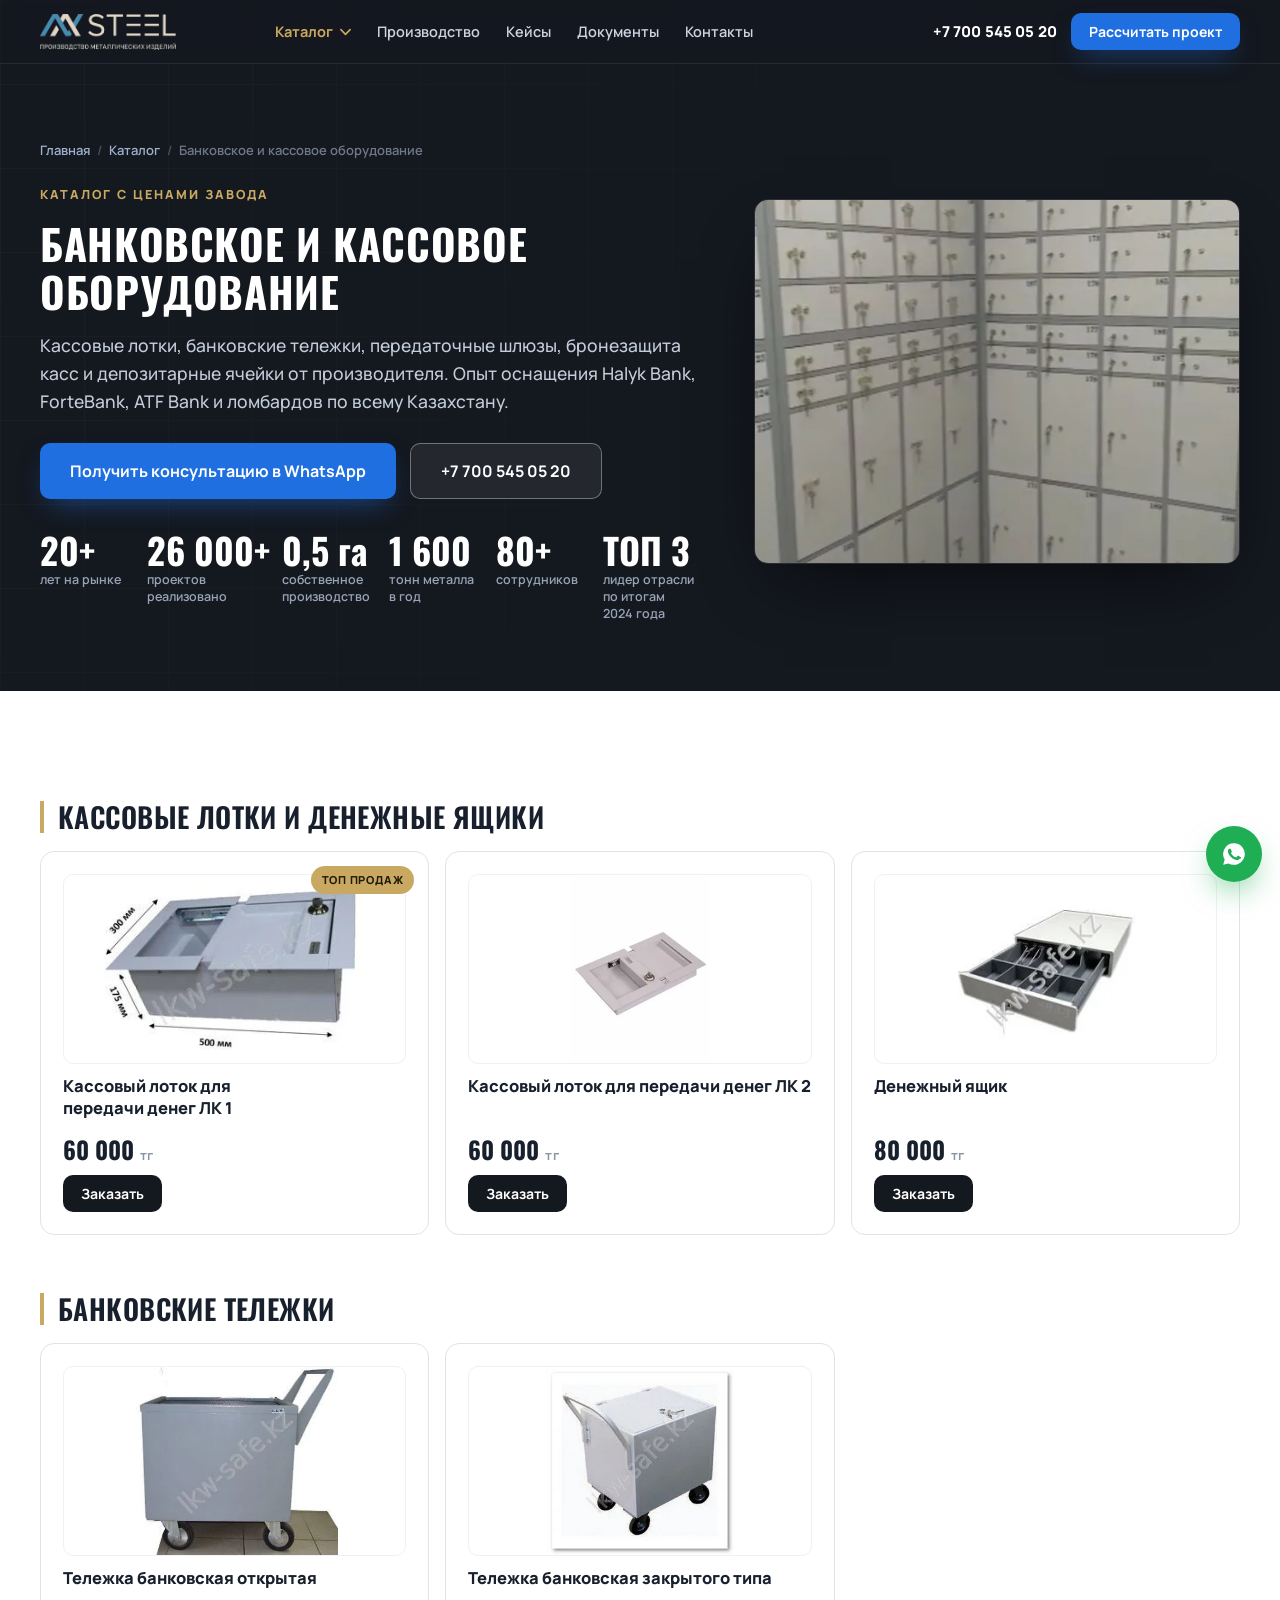
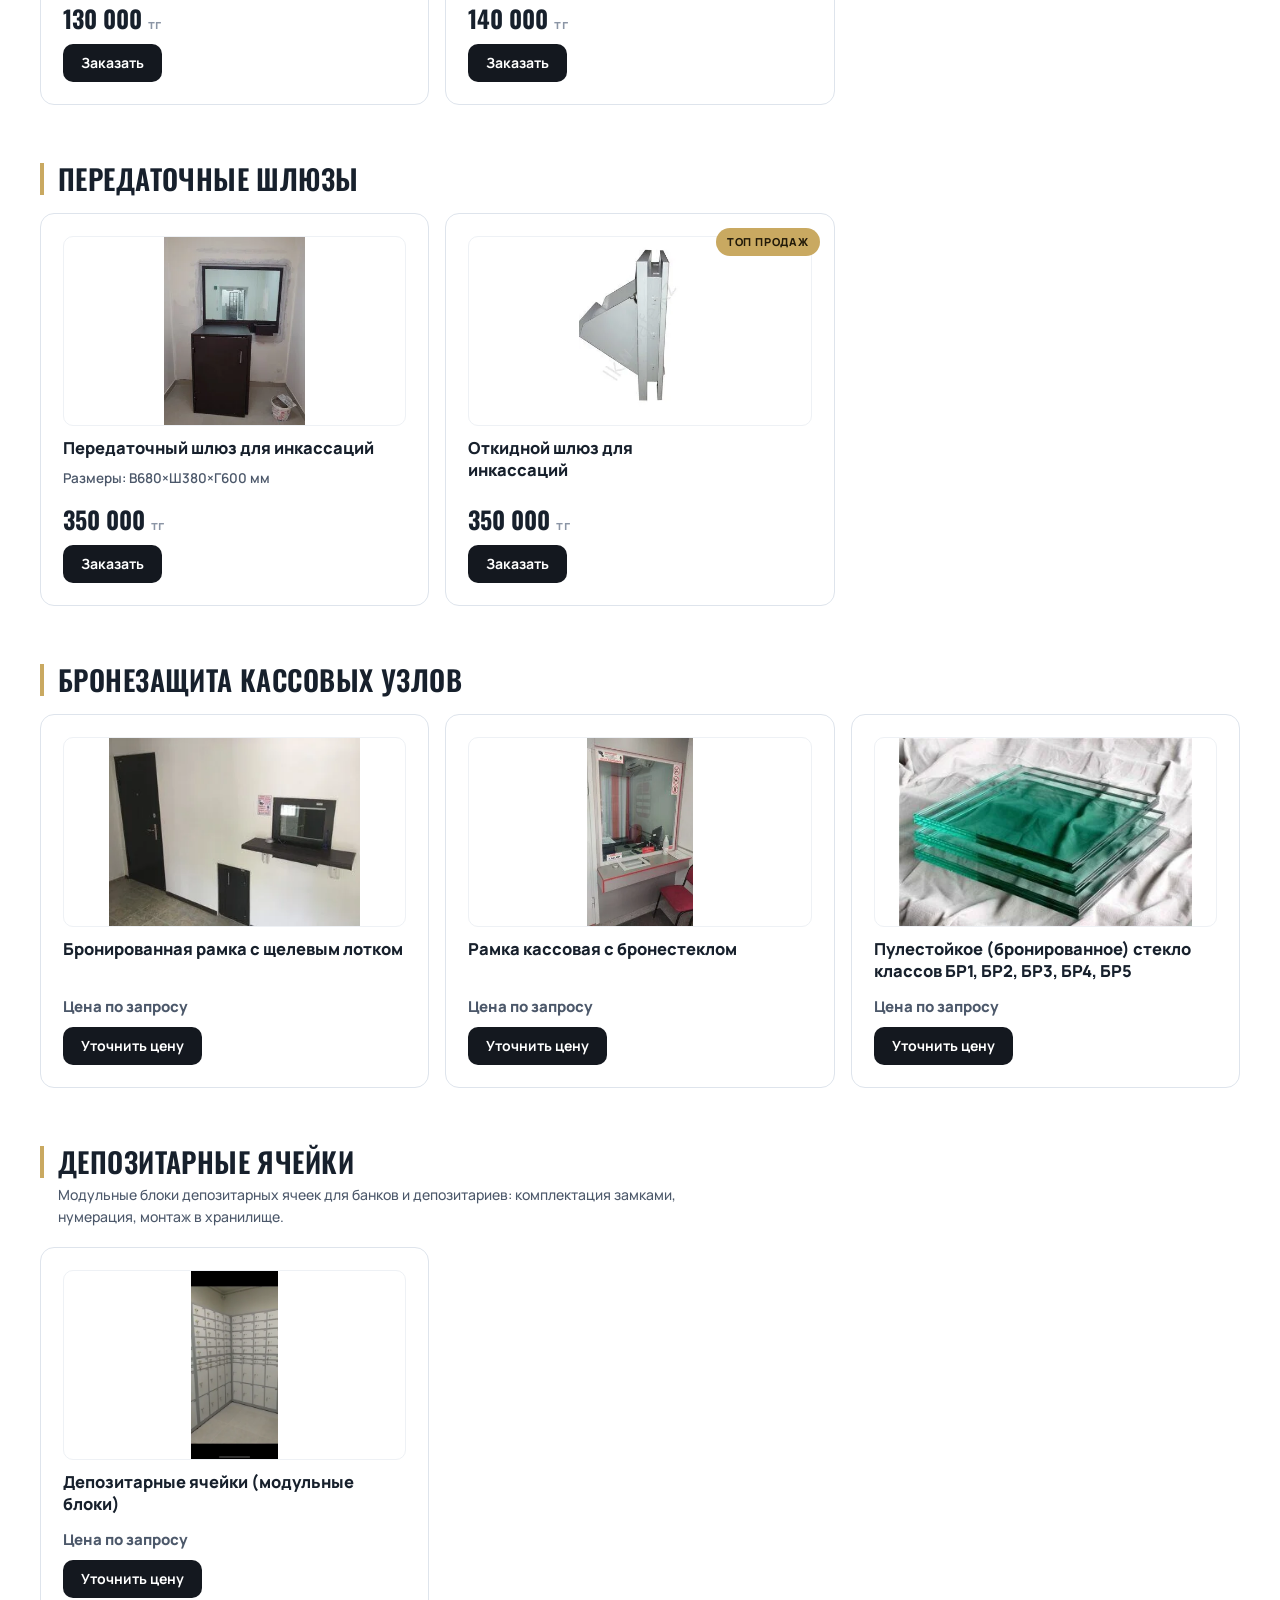
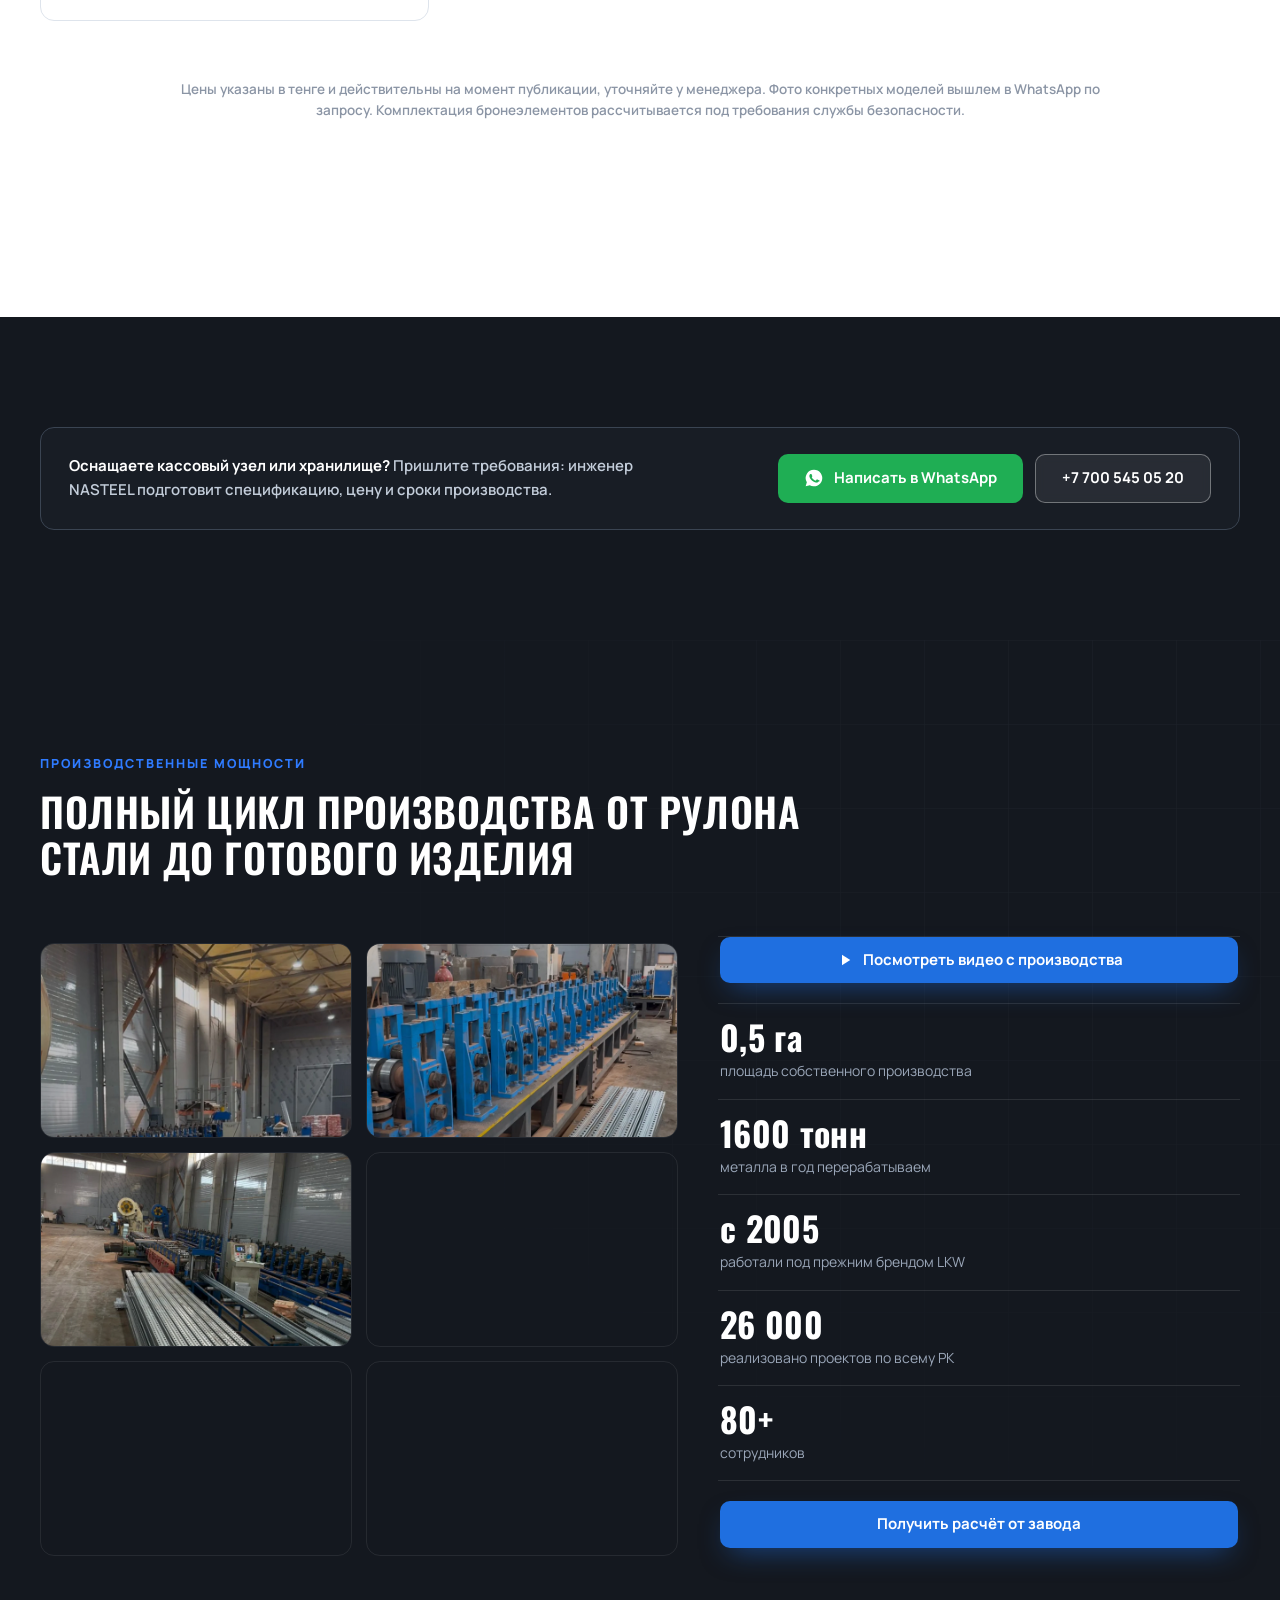
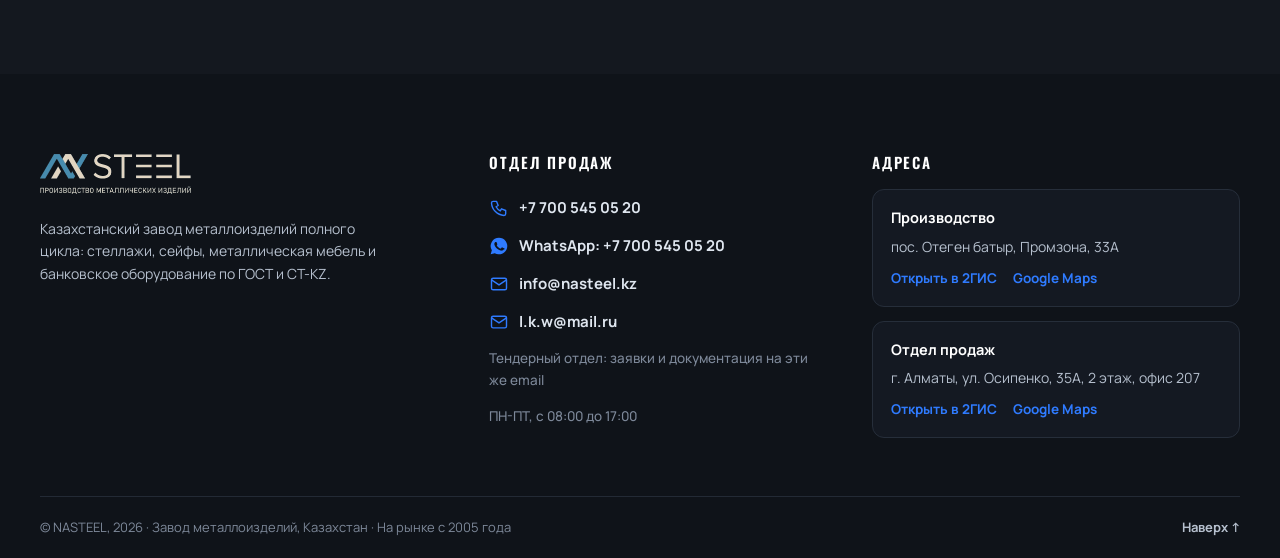
<file: bankovskoe.html>
<!DOCTYPE html>
<html lang="ru">
<head>
<meta charset="UTF-8">
<meta name="viewport" content="width=device-width, initial-scale=1.0">
<!-- Google tag (gtag.js) - Google Ads AW-800300971 -->
<script async src="https://www.googletagmanager.com/gtag/js?id=AW-800300971"></script>
<script>
  window.dataLayer = window.dataLayer || [];
  function gtag(){dataLayer.push(arguments);}
  gtag('js', new Date());
  gtag('config', 'AW-800300971');

  /* Конверсии Google Ads на реальные действия (анти-бот + дедуп за сессию).
     Определяем window.on* ДО script.js: там стабы через ||, наши выигрывают. */
  (function(){
    var CONV = {
      phone:    'AW-800300971/PwCKCNL0jvEcEKu_zv0C', // Click to call
      form:     'AW-800300971/KeWCCP7WjfEcEKu_zv0C', // Submit lead form
      whatsapp: 'AW-800300971/KFuyCLnijfEcEKu_zv0C'  // Contact (WhatsApp)
    };
    var human = false;
    ['pointerdown','pointermove','touchstart','scroll','keydown','wheel'].forEach(function(ev){
      window.addEventListener(ev, function(){ human = true; }, { once:true, passive:true });
    });
    function isBot(){ return !!navigator.webdriver || !human; }
    function fire(key){
      var sendTo = CONV[key];
      if(!sendTo || typeof gtag !== 'function' || isBot()) return;
      try{ var k = 'nasteel_conv_' + key; if(sessionStorage.getItem(k)) return; sessionStorage.setItem(k,'1'); }catch(e){}
      gtag('event','conversion',{ 'send_to':sendTo, 'value':1.0, 'currency':'USD' });
    }
    window.onPhoneClick    = function(){ fire('phone'); };
    window.onWhatsAppClick = function(){ fire('whatsapp'); };
    window.onLeadSubmit    = function(){ fire('form'); };
    window.gtag_report_conversion = function(url){
      fire('phone');
      if(typeof url !== 'undefined'){ setTimeout(function(){ window.location = url; }, 200); }
      return false;
    };
  })();
</script>

<title>Банковское и кассовое оборудование NASTEEL | Цены завода</title>
<meta name="description" content="Банковское и кассовое оборудование от завода NASTEEL: кассовые лотки от 60 000 тг, банковские тележки, передаточные шлюзы, пулестойкое стекло БР1-БР5, депозитарные ячейки. Доставка по Казахстану.">
<link rel="canonical" href="https://nasteel.kz/bankovskoe.html">
<meta name="theme-color" content="#14181f">

<meta property="og:type" content="website">
<meta property="og:site_name" content="NASTEEL">
<meta property="og:locale" content="ru_RU">
<meta property="og:title" content="Банковское и кассовое оборудование NASTEEL | Цены завода">
<meta property="og:description" content="Банковское и кассовое оборудование от завода NASTEEL: кассовые лотки от 60 000 тг, банковские тележки, передаточные шлюзы, пулестойкое стекло БР1-БР5, депозитарные ячейки. Доставка по Казахстану.">
<meta property="og:url" content="https://nasteel.kz/bankovskoe.html">
<meta property="og:image" content="https://nasteel.kz/assets/og-image.png">
<meta property="og:image:width" content="1200">
<meta property="og:image:height" content="630">
<meta name="twitter:card" content="summary_large_image">

<link rel="icon" type="image/png" sizes="32x32" href="assets/favicon-32.png">
<link rel="icon" type="image/png" sizes="48x48" href="assets/favicon-48.png">
<link rel="apple-touch-icon" href="assets/apple-touch-icon.png">

<link rel="preconnect" href="https://fonts.googleapis.com">
<link rel="preconnect" href="https://fonts.gstatic.com" crossorigin>
<link href="https://fonts.googleapis.com/css2?family=Oswald:wght@500;600;700&family=Manrope:wght@400;500;600;700;800&display=swap" rel="stylesheet">

<link rel="stylesheet" href="styles.css?v=14">
</head>
<body>

<a class="skip-link" href="#main">К содержимому</a>

<header class="site-header" id="siteHeader">
  <div class="container header-inner">
    <a href="index.html" class="brand" aria-label="NASTEEL, на главную">
      <img class="brand-logo" src="assets/logo.png" alt="NASTEEL" width="150" height="37">
    </a>
    <nav class="main-nav" id="mainNav" aria-label="Основная навигация">
      <div class="nav-dd">
        <button class="nav-dd-btn" type="button" aria-expanded="false" aria-haspopup="true">Каталог<svg class="dd-caret" viewBox="0 0 12 8" aria-hidden="true"><path d="M1 1.5l5 5 5-5" fill="none" stroke="currentColor" stroke-width="1.8" stroke-linecap="round" stroke-linejoin="round"/></svg></button>
        <ul class="nav-dd-menu">
          <li class="nav-sub">
            <button class="nav-sub-btn" type="button" aria-expanded="false" aria-haspopup="true">Стеллажи<svg class="dd-caret" viewBox="0 0 12 8" aria-hidden="true"><path d="M1 1.5l5 5 5-5" fill="none" stroke="currentColor" stroke-width="1.8" stroke-linecap="round" stroke-linejoin="round"/></svg></button>
            <ul class="nav-sub-menu">
              <li><a href="stellazhi-palletnye.html">Паллетные стеллажи</a></li>
              <li><a href="stellazhi-mezoninnye.html">Мезонинные стеллажи</a></li>
              <li><a href="stellazhi-srednegruzovye.html">Средне-грузовые стеллажи</a></li>
              <li><a href="stellazhi-konsolnye.html">Консольные стеллажи</a></li>
              <li><a href="stellazhi-torgovye.html">Торговые стеллажи</a></li>
              <li><a href="stellazhi-polochnye-zacep.html">Полочные стеллажи на зацепах</a></li>
              <li><a href="stellazhi-polochnye-oblegchennye.html">Полочные облегчённые стеллажи</a></li>
            </ul>
          </li>
          <li><a href="seyfy.html">Сейфы</a></li>
          <li><a href="bronedveri.html">Бронированные двери</a></li>
          <li><a href="bankovskoe.html">Банковское и кассовое оборудование</a></li>
          <li><a href="mebel.html">Металлическая мебель</a></li>
          <li><a href="samonesushchie-sklady.html">Самонесущие склады</a></li>
          <li><a href="uslugi.html">Услуги</a></li>
        </ul>
      </div>
      <a href="index.html#proizvodstvo">Производство</a>
      <a href="index.html#kejsy">Кейсы</a>
      <a href="index.html#sertifikaty">Документы</a>
      <a href="index.html#kontakty">Контакты</a>
    </nav>
    <div class="header-actions">
      <a class="header-phone" href="tel:+77005450520" data-track="phone">+7 700 545 05 20</a>
      <a class="btn btn-accent btn-sm" href="index.html#raschet" data-track="cta" data-cta="header">Рассчитать проект</a>
      <button class="burger" id="burger" aria-label="Открыть меню" aria-expanded="false" aria-controls="mainNav">
        <span></span><span></span><span></span>
      </button>
    </div>
  </div>
</header>

<main id="top">
  <section class="page-hero">
    <div class="container page-hero-grid">
      <div>
        <nav aria-label="Хлебные крошки"><ol class="breadcrumb">
        <li><a href="index.html">Главная</a></li>
        <li><a href="index.html#katalog">Каталог</a></li>
        <li aria-current="page">Банковское и кассовое оборудование</li>
      </ol></nav>
        <p class="page-eyebrow">Каталог с ценами завода</p>
        <h1>Банковское и кассовое оборудование</h1>
        <p class="page-lead">Кассовые лотки, банковские тележки, передаточные шлюзы, бронезащита касс и депозитарные ячейки от производителя. Опыт оснащения Halyk Bank, ForteBank, ATF Bank и ломбардов по всему Казахстану.</p>
        <div class="hero-cta">
          <a class="btn btn-accent btn-lg" href="https://wa.me/77005450520" target="_blank" rel="noopener" data-track="whatsapp" data-wa="page-hero" data-wa-product="Банковское и кассовое оборудование NASTEEL">Получить консультацию в WhatsApp</a>
          <a class="btn btn-ghost btn-lg" href="tel:+77005450520" data-track="phone">+7 700 545 05 20</a>
        </div>
      <div class="page-stats" aria-label="Показатели завода">
        <div class="stat"><b>20+</b><span>лет на рынке</span></div>
        <div class="stat"><b>26 000+</b><span>проектов реализовано</span></div>
        <div class="stat"><b>0,5 га</b><span>собственное производство</span></div>
        <div class="stat"><b>1 600</b><span>тонн металла в год</span></div>
        <div class="stat"><b>80+</b><span>сотрудников</span></div>
        <div class="stat"><b>ТОП 3</b><span>лидер отрасли по итогам 2024 года</span></div>
      </div>
      </div>
      <div class="page-hero-media reveal">
        <img src="assets/photos/p02.webp" alt="Депозитарные ячейки NASTEEL в банковском хранилище" width="644" height="1400" decoding="async">
      </div>
    </div>
  </section>

  <section class="section section-light" id="main">
    <div class="container">
      <div class="shop-group">
        <h2>Кассовые лотки и денежные ящики</h2>
        <div class="shop-grid">
        <article class="p-card reveal">
          <img class="p-photo" src="assets/catalog/bankovskoe-01.webp" alt="Кассовый лоток для передачи денег ЛК 1" loading="lazy" decoding="async">
          <span class="p-badge">Топ продаж</span>
          <h3>Кассовый лоток для передачи денег ЛК 1</h3>
          <p class="p-price">60 000 <small>тг</small></p>
          <a class="btn btn-dark btn-sm" href="https://wa.me/77005450520" target="_blank" rel="noopener" data-track="whatsapp" data-wa="product" data-wa-product="Кассовый лоток для передачи денег ЛК 1">Заказать</a>
        </article>
        <article class="p-card reveal">
          <img class="p-photo" src="assets/catalog/bankovskoe-02.webp" alt="Кассовый лоток для передачи денег ЛК 2" loading="lazy" decoding="async">
          <h3>Кассовый лоток для передачи денег ЛК 2</h3>
          <p class="p-price">60 000 <small>тг</small></p>
          <a class="btn btn-dark btn-sm" href="https://wa.me/77005450520" target="_blank" rel="noopener" data-track="whatsapp" data-wa="product" data-wa-product="Кассовый лоток для передачи денег ЛК 2">Заказать</a>
        </article>
        <article class="p-card reveal">
          <img class="p-photo" src="assets/catalog/bankovskoe-03.webp" alt="Денежный ящик" loading="lazy" decoding="async">
          <h3>Денежный ящик</h3>
          <p class="p-price">80 000 <small>тг</small></p>
          <a class="btn btn-dark btn-sm" href="https://wa.me/77005450520" target="_blank" rel="noopener" data-track="whatsapp" data-wa="product" data-wa-product="Денежный ящик">Заказать</a>
        </article>
        </div>
      </div>
      <div class="shop-group">
        <h2>Банковские тележки</h2>
        <div class="shop-grid">
        <article class="p-card reveal">
          <img class="p-photo" src="assets/catalog/bankovskoe-04.webp" alt="Тележка банковская открытая" loading="lazy" decoding="async">
          <h3>Тележка банковская открытая</h3>
          <p class="p-price">130 000 <small>тг</small></p>
          <a class="btn btn-dark btn-sm" href="https://wa.me/77005450520" target="_blank" rel="noopener" data-track="whatsapp" data-wa="product" data-wa-product="Тележка банковская открытая">Заказать</a>
        </article>
        <article class="p-card reveal">
          <img class="p-photo" src="assets/catalog/bankovskoe-05.webp" alt="Тележка банковская закрытого типа" loading="lazy" decoding="async">
          <h3>Тележка банковская закрытого типа</h3>
          <p class="p-price">140 000 <small>тг</small></p>
          <a class="btn btn-dark btn-sm" href="https://wa.me/77005450520" target="_blank" rel="noopener" data-track="whatsapp" data-wa="product" data-wa-product="Тележка банковская закрытого типа">Заказать</a>
        </article>
        </div>
      </div>
      <div class="shop-group">
        <h2>Передаточные шлюзы</h2>
        <div class="shop-grid">
        <article class="p-card reveal">
          <img class="p-photo" src="assets/catalog/bankovskoe-06.webp" alt="Передаточный шлюз для инкассаций" loading="lazy" decoding="async">
          <h3>Передаточный шлюз для инкассаций</h3>
          <p class="p-size">Размеры: В680×Ш380×Г600 мм</p>
          <p class="p-price">350 000 <small>тг</small></p>
          <a class="btn btn-dark btn-sm" href="https://wa.me/77005450520" target="_blank" rel="noopener" data-track="whatsapp" data-wa="product" data-wa-product="Передаточный шлюз для инкассаций">Заказать</a>
        </article>
        <article class="p-card reveal">
          <img class="p-photo" src="assets/catalog/bankovskoe-07.webp" alt="Откидной шлюз для инкассаций" loading="lazy" decoding="async">
          <span class="p-badge">Топ продаж</span>
          <h3>Откидной шлюз для инкассаций</h3>
          <p class="p-price">350 000 <small>тг</small></p>
          <a class="btn btn-dark btn-sm" href="https://wa.me/77005450520" target="_blank" rel="noopener" data-track="whatsapp" data-wa="product" data-wa-product="Откидной шлюз для инкассаций">Заказать</a>
        </article>
        </div>
      </div>
      <div class="shop-group">
        <h2>Бронезащита кассовых узлов</h2>
        <div class="shop-grid">
        <article class="p-card reveal">
          <img class="p-photo" src="assets/catalog/bankovskoe-08.webp" alt="Бронированная рамка с щелевым лотком" loading="lazy" decoding="async">
          <h3>Бронированная рамка с щелевым лотком</h3>
          <p class="p-price p-price-req">Цена по запросу</p>
          <a class="btn btn-dark btn-sm" href="https://wa.me/77005450520" target="_blank" rel="noopener" data-track="whatsapp" data-wa="product" data-wa-product="Бронированная рамка с щелевым лотком">Уточнить цену</a>
        </article>
        <article class="p-card reveal">
          <img class="p-photo" src="assets/catalog/bankovskoe-09.webp" alt="Рамка кассовая с бронестеклом" loading="lazy" decoding="async">
          <h3>Рамка кассовая с бронестеклом</h3>
          <p class="p-price p-price-req">Цена по запросу</p>
          <a class="btn btn-dark btn-sm" href="https://wa.me/77005450520" target="_blank" rel="noopener" data-track="whatsapp" data-wa="product" data-wa-product="Рамка кассовая с бронестеклом">Уточнить цену</a>
        </article>
        <article class="p-card reveal">
          <img class="p-photo" src="assets/catalog/bankovskoe-10.webp" alt="Пулестойкое (бронированное) стекло классов БР1, БР2, БР3, БР4, БР5" loading="lazy" decoding="async">
          <h3>Пулестойкое (бронированное) стекло классов БР1, БР2, БР3, БР4, БР5</h3>
          <p class="p-price p-price-req">Цена по запросу</p>
          <a class="btn btn-dark btn-sm" href="https://wa.me/77005450520" target="_blank" rel="noopener" data-track="whatsapp" data-wa="product" data-wa-product="Пулестойкое (бронированное) стекло классов БР1, БР2, БР3, БР4, БР5">Уточнить цену</a>
        </article>
        </div>
      </div>
      <div class="shop-group">
        <h2>Депозитарные ячейки</h2>
      <p class="shop-group-note">Модульные блоки депозитарных ячеек для банков и депозитариев: комплектация замками, нумерация, монтаж в хранилище.</p>
        <div class="shop-grid">
        <article class="p-card reveal">
          <img class="p-photo" src="assets/catalog/bankovskoe-depozit.webp" alt="Депозитарные ячейки (модульные блоки)" loading="lazy" decoding="async">
          <h3>Депозитарные ячейки (модульные блоки)</h3>
          <p class="p-price p-price-req">Цена по запросу</p>
          <a class="btn btn-dark btn-sm" href="https://wa.me/77005450520" target="_blank" rel="noopener" data-track="whatsapp" data-wa="product" data-wa-product="Депозитарные ячейки (модульные блоки)">Уточнить цену</a>
        </article>
        </div>
      </div>
      <p class="price-note">Цены указаны в тенге и действительны на момент публикации, уточняйте у менеджера. Фото конкретных моделей вышлем в WhatsApp по запросу. Комплектация бронеэлементов рассчитывается под требования службы безопасности.</p>
    </div>
  </section>

  <section class="section section-dark">
    <div class="container">
      <div class="cta-band reveal">
        <p><b>Оснащаете кассовый узел или хранилище?</b> Пришлите требования: инженер NASTEEL подготовит спецификацию, цену и сроки производства.</p>
        <div class="cta-actions">
          <a class="btn btn-wa" href="https://wa.me/77005450520" target="_blank" rel="noopener" data-track="whatsapp" data-wa="page-cta" data-wa-product="Банковское и кассовое оборудование NASTEEL"><svg class="ic" viewBox="0 0 24 24"><path d="M12 2a10 10 0 0 0-8.6 15.1L2 22l5-1.3A10 10 0 1 0 12 2zm5.4 14.1c-.2.7-1.3 1.3-1.9 1.4-.5.1-1.1.2-3.3-.7-2.8-1.2-4.6-4-4.7-4.2-.1-.2-1.1-1.5-1.1-2.9s.7-2 .9-2.3c.2-.3.5-.3.7-.3h.5c.2 0 .4 0 .6.5s.8 1.9.8 2c.1.1.1.3 0 .5l-.4.7c-.1.2-.3.4-.1.7.2.3.8 1.3 1.7 2.1 1.2 1.1 2.2 1.4 2.5 1.5.3.1.5.1.7-.1l1-1.2c.2-.3.4-.2.7-.1l2 1c.3.1.5.2.6.3 0 .2 0 .7-.2 1.1z" fill="currentColor"/></svg>Написать в WhatsApp</a>
          <a class="btn btn-ghost" href="tel:+77005450520" data-track="phone">+7 700 545 05 20</a>
        </div>
      </div>
    </div>
  </section>
  
  <!-- ПРОИЗВОДСТВО (с главной) -->
  <section class="section section-dark production" id="proizvodstvo">
    <div class="container">
      <div class="section-head reveal">
        <p class="section-eyebrow">Производственные мощности</p>
        <h2>Полный цикл производства от рулона стали до готового изделия</h2>
      </div>

            <div class="prod-showcase">
        <div class="prod-gallery-col">
        <div class="prod-gallery prod-gallery--grid reveal">
          <img src="assets/photos/prod-liniya-prokata.webp" alt="Автоматическая линия проката профиля в цехе NASTEEL" loading="lazy" decoding="async" width="1080" height="1920">
          <img src="assets/photos/prod-stan.webp" alt="Прокатный стан для производства перфорированного профиля NASTEEL" loading="lazy" decoding="async" width="1080" height="1440">
          <img src="assets/photos/prod-profil.webp" alt="Готовый оцинкованный профиль на производственной линии NASTEEL" loading="lazy" decoding="async" width="1080" height="1440">
          <img src="assets/photos/prod-svarka.webp" alt="Сварочный участок цеха металлоконструкций NASTEEL" loading="lazy" decoding="async" width="1080" height="1440">
          <img src="assets/photos/prod-lazer.webp" alt="Станок лазерной резки металла Bodor в цехе NASTEEL" loading="lazy" decoding="async" width="1280" height="1024">
          <img src="assets/photos/prod-zavod-aero.webp" alt="Производственный комплекс NASTEEL, вид с высоты" loading="lazy" decoding="async" width="1400" height="1050">
        </div>
        </div>
        <ul class="prod-stats reveal" role="list">
          <li class="prod-cta prod-cta--top"><a class="btn btn-accent prod-video-btn" href="https://www.youtube.com/watch?v=28wzi3sIFuY" target="_blank" rel="noopener" data-track="video" data-video="youtube-proizvodstvo">
            <svg viewBox="0 0 24 24" width="18" height="18" fill="currentColor" aria-hidden="true"><path d="M8 5v14l11-7z"/></svg>
            Посмотреть видео с производства
          </a></li>
          <li><b>0,5 га</b><span>площадь собственного производства</span></li>
          <li><b>1600 тонн</b><span>металла в год перерабатываем</span></li>
          <li><b>с 2005</b><span>работали под прежним брендом LKW</span></li>
          <li><b>26 000</b><span>реализовано проектов по всему РК</span></li>
          <li><b>80+</b><span>сотрудников</span></li>
          <li class="prod-cta"><a class="btn btn-accent" href="index.html#raschet" data-track="cta" data-cta="production">Получить расчёт от завода</a></li>
        </ul>
      </div>

    </div>
  </section>

<footer class="footer" id="kontakty">
    <div class="container">
      <div class="footer-grid">
        <div class="footer-col footer-brand">
          <a href="index.html" class="brand"><img class="brand-logo" src="assets/logo.png" alt="NASTEEL" width="150" height="37"></a>
          <p>Казахстанский завод металлоизделий полного цикла: стеллажи, сейфы, металлическая мебель и банковское оборудование по ГОСТ и СТ-KZ.</p>
        </div>

        <div class="footer-col">
          <h3>Отдел продаж</h3>
          <a class="footer-line" href="tel:+77005450520" data-track="phone"><svg class="ic" viewBox="0 0 24 24"><path d="M5 4h4l2 5-2.5 1.5a12 12 0 0 0 5 5L15 13l5 2v4a2 2 0 0 1-2 2A16 16 0 0 1 3 6a2 2 0 0 1 2-2z" fill="none" stroke="currentColor" stroke-width="1.7" stroke-linejoin="round"/></svg>+7 700 545 05 20</a>
          <a class="footer-line" href="https://wa.me/77005450520" target="_blank" rel="noopener" data-track="whatsapp" data-wa="footer">
            <svg class="ic" viewBox="0 0 24 24"><path d="M12 2a10 10 0 0 0-8.6 15.1L2 22l5-1.3A10 10 0 1 0 12 2zm5.4 14.1c-.2.7-1.3 1.3-1.9 1.4-.5.1-1.1.2-3.3-.7-2.8-1.2-4.6-4-4.7-4.2-.1-.2-1.1-1.5-1.1-2.9s.7-2 .9-2.3c.2-.3.5-.3.7-.3h.5c.2 0 .4 0 .6.5s.8 1.9.8 2c.1.1.1.3 0 .5l-.4.7c-.1.2-.3.4-.1.7.2.3.8 1.3 1.7 2.1 1.2 1.1 2.2 1.4 2.5 1.5.3.1.5.1.7-.1l1-1.2c.2-.3.4-.2.7-.1l2 1c.3.1.5.2.6.3 0 .2 0 .7-.2 1.1z" fill="currentColor"/></svg>
            WhatsApp: +7 700 545 05 20
          </a>
          <a class="footer-line" href="mailto:info@nasteel.kz" data-track="email"><svg class="ic" viewBox="0 0 24 24"><rect x="3" y="5" width="18" height="14" rx="2" fill="none" stroke="currentColor" stroke-width="1.7"/><path d="M3 7l9 6 9-6" fill="none" stroke="currentColor" stroke-width="1.7"/></svg>info@nasteel.kz</a>
          <a class="footer-line" href="mailto:l.k.w@mail.ru" data-track="email"><svg class="ic" viewBox="0 0 24 24"><rect x="3" y="5" width="18" height="14" rx="2" fill="none" stroke="currentColor" stroke-width="1.7"/><path d="M3 7l9 6 9-6" fill="none" stroke="currentColor" stroke-width="1.7"/></svg>l.k.w@mail.ru</a>
          <p class="footer-line footer-muted">Тендерный отдел: заявки и документация на эти же email</p>
          <p class="footer-line footer-muted">ПН-ПТ, с 08:00 до 17:00</p>
        </div>

        <div class="footer-col">
          <h3>Адреса</h3>
          <div class="addr-card">
            <b>Производство</b>
            <p>пос. Отеген батыр, Промзона, 33А</p>
            <div class="addr-links">
              <a href="https://2gis.kz/almaty/search/%D0%9E%D1%82%D0%B5%D0%B3%D0%B5%D0%BD%20%D0%B1%D0%B0%D1%82%D1%8B%D1%80%2C%20%D0%9F%D1%80%D0%BE%D0%BC%D0%B7%D0%BE%D0%BD%D0%B0%2033%D0%90" target="_blank" rel="noopener" data-track="map" data-map="2gis-proizvodstvo">Открыть в 2ГИС</a>
              <a href="https://maps.google.com/?q=%D0%9E%D1%82%D0%B5%D0%B3%D0%B5%D0%BD%20%D0%B1%D0%B0%D1%82%D1%8B%D1%80%2C%20%D0%9F%D1%80%D0%BE%D0%BC%D0%B7%D0%BE%D0%BD%D0%B0%2033%D0%90" target="_blank" rel="noopener" data-track="map" data-map="google-proizvodstvo">Google Maps</a>
            </div>
          </div>
          <div class="addr-card">
            <b>Отдел продаж</b>
            <p>г. Алматы, ул. Осипенко, 35А, 2 этаж, офис 207</p>
            <div class="addr-links">
              <a href="https://2gis.kz/almaty/search/%D0%90%D0%BB%D0%BC%D0%B0%D1%82%D1%8B%2C%20%D0%9E%D1%81%D0%B8%D0%BF%D0%B5%D0%BD%D0%BA%D0%BE%2035%D0%90" target="_blank" rel="noopener" data-track="map" data-map="2gis-osipenko">Открыть в 2ГИС</a>
              <a href="https://maps.google.com/?q=%D0%90%D0%BB%D0%BC%D0%B0%D1%82%D1%8B%2C%20%D0%9E%D1%81%D0%B8%D0%BF%D0%B5%D0%BD%D0%BA%D0%BE%2035%D0%90" target="_blank" rel="noopener" data-track="map" data-map="google-osipenko">Google Maps</a>
            </div>
          </div>
        </div>
      </div>

      <div class="footer-bottom">
        <p>© NASTEEL, 2026 · Завод металлоизделий, Казахстан · На рынке с 2005 года</p>
        <a href="#top" class="to-top">Наверх ↑</a>
      </div>
    </div>
  </footer>

</main>

<a class="fab-wa" href="https://wa.me/77005450520?text=%D0%97%D0%B4%D1%80%D0%B0%D0%B2%D1%81%D1%82%D0%B2%D1%83%D0%B9%D1%82%D0%B5%21%20%D0%9F%D0%B8%D1%88%D1%83%20%D1%81%20%D1%81%D0%B0%D0%B9%D1%82%D0%B0%20nasteel.kz" target="_blank" rel="noopener" aria-label="Написать в WhatsApp" data-track="whatsapp" data-wa="fab">
  <svg viewBox="0 0 24 24" width="26" height="26"><path d="M12 2a10 10 0 0 0-8.6 15.1L2 22l5-1.3A10 10 0 1 0 12 2zm5.4 14.1c-.2.7-1.3 1.3-1.9 1.4-.5.1-1.1.2-3.3-.7-2.8-1.2-4.6-4-4.7-4.2-.1-.2-1.1-1.5-1.1-2.9s.7-2 .9-2.3c.2-.3.5-.3.7-.3h.5c.2 0 .4 0 .6.5s.8 1.9.8 2c.1.1.1.3 0 .5l-.4.7c-.1.2-.3.4-.1.7.2.3.8 1.3 1.7 2.1 1.2 1.1 2.2 1.4 2.5 1.5.3.1.5.1.7-.1l1-1.2c.2-.3.4-.2.7-.1l2 1c.3.1.5.2.6.3 0 .2 0 .7-.2 1.1z" fill="currentColor"/></svg>
</a>

<script src="script.js?v=2" defer></script>
</body>
</html>
</file>
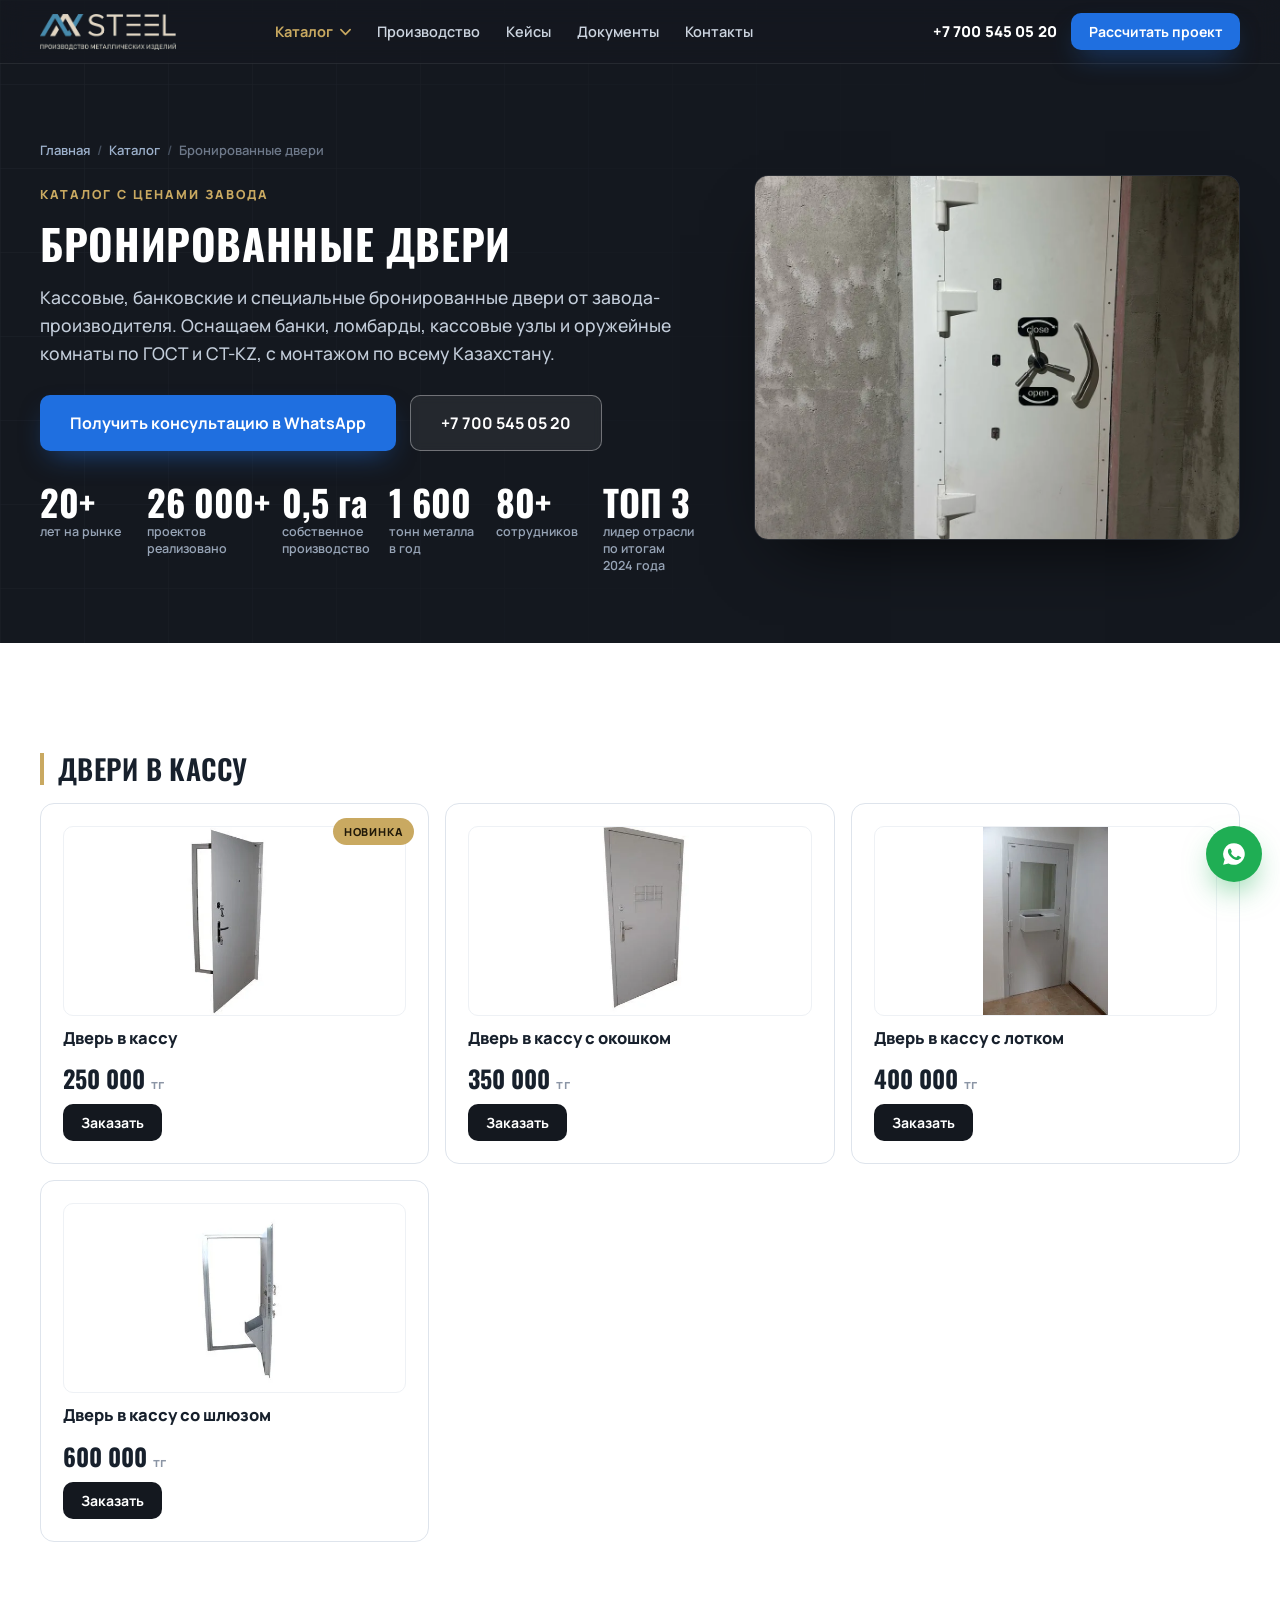
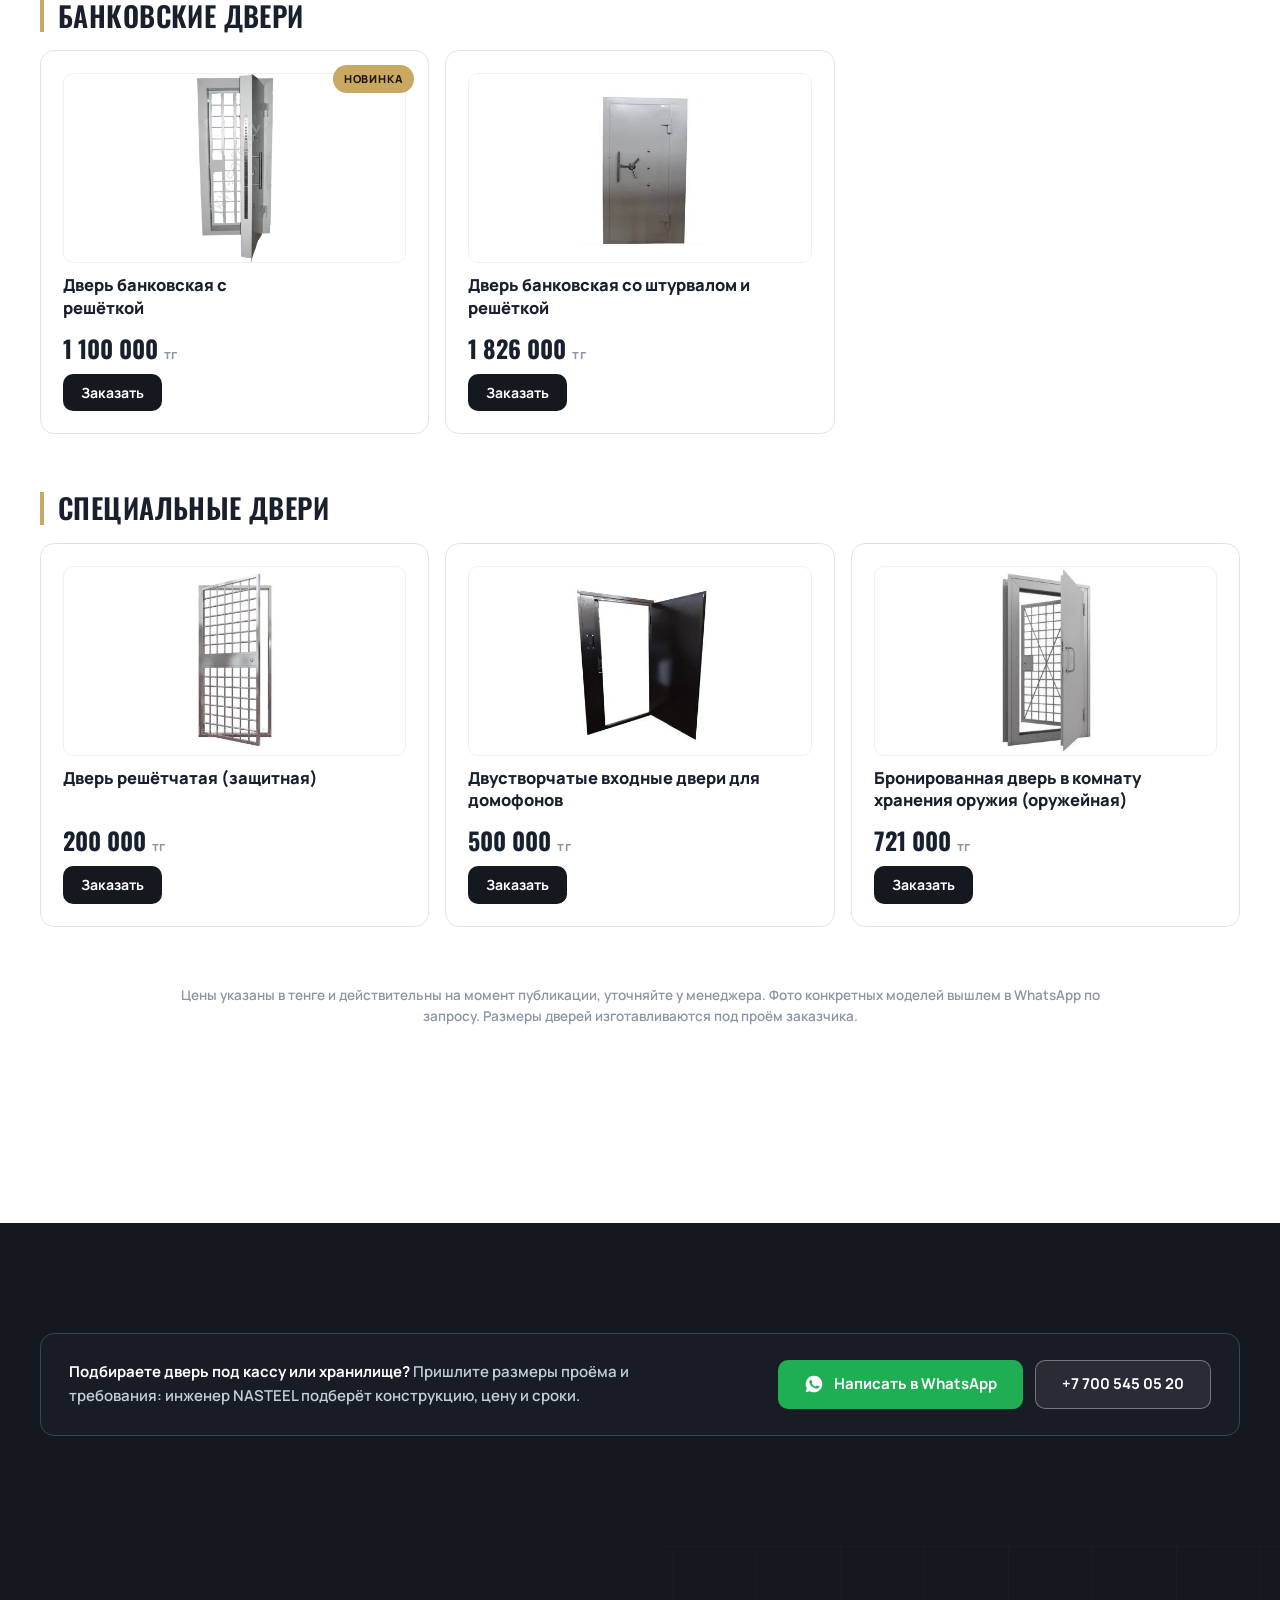
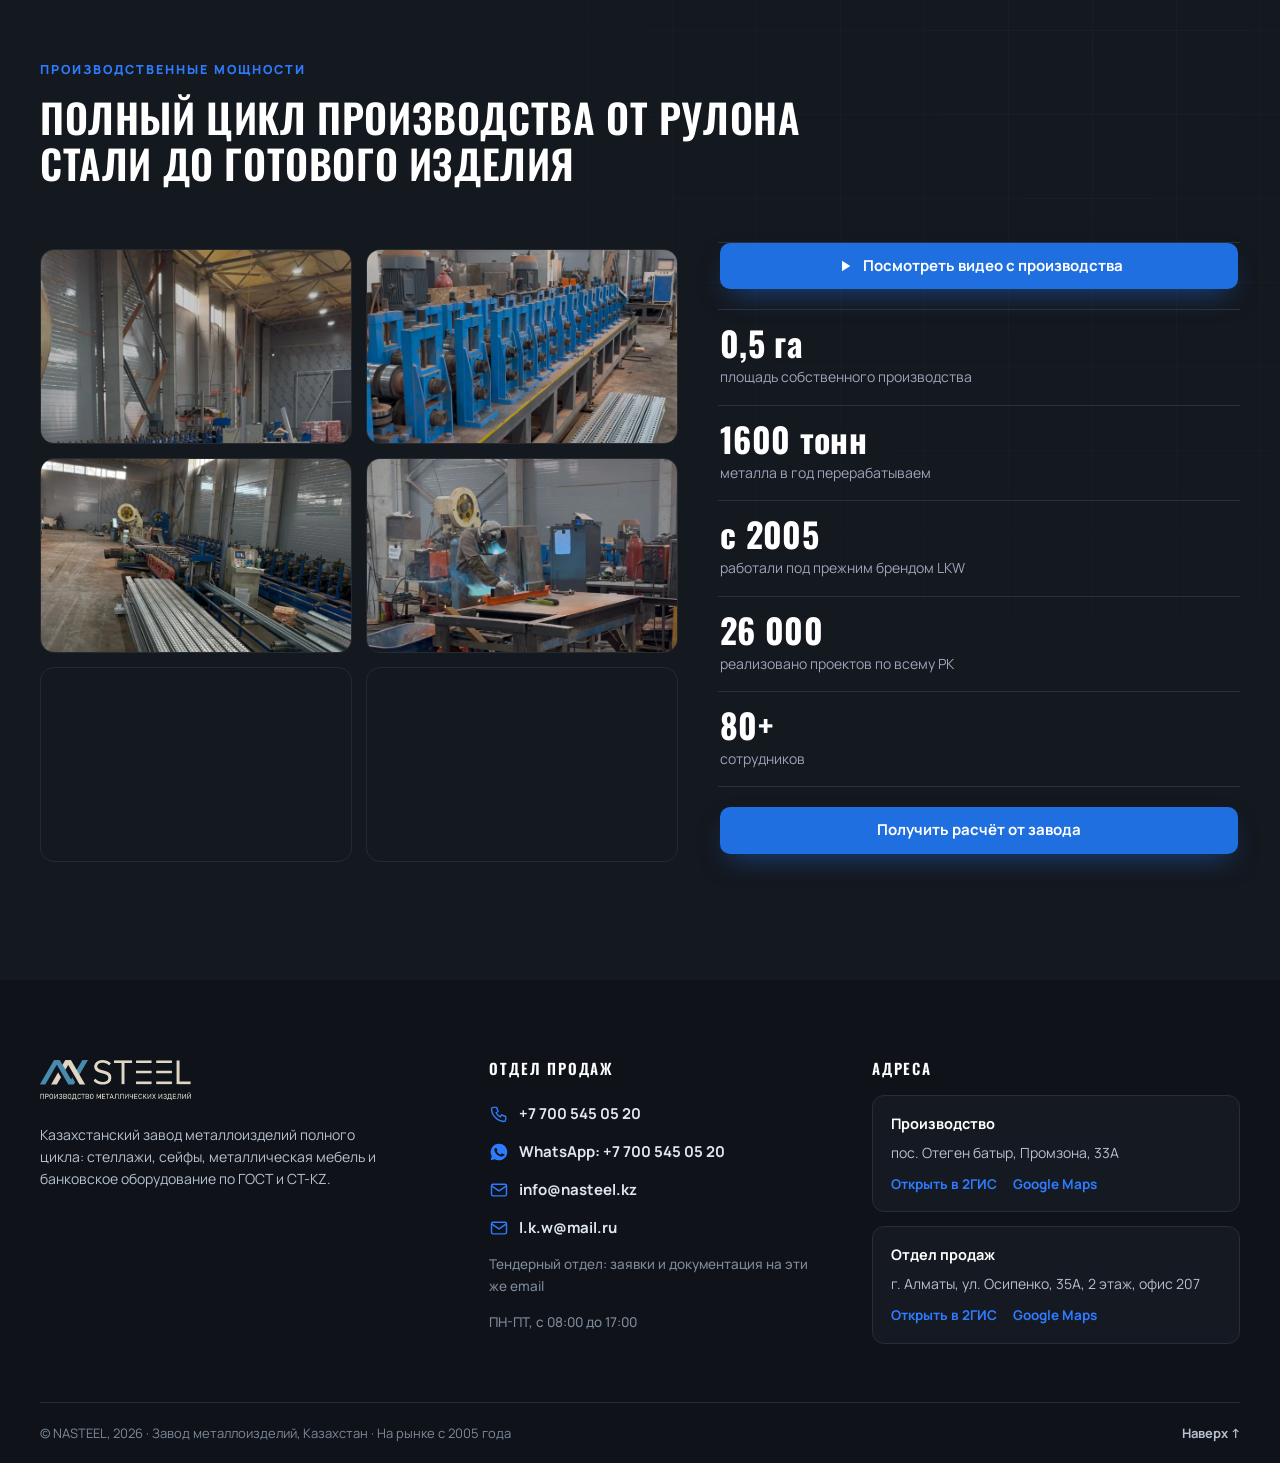
<file: bronedveri.html>
<!DOCTYPE html>
<html lang="ru">
<head>
<meta charset="UTF-8">
<meta name="viewport" content="width=device-width, initial-scale=1.0">
<!-- Google tag (gtag.js) - Google Ads AW-800300971 -->
<script async src="https://www.googletagmanager.com/gtag/js?id=AW-800300971"></script>
<script>
  window.dataLayer = window.dataLayer || [];
  function gtag(){dataLayer.push(arguments);}
  gtag('js', new Date());
  gtag('config', 'AW-800300971');

  /* Конверсии Google Ads на реальные действия (анти-бот + дедуп за сессию).
     Определяем window.on* ДО script.js: там стабы через ||, наши выигрывают. */
  (function(){
    var CONV = {
      phone:    'AW-800300971/PwCKCNL0jvEcEKu_zv0C', // Click to call
      form:     'AW-800300971/KeWCCP7WjfEcEKu_zv0C', // Submit lead form
      whatsapp: 'AW-800300971/KFuyCLnijfEcEKu_zv0C'  // Contact (WhatsApp)
    };
    var human = false;
    ['pointerdown','pointermove','touchstart','scroll','keydown','wheel'].forEach(function(ev){
      window.addEventListener(ev, function(){ human = true; }, { once:true, passive:true });
    });
    function isBot(){ return !!navigator.webdriver || !human; }
    function fire(key){
      var sendTo = CONV[key];
      if(!sendTo || typeof gtag !== 'function' || isBot()) return;
      try{ var k = 'nasteel_conv_' + key; if(sessionStorage.getItem(k)) return; sessionStorage.setItem(k,'1'); }catch(e){}
      gtag('event','conversion',{ 'send_to':sendTo, 'value':1.0, 'currency':'USD' });
    }
    window.onPhoneClick    = function(){ fire('phone'); };
    window.onWhatsAppClick = function(){ fire('whatsapp'); };
    window.onLeadSubmit    = function(){ fire('form'); };
    window.gtag_report_conversion = function(url){
      fire('phone');
      if(typeof url !== 'undefined'){ setTimeout(function(){ window.location = url; }, 200); }
      return false;
    };
  })();
</script>

<title>Бронированные двери от завода NASTEEL | Кассовые и банковские двери</title>
<meta name="description" content="Бронированные двери от казахстанского завода NASTEEL: двери в кассу от 250 000 тг, банковские двери со штурвалом, двери в оружейные комнаты. ГОСТ, СТ-KZ, монтаж по всему Казахстану.">
<link rel="canonical" href="https://nasteel.kz/bronedveri.html">
<meta name="theme-color" content="#14181f">

<meta property="og:type" content="website">
<meta property="og:site_name" content="NASTEEL">
<meta property="og:locale" content="ru_RU">
<meta property="og:title" content="Бронированные двери от завода NASTEEL | Кассовые и банковские двери">
<meta property="og:description" content="Бронированные двери от казахстанского завода NASTEEL: двери в кассу от 250 000 тг, банковские двери со штурвалом, двери в оружейные комнаты. ГОСТ, СТ-KZ, монтаж по всему Казахстану.">
<meta property="og:url" content="https://nasteel.kz/bronedveri.html">
<meta property="og:image" content="https://nasteel.kz/assets/og-image.png">
<meta property="og:image:width" content="1200">
<meta property="og:image:height" content="630">
<meta name="twitter:card" content="summary_large_image">

<link rel="icon" type="image/png" sizes="32x32" href="assets/favicon-32.png">
<link rel="icon" type="image/png" sizes="48x48" href="assets/favicon-48.png">
<link rel="apple-touch-icon" href="assets/apple-touch-icon.png">

<link rel="preconnect" href="https://fonts.googleapis.com">
<link rel="preconnect" href="https://fonts.gstatic.com" crossorigin>
<link href="https://fonts.googleapis.com/css2?family=Oswald:wght@500;600;700&family=Manrope:wght@400;500;600;700;800&display=swap" rel="stylesheet">

<link rel="stylesheet" href="styles.css?v=14">
</head>
<body>

<a class="skip-link" href="#main">К содержимому</a>

<header class="site-header" id="siteHeader">
  <div class="container header-inner">
    <a href="index.html" class="brand" aria-label="NASTEEL, на главную">
      <img class="brand-logo" src="assets/logo.png" alt="NASTEEL" width="150" height="37">
    </a>
    <nav class="main-nav" id="mainNav" aria-label="Основная навигация">
      <div class="nav-dd">
        <button class="nav-dd-btn" type="button" aria-expanded="false" aria-haspopup="true">Каталог<svg class="dd-caret" viewBox="0 0 12 8" aria-hidden="true"><path d="M1 1.5l5 5 5-5" fill="none" stroke="currentColor" stroke-width="1.8" stroke-linecap="round" stroke-linejoin="round"/></svg></button>
        <ul class="nav-dd-menu">
          <li class="nav-sub">
            <button class="nav-sub-btn" type="button" aria-expanded="false" aria-haspopup="true">Стеллажи<svg class="dd-caret" viewBox="0 0 12 8" aria-hidden="true"><path d="M1 1.5l5 5 5-5" fill="none" stroke="currentColor" stroke-width="1.8" stroke-linecap="round" stroke-linejoin="round"/></svg></button>
            <ul class="nav-sub-menu">
              <li><a href="stellazhi-palletnye.html">Паллетные стеллажи</a></li>
              <li><a href="stellazhi-mezoninnye.html">Мезонинные стеллажи</a></li>
              <li><a href="stellazhi-srednegruzovye.html">Средне-грузовые стеллажи</a></li>
              <li><a href="stellazhi-konsolnye.html">Консольные стеллажи</a></li>
              <li><a href="stellazhi-torgovye.html">Торговые стеллажи</a></li>
              <li><a href="stellazhi-polochnye-zacep.html">Полочные стеллажи на зацепах</a></li>
              <li><a href="stellazhi-polochnye-oblegchennye.html">Полочные облегчённые стеллажи</a></li>
            </ul>
          </li>
          <li><a href="seyfy.html">Сейфы</a></li>
          <li><a href="bronedveri.html">Бронированные двери</a></li>
          <li><a href="bankovskoe.html">Банковское и кассовое оборудование</a></li>
          <li><a href="mebel.html">Металлическая мебель</a></li>
          <li><a href="samonesushchie-sklady.html">Самонесущие склады</a></li>
          <li><a href="uslugi.html">Услуги</a></li>
        </ul>
      </div>
      <a href="index.html#proizvodstvo">Производство</a>
      <a href="index.html#kejsy">Кейсы</a>
      <a href="index.html#sertifikaty">Документы</a>
      <a href="index.html#kontakty">Контакты</a>
    </nav>
    <div class="header-actions">
      <a class="header-phone" href="tel:+77005450520" data-track="phone">+7 700 545 05 20</a>
      <a class="btn btn-accent btn-sm" href="index.html#raschet" data-track="cta" data-cta="header">Рассчитать проект</a>
      <button class="burger" id="burger" aria-label="Открыть меню" aria-expanded="false" aria-controls="mainNav">
        <span></span><span></span><span></span>
      </button>
    </div>
  </div>
</header>

<main id="top">
  <section class="page-hero">
    <div class="container page-hero-grid">
      <div>
        <nav aria-label="Хлебные крошки"><ol class="breadcrumb">
        <li><a href="index.html">Главная</a></li>
        <li><a href="index.html#katalog">Каталог</a></li>
        <li aria-current="page">Бронированные двери</li>
      </ol></nav>
        <p class="page-eyebrow">Каталог с ценами завода</p>
        <h1>Бронированные двери</h1>
        <p class="page-lead">Кассовые, банковские и специальные бронированные двери от завода-производителя. Оснащаем банки, ломбарды, кассовые узлы и оружейные комнаты по ГОСТ и СТ-KZ, с монтажом по всему Казахстану.</p>
        <div class="hero-cta">
          <a class="btn btn-accent btn-lg" href="https://wa.me/77005450520" target="_blank" rel="noopener" data-track="whatsapp" data-wa="page-hero" data-wa-product="Бронированные двери NASTEEL">Получить консультацию в WhatsApp</a>
          <a class="btn btn-ghost btn-lg" href="tel:+77005450520" data-track="phone">+7 700 545 05 20</a>
        </div>
      <div class="page-stats" aria-label="Показатели завода">
        <div class="stat"><b>20+</b><span>лет на рынке</span></div>
        <div class="stat"><b>26 000+</b><span>проектов реализовано</span></div>
        <div class="stat"><b>0,5 га</b><span>собственное производство</span></div>
        <div class="stat"><b>1 600</b><span>тонн металла в год</span></div>
        <div class="stat"><b>80+</b><span>сотрудников</span></div>
        <div class="stat"><b>ТОП 3</b><span>лидер отрасли по итогам 2024 года</span></div>
      </div>
      </div>
      <div class="page-hero-media reveal">
        <img src="assets/photos/p01.webp" alt="Бронированная банковская дверь NASTEEL, установленная в хранилище" width="1050" height="1400" decoding="async">
      </div>
    </div>
  </section>

  <section class="section section-light" id="main">
    <div class="container">
      <div class="shop-group">
        <h2>Двери в кассу</h2>
        <div class="shop-grid">
        <article class="p-card reveal">
          <img class="p-photo" src="assets/catalog/bronedveri-01.webp" alt="Дверь в кассу" loading="lazy" decoding="async">
          <span class="p-badge">Новинка</span>
          <h3>Дверь в кассу</h3>
          <p class="p-price">250 000 <small>тг</small></p>
          <a class="btn btn-dark btn-sm" href="https://wa.me/77005450520" target="_blank" rel="noopener" data-track="whatsapp" data-wa="product" data-wa-product="Дверь в кассу">Заказать</a>
        </article>
        <article class="p-card reveal">
          <img class="p-photo" src="assets/catalog/bronedveri-02.webp" alt="Дверь в кассу с окошком" loading="lazy" decoding="async">
          <h3>Дверь в кассу с окошком</h3>
          <p class="p-price">350 000 <small>тг</small></p>
          <a class="btn btn-dark btn-sm" href="https://wa.me/77005450520" target="_blank" rel="noopener" data-track="whatsapp" data-wa="product" data-wa-product="Дверь в кассу с окошком">Заказать</a>
        </article>
        <article class="p-card reveal">
          <img class="p-photo" src="assets/catalog/bronedveri-03.webp" alt="Дверь в кассу с лотком" loading="lazy" decoding="async">
          <h3>Дверь в кассу с лотком</h3>
          <p class="p-price">400 000 <small>тг</small></p>
          <a class="btn btn-dark btn-sm" href="https://wa.me/77005450520" target="_blank" rel="noopener" data-track="whatsapp" data-wa="product" data-wa-product="Дверь в кассу с лотком">Заказать</a>
        </article>
        <article class="p-card reveal">
          <img class="p-photo" src="assets/catalog/bronedveri-04.webp" alt="Дверь в кассу со шлюзом" loading="lazy" decoding="async">
          <h3>Дверь в кассу со шлюзом</h3>
          <p class="p-price">600 000 <small>тг</small></p>
          <a class="btn btn-dark btn-sm" href="https://wa.me/77005450520" target="_blank" rel="noopener" data-track="whatsapp" data-wa="product" data-wa-product="Дверь в кассу со шлюзом">Заказать</a>
        </article>
        </div>
      </div>
      <div class="shop-group">
        <h2>Банковские двери</h2>
        <div class="shop-grid">
        <article class="p-card reveal">
          <img class="p-photo" src="assets/catalog/bronedveri-05.webp" alt="Дверь банковская с решёткой" loading="lazy" decoding="async">
          <span class="p-badge">Новинка</span>
          <h3>Дверь банковская с решёткой</h3>
          <p class="p-price">1 100 000 <small>тг</small></p>
          <a class="btn btn-dark btn-sm" href="https://wa.me/77005450520" target="_blank" rel="noopener" data-track="whatsapp" data-wa="product" data-wa-product="Дверь банковская с решёткой">Заказать</a>
        </article>
        <article class="p-card reveal">
          <img class="p-photo" src="assets/catalog/bronedveri-06.webp" alt="Дверь банковская со штурвалом и решёткой" loading="lazy" decoding="async">
          <h3>Дверь банковская со штурвалом и решёткой</h3>
          <p class="p-price">1 826 000 <small>тг</small></p>
          <a class="btn btn-dark btn-sm" href="https://wa.me/77005450520" target="_blank" rel="noopener" data-track="whatsapp" data-wa="product" data-wa-product="Дверь банковская со штурвалом и решёткой">Заказать</a>
        </article>
        </div>
      </div>
      <div class="shop-group">
        <h2>Специальные двери</h2>
        <div class="shop-grid">
        <article class="p-card reveal">
          <img class="p-photo" src="assets/catalog/bronedveri-07.webp" alt="Дверь решётчатая (защитная)" loading="lazy" decoding="async">
          <h3>Дверь решётчатая (защитная)</h3>
          <p class="p-price">200 000 <small>тг</small></p>
          <a class="btn btn-dark btn-sm" href="https://wa.me/77005450520" target="_blank" rel="noopener" data-track="whatsapp" data-wa="product" data-wa-product="Дверь решётчатая (защитная)">Заказать</a>
        </article>
        <article class="p-card reveal">
          <img class="p-photo" src="assets/catalog/bronedveri-08.webp" alt="Двустворчатые входные двери для домофонов" loading="lazy" decoding="async">
          <h3>Двустворчатые входные двери для домофонов</h3>
          <p class="p-price">500 000 <small>тг</small></p>
          <a class="btn btn-dark btn-sm" href="https://wa.me/77005450520" target="_blank" rel="noopener" data-track="whatsapp" data-wa="product" data-wa-product="Двустворчатые входные двери для домофонов">Заказать</a>
        </article>
        <article class="p-card reveal">
          <img class="p-photo" src="assets/catalog/bronedveri-09.webp" alt="Бронированная дверь в комнату хранения оружия (оружейная)" loading="lazy" decoding="async">
          <h3>Бронированная дверь в комнату хранения оружия (оружейная)</h3>
          <p class="p-price">721 000 <small>тг</small></p>
          <a class="btn btn-dark btn-sm" href="https://wa.me/77005450520" target="_blank" rel="noopener" data-track="whatsapp" data-wa="product" data-wa-product="Бронированная дверь в комнату хранения оружия (оружейная)">Заказать</a>
        </article>
        </div>
      </div>
      <p class="price-note">Цены указаны в тенге и действительны на момент публикации, уточняйте у менеджера. Фото конкретных моделей вышлем в WhatsApp по запросу. Размеры дверей изготавливаются под проём заказчика.</p>
    </div>
  </section>

  <section class="section section-dark">
    <div class="container">
      <div class="cta-band reveal">
        <p><b>Подбираете дверь под кассу или хранилище?</b> Пришлите размеры проёма и требования: инженер NASTEEL подберёт конструкцию, цену и сроки.</p>
        <div class="cta-actions">
          <a class="btn btn-wa" href="https://wa.me/77005450520" target="_blank" rel="noopener" data-track="whatsapp" data-wa="page-cta" data-wa-product="Бронированные двери NASTEEL"><svg class="ic" viewBox="0 0 24 24"><path d="M12 2a10 10 0 0 0-8.6 15.1L2 22l5-1.3A10 10 0 1 0 12 2zm5.4 14.1c-.2.7-1.3 1.3-1.9 1.4-.5.1-1.1.2-3.3-.7-2.8-1.2-4.6-4-4.7-4.2-.1-.2-1.1-1.5-1.1-2.9s.7-2 .9-2.3c.2-.3.5-.3.7-.3h.5c.2 0 .4 0 .6.5s.8 1.9.8 2c.1.1.1.3 0 .5l-.4.7c-.1.2-.3.4-.1.7.2.3.8 1.3 1.7 2.1 1.2 1.1 2.2 1.4 2.5 1.5.3.1.5.1.7-.1l1-1.2c.2-.3.4-.2.7-.1l2 1c.3.1.5.2.6.3 0 .2 0 .7-.2 1.1z" fill="currentColor"/></svg>Написать в WhatsApp</a>
          <a class="btn btn-ghost" href="tel:+77005450520" data-track="phone">+7 700 545 05 20</a>
        </div>
      </div>
    </div>
  </section>
  
  <!-- ПРОИЗВОДСТВО (с главной) -->
  <section class="section section-dark production" id="proizvodstvo">
    <div class="container">
      <div class="section-head reveal">
        <p class="section-eyebrow">Производственные мощности</p>
        <h2>Полный цикл производства от рулона стали до готового изделия</h2>
      </div>

            <div class="prod-showcase">
        <div class="prod-gallery-col">
        <div class="prod-gallery prod-gallery--grid reveal">
          <img src="assets/photos/prod-liniya-prokata.webp" alt="Автоматическая линия проката профиля в цехе NASTEEL" loading="lazy" decoding="async" width="1080" height="1920">
          <img src="assets/photos/prod-stan.webp" alt="Прокатный стан для производства перфорированного профиля NASTEEL" loading="lazy" decoding="async" width="1080" height="1440">
          <img src="assets/photos/prod-profil.webp" alt="Готовый оцинкованный профиль на производственной линии NASTEEL" loading="lazy" decoding="async" width="1080" height="1440">
          <img src="assets/photos/prod-svarka.webp" alt="Сварочный участок цеха металлоконструкций NASTEEL" loading="lazy" decoding="async" width="1080" height="1440">
          <img src="assets/photos/prod-lazer.webp" alt="Станок лазерной резки металла Bodor в цехе NASTEEL" loading="lazy" decoding="async" width="1280" height="1024">
          <img src="assets/photos/prod-zavod-aero.webp" alt="Производственный комплекс NASTEEL, вид с высоты" loading="lazy" decoding="async" width="1400" height="1050">
        </div>
        </div>
        <ul class="prod-stats reveal" role="list">
          <li class="prod-cta prod-cta--top"><a class="btn btn-accent prod-video-btn" href="https://www.youtube.com/watch?v=28wzi3sIFuY" target="_blank" rel="noopener" data-track="video" data-video="youtube-proizvodstvo">
            <svg viewBox="0 0 24 24" width="18" height="18" fill="currentColor" aria-hidden="true"><path d="M8 5v14l11-7z"/></svg>
            Посмотреть видео с производства
          </a></li>
          <li><b>0,5 га</b><span>площадь собственного производства</span></li>
          <li><b>1600 тонн</b><span>металла в год перерабатываем</span></li>
          <li><b>с 2005</b><span>работали под прежним брендом LKW</span></li>
          <li><b>26 000</b><span>реализовано проектов по всему РК</span></li>
          <li><b>80+</b><span>сотрудников</span></li>
          <li class="prod-cta"><a class="btn btn-accent" href="index.html#raschet" data-track="cta" data-cta="production">Получить расчёт от завода</a></li>
        </ul>
      </div>

    </div>
  </section>

<footer class="footer" id="kontakty">
    <div class="container">
      <div class="footer-grid">
        <div class="footer-col footer-brand">
          <a href="index.html" class="brand"><img class="brand-logo" src="assets/logo.png" alt="NASTEEL" width="150" height="37"></a>
          <p>Казахстанский завод металлоизделий полного цикла: стеллажи, сейфы, металлическая мебель и банковское оборудование по ГОСТ и СТ-KZ.</p>
        </div>

        <div class="footer-col">
          <h3>Отдел продаж</h3>
          <a class="footer-line" href="tel:+77005450520" data-track="phone"><svg class="ic" viewBox="0 0 24 24"><path d="M5 4h4l2 5-2.5 1.5a12 12 0 0 0 5 5L15 13l5 2v4a2 2 0 0 1-2 2A16 16 0 0 1 3 6a2 2 0 0 1 2-2z" fill="none" stroke="currentColor" stroke-width="1.7" stroke-linejoin="round"/></svg>+7 700 545 05 20</a>
          <a class="footer-line" href="https://wa.me/77005450520" target="_blank" rel="noopener" data-track="whatsapp" data-wa="footer">
            <svg class="ic" viewBox="0 0 24 24"><path d="M12 2a10 10 0 0 0-8.6 15.1L2 22l5-1.3A10 10 0 1 0 12 2zm5.4 14.1c-.2.7-1.3 1.3-1.9 1.4-.5.1-1.1.2-3.3-.7-2.8-1.2-4.6-4-4.7-4.2-.1-.2-1.1-1.5-1.1-2.9s.7-2 .9-2.3c.2-.3.5-.3.7-.3h.5c.2 0 .4 0 .6.5s.8 1.9.8 2c.1.1.1.3 0 .5l-.4.7c-.1.2-.3.4-.1.7.2.3.8 1.3 1.7 2.1 1.2 1.1 2.2 1.4 2.5 1.5.3.1.5.1.7-.1l1-1.2c.2-.3.4-.2.7-.1l2 1c.3.1.5.2.6.3 0 .2 0 .7-.2 1.1z" fill="currentColor"/></svg>
            WhatsApp: +7 700 545 05 20
          </a>
          <a class="footer-line" href="mailto:info@nasteel.kz" data-track="email"><svg class="ic" viewBox="0 0 24 24"><rect x="3" y="5" width="18" height="14" rx="2" fill="none" stroke="currentColor" stroke-width="1.7"/><path d="M3 7l9 6 9-6" fill="none" stroke="currentColor" stroke-width="1.7"/></svg>info@nasteel.kz</a>
          <a class="footer-line" href="mailto:l.k.w@mail.ru" data-track="email"><svg class="ic" viewBox="0 0 24 24"><rect x="3" y="5" width="18" height="14" rx="2" fill="none" stroke="currentColor" stroke-width="1.7"/><path d="M3 7l9 6 9-6" fill="none" stroke="currentColor" stroke-width="1.7"/></svg>l.k.w@mail.ru</a>
          <p class="footer-line footer-muted">Тендерный отдел: заявки и документация на эти же email</p>
          <p class="footer-line footer-muted">ПН-ПТ, с 08:00 до 17:00</p>
        </div>

        <div class="footer-col">
          <h3>Адреса</h3>
          <div class="addr-card">
            <b>Производство</b>
            <p>пос. Отеген батыр, Промзона, 33А</p>
            <div class="addr-links">
              <a href="https://2gis.kz/almaty/search/%D0%9E%D1%82%D0%B5%D0%B3%D0%B5%D0%BD%20%D0%B1%D0%B0%D1%82%D1%8B%D1%80%2C%20%D0%9F%D1%80%D0%BE%D0%BC%D0%B7%D0%BE%D0%BD%D0%B0%2033%D0%90" target="_blank" rel="noopener" data-track="map" data-map="2gis-proizvodstvo">Открыть в 2ГИС</a>
              <a href="https://maps.google.com/?q=%D0%9E%D1%82%D0%B5%D0%B3%D0%B5%D0%BD%20%D0%B1%D0%B0%D1%82%D1%8B%D1%80%2C%20%D0%9F%D1%80%D0%BE%D0%BC%D0%B7%D0%BE%D0%BD%D0%B0%2033%D0%90" target="_blank" rel="noopener" data-track="map" data-map="google-proizvodstvo">Google Maps</a>
            </div>
          </div>
          <div class="addr-card">
            <b>Отдел продаж</b>
            <p>г. Алматы, ул. Осипенко, 35А, 2 этаж, офис 207</p>
            <div class="addr-links">
              <a href="https://2gis.kz/almaty/search/%D0%90%D0%BB%D0%BC%D0%B0%D1%82%D1%8B%2C%20%D0%9E%D1%81%D0%B8%D0%BF%D0%B5%D0%BD%D0%BA%D0%BE%2035%D0%90" target="_blank" rel="noopener" data-track="map" data-map="2gis-osipenko">Открыть в 2ГИС</a>
              <a href="https://maps.google.com/?q=%D0%90%D0%BB%D0%BC%D0%B0%D1%82%D1%8B%2C%20%D0%9E%D1%81%D0%B8%D0%BF%D0%B5%D0%BD%D0%BA%D0%BE%2035%D0%90" target="_blank" rel="noopener" data-track="map" data-map="google-osipenko">Google Maps</a>
            </div>
          </div>
        </div>
      </div>

      <div class="footer-bottom">
        <p>© NASTEEL, 2026 · Завод металлоизделий, Казахстан · На рынке с 2005 года</p>
        <a href="#top" class="to-top">Наверх ↑</a>
      </div>
    </div>
  </footer>

</main>

<a class="fab-wa" href="https://wa.me/77005450520?text=%D0%97%D0%B4%D1%80%D0%B0%D0%B2%D1%81%D1%82%D0%B2%D1%83%D0%B9%D1%82%D0%B5%21%20%D0%9F%D0%B8%D1%88%D1%83%20%D1%81%20%D1%81%D0%B0%D0%B9%D1%82%D0%B0%20nasteel.kz" target="_blank" rel="noopener" aria-label="Написать в WhatsApp" data-track="whatsapp" data-wa="fab">
  <svg viewBox="0 0 24 24" width="26" height="26"><path d="M12 2a10 10 0 0 0-8.6 15.1L2 22l5-1.3A10 10 0 1 0 12 2zm5.4 14.1c-.2.7-1.3 1.3-1.9 1.4-.5.1-1.1.2-3.3-.7-2.8-1.2-4.6-4-4.7-4.2-.1-.2-1.1-1.5-1.1-2.9s.7-2 .9-2.3c.2-.3.5-.3.7-.3h.5c.2 0 .4 0 .6.5s.8 1.9.8 2c.1.1.1.3 0 .5l-.4.7c-.1.2-.3.4-.1.7.2.3.8 1.3 1.7 2.1 1.2 1.1 2.2 1.4 2.5 1.5.3.1.5.1.7-.1l1-1.2c.2-.3.4-.2.7-.1l2 1c.3.1.5.2.6.3 0 .2 0 .7-.2 1.1z" fill="currentColor"/></svg>
</a>

<script src="script.js?v=2" defer></script>
</body>
</html>
</file>
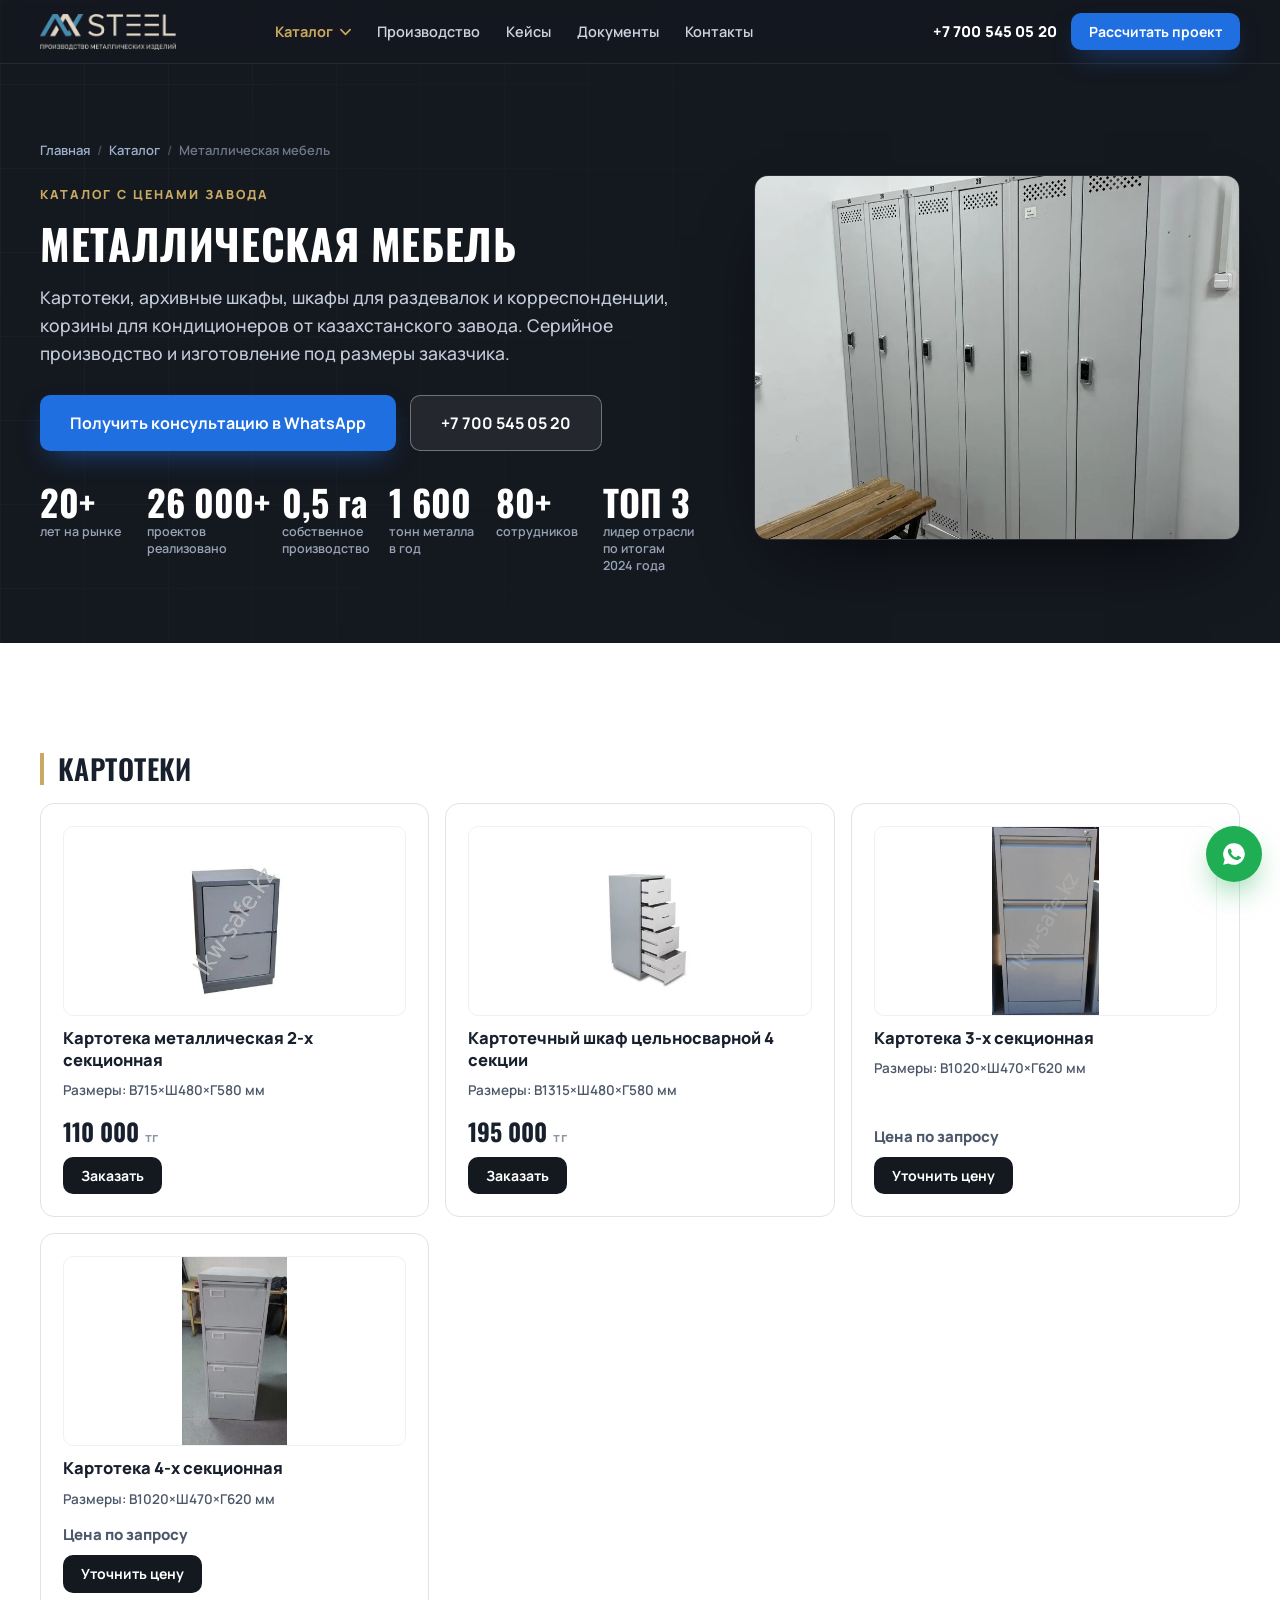
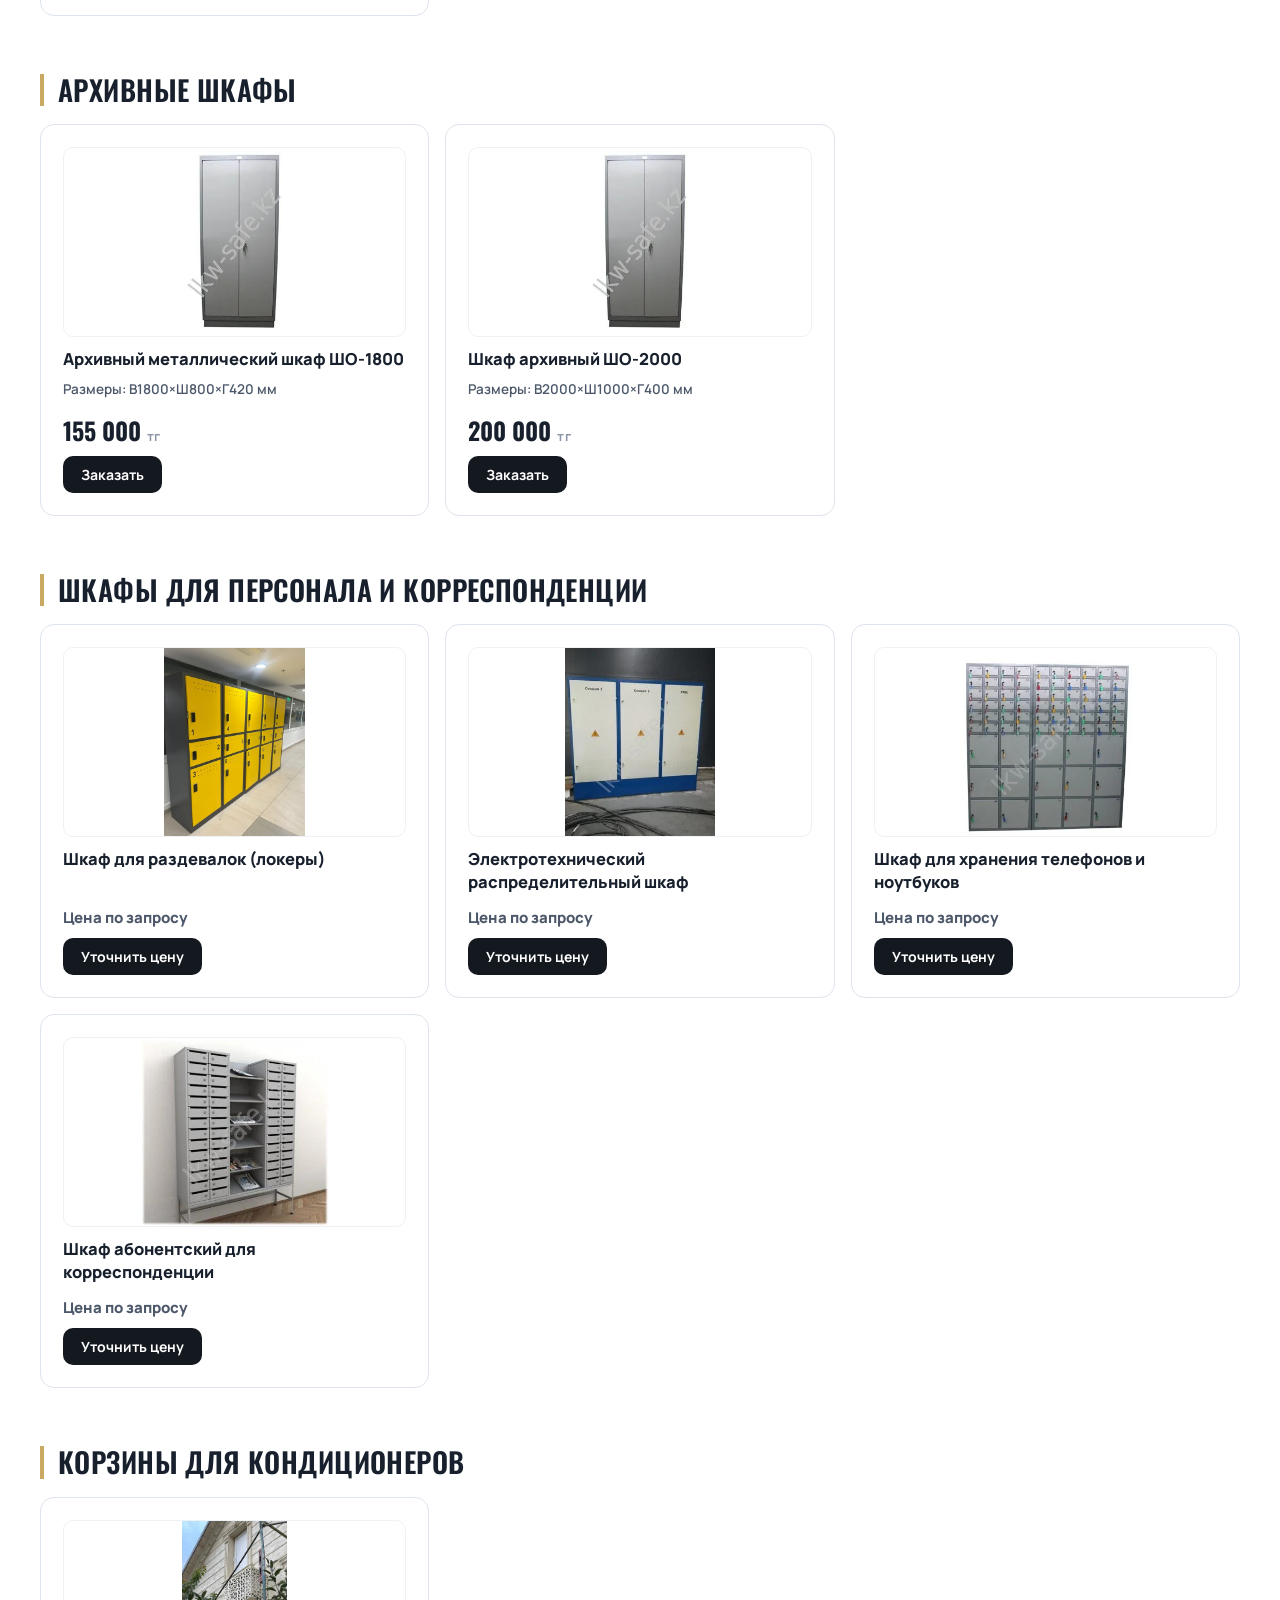
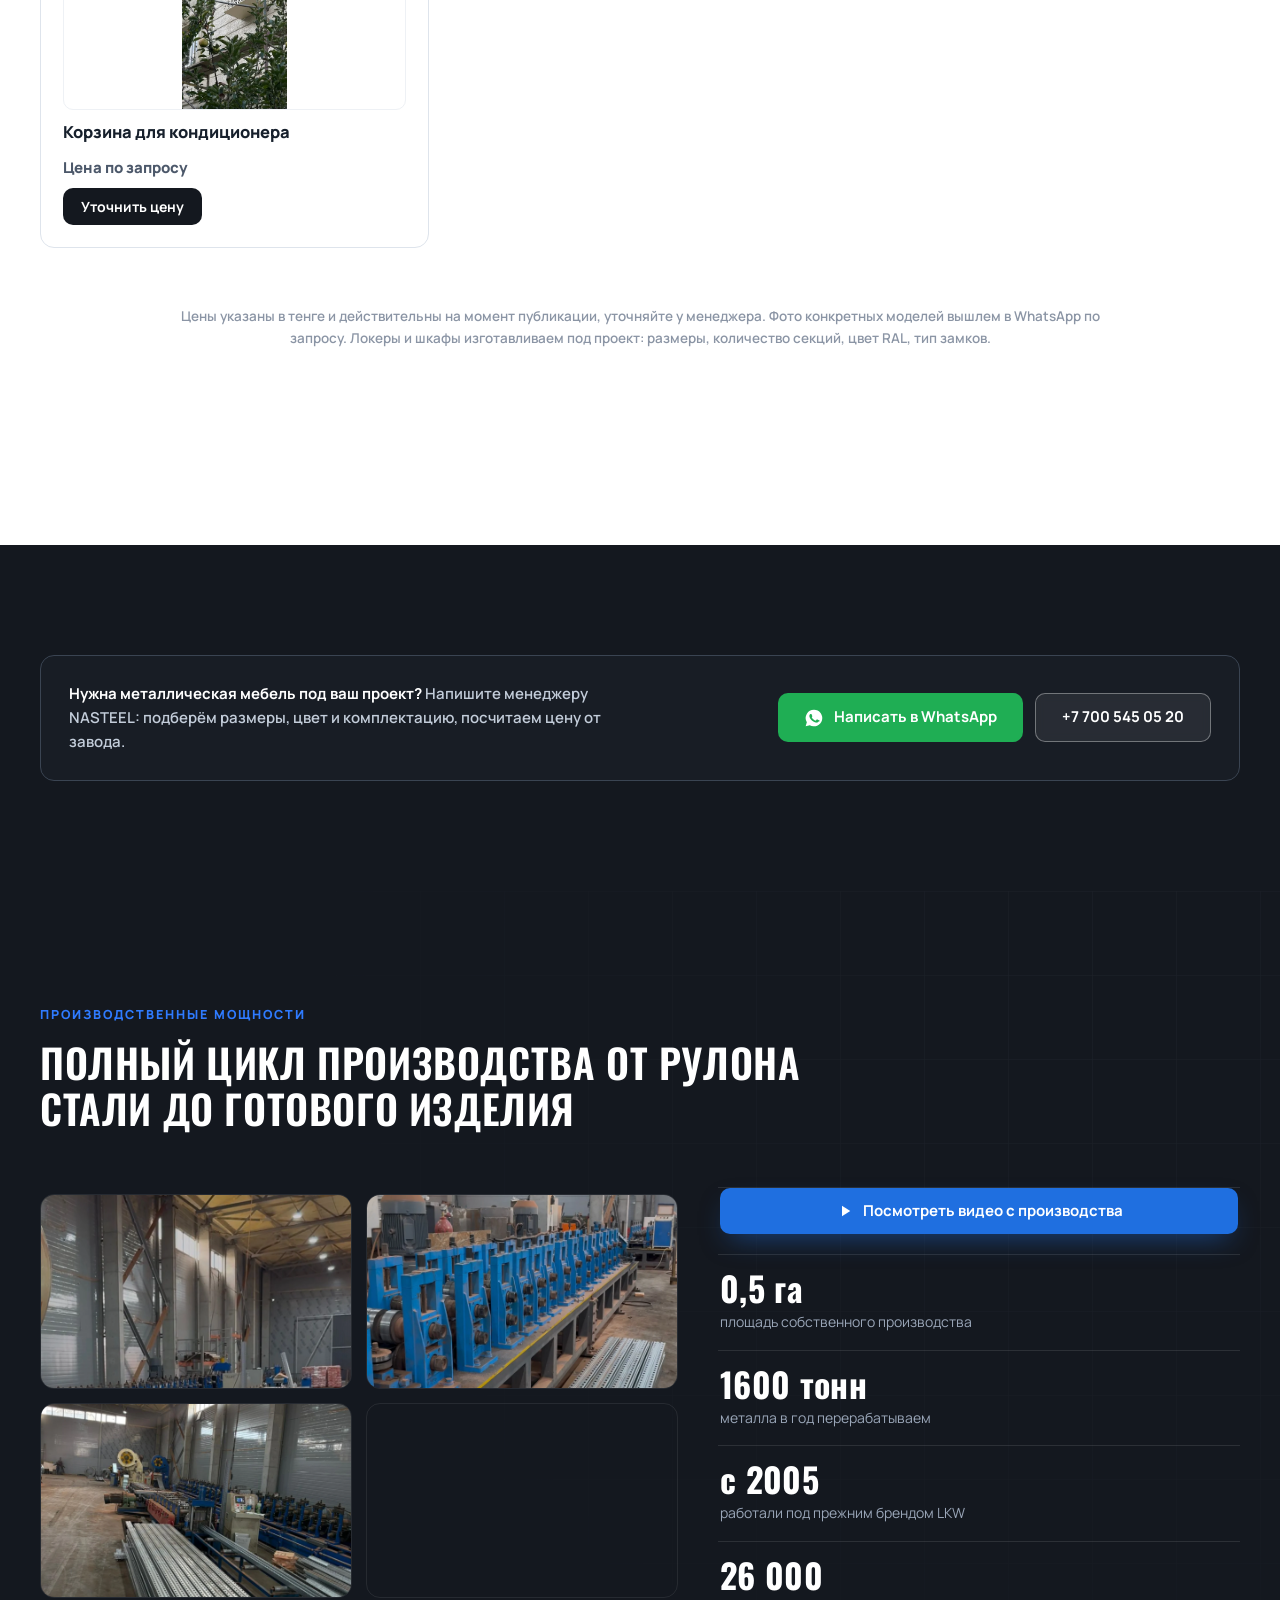
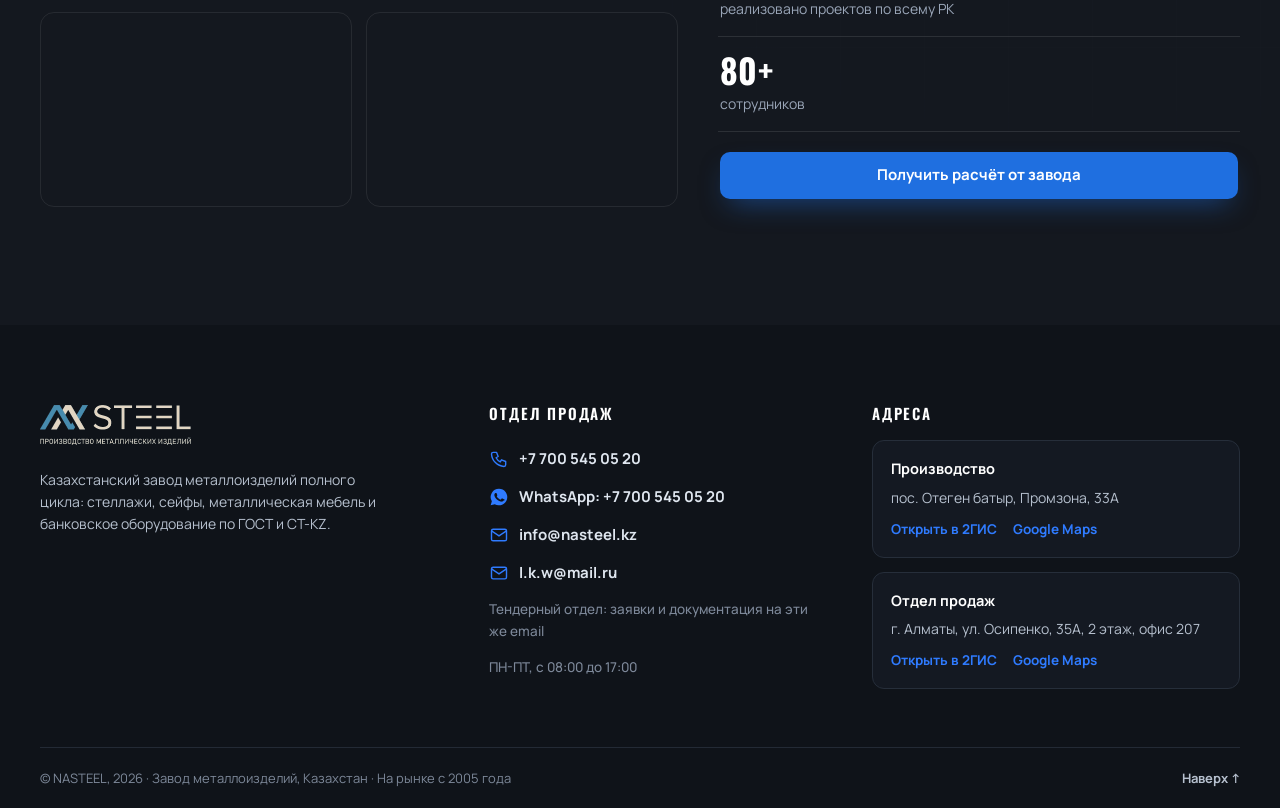
<file: mebel.html>
<!DOCTYPE html>
<html lang="ru">
<head>
<meta charset="UTF-8">
<meta name="viewport" content="width=device-width, initial-scale=1.0">
<!-- Google tag (gtag.js) - Google Ads AW-800300971 -->
<script async src="https://www.googletagmanager.com/gtag/js?id=AW-800300971"></script>
<script>
  window.dataLayer = window.dataLayer || [];
  function gtag(){dataLayer.push(arguments);}
  gtag('js', new Date());
  gtag('config', 'AW-800300971');

  /* Конверсии Google Ads на реальные действия (анти-бот + дедуп за сессию).
     Определяем window.on* ДО script.js: там стабы через ||, наши выигрывают. */
  (function(){
    var CONV = {
      phone:    'AW-800300971/PwCKCNL0jvEcEKu_zv0C', // Click to call
      form:     'AW-800300971/KeWCCP7WjfEcEKu_zv0C', // Submit lead form
      whatsapp: 'AW-800300971/KFuyCLnijfEcEKu_zv0C'  // Contact (WhatsApp)
    };
    var human = false;
    ['pointerdown','pointermove','touchstart','scroll','keydown','wheel'].forEach(function(ev){
      window.addEventListener(ev, function(){ human = true; }, { once:true, passive:true });
    });
    function isBot(){ return !!navigator.webdriver || !human; }
    function fire(key){
      var sendTo = CONV[key];
      if(!sendTo || typeof gtag !== 'function' || isBot()) return;
      try{ var k = 'nasteel_conv_' + key; if(sessionStorage.getItem(k)) return; sessionStorage.setItem(k,'1'); }catch(e){}
      gtag('event','conversion',{ 'send_to':sendTo, 'value':1.0, 'currency':'USD' });
    }
    window.onPhoneClick    = function(){ fire('phone'); };
    window.onWhatsAppClick = function(){ fire('whatsapp'); };
    window.onLeadSubmit    = function(){ fire('form'); };
    window.gtag_report_conversion = function(url){
      fire('phone');
      if(typeof url !== 'undefined'){ setTimeout(function(){ window.location = url; }, 200); }
      return false;
    };
  })();
</script>

<title>Металлическая мебель от завода NASTEEL | Картотеки, архивные шкафы, локеры</title>
<meta name="description" content="Металлическая мебель от казахстанского завода NASTEEL: картотеки от 110 000 тг, архивные шкафы, локеры для раздевалок, шкафы для телефонов, корзины для кондиционеров. Доставка по Казахстану.">
<link rel="canonical" href="https://nasteel.kz/mebel.html">
<meta name="theme-color" content="#14181f">

<meta property="og:type" content="website">
<meta property="og:site_name" content="NASTEEL">
<meta property="og:locale" content="ru_RU">
<meta property="og:title" content="Металлическая мебель от завода NASTEEL | Картотеки, архивные шкафы, локеры">
<meta property="og:description" content="Металлическая мебель от казахстанского завода NASTEEL: картотеки от 110 000 тг, архивные шкафы, локеры для раздевалок, шкафы для телефонов, корзины для кондиционеров. Доставка по Казахстану.">
<meta property="og:url" content="https://nasteel.kz/mebel.html">
<meta property="og:image" content="https://nasteel.kz/assets/og-image.png">
<meta property="og:image:width" content="1200">
<meta property="og:image:height" content="630">
<meta name="twitter:card" content="summary_large_image">

<link rel="icon" type="image/png" sizes="32x32" href="assets/favicon-32.png">
<link rel="icon" type="image/png" sizes="48x48" href="assets/favicon-48.png">
<link rel="apple-touch-icon" href="assets/apple-touch-icon.png">

<link rel="preconnect" href="https://fonts.googleapis.com">
<link rel="preconnect" href="https://fonts.gstatic.com" crossorigin>
<link href="https://fonts.googleapis.com/css2?family=Oswald:wght@500;600;700&family=Manrope:wght@400;500;600;700;800&display=swap" rel="stylesheet">

<link rel="stylesheet" href="styles.css?v=14">
</head>
<body>

<a class="skip-link" href="#main">К содержимому</a>

<header class="site-header" id="siteHeader">
  <div class="container header-inner">
    <a href="index.html" class="brand" aria-label="NASTEEL, на главную">
      <img class="brand-logo" src="assets/logo.png" alt="NASTEEL" width="150" height="37">
    </a>
    <nav class="main-nav" id="mainNav" aria-label="Основная навигация">
      <div class="nav-dd">
        <button class="nav-dd-btn" type="button" aria-expanded="false" aria-haspopup="true">Каталог<svg class="dd-caret" viewBox="0 0 12 8" aria-hidden="true"><path d="M1 1.5l5 5 5-5" fill="none" stroke="currentColor" stroke-width="1.8" stroke-linecap="round" stroke-linejoin="round"/></svg></button>
        <ul class="nav-dd-menu">
          <li class="nav-sub">
            <button class="nav-sub-btn" type="button" aria-expanded="false" aria-haspopup="true">Стеллажи<svg class="dd-caret" viewBox="0 0 12 8" aria-hidden="true"><path d="M1 1.5l5 5 5-5" fill="none" stroke="currentColor" stroke-width="1.8" stroke-linecap="round" stroke-linejoin="round"/></svg></button>
            <ul class="nav-sub-menu">
              <li><a href="stellazhi-palletnye.html">Паллетные стеллажи</a></li>
              <li><a href="stellazhi-mezoninnye.html">Мезонинные стеллажи</a></li>
              <li><a href="stellazhi-srednegruzovye.html">Средне-грузовые стеллажи</a></li>
              <li><a href="stellazhi-konsolnye.html">Консольные стеллажи</a></li>
              <li><a href="stellazhi-torgovye.html">Торговые стеллажи</a></li>
              <li><a href="stellazhi-polochnye-zacep.html">Полочные стеллажи на зацепах</a></li>
              <li><a href="stellazhi-polochnye-oblegchennye.html">Полочные облегчённые стеллажи</a></li>
            </ul>
          </li>
          <li><a href="seyfy.html">Сейфы</a></li>
          <li><a href="bronedveri.html">Бронированные двери</a></li>
          <li><a href="bankovskoe.html">Банковское и кассовое оборудование</a></li>
          <li><a href="mebel.html">Металлическая мебель</a></li>
          <li><a href="samonesushchie-sklady.html">Самонесущие склады</a></li>
          <li><a href="uslugi.html">Услуги</a></li>
        </ul>
      </div>
      <a href="index.html#proizvodstvo">Производство</a>
      <a href="index.html#kejsy">Кейсы</a>
      <a href="index.html#sertifikaty">Документы</a>
      <a href="index.html#kontakty">Контакты</a>
    </nav>
    <div class="header-actions">
      <a class="header-phone" href="tel:+77005450520" data-track="phone">+7 700 545 05 20</a>
      <a class="btn btn-accent btn-sm" href="index.html#raschet" data-track="cta" data-cta="header">Рассчитать проект</a>
      <button class="burger" id="burger" aria-label="Открыть меню" aria-expanded="false" aria-controls="mainNav">
        <span></span><span></span><span></span>
      </button>
    </div>
  </div>
</header>

<main id="top">
  <section class="page-hero">
    <div class="container page-hero-grid">
      <div>
        <nav aria-label="Хлебные крошки"><ol class="breadcrumb">
        <li><a href="index.html">Главная</a></li>
        <li><a href="index.html#katalog">Каталог</a></li>
        <li aria-current="page">Металлическая мебель</li>
      </ol></nav>
        <p class="page-eyebrow">Каталог с ценами завода</p>
        <h1>Металлическая мебель</h1>
        <p class="page-lead">Картотеки, архивные шкафы, шкафы для раздевалок и корреспонденции, корзины для кондиционеров от казахстанского завода. Серийное производство и изготовление под размеры заказчика.</p>
        <div class="hero-cta">
          <a class="btn btn-accent btn-lg" href="https://wa.me/77005450520" target="_blank" rel="noopener" data-track="whatsapp" data-wa="page-hero" data-wa-product="Металлическая мебель NASTEEL">Получить консультацию в WhatsApp</a>
          <a class="btn btn-ghost btn-lg" href="tel:+77005450520" data-track="phone">+7 700 545 05 20</a>
        </div>
      <div class="page-stats" aria-label="Показатели завода">
        <div class="stat"><b>20+</b><span>лет на рынке</span></div>
        <div class="stat"><b>26 000+</b><span>проектов реализовано</span></div>
        <div class="stat"><b>0,5 га</b><span>собственное производство</span></div>
        <div class="stat"><b>1 600</b><span>тонн металла в год</span></div>
        <div class="stat"><b>80+</b><span>сотрудников</span></div>
        <div class="stat"><b>ТОП 3</b><span>лидер отрасли по итогам 2024 года</span></div>
      </div>
      </div>
      <div class="page-hero-media reveal">
        <img src="assets/photos/p12.webp" alt="Локеры NASTEEL в графитово-жёлтом цвете в торговом центре" width="960" height="1280" decoding="async">
      </div>
    </div>
  </section>

  <section class="section section-light" id="main">
    <div class="container">
      <div class="shop-group">
        <h2>Картотеки</h2>
        <div class="shop-grid">
        <article class="p-card reveal">
          <img class="p-photo" src="assets/catalog/mebel-01.webp" alt="Картотека металлическая 2-х секционная" loading="lazy" decoding="async">
          <h3>Картотека металлическая 2-х секционная</h3>
          <p class="p-size">Размеры: В715×Ш480×Г580 мм</p>
          <p class="p-price">110 000 <small>тг</small></p>
          <a class="btn btn-dark btn-sm" href="https://wa.me/77005450520" target="_blank" rel="noopener" data-track="whatsapp" data-wa="product" data-wa-product="Картотека металлическая 2-х секционная">Заказать</a>
        </article>
        <article class="p-card reveal">
          <img class="p-photo" src="assets/catalog/mebel-02.webp" alt="Картотечный шкаф цельносварной 4 секции" loading="lazy" decoding="async">
          <h3>Картотечный шкаф цельносварной 4 секции</h3>
          <p class="p-size">Размеры: В1315×Ш480×Г580 мм</p>
          <p class="p-price">195 000 <small>тг</small></p>
          <a class="btn btn-dark btn-sm" href="https://wa.me/77005450520" target="_blank" rel="noopener" data-track="whatsapp" data-wa="product" data-wa-product="Картотечный шкаф цельносварной 4 секции">Заказать</a>
        </article>
        <article class="p-card reveal">
          <img class="p-photo" src="assets/catalog/mebel-03.webp" alt="Картотека 3-х секционная" loading="lazy" decoding="async">
          <h3>Картотека 3-х секционная</h3>
          <p class="p-size">Размеры: В1020×Ш470×Г620 мм</p>
          <p class="p-price p-price-req">Цена по запросу</p>
          <a class="btn btn-dark btn-sm" href="https://wa.me/77005450520" target="_blank" rel="noopener" data-track="whatsapp" data-wa="product" data-wa-product="Картотека 3-х секционная">Уточнить цену</a>
        </article>
        <article class="p-card reveal">
          <img class="p-photo" src="assets/catalog/mebel-04.webp" alt="Картотека 4-х секционная" loading="lazy" decoding="async">
          <h3>Картотека 4-х секционная</h3>
          <p class="p-size">Размеры: В1020×Ш470×Г620 мм</p>
          <p class="p-price p-price-req">Цена по запросу</p>
          <a class="btn btn-dark btn-sm" href="https://wa.me/77005450520" target="_blank" rel="noopener" data-track="whatsapp" data-wa="product" data-wa-product="Картотека 4-х секционная">Уточнить цену</a>
        </article>
        </div>
      </div>
      <div class="shop-group">
        <h2>Архивные шкафы</h2>
        <div class="shop-grid">
        <article class="p-card reveal">
          <img class="p-photo" src="assets/catalog/mebel-05.webp" alt="Архивный металлический шкаф ШО-1800" loading="lazy" decoding="async">
          <h3>Архивный металлический шкаф ШО-1800</h3>
          <p class="p-size">Размеры: В1800×Ш800×Г420 мм</p>
          <p class="p-price">155 000 <small>тг</small></p>
          <a class="btn btn-dark btn-sm" href="https://wa.me/77005450520" target="_blank" rel="noopener" data-track="whatsapp" data-wa="product" data-wa-product="Архивный металлический шкаф ШО-1800">Заказать</a>
        </article>
        <article class="p-card reveal">
          <img class="p-photo" src="assets/catalog/mebel-06.webp" alt="Шкаф архивный ШО-2000" loading="lazy" decoding="async">
          <h3>Шкаф архивный ШО-2000</h3>
          <p class="p-size">Размеры: В2000×Ш1000×Г400 мм</p>
          <p class="p-price">200 000 <small>тг</small></p>
          <a class="btn btn-dark btn-sm" href="https://wa.me/77005450520" target="_blank" rel="noopener" data-track="whatsapp" data-wa="product" data-wa-product="Шкаф архивный ШО-2000">Заказать</a>
        </article>
        </div>
      </div>
      <div class="shop-group">
        <h2>Шкафы для персонала и корреспонденции</h2>
        <div class="shop-grid">
        <article class="p-card reveal">
          <img class="p-photo" src="assets/catalog/mebel-09.webp" alt="Шкаф для раздевалок (локеры)" loading="lazy" decoding="async">
          <h3>Шкаф для раздевалок (локеры)</h3>
          <p class="p-price p-price-req">Цена по запросу</p>
          <a class="btn btn-dark btn-sm" href="https://wa.me/77005450520" target="_blank" rel="noopener" data-track="whatsapp" data-wa="product" data-wa-product="Шкаф для раздевалок (локеры)">Уточнить цену</a>
        </article>
        <article class="p-card reveal">
          <img class="p-photo" src="assets/catalog/mebel-10.webp" alt="Электротехнический распределительный шкаф" loading="lazy" decoding="async">
          <h3>Электротехнический распределительный шкаф</h3>
          <p class="p-price p-price-req">Цена по запросу</p>
          <a class="btn btn-dark btn-sm" href="https://wa.me/77005450520" target="_blank" rel="noopener" data-track="whatsapp" data-wa="product" data-wa-product="Электротехнический распределительный шкаф">Уточнить цену</a>
        </article>
        <article class="p-card reveal">
          <img class="p-photo" src="assets/catalog/mebel-07.webp" alt="Шкаф для хранения телефонов и ноутбуков" loading="lazy" decoding="async">
          <h3>Шкаф для хранения телефонов и ноутбуков</h3>
          <p class="p-price p-price-req">Цена по запросу</p>
          <a class="btn btn-dark btn-sm" href="https://wa.me/77005450520" target="_blank" rel="noopener" data-track="whatsapp" data-wa="product" data-wa-product="Шкаф для хранения телефонов и ноутбуков">Уточнить цену</a>
        </article>
        <article class="p-card reveal">
          <img class="p-photo" src="assets/catalog/mebel-08.webp" alt="Шкаф абонентский для корреспонденции" loading="lazy" decoding="async">
          <h3>Шкаф абонентский для корреспонденции</h3>
          <p class="p-price p-price-req">Цена по запросу</p>
          <a class="btn btn-dark btn-sm" href="https://wa.me/77005450520" target="_blank" rel="noopener" data-track="whatsapp" data-wa="product" data-wa-product="Шкаф абонентский для корреспонденции">Уточнить цену</a>
        </article>
        </div>
      </div>
      <div class="shop-group">
        <h2>Корзины для кондиционеров</h2>
        <div class="shop-grid">
        <article class="p-card reveal">
          <img class="p-photo" src="assets/catalog/mebel-korzina.webp" alt="Корзина для кондиционера" loading="lazy" decoding="async">
          <h3>Корзина для кондиционера</h3>
          <p class="p-price p-price-req">Цена по запросу</p>
          <a class="btn btn-dark btn-sm" href="https://wa.me/77005450520" target="_blank" rel="noopener" data-track="whatsapp" data-wa="product" data-wa-product="Корзина для кондиционера">Уточнить цену</a>
        </article>
        </div>
      </div>
      <p class="price-note">Цены указаны в тенге и действительны на момент публикации, уточняйте у менеджера. Фото конкретных моделей вышлем в WhatsApp по запросу. Локеры и шкафы изготавливаем под проект: размеры, количество секций, цвет RAL, тип замков.</p>
    </div>
  </section>

  <section class="section section-dark">
    <div class="container">
      <div class="cta-band reveal">
        <p><b>Нужна металлическая мебель под ваш проект?</b> Напишите менеджеру NASTEEL: подберём размеры, цвет и комплектацию, посчитаем цену от завода.</p>
        <div class="cta-actions">
          <a class="btn btn-wa" href="https://wa.me/77005450520" target="_blank" rel="noopener" data-track="whatsapp" data-wa="page-cta" data-wa-product="Металлическая мебель NASTEEL"><svg class="ic" viewBox="0 0 24 24"><path d="M12 2a10 10 0 0 0-8.6 15.1L2 22l5-1.3A10 10 0 1 0 12 2zm5.4 14.1c-.2.7-1.3 1.3-1.9 1.4-.5.1-1.1.2-3.3-.7-2.8-1.2-4.6-4-4.7-4.2-.1-.2-1.1-1.5-1.1-2.9s.7-2 .9-2.3c.2-.3.5-.3.7-.3h.5c.2 0 .4 0 .6.5s.8 1.9.8 2c.1.1.1.3 0 .5l-.4.7c-.1.2-.3.4-.1.7.2.3.8 1.3 1.7 2.1 1.2 1.1 2.2 1.4 2.5 1.5.3.1.5.1.7-.1l1-1.2c.2-.3.4-.2.7-.1l2 1c.3.1.5.2.6.3 0 .2 0 .7-.2 1.1z" fill="currentColor"/></svg>Написать в WhatsApp</a>
          <a class="btn btn-ghost" href="tel:+77005450520" data-track="phone">+7 700 545 05 20</a>
        </div>
      </div>
    </div>
  </section>
  
  <!-- ПРОИЗВОДСТВО (с главной) -->
  <section class="section section-dark production" id="proizvodstvo">
    <div class="container">
      <div class="section-head reveal">
        <p class="section-eyebrow">Производственные мощности</p>
        <h2>Полный цикл производства от рулона стали до готового изделия</h2>
      </div>

            <div class="prod-showcase">
        <div class="prod-gallery-col">
        <div class="prod-gallery prod-gallery--grid reveal">
          <img src="assets/photos/prod-liniya-prokata.webp" alt="Автоматическая линия проката профиля в цехе NASTEEL" loading="lazy" decoding="async" width="1080" height="1920">
          <img src="assets/photos/prod-stan.webp" alt="Прокатный стан для производства перфорированного профиля NASTEEL" loading="lazy" decoding="async" width="1080" height="1440">
          <img src="assets/photos/prod-profil.webp" alt="Готовый оцинкованный профиль на производственной линии NASTEEL" loading="lazy" decoding="async" width="1080" height="1440">
          <img src="assets/photos/prod-svarka.webp" alt="Сварочный участок цеха металлоконструкций NASTEEL" loading="lazy" decoding="async" width="1080" height="1440">
          <img src="assets/photos/prod-lazer.webp" alt="Станок лазерной резки металла Bodor в цехе NASTEEL" loading="lazy" decoding="async" width="1280" height="1024">
          <img src="assets/photos/prod-zavod-aero.webp" alt="Производственный комплекс NASTEEL, вид с высоты" loading="lazy" decoding="async" width="1400" height="1050">
        </div>
        </div>
        <ul class="prod-stats reveal" role="list">
          <li class="prod-cta prod-cta--top"><a class="btn btn-accent prod-video-btn" href="https://www.youtube.com/watch?v=28wzi3sIFuY" target="_blank" rel="noopener" data-track="video" data-video="youtube-proizvodstvo">
            <svg viewBox="0 0 24 24" width="18" height="18" fill="currentColor" aria-hidden="true"><path d="M8 5v14l11-7z"/></svg>
            Посмотреть видео с производства
          </a></li>
          <li><b>0,5 га</b><span>площадь собственного производства</span></li>
          <li><b>1600 тонн</b><span>металла в год перерабатываем</span></li>
          <li><b>с 2005</b><span>работали под прежним брендом LKW</span></li>
          <li><b>26 000</b><span>реализовано проектов по всему РК</span></li>
          <li><b>80+</b><span>сотрудников</span></li>
          <li class="prod-cta"><a class="btn btn-accent" href="index.html#raschet" data-track="cta" data-cta="production">Получить расчёт от завода</a></li>
        </ul>
      </div>

    </div>
  </section>

<footer class="footer" id="kontakty">
    <div class="container">
      <div class="footer-grid">
        <div class="footer-col footer-brand">
          <a href="index.html" class="brand"><img class="brand-logo" src="assets/logo.png" alt="NASTEEL" width="150" height="37"></a>
          <p>Казахстанский завод металлоизделий полного цикла: стеллажи, сейфы, металлическая мебель и банковское оборудование по ГОСТ и СТ-KZ.</p>
        </div>

        <div class="footer-col">
          <h3>Отдел продаж</h3>
          <a class="footer-line" href="tel:+77005450520" data-track="phone"><svg class="ic" viewBox="0 0 24 24"><path d="M5 4h4l2 5-2.5 1.5a12 12 0 0 0 5 5L15 13l5 2v4a2 2 0 0 1-2 2A16 16 0 0 1 3 6a2 2 0 0 1 2-2z" fill="none" stroke="currentColor" stroke-width="1.7" stroke-linejoin="round"/></svg>+7 700 545 05 20</a>
          <a class="footer-line" href="https://wa.me/77005450520" target="_blank" rel="noopener" data-track="whatsapp" data-wa="footer">
            <svg class="ic" viewBox="0 0 24 24"><path d="M12 2a10 10 0 0 0-8.6 15.1L2 22l5-1.3A10 10 0 1 0 12 2zm5.4 14.1c-.2.7-1.3 1.3-1.9 1.4-.5.1-1.1.2-3.3-.7-2.8-1.2-4.6-4-4.7-4.2-.1-.2-1.1-1.5-1.1-2.9s.7-2 .9-2.3c.2-.3.5-.3.7-.3h.5c.2 0 .4 0 .6.5s.8 1.9.8 2c.1.1.1.3 0 .5l-.4.7c-.1.2-.3.4-.1.7.2.3.8 1.3 1.7 2.1 1.2 1.1 2.2 1.4 2.5 1.5.3.1.5.1.7-.1l1-1.2c.2-.3.4-.2.7-.1l2 1c.3.1.5.2.6.3 0 .2 0 .7-.2 1.1z" fill="currentColor"/></svg>
            WhatsApp: +7 700 545 05 20
          </a>
          <a class="footer-line" href="mailto:info@nasteel.kz" data-track="email"><svg class="ic" viewBox="0 0 24 24"><rect x="3" y="5" width="18" height="14" rx="2" fill="none" stroke="currentColor" stroke-width="1.7"/><path d="M3 7l9 6 9-6" fill="none" stroke="currentColor" stroke-width="1.7"/></svg>info@nasteel.kz</a>
          <a class="footer-line" href="mailto:l.k.w@mail.ru" data-track="email"><svg class="ic" viewBox="0 0 24 24"><rect x="3" y="5" width="18" height="14" rx="2" fill="none" stroke="currentColor" stroke-width="1.7"/><path d="M3 7l9 6 9-6" fill="none" stroke="currentColor" stroke-width="1.7"/></svg>l.k.w@mail.ru</a>
          <p class="footer-line footer-muted">Тендерный отдел: заявки и документация на эти же email</p>
          <p class="footer-line footer-muted">ПН-ПТ, с 08:00 до 17:00</p>
        </div>

        <div class="footer-col">
          <h3>Адреса</h3>
          <div class="addr-card">
            <b>Производство</b>
            <p>пос. Отеген батыр, Промзона, 33А</p>
            <div class="addr-links">
              <a href="https://2gis.kz/almaty/search/%D0%9E%D1%82%D0%B5%D0%B3%D0%B5%D0%BD%20%D0%B1%D0%B0%D1%82%D1%8B%D1%80%2C%20%D0%9F%D1%80%D0%BE%D0%BC%D0%B7%D0%BE%D0%BD%D0%B0%2033%D0%90" target="_blank" rel="noopener" data-track="map" data-map="2gis-proizvodstvo">Открыть в 2ГИС</a>
              <a href="https://maps.google.com/?q=%D0%9E%D1%82%D0%B5%D0%B3%D0%B5%D0%BD%20%D0%B1%D0%B0%D1%82%D1%8B%D1%80%2C%20%D0%9F%D1%80%D0%BE%D0%BC%D0%B7%D0%BE%D0%BD%D0%B0%2033%D0%90" target="_blank" rel="noopener" data-track="map" data-map="google-proizvodstvo">Google Maps</a>
            </div>
          </div>
          <div class="addr-card">
            <b>Отдел продаж</b>
            <p>г. Алматы, ул. Осипенко, 35А, 2 этаж, офис 207</p>
            <div class="addr-links">
              <a href="https://2gis.kz/almaty/search/%D0%90%D0%BB%D0%BC%D0%B0%D1%82%D1%8B%2C%20%D0%9E%D1%81%D0%B8%D0%BF%D0%B5%D0%BD%D0%BA%D0%BE%2035%D0%90" target="_blank" rel="noopener" data-track="map" data-map="2gis-osipenko">Открыть в 2ГИС</a>
              <a href="https://maps.google.com/?q=%D0%90%D0%BB%D0%BC%D0%B0%D1%82%D1%8B%2C%20%D0%9E%D1%81%D0%B8%D0%BF%D0%B5%D0%BD%D0%BA%D0%BE%2035%D0%90" target="_blank" rel="noopener" data-track="map" data-map="google-osipenko">Google Maps</a>
            </div>
          </div>
        </div>
      </div>

      <div class="footer-bottom">
        <p>© NASTEEL, 2026 · Завод металлоизделий, Казахстан · На рынке с 2005 года</p>
        <a href="#top" class="to-top">Наверх ↑</a>
      </div>
    </div>
  </footer>

</main>

<a class="fab-wa" href="https://wa.me/77005450520?text=%D0%97%D0%B4%D1%80%D0%B0%D0%B2%D1%81%D1%82%D0%B2%D1%83%D0%B9%D1%82%D0%B5%21%20%D0%9F%D0%B8%D1%88%D1%83%20%D1%81%20%D1%81%D0%B0%D0%B9%D1%82%D0%B0%20nasteel.kz" target="_blank" rel="noopener" aria-label="Написать в WhatsApp" data-track="whatsapp" data-wa="fab">
  <svg viewBox="0 0 24 24" width="26" height="26"><path d="M12 2a10 10 0 0 0-8.6 15.1L2 22l5-1.3A10 10 0 1 0 12 2zm5.4 14.1c-.2.7-1.3 1.3-1.9 1.4-.5.1-1.1.2-3.3-.7-2.8-1.2-4.6-4-4.7-4.2-.1-.2-1.1-1.5-1.1-2.9s.7-2 .9-2.3c.2-.3.5-.3.7-.3h.5c.2 0 .4 0 .6.5s.8 1.9.8 2c.1.1.1.3 0 .5l-.4.7c-.1.2-.3.4-.1.7.2.3.8 1.3 1.7 2.1 1.2 1.1 2.2 1.4 2.5 1.5.3.1.5.1.7-.1l1-1.2c.2-.3.4-.2.7-.1l2 1c.3.1.5.2.6.3 0 .2 0 .7-.2 1.1z" fill="currentColor"/></svg>
</a>

<script src="script.js?v=2" defer></script>
</body>
</html>
</file>
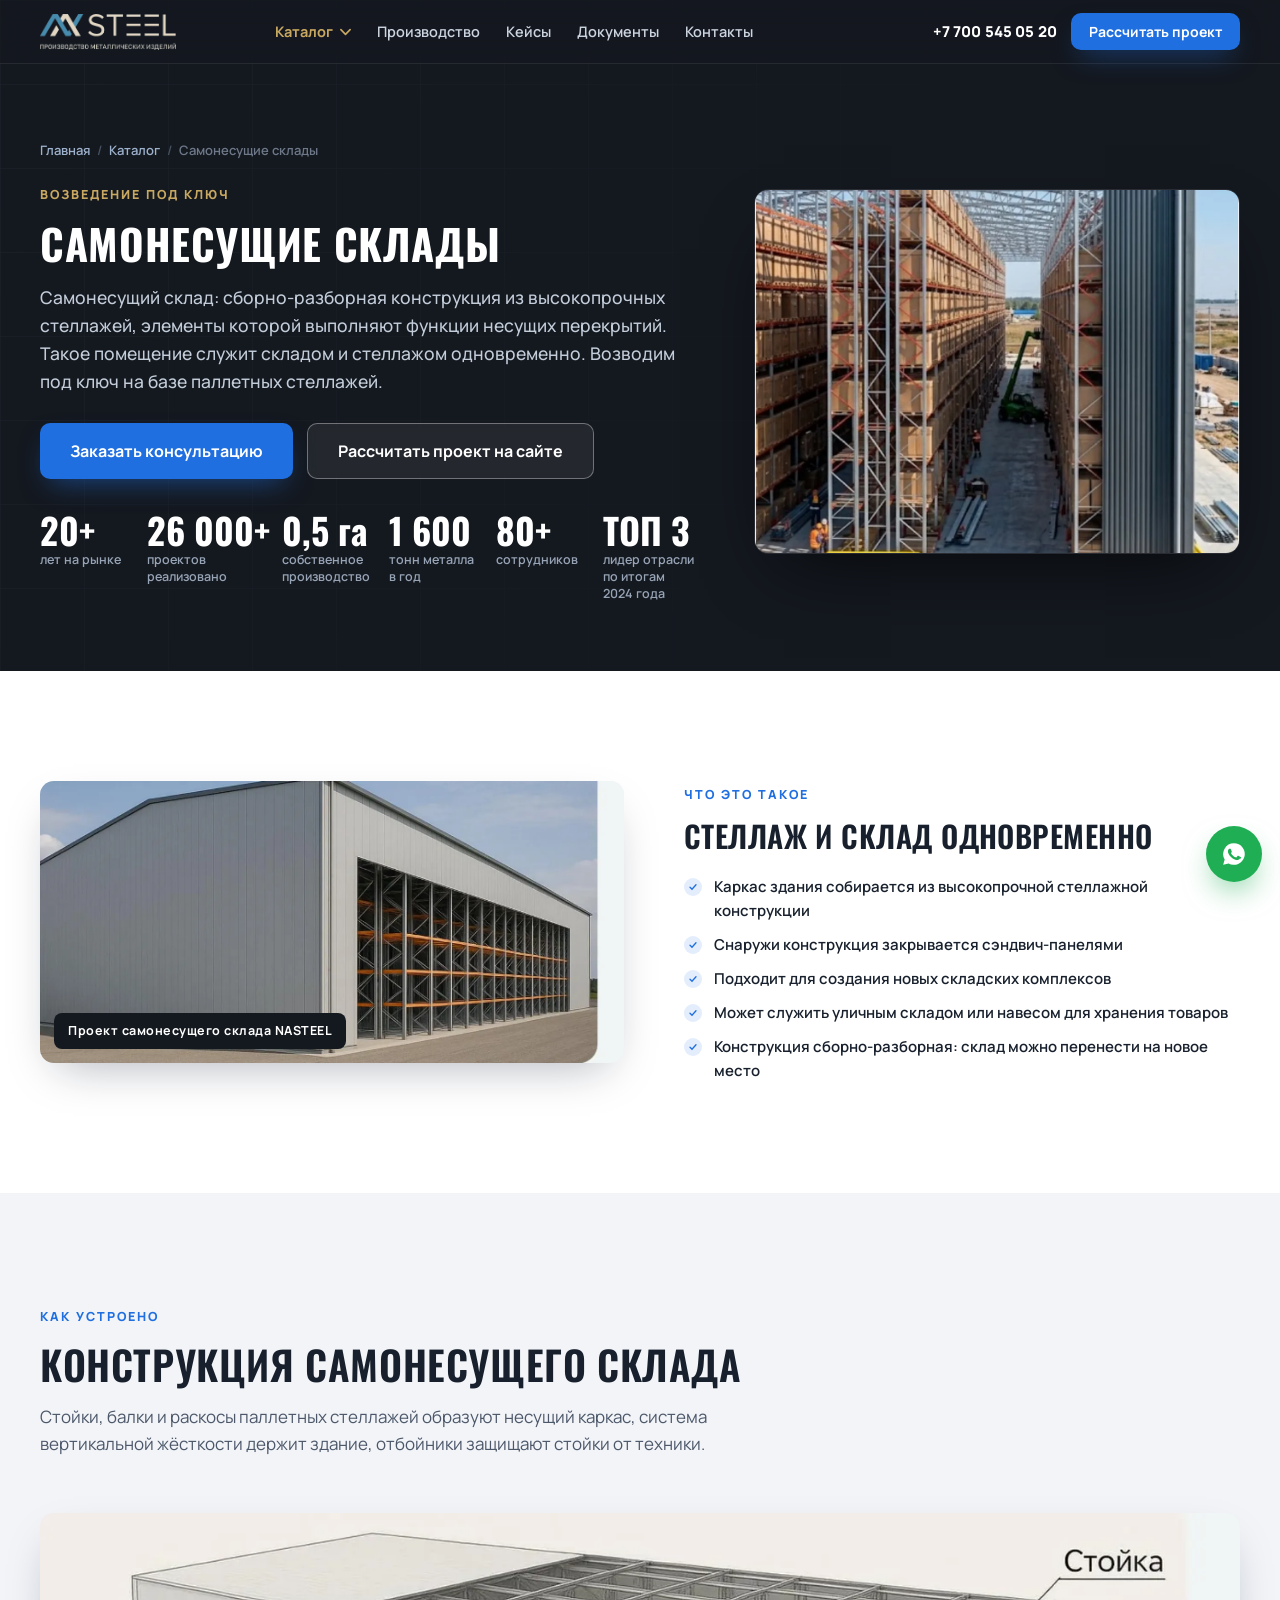
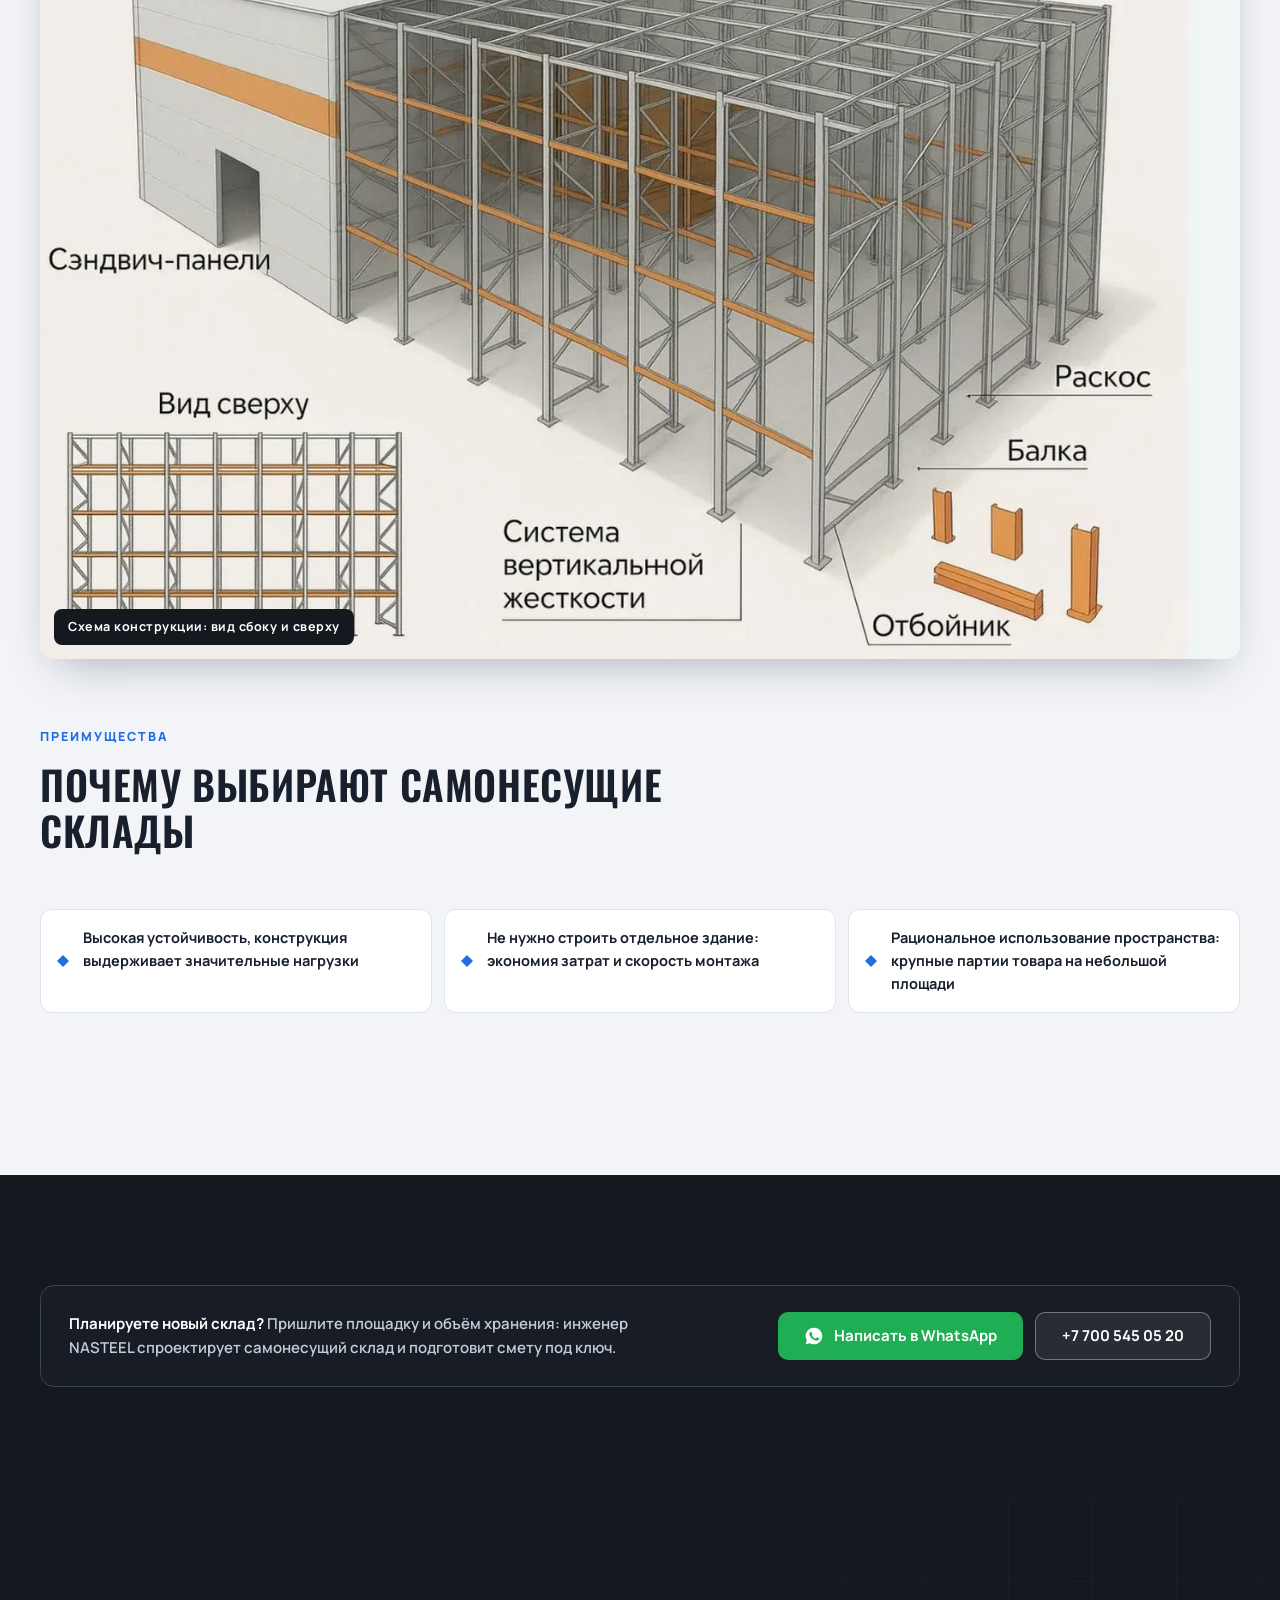
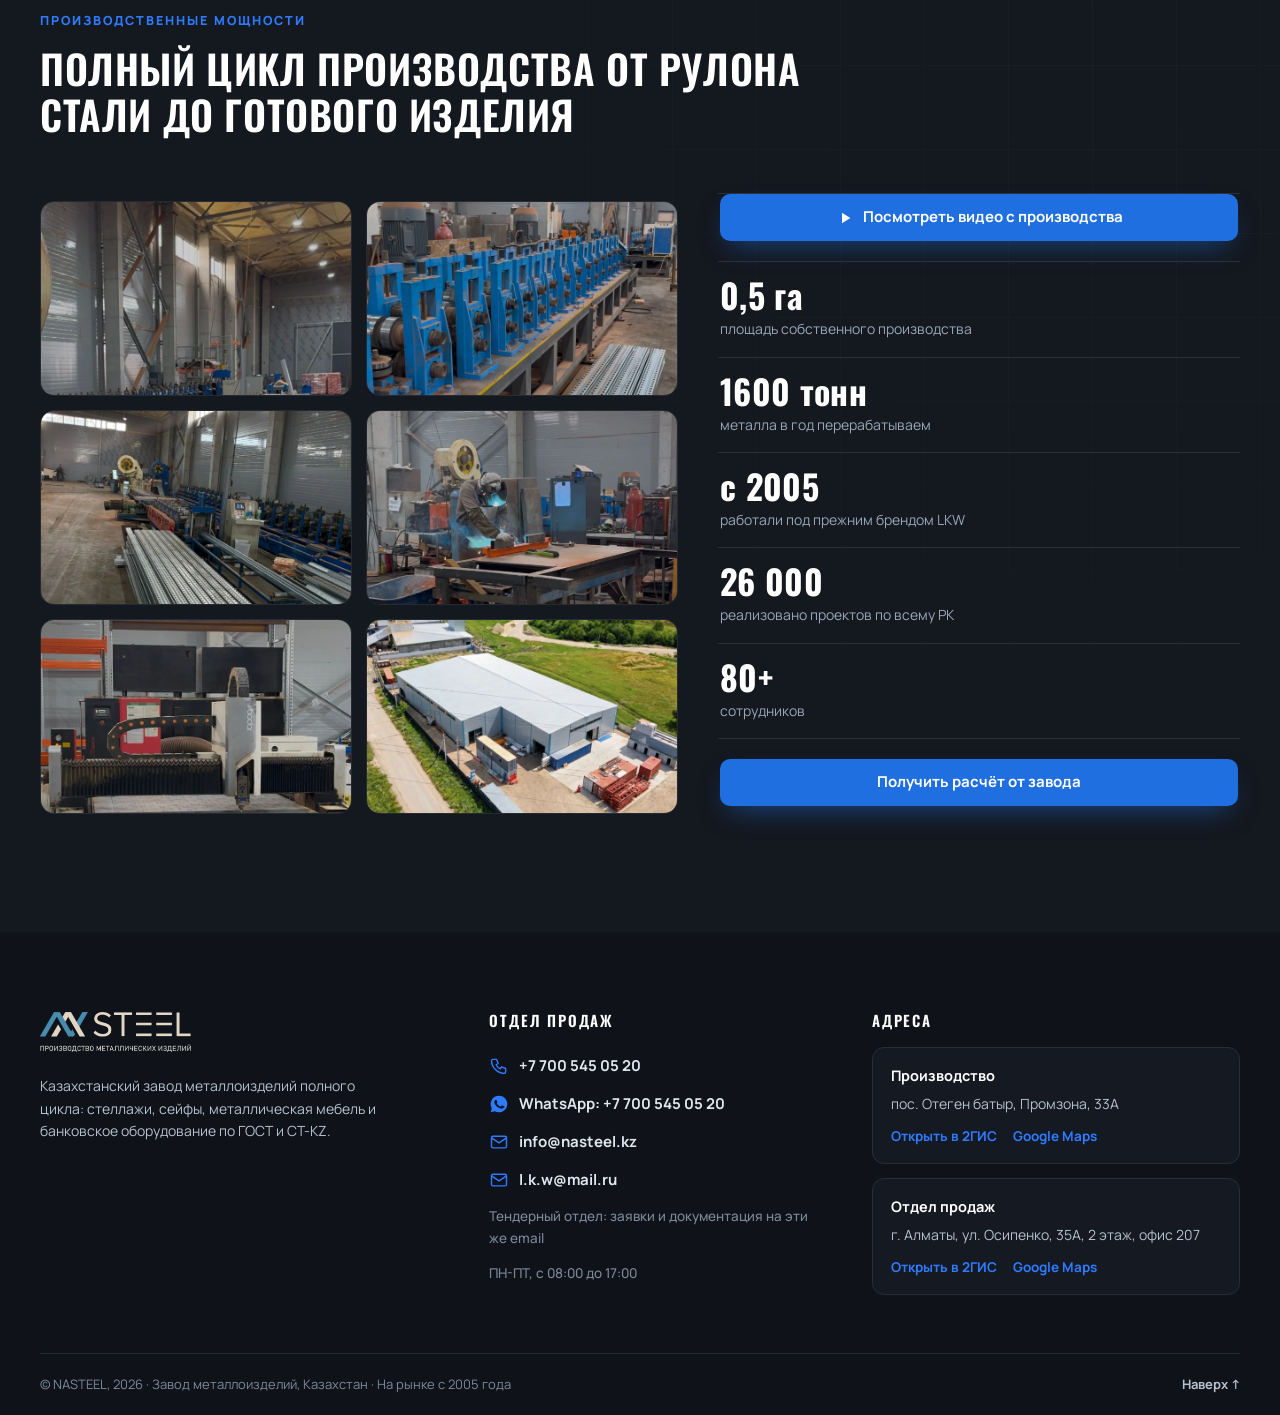
<file: samonesushchie-sklady.html>
<!DOCTYPE html>
<html lang="ru">
<head>
<meta charset="UTF-8">
<meta name="viewport" content="width=device-width, initial-scale=1.0">
<!-- Google tag (gtag.js) - Google Ads AW-800300971 -->
<script async src="https://www.googletagmanager.com/gtag/js?id=AW-800300971"></script>
<script>
  window.dataLayer = window.dataLayer || [];
  function gtag(){dataLayer.push(arguments);}
  gtag('js', new Date());
  gtag('config', 'AW-800300971');

  /* Конверсии Google Ads на реальные действия (анти-бот + дедуп за сессию).
     Определяем window.on* ДО script.js: там стабы через ||, наши выигрывают. */
  (function(){
    var CONV = {
      phone:    'AW-800300971/PwCKCNL0jvEcEKu_zv0C', // Click to call
      form:     'AW-800300971/KeWCCP7WjfEcEKu_zv0C', // Submit lead form
      whatsapp: 'AW-800300971/KFuyCLnijfEcEKu_zv0C'  // Contact (WhatsApp)
    };
    var human = false;
    ['pointerdown','pointermove','touchstart','scroll','keydown','wheel'].forEach(function(ev){
      window.addEventListener(ev, function(){ human = true; }, { once:true, passive:true });
    });
    function isBot(){ return !!navigator.webdriver || !human; }
    function fire(key){
      var sendTo = CONV[key];
      if(!sendTo || typeof gtag !== 'function' || isBot()) return;
      try{ var k = 'nasteel_conv_' + key; if(sessionStorage.getItem(k)) return; sessionStorage.setItem(k,'1'); }catch(e){}
      gtag('event','conversion',{ 'send_to':sendTo, 'value':1.0, 'currency':'USD' });
    }
    window.onPhoneClick    = function(){ fire('phone'); };
    window.onWhatsAppClick = function(){ fire('whatsapp'); };
    window.onLeadSubmit    = function(){ fire('form'); };
    window.gtag_report_conversion = function(url){
      fire('phone');
      if(typeof url !== 'undefined'){ setTimeout(function(){ window.location = url; }, 200); }
      return false;
    };
  })();
</script>

<title>Самонесущие склады под ключ от завода NASTEEL</title>
<meta name="description" content="Возведение самонесущих складов на базе паллетных стеллажей от казахстанского завода NASTEEL: стеллаж и склад одновременно, без строительства отдельного здания. Проект и монтаж под ключ по Казахстану.">
<link rel="canonical" href="https://nasteel.kz/samonesushchie-sklady.html">
<meta name="theme-color" content="#14181f">

<meta property="og:type" content="website">
<meta property="og:site_name" content="NASTEEL">
<meta property="og:locale" content="ru_RU">
<meta property="og:title" content="Самонесущие склады под ключ от завода NASTEEL">
<meta property="og:description" content="Возведение самонесущих складов на базе паллетных стеллажей от казахстанского завода NASTEEL: стеллаж и склад одновременно, без строительства отдельного здания. Проект и монтаж под ключ по Казахстану.">
<meta property="og:url" content="https://nasteel.kz/samonesushchie-sklady.html">
<meta property="og:image" content="https://nasteel.kz/assets/og-image.png">
<meta property="og:image:width" content="1200">
<meta property="og:image:height" content="630">
<meta name="twitter:card" content="summary_large_image">

<link rel="icon" type="image/png" sizes="32x32" href="assets/favicon-32.png">
<link rel="icon" type="image/png" sizes="48x48" href="assets/favicon-48.png">
<link rel="apple-touch-icon" href="assets/apple-touch-icon.png">

<link rel="preconnect" href="https://fonts.googleapis.com">
<link rel="preconnect" href="https://fonts.gstatic.com" crossorigin>
<link href="https://fonts.googleapis.com/css2?family=Oswald:wght@500;600;700&family=Manrope:wght@400;500;600;700;800&display=swap" rel="stylesheet">

<link rel="stylesheet" href="styles.css?v=14">
</head>
<body>

<a class="skip-link" href="#main">К содержимому</a>

<header class="site-header" id="siteHeader">
  <div class="container header-inner">
    <a href="index.html" class="brand" aria-label="NASTEEL, на главную">
      <img class="brand-logo" src="assets/logo.png" alt="NASTEEL" width="150" height="37">
    </a>
    <nav class="main-nav" id="mainNav" aria-label="Основная навигация">
      <div class="nav-dd">
        <button class="nav-dd-btn" type="button" aria-expanded="false" aria-haspopup="true">Каталог<svg class="dd-caret" viewBox="0 0 12 8" aria-hidden="true"><path d="M1 1.5l5 5 5-5" fill="none" stroke="currentColor" stroke-width="1.8" stroke-linecap="round" stroke-linejoin="round"/></svg></button>
        <ul class="nav-dd-menu">
          <li class="nav-sub">
            <button class="nav-sub-btn" type="button" aria-expanded="false" aria-haspopup="true">Стеллажи<svg class="dd-caret" viewBox="0 0 12 8" aria-hidden="true"><path d="M1 1.5l5 5 5-5" fill="none" stroke="currentColor" stroke-width="1.8" stroke-linecap="round" stroke-linejoin="round"/></svg></button>
            <ul class="nav-sub-menu">
              <li><a href="stellazhi-palletnye.html">Паллетные стеллажи</a></li>
              <li><a href="stellazhi-mezoninnye.html">Мезонинные стеллажи</a></li>
              <li><a href="stellazhi-srednegruzovye.html">Средне-грузовые стеллажи</a></li>
              <li><a href="stellazhi-konsolnye.html">Консольные стеллажи</a></li>
              <li><a href="stellazhi-torgovye.html">Торговые стеллажи</a></li>
              <li><a href="stellazhi-polochnye-zacep.html">Полочные стеллажи на зацепах</a></li>
              <li><a href="stellazhi-polochnye-oblegchennye.html">Полочные облегчённые стеллажи</a></li>
            </ul>
          </li>
          <li><a href="seyfy.html">Сейфы</a></li>
          <li><a href="bronedveri.html">Бронированные двери</a></li>
          <li><a href="bankovskoe.html">Банковское и кассовое оборудование</a></li>
          <li><a href="mebel.html">Металлическая мебель</a></li>
          <li><a href="samonesushchie-sklady.html">Самонесущие склады</a></li>
          <li><a href="uslugi.html">Услуги</a></li>
        </ul>
      </div>
      <a href="index.html#proizvodstvo">Производство</a>
      <a href="index.html#kejsy">Кейсы</a>
      <a href="index.html#sertifikaty">Документы</a>
      <a href="index.html#kontakty">Контакты</a>
    </nav>
    <div class="header-actions">
      <a class="header-phone" href="tel:+77005450520" data-track="phone">+7 700 545 05 20</a>
      <a class="btn btn-accent btn-sm" href="index.html#raschet" data-track="cta" data-cta="header">Рассчитать проект</a>
      <button class="burger" id="burger" aria-label="Открыть меню" aria-expanded="false" aria-controls="mainNav">
        <span></span><span></span><span></span>
      </button>
    </div>
  </div>
</header>

<main id="top">
  <section class="page-hero">
    <div class="container page-hero-grid">
      <div>
        <nav aria-label="Хлебные крошки"><ol class="breadcrumb">
        <li><a href="index.html">Главная</a></li>
        <li><a href="index.html#katalog">Каталог</a></li>
        <li aria-current="page">Самонесущие склады</li>
      </ol></nav>
        <p class="page-eyebrow">Возведение под ключ</p>
        <h1>Самонесущие склады</h1>
        <p class="page-lead">Самонесущий склад: сборно-разборная конструкция из высокопрочных стеллажей, элементы которой выполняют функции несущих перекрытий. Такое помещение служит складом и стеллажом одновременно. Возводим под ключ на базе паллетных стеллажей.</p>
        <div class="hero-cta">
          <a class="btn btn-accent btn-lg" href="https://wa.me/77005450520" target="_blank" rel="noopener" data-track="whatsapp" data-wa="page-hero" data-wa-product="Самонесущий склад, нужна консультация">Заказать консультацию</a>
          <a class="btn btn-ghost btn-lg" href="index.html#raschet" data-track="cta" data-cta="page-hero">Рассчитать проект на сайте</a>
        </div>
      <div class="page-stats" aria-label="Показатели завода">
        <div class="stat"><b>20+</b><span>лет на рынке</span></div>
        <div class="stat"><b>26 000+</b><span>проектов реализовано</span></div>
        <div class="stat"><b>0,5 га</b><span>собственное производство</span></div>
        <div class="stat"><b>1 600</b><span>тонн металла в год</span></div>
        <div class="stat"><b>80+</b><span>сотрудников</span></div>
        <div class="stat"><b>ТОП 3</b><span>лидер отрасли по итогам 2024 года</span></div>
      </div>
      </div>
      <div class="page-hero-media reveal">
        <img src="assets/photos/samonesushchij.webp" alt="Самонесущий склад на базе паллетных стеллажей производства NASTEEL" width="1132" height="1400" decoding="async">
      </div>
    </div>
  </section>

  <section class="section section-light" id="main">
    <div class="container detail-grid">
      <figure class="detail-media reveal">
        <img src="assets/catalog/samonesushchij-render.webp" alt="Проект самонесущего склада NASTEEL: здание на каркасе из паллетных стеллажей" width="1270" height="615" decoding="async">
        <figcaption>Проект самонесущего склада NASTEEL</figcaption>
      </figure>
      <div class="detail-body">
        <div class="reveal">
          <p class="section-eyebrow">Что это такое</p>
          <h2>Стеллаж и склад одновременно</h2>
        </div>
        <div class="reveal">
          <ul class="kb-list">
            <li>Каркас здания собирается из высокопрочной стеллажной конструкции</li>
            <li>Снаружи конструкция закрывается сэндвич-панелями</li>
            <li>Подходит для создания новых складских комплексов</li>
            <li>Может служить уличным складом или навесом для хранения товаров</li>
            <li>Конструкция сборно-разборная: склад можно перенести на новое место</li>
          </ul>
        </div>
      </div>
    </div>
  </section>

  <section class="section section-steel">
    <div class="container">
      <div class="section-head reveal">
        <p class="section-eyebrow">Как устроено</p>
        <h2>Конструкция самонесущего склада</h2>
        <p class="section-lead">Стойки, балки и раскосы паллетных стеллажей образуют несущий каркас, система вертикальной жёсткости держит здание, отбойники защищают стойки от техники.</p>
      </div>
      <figure class="detail-media reveal">
        <img src="assets/catalog/samonesushchij-shema.webp" alt="Схема конструкции самонесущего склада: стойки, балки, раскосы, сэндвич-панели, отбойники" width="1400" height="870" loading="lazy" decoding="async">
        <figcaption>Схема конструкции: вид сбоку и сверху</figcaption>
      </figure>

      <div class="section-head reveal" style="margin-top: clamp(38px, 6vw, 64px);">
        <p class="section-eyebrow">Преимущества</p>
        <h2>Почему выбирают самонесущие склады</h2>
      </div>
      <ul class="audience-grid" role="list">
        <li class="reveal">Высокая устойчивость, конструкция выдерживает значительные нагрузки</li>
        <li class="reveal">Не нужно строить отдельное здание: экономия затрат и скорость монтажа</li>
        <li class="reveal">Рациональное использование пространства: крупные партии товара на небольшой площади</li>
      </ul>
    </div>
  </section>

  <section class="section section-dark">
    <div class="container">
      <div class="cta-band reveal">
        <p><b>Планируете новый склад?</b> Пришлите площадку и объём хранения: инженер NASTEEL спроектирует самонесущий склад и подготовит смету под ключ.</p>
        <div class="cta-actions">
          <a class="btn btn-wa" href="https://wa.me/77005450520" target="_blank" rel="noopener" data-track="whatsapp" data-wa="page-cta" data-wa-product="Самонесущий склад, нужна консультация"><svg class="ic" viewBox="0 0 24 24"><path d="M12 2a10 10 0 0 0-8.6 15.1L2 22l5-1.3A10 10 0 1 0 12 2zm5.4 14.1c-.2.7-1.3 1.3-1.9 1.4-.5.1-1.1.2-3.3-.7-2.8-1.2-4.6-4-4.7-4.2-.1-.2-1.1-1.5-1.1-2.9s.7-2 .9-2.3c.2-.3.5-.3.7-.3h.5c.2 0 .4 0 .6.5s.8 1.9.8 2c.1.1.1.3 0 .5l-.4.7c-.1.2-.3.4-.1.7.2.3.8 1.3 1.7 2.1 1.2 1.1 2.2 1.4 2.5 1.5.3.1.5.1.7-.1l1-1.2c.2-.3.4-.2.7-.1l2 1c.3.1.5.2.6.3 0 .2 0 .7-.2 1.1z" fill="currentColor"/></svg>Написать в WhatsApp</a>
          <a class="btn btn-ghost" href="tel:+77005450520" data-track="phone">+7 700 545 05 20</a>
        </div>
      </div>
    </div>
  </section>
  
  <!-- ПРОИЗВОДСТВО (с главной) -->
  <section class="section section-dark production" id="proizvodstvo">
    <div class="container">
      <div class="section-head reveal">
        <p class="section-eyebrow">Производственные мощности</p>
        <h2>Полный цикл производства от рулона стали до готового изделия</h2>
      </div>

            <div class="prod-showcase">
        <div class="prod-gallery-col">
        <div class="prod-gallery prod-gallery--grid reveal">
          <img src="assets/photos/prod-liniya-prokata.webp" alt="Автоматическая линия проката профиля в цехе NASTEEL" loading="lazy" decoding="async" width="1080" height="1920">
          <img src="assets/photos/prod-stan.webp" alt="Прокатный стан для производства перфорированного профиля NASTEEL" loading="lazy" decoding="async" width="1080" height="1440">
          <img src="assets/photos/prod-profil.webp" alt="Готовый оцинкованный профиль на производственной линии NASTEEL" loading="lazy" decoding="async" width="1080" height="1440">
          <img src="assets/photos/prod-svarka.webp" alt="Сварочный участок цеха металлоконструкций NASTEEL" loading="lazy" decoding="async" width="1080" height="1440">
          <img src="assets/photos/prod-lazer.webp" alt="Станок лазерной резки металла Bodor в цехе NASTEEL" loading="lazy" decoding="async" width="1280" height="1024">
          <img src="assets/photos/prod-zavod-aero.webp" alt="Производственный комплекс NASTEEL, вид с высоты" loading="lazy" decoding="async" width="1400" height="1050">
        </div>
        </div>
        <ul class="prod-stats reveal" role="list">
          <li class="prod-cta prod-cta--top"><a class="btn btn-accent prod-video-btn" href="https://www.youtube.com/watch?v=28wzi3sIFuY" target="_blank" rel="noopener" data-track="video" data-video="youtube-proizvodstvo">
            <svg viewBox="0 0 24 24" width="18" height="18" fill="currentColor" aria-hidden="true"><path d="M8 5v14l11-7z"/></svg>
            Посмотреть видео с производства
          </a></li>
          <li><b>0,5 га</b><span>площадь собственного производства</span></li>
          <li><b>1600 тонн</b><span>металла в год перерабатываем</span></li>
          <li><b>с 2005</b><span>работали под прежним брендом LKW</span></li>
          <li><b>26 000</b><span>реализовано проектов по всему РК</span></li>
          <li><b>80+</b><span>сотрудников</span></li>
          <li class="prod-cta"><a class="btn btn-accent" href="index.html#raschet" data-track="cta" data-cta="production">Получить расчёт от завода</a></li>
        </ul>
      </div>

    </div>
  </section>

<footer class="footer" id="kontakty">
    <div class="container">
      <div class="footer-grid">
        <div class="footer-col footer-brand">
          <a href="index.html" class="brand"><img class="brand-logo" src="assets/logo.png" alt="NASTEEL" width="150" height="37"></a>
          <p>Казахстанский завод металлоизделий полного цикла: стеллажи, сейфы, металлическая мебель и банковское оборудование по ГОСТ и СТ-KZ.</p>
        </div>

        <div class="footer-col">
          <h3>Отдел продаж</h3>
          <a class="footer-line" href="tel:+77005450520" data-track="phone"><svg class="ic" viewBox="0 0 24 24"><path d="M5 4h4l2 5-2.5 1.5a12 12 0 0 0 5 5L15 13l5 2v4a2 2 0 0 1-2 2A16 16 0 0 1 3 6a2 2 0 0 1 2-2z" fill="none" stroke="currentColor" stroke-width="1.7" stroke-linejoin="round"/></svg>+7 700 545 05 20</a>
          <a class="footer-line" href="https://wa.me/77005450520" target="_blank" rel="noopener" data-track="whatsapp" data-wa="footer">
            <svg class="ic" viewBox="0 0 24 24"><path d="M12 2a10 10 0 0 0-8.6 15.1L2 22l5-1.3A10 10 0 1 0 12 2zm5.4 14.1c-.2.7-1.3 1.3-1.9 1.4-.5.1-1.1.2-3.3-.7-2.8-1.2-4.6-4-4.7-4.2-.1-.2-1.1-1.5-1.1-2.9s.7-2 .9-2.3c.2-.3.5-.3.7-.3h.5c.2 0 .4 0 .6.5s.8 1.9.8 2c.1.1.1.3 0 .5l-.4.7c-.1.2-.3.4-.1.7.2.3.8 1.3 1.7 2.1 1.2 1.1 2.2 1.4 2.5 1.5.3.1.5.1.7-.1l1-1.2c.2-.3.4-.2.7-.1l2 1c.3.1.5.2.6.3 0 .2 0 .7-.2 1.1z" fill="currentColor"/></svg>
            WhatsApp: +7 700 545 05 20
          </a>
          <a class="footer-line" href="mailto:info@nasteel.kz" data-track="email"><svg class="ic" viewBox="0 0 24 24"><rect x="3" y="5" width="18" height="14" rx="2" fill="none" stroke="currentColor" stroke-width="1.7"/><path d="M3 7l9 6 9-6" fill="none" stroke="currentColor" stroke-width="1.7"/></svg>info@nasteel.kz</a>
          <a class="footer-line" href="mailto:l.k.w@mail.ru" data-track="email"><svg class="ic" viewBox="0 0 24 24"><rect x="3" y="5" width="18" height="14" rx="2" fill="none" stroke="currentColor" stroke-width="1.7"/><path d="M3 7l9 6 9-6" fill="none" stroke="currentColor" stroke-width="1.7"/></svg>l.k.w@mail.ru</a>
          <p class="footer-line footer-muted">Тендерный отдел: заявки и документация на эти же email</p>
          <p class="footer-line footer-muted">ПН-ПТ, с 08:00 до 17:00</p>
        </div>

        <div class="footer-col">
          <h3>Адреса</h3>
          <div class="addr-card">
            <b>Производство</b>
            <p>пос. Отеген батыр, Промзона, 33А</p>
            <div class="addr-links">
              <a href="https://2gis.kz/almaty/search/%D0%9E%D1%82%D0%B5%D0%B3%D0%B5%D0%BD%20%D0%B1%D0%B0%D1%82%D1%8B%D1%80%2C%20%D0%9F%D1%80%D0%BE%D0%BC%D0%B7%D0%BE%D0%BD%D0%B0%2033%D0%90" target="_blank" rel="noopener" data-track="map" data-map="2gis-proizvodstvo">Открыть в 2ГИС</a>
              <a href="https://maps.google.com/?q=%D0%9E%D1%82%D0%B5%D0%B3%D0%B5%D0%BD%20%D0%B1%D0%B0%D1%82%D1%8B%D1%80%2C%20%D0%9F%D1%80%D0%BE%D0%BC%D0%B7%D0%BE%D0%BD%D0%B0%2033%D0%90" target="_blank" rel="noopener" data-track="map" data-map="google-proizvodstvo">Google Maps</a>
            </div>
          </div>
          <div class="addr-card">
            <b>Отдел продаж</b>
            <p>г. Алматы, ул. Осипенко, 35А, 2 этаж, офис 207</p>
            <div class="addr-links">
              <a href="https://2gis.kz/almaty/search/%D0%90%D0%BB%D0%BC%D0%B0%D1%82%D1%8B%2C%20%D0%9E%D1%81%D0%B8%D0%BF%D0%B5%D0%BD%D0%BA%D0%BE%2035%D0%90" target="_blank" rel="noopener" data-track="map" data-map="2gis-osipenko">Открыть в 2ГИС</a>
              <a href="https://maps.google.com/?q=%D0%90%D0%BB%D0%BC%D0%B0%D1%82%D1%8B%2C%20%D0%9E%D1%81%D0%B8%D0%BF%D0%B5%D0%BD%D0%BA%D0%BE%2035%D0%90" target="_blank" rel="noopener" data-track="map" data-map="google-osipenko">Google Maps</a>
            </div>
          </div>
        </div>
      </div>

      <div class="footer-bottom">
        <p>© NASTEEL, 2026 · Завод металлоизделий, Казахстан · На рынке с 2005 года</p>
        <a href="#top" class="to-top">Наверх ↑</a>
      </div>
    </div>
  </footer>

</main>

<a class="fab-wa" href="https://wa.me/77005450520?text=%D0%97%D0%B4%D1%80%D0%B0%D0%B2%D1%81%D1%82%D0%B2%D1%83%D0%B9%D1%82%D0%B5%21%20%D0%9F%D0%B8%D1%88%D1%83%20%D1%81%20%D1%81%D0%B0%D0%B9%D1%82%D0%B0%20nasteel.kz" target="_blank" rel="noopener" aria-label="Написать в WhatsApp" data-track="whatsapp" data-wa="fab">
  <svg viewBox="0 0 24 24" width="26" height="26"><path d="M12 2a10 10 0 0 0-8.6 15.1L2 22l5-1.3A10 10 0 1 0 12 2zm5.4 14.1c-.2.7-1.3 1.3-1.9 1.4-.5.1-1.1.2-3.3-.7-2.8-1.2-4.6-4-4.7-4.2-.1-.2-1.1-1.5-1.1-2.9s.7-2 .9-2.3c.2-.3.5-.3.7-.3h.5c.2 0 .4 0 .6.5s.8 1.9.8 2c.1.1.1.3 0 .5l-.4.7c-.1.2-.3.4-.1.7.2.3.8 1.3 1.7 2.1 1.2 1.1 2.2 1.4 2.5 1.5.3.1.5.1.7-.1l1-1.2c.2-.3.4-.2.7-.1l2 1c.3.1.5.2.6.3 0 .2 0 .7-.2 1.1z" fill="currentColor"/></svg>
</a>

<script src="script.js?v=2" defer></script>
</body>
</html>
</file>
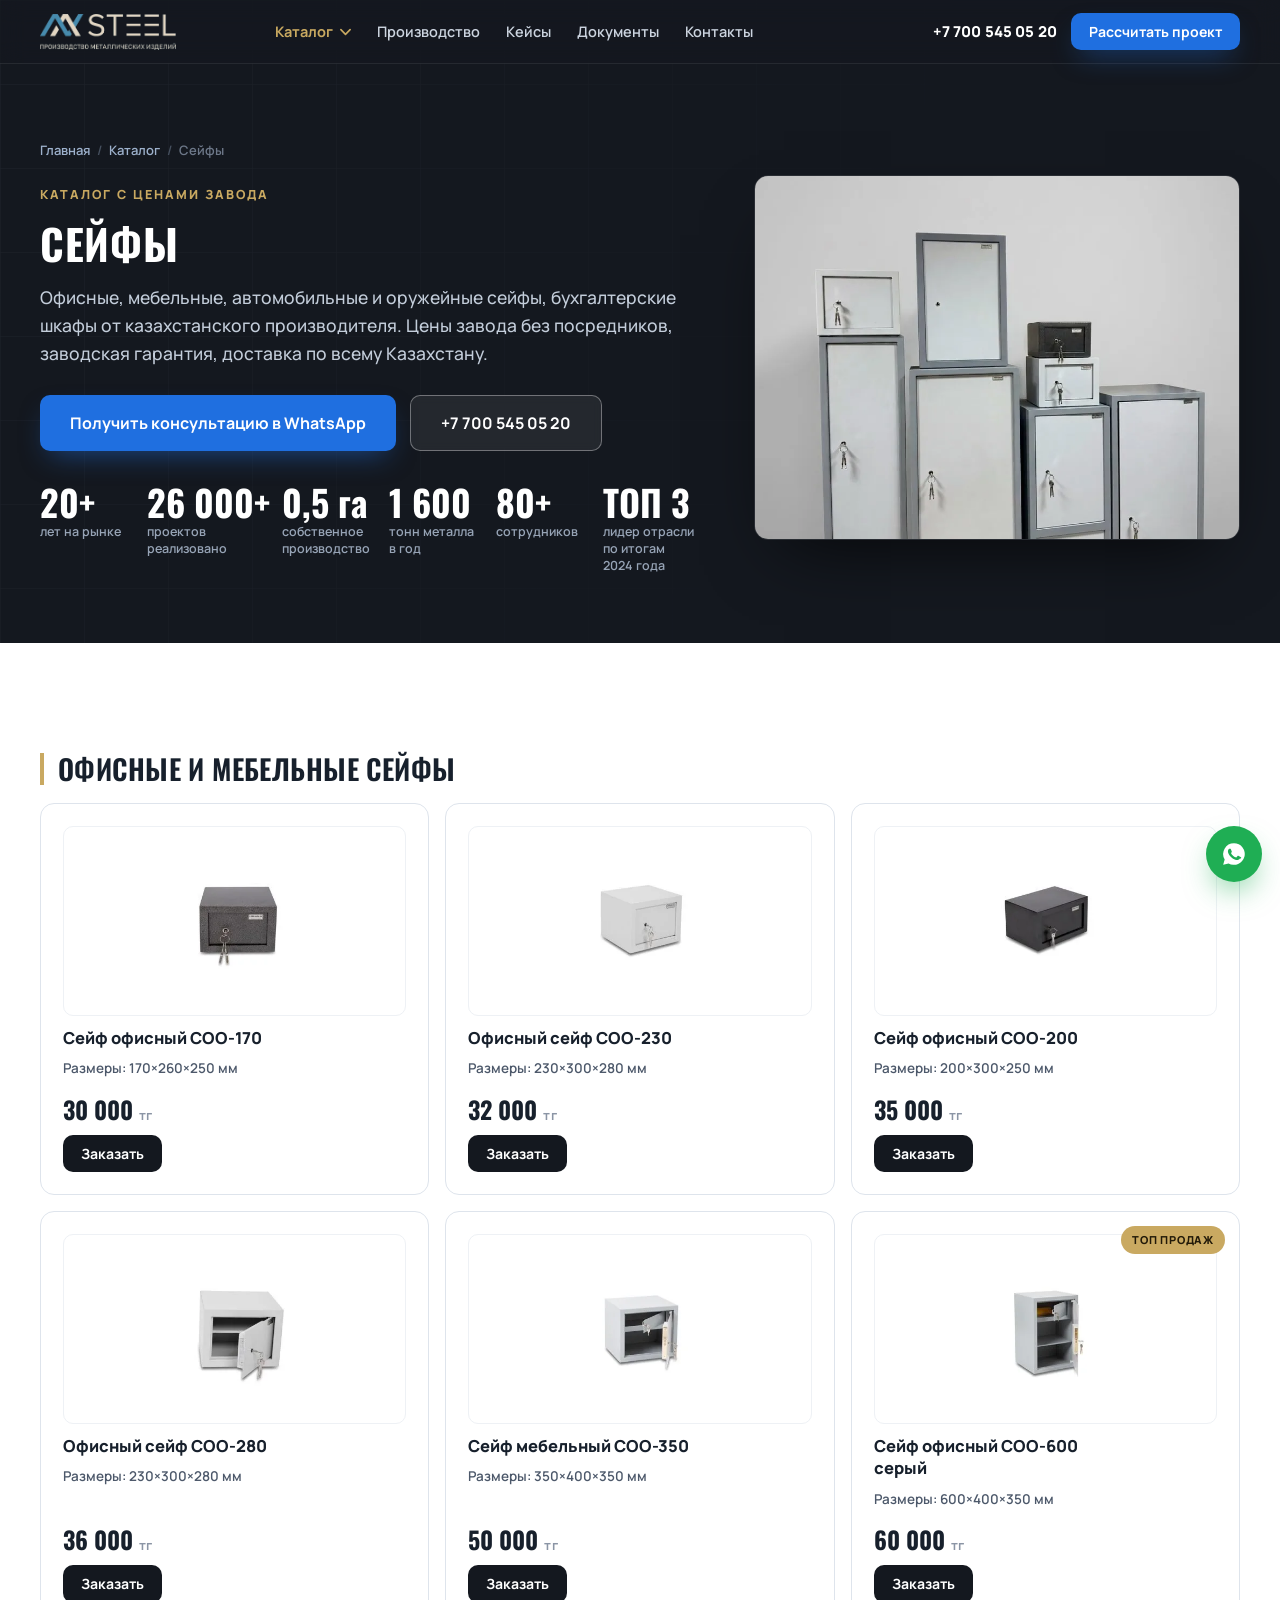
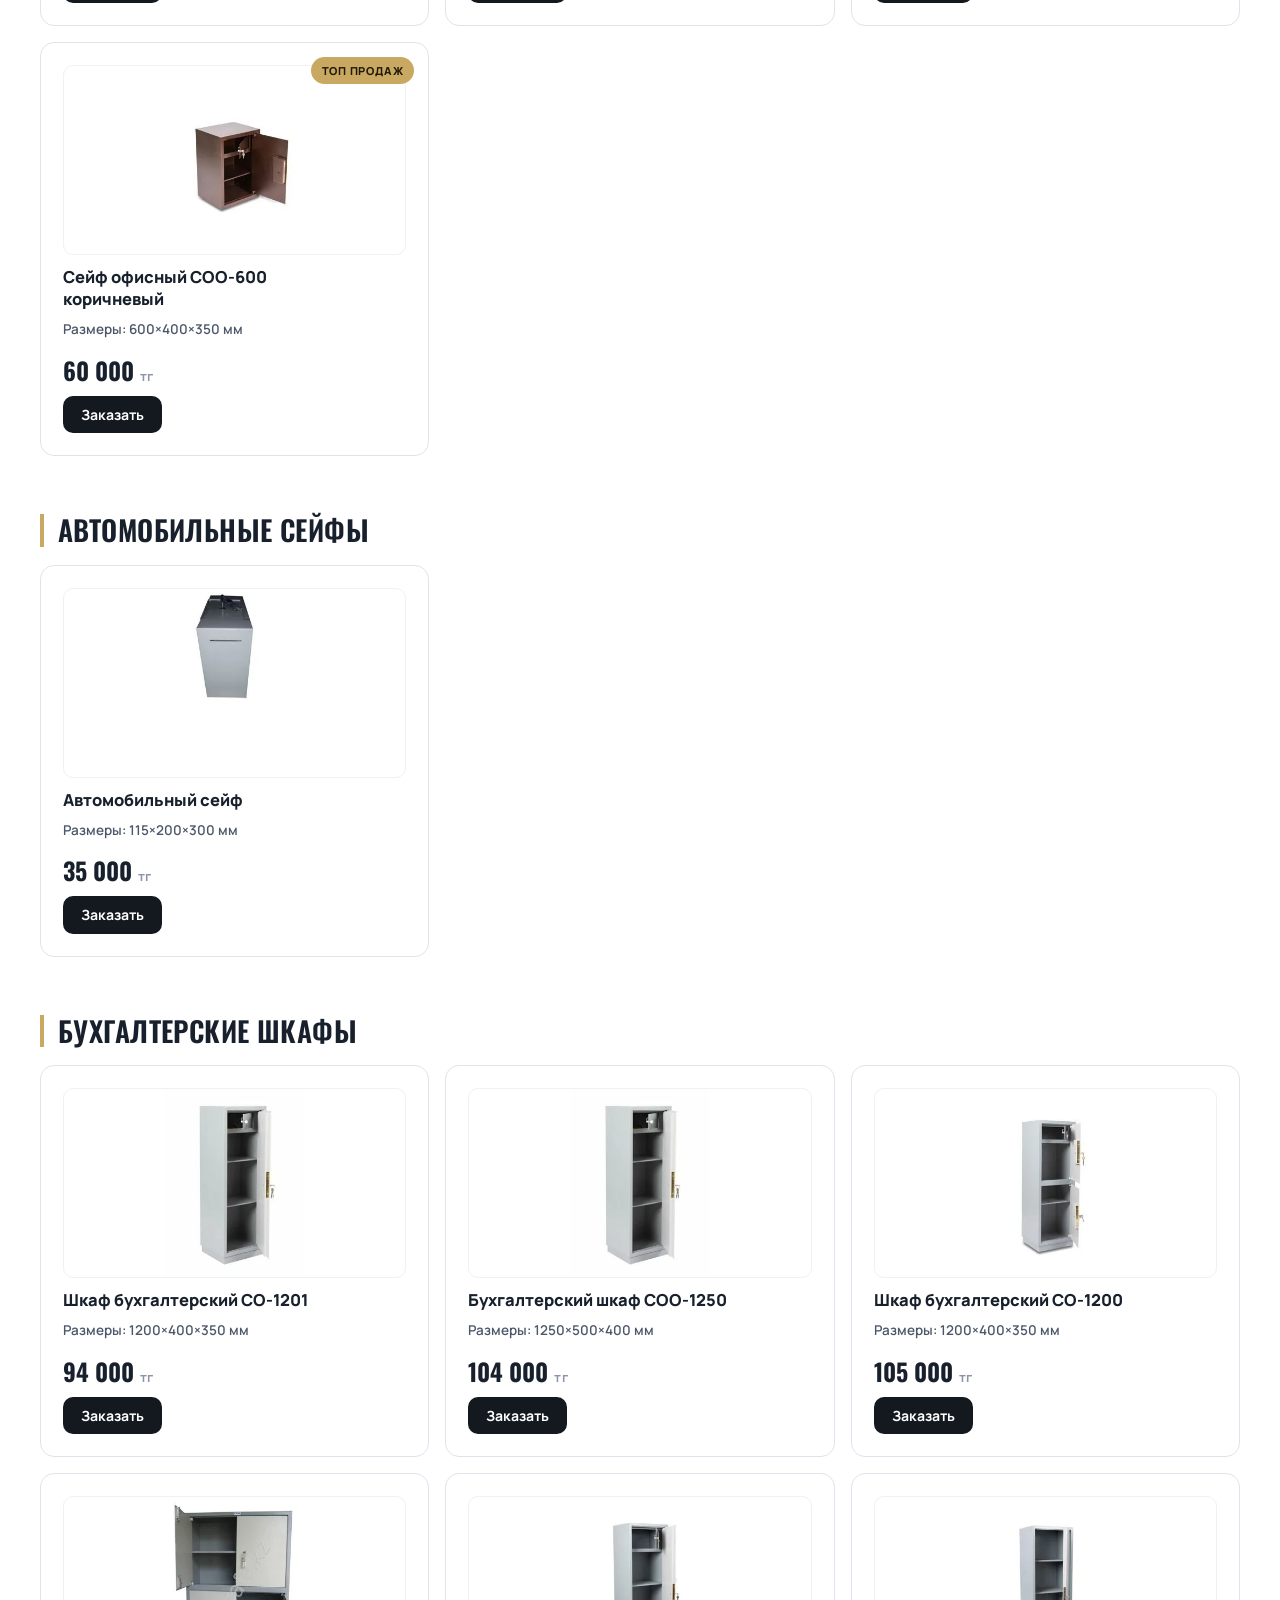
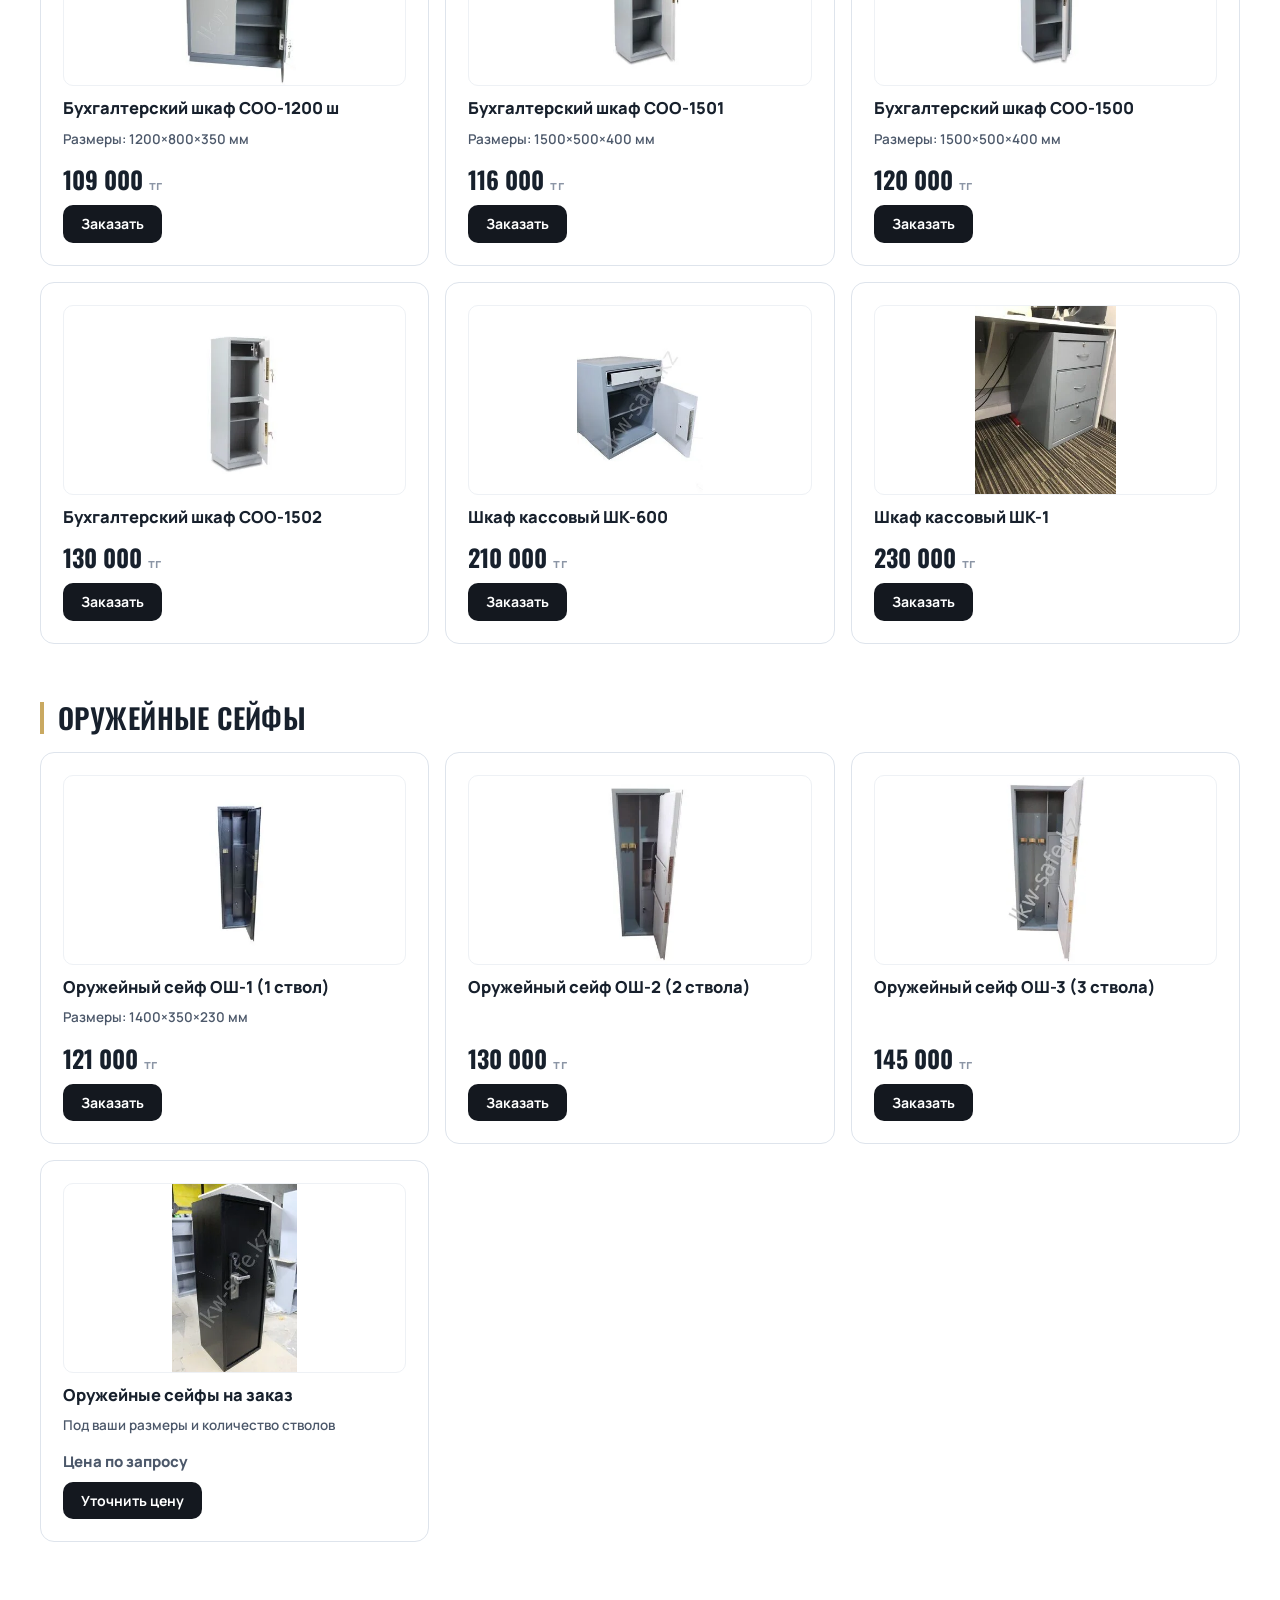
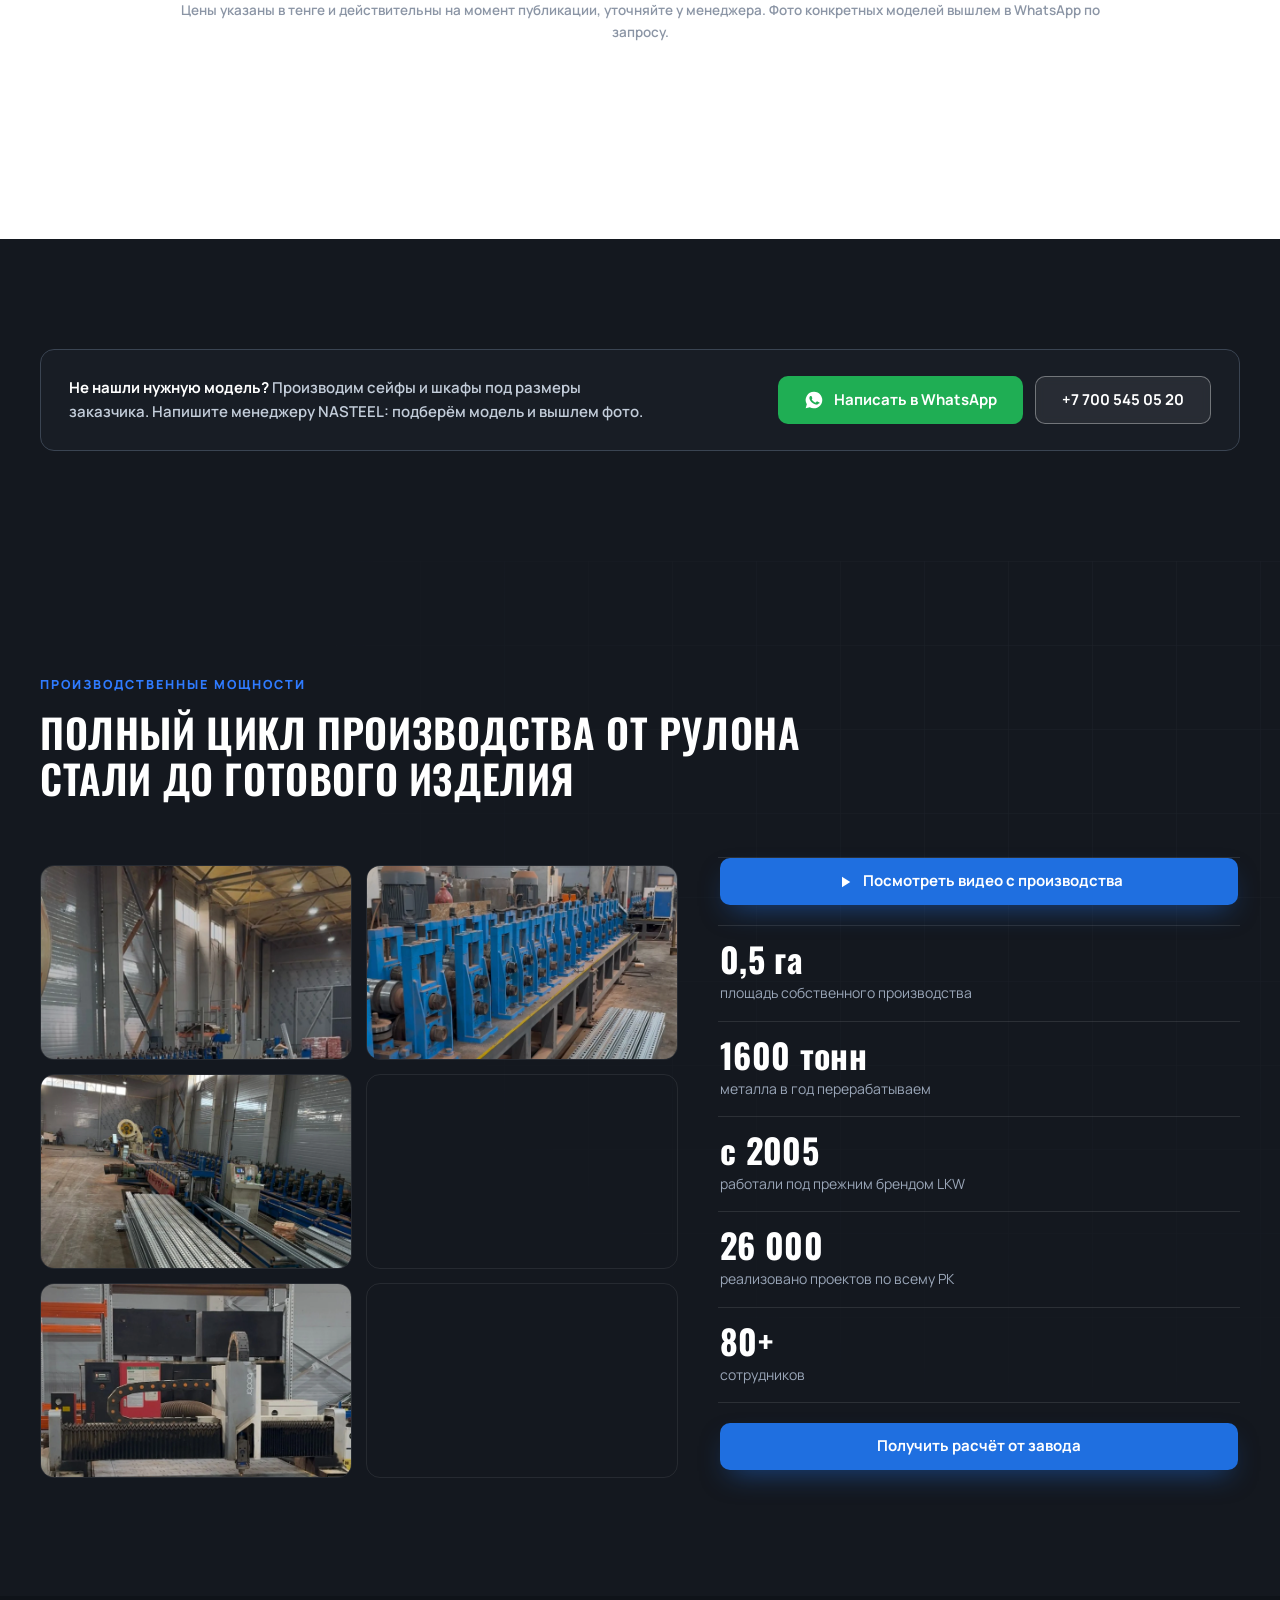
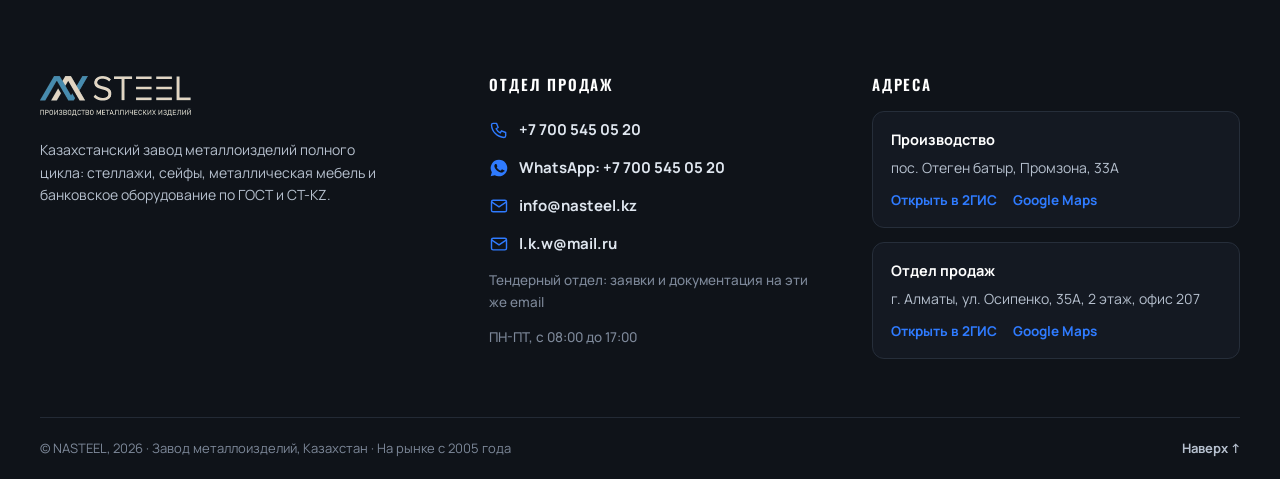
<file: seyfy.html>
<!DOCTYPE html>
<html lang="ru">
<head>
<meta charset="UTF-8">
<meta name="viewport" content="width=device-width, initial-scale=1.0">
<!-- Google tag (gtag.js) - Google Ads AW-800300971 -->
<script async src="https://www.googletagmanager.com/gtag/js?id=AW-800300971"></script>
<script>
  window.dataLayer = window.dataLayer || [];
  function gtag(){dataLayer.push(arguments);}
  gtag('js', new Date());
  gtag('config', 'AW-800300971');

  /* Конверсии Google Ads на реальные действия (анти-бот + дедуп за сессию).
     Определяем window.on* ДО script.js: там стабы через ||, наши выигрывают. */
  (function(){
    var CONV = {
      phone:    'AW-800300971/PwCKCNL0jvEcEKu_zv0C', // Click to call
      form:     'AW-800300971/KeWCCP7WjfEcEKu_zv0C', // Submit lead form
      whatsapp: 'AW-800300971/KFuyCLnijfEcEKu_zv0C'  // Contact (WhatsApp)
    };
    var human = false;
    ['pointerdown','pointermove','touchstart','scroll','keydown','wheel'].forEach(function(ev){
      window.addEventListener(ev, function(){ human = true; }, { once:true, passive:true });
    });
    function isBot(){ return !!navigator.webdriver || !human; }
    function fire(key){
      var sendTo = CONV[key];
      if(!sendTo || typeof gtag !== 'function' || isBot()) return;
      try{ var k = 'nasteel_conv_' + key; if(sessionStorage.getItem(k)) return; sessionStorage.setItem(k,'1'); }catch(e){}
      gtag('event','conversion',{ 'send_to':sendTo, 'value':1.0, 'currency':'USD' });
    }
    window.onPhoneClick    = function(){ fire('phone'); };
    window.onWhatsAppClick = function(){ fire('whatsapp'); };
    window.onLeadSubmit    = function(){ fire('form'); };
    window.gtag_report_conversion = function(url){
      fire('phone');
      if(typeof url !== 'undefined'){ setTimeout(function(){ window.location = url; }, 200); }
      return false;
    };
  })();
</script>

<title>Сейфы от производителя NASTEEL | Цены завода, Казахстан</title>
<meta name="description" content="Сейфы от казахстанского завода NASTEEL: офисные, мебельные, автомобильные, оружейные сейфы и бухгалтерские шкафы. Цены от 30 000 тг, заводская гарантия, доставка по всему Казахстану.">
<link rel="canonical" href="https://nasteel.kz/seyfy.html">
<meta name="theme-color" content="#14181f">

<meta property="og:type" content="website">
<meta property="og:site_name" content="NASTEEL">
<meta property="og:locale" content="ru_RU">
<meta property="og:title" content="Сейфы от производителя NASTEEL | Цены завода, Казахстан">
<meta property="og:description" content="Сейфы от казахстанского завода NASTEEL: офисные, мебельные, автомобильные, оружейные сейфы и бухгалтерские шкафы. Цены от 30 000 тг, заводская гарантия, доставка по всему Казахстану.">
<meta property="og:url" content="https://nasteel.kz/seyfy.html">
<meta property="og:image" content="https://nasteel.kz/assets/og-image.png">
<meta property="og:image:width" content="1200">
<meta property="og:image:height" content="630">
<meta name="twitter:card" content="summary_large_image">

<link rel="icon" type="image/png" sizes="32x32" href="assets/favicon-32.png">
<link rel="icon" type="image/png" sizes="48x48" href="assets/favicon-48.png">
<link rel="apple-touch-icon" href="assets/apple-touch-icon.png">

<link rel="preconnect" href="https://fonts.googleapis.com">
<link rel="preconnect" href="https://fonts.gstatic.com" crossorigin>
<link href="https://fonts.googleapis.com/css2?family=Oswald:wght@500;600;700&family=Manrope:wght@400;500;600;700;800&display=swap" rel="stylesheet">

<link rel="stylesheet" href="styles.css?v=14">
</head>
<body>

<a class="skip-link" href="#main">К содержимому</a>

<header class="site-header" id="siteHeader">
  <div class="container header-inner">
    <a href="index.html" class="brand" aria-label="NASTEEL, на главную">
      <img class="brand-logo" src="assets/logo.png" alt="NASTEEL" width="150" height="37">
    </a>
    <nav class="main-nav" id="mainNav" aria-label="Основная навигация">
      <div class="nav-dd">
        <button class="nav-dd-btn" type="button" aria-expanded="false" aria-haspopup="true">Каталог<svg class="dd-caret" viewBox="0 0 12 8" aria-hidden="true"><path d="M1 1.5l5 5 5-5" fill="none" stroke="currentColor" stroke-width="1.8" stroke-linecap="round" stroke-linejoin="round"/></svg></button>
        <ul class="nav-dd-menu">
          <li class="nav-sub">
            <button class="nav-sub-btn" type="button" aria-expanded="false" aria-haspopup="true">Стеллажи<svg class="dd-caret" viewBox="0 0 12 8" aria-hidden="true"><path d="M1 1.5l5 5 5-5" fill="none" stroke="currentColor" stroke-width="1.8" stroke-linecap="round" stroke-linejoin="round"/></svg></button>
            <ul class="nav-sub-menu">
              <li><a href="stellazhi-palletnye.html">Паллетные стеллажи</a></li>
              <li><a href="stellazhi-mezoninnye.html">Мезонинные стеллажи</a></li>
              <li><a href="stellazhi-srednegruzovye.html">Средне-грузовые стеллажи</a></li>
              <li><a href="stellazhi-konsolnye.html">Консольные стеллажи</a></li>
              <li><a href="stellazhi-torgovye.html">Торговые стеллажи</a></li>
              <li><a href="stellazhi-polochnye-zacep.html">Полочные стеллажи на зацепах</a></li>
              <li><a href="stellazhi-polochnye-oblegchennye.html">Полочные облегчённые стеллажи</a></li>
            </ul>
          </li>
          <li><a href="seyfy.html">Сейфы</a></li>
          <li><a href="bronedveri.html">Бронированные двери</a></li>
          <li><a href="bankovskoe.html">Банковское и кассовое оборудование</a></li>
          <li><a href="mebel.html">Металлическая мебель</a></li>
          <li><a href="samonesushchie-sklady.html">Самонесущие склады</a></li>
          <li><a href="uslugi.html">Услуги</a></li>
        </ul>
      </div>
      <a href="index.html#proizvodstvo">Производство</a>
      <a href="index.html#kejsy">Кейсы</a>
      <a href="index.html#sertifikaty">Документы</a>
      <a href="index.html#kontakty">Контакты</a>
    </nav>
    <div class="header-actions">
      <a class="header-phone" href="tel:+77005450520" data-track="phone">+7 700 545 05 20</a>
      <a class="btn btn-accent btn-sm" href="index.html#raschet" data-track="cta" data-cta="header">Рассчитать проект</a>
      <button class="burger" id="burger" aria-label="Открыть меню" aria-expanded="false" aria-controls="mainNav">
        <span></span><span></span><span></span>
      </button>
    </div>
  </div>
</header>

<main id="top">
  <section class="page-hero">
    <div class="container page-hero-grid">
      <div>
        <nav aria-label="Хлебные крошки"><ol class="breadcrumb">
        <li><a href="index.html">Главная</a></li>
        <li><a href="index.html#katalog">Каталог</a></li>
        <li aria-current="page">Сейфы</li>
      </ol></nav>
        <p class="page-eyebrow">Каталог с ценами завода</p>
        <h1>Сейфы</h1>
        <p class="page-lead">Офисные, мебельные, автомобильные и оружейные сейфы, бухгалтерские шкафы от казахстанского производителя. Цены завода без посредников, заводская гарантия, доставка по всему Казахстану.</p>
        <div class="hero-cta">
          <a class="btn btn-accent btn-lg" href="https://wa.me/77005450520" target="_blank" rel="noopener" data-track="whatsapp" data-wa="page-hero" data-wa-product="Сейфы NASTEEL">Получить консультацию в WhatsApp</a>
          <a class="btn btn-ghost btn-lg" href="tel:+77005450520" data-track="phone">+7 700 545 05 20</a>
        </div>
      <div class="page-stats" aria-label="Показатели завода">
        <div class="stat"><b>20+</b><span>лет на рынке</span></div>
        <div class="stat"><b>26 000+</b><span>проектов реализовано</span></div>
        <div class="stat"><b>0,5 га</b><span>собственное производство</span></div>
        <div class="stat"><b>1 600</b><span>тонн металла в год</span></div>
        <div class="stat"><b>80+</b><span>сотрудников</span></div>
        <div class="stat"><b>ТОП 3</b><span>лидер отрасли по итогам 2024 года</span></div>
      </div>
      </div>
      <div class="page-hero-media reveal">
        <img src="assets/photos/p03.webp" alt="Линейка сейфов и металлических шкафов производства NASTEEL" width="896" height="1195" decoding="async">
      </div>
    </div>
  </section>

  <section class="section section-light" id="main">
    <div class="container">
      <div class="shop-group">
        <h2>Офисные и мебельные сейфы</h2>
        <div class="shop-grid">
        <article class="p-card reveal">
          <img class="p-photo" src="assets/catalog/seyfy-01.webp" alt="Сейф офисный СОО-170" loading="lazy" decoding="async">
          <h3>Сейф офисный СОО-170</h3>
          <p class="p-size">Размеры: 170×260×250 мм</p>
          <p class="p-price">30 000 <small>тг</small></p>
          <a class="btn btn-dark btn-sm" href="https://wa.me/77005450520" target="_blank" rel="noopener" data-track="whatsapp" data-wa="product" data-wa-product="Сейф офисный СОО-170">Заказать</a>
        </article>
        <article class="p-card reveal">
          <img class="p-photo" src="assets/catalog/seyfy-02.webp" alt="Офисный сейф СОО-230" loading="lazy" decoding="async">
          <h3>Офисный сейф СОО-230</h3>
          <p class="p-size">Размеры: 230×300×280 мм</p>
          <p class="p-price">32 000 <small>тг</small></p>
          <a class="btn btn-dark btn-sm" href="https://wa.me/77005450520" target="_blank" rel="noopener" data-track="whatsapp" data-wa="product" data-wa-product="Офисный сейф СОО-230">Заказать</a>
        </article>
        <article class="p-card reveal">
          <img class="p-photo" src="assets/catalog/seyfy-03.webp" alt="Сейф офисный СОО-200" loading="lazy" decoding="async">
          <h3>Сейф офисный СОО-200</h3>
          <p class="p-size">Размеры: 200×300×250 мм</p>
          <p class="p-price">35 000 <small>тг</small></p>
          <a class="btn btn-dark btn-sm" href="https://wa.me/77005450520" target="_blank" rel="noopener" data-track="whatsapp" data-wa="product" data-wa-product="Сейф офисный СОО-200">Заказать</a>
        </article>
        <article class="p-card reveal">
          <img class="p-photo" src="assets/catalog/seyfy-04.webp" alt="Офисный сейф СОО-280" loading="lazy" decoding="async">
          <h3>Офисный сейф СОО-280</h3>
          <p class="p-size">Размеры: 230×300×280 мм</p>
          <p class="p-price">36 000 <small>тг</small></p>
          <a class="btn btn-dark btn-sm" href="https://wa.me/77005450520" target="_blank" rel="noopener" data-track="whatsapp" data-wa="product" data-wa-product="Офисный сейф СОО-280">Заказать</a>
        </article>
        <article class="p-card reveal">
          <img class="p-photo" src="assets/catalog/seyfy-05.webp" alt="Сейф мебельный СОО-350" loading="lazy" decoding="async">
          <h3>Сейф мебельный СОО-350</h3>
          <p class="p-size">Размеры: 350×400×350 мм</p>
          <p class="p-price">50 000 <small>тг</small></p>
          <a class="btn btn-dark btn-sm" href="https://wa.me/77005450520" target="_blank" rel="noopener" data-track="whatsapp" data-wa="product" data-wa-product="Сейф мебельный СОО-350">Заказать</a>
        </article>
        <article class="p-card reveal">
          <img class="p-photo" src="assets/catalog/seyfy-06.webp" alt="Сейф офисный СОО-600 серый" loading="lazy" decoding="async">
          <span class="p-badge">Топ продаж</span>
          <h3>Сейф офисный СОО-600 серый</h3>
          <p class="p-size">Размеры: 600×400×350 мм</p>
          <p class="p-price">60 000 <small>тг</small></p>
          <a class="btn btn-dark btn-sm" href="https://wa.me/77005450520" target="_blank" rel="noopener" data-track="whatsapp" data-wa="product" data-wa-product="Сейф офисный СОО-600 серый">Заказать</a>
        </article>
        <article class="p-card reveal">
          <img class="p-photo" src="assets/catalog/seyfy-07.webp" alt="Сейф офисный СОО-600 коричневый" loading="lazy" decoding="async">
          <span class="p-badge">Топ продаж</span>
          <h3>Сейф офисный СОО-600 коричневый</h3>
          <p class="p-size">Размеры: 600×400×350 мм</p>
          <p class="p-price">60 000 <small>тг</small></p>
          <a class="btn btn-dark btn-sm" href="https://wa.me/77005450520" target="_blank" rel="noopener" data-track="whatsapp" data-wa="product" data-wa-product="Сейф офисный СОО-600 коричневый">Заказать</a>
        </article>
        </div>
      </div>
      <div class="shop-group">
        <h2>Автомобильные сейфы</h2>
        <div class="shop-grid">
        <article class="p-card reveal">
          <img class="p-photo" src="assets/catalog/seyfy-08.webp" alt="Автомобильный сейф" loading="lazy" decoding="async">
          <h3>Автомобильный сейф</h3>
          <p class="p-size">Размеры: 115×200×300 мм</p>
          <p class="p-price">35 000 <small>тг</small></p>
          <a class="btn btn-dark btn-sm" href="https://wa.me/77005450520" target="_blank" rel="noopener" data-track="whatsapp" data-wa="product" data-wa-product="Автомобильный сейф">Заказать</a>
        </article>
        </div>
      </div>
      <div class="shop-group">
        <h2>Бухгалтерские шкафы</h2>
        <div class="shop-grid">
        <article class="p-card reveal">
          <img class="p-photo" src="assets/catalog/seyfy-09.webp" alt="Шкаф бухгалтерский СО-1201" loading="lazy" decoding="async">
          <h3>Шкаф бухгалтерский СО-1201</h3>
          <p class="p-size">Размеры: 1200×400×350 мм</p>
          <p class="p-price">94 000 <small>тг</small></p>
          <a class="btn btn-dark btn-sm" href="https://wa.me/77005450520" target="_blank" rel="noopener" data-track="whatsapp" data-wa="product" data-wa-product="Шкаф бухгалтерский СО-1201">Заказать</a>
        </article>
        <article class="p-card reveal">
          <img class="p-photo" src="assets/catalog/seyfy-10.webp" alt="Бухгалтерский шкаф СОО-1250" loading="lazy" decoding="async">
          <h3>Бухгалтерский шкаф СОО-1250</h3>
          <p class="p-size">Размеры: 1250×500×400 мм</p>
          <p class="p-price">104 000 <small>тг</small></p>
          <a class="btn btn-dark btn-sm" href="https://wa.me/77005450520" target="_blank" rel="noopener" data-track="whatsapp" data-wa="product" data-wa-product="Бухгалтерский шкаф СОО-1250">Заказать</a>
        </article>
        <article class="p-card reveal">
          <img class="p-photo" src="assets/catalog/seyfy-11.webp" alt="Шкаф бухгалтерский СО-1200" loading="lazy" decoding="async">
          <h3>Шкаф бухгалтерский СО-1200</h3>
          <p class="p-size">Размеры: 1200×400×350 мм</p>
          <p class="p-price">105 000 <small>тг</small></p>
          <a class="btn btn-dark btn-sm" href="https://wa.me/77005450520" target="_blank" rel="noopener" data-track="whatsapp" data-wa="product" data-wa-product="Шкаф бухгалтерский СО-1200">Заказать</a>
        </article>
        <article class="p-card reveal">
          <img class="p-photo" src="assets/catalog/seyfy-12.webp" alt="Бухгалтерский шкаф СОО-1200 ш" loading="lazy" decoding="async">
          <h3>Бухгалтерский шкаф СОО-1200 ш</h3>
          <p class="p-size">Размеры: 1200×800×350 мм</p>
          <p class="p-price">109 000 <small>тг</small></p>
          <a class="btn btn-dark btn-sm" href="https://wa.me/77005450520" target="_blank" rel="noopener" data-track="whatsapp" data-wa="product" data-wa-product="Бухгалтерский шкаф СОО-1200 ш">Заказать</a>
        </article>
        <article class="p-card reveal">
          <img class="p-photo" src="assets/catalog/seyfy-13.webp" alt="Бухгалтерский шкаф СОО-1501" loading="lazy" decoding="async">
          <h3>Бухгалтерский шкаф СОО-1501</h3>
          <p class="p-size">Размеры: 1500×500×400 мм</p>
          <p class="p-price">116 000 <small>тг</small></p>
          <a class="btn btn-dark btn-sm" href="https://wa.me/77005450520" target="_blank" rel="noopener" data-track="whatsapp" data-wa="product" data-wa-product="Бухгалтерский шкаф СОО-1501">Заказать</a>
        </article>
        <article class="p-card reveal">
          <img class="p-photo" src="assets/catalog/seyfy-14.webp" alt="Бухгалтерский шкаф СОО-1500" loading="lazy" decoding="async">
          <h3>Бухгалтерский шкаф СОО-1500</h3>
          <p class="p-size">Размеры: 1500×500×400 мм</p>
          <p class="p-price">120 000 <small>тг</small></p>
          <a class="btn btn-dark btn-sm" href="https://wa.me/77005450520" target="_blank" rel="noopener" data-track="whatsapp" data-wa="product" data-wa-product="Бухгалтерский шкаф СОО-1500">Заказать</a>
        </article>
        <article class="p-card reveal">
          <img class="p-photo" src="assets/catalog/seyfy-soo1502.webp" alt="Бухгалтерский шкаф СОО-1502" loading="lazy" decoding="async">
          <h3>Бухгалтерский шкаф СОО-1502</h3>
          <p class="p-price">130 000 <small>тг</small></p>
          <a class="btn btn-dark btn-sm" href="https://wa.me/77005450520" target="_blank" rel="noopener" data-track="whatsapp" data-wa="product" data-wa-product="Бухгалтерский шкаф СОО-1502">Заказать</a>
        </article>
        <article class="p-card reveal">
          <img class="p-photo" src="assets/catalog/seyfy-shk600.webp" alt="Шкаф кассовый ШК-600" loading="lazy" decoding="async">
          <h3>Шкаф кассовый ШК-600</h3>
          <p class="p-price">210 000 <small>тг</small></p>
          <a class="btn btn-dark btn-sm" href="https://wa.me/77005450520" target="_blank" rel="noopener" data-track="whatsapp" data-wa="product" data-wa-product="Шкаф кассовый ШК-600">Заказать</a>
        </article>
        <article class="p-card reveal">
          <img class="p-photo" src="assets/catalog/seyfy-shk1.webp" alt="Шкаф кассовый ШК-1" loading="lazy" decoding="async">
          <h3>Шкаф кассовый ШК-1</h3>
          <p class="p-price">230 000 <small>тг</small></p>
          <a class="btn btn-dark btn-sm" href="https://wa.me/77005450520" target="_blank" rel="noopener" data-track="whatsapp" data-wa="product" data-wa-product="Шкаф кассовый ШК-1">Заказать</a>
        </article>
        </div>
      </div>
      <div class="shop-group">
        <h2>Оружейные сейфы</h2>
        <div class="shop-grid">
        <article class="p-card reveal">
          <img class="p-photo" src="assets/catalog/seyfy-15.webp" alt="Оружейный сейф ОШ-1 (1 ствол)" loading="lazy" decoding="async">
          <h3>Оружейный сейф ОШ-1 (1 ствол)</h3>
          <p class="p-size">Размеры: 1400×350×230 мм</p>
          <p class="p-price">121 000 <small>тг</small></p>
          <a class="btn btn-dark btn-sm" href="https://wa.me/77005450520" target="_blank" rel="noopener" data-track="whatsapp" data-wa="product" data-wa-product="Оружейный сейф ОШ-1 (1 ствол)">Заказать</a>
        </article>
        <article class="p-card reveal">
          <img class="p-photo" src="assets/catalog/seyfy-osh2.webp" alt="Оружейный сейф ОШ-2 (2 ствола)" loading="lazy" decoding="async">
          <h3>Оружейный сейф ОШ-2 (2 ствола)</h3>
          <p class="p-price">130 000 <small>тг</small></p>
          <a class="btn btn-dark btn-sm" href="https://wa.me/77005450520" target="_blank" rel="noopener" data-track="whatsapp" data-wa="product" data-wa-product="Оружейный сейф ОШ-2 (2 ствола)">Заказать</a>
        </article>
        <article class="p-card reveal">
          <img class="p-photo" src="assets/catalog/seyfy-osh3.webp" alt="Оружейный сейф ОШ-3 (3 ствола)" loading="lazy" decoding="async">
          <h3>Оружейный сейф ОШ-3 (3 ствола)</h3>
          <p class="p-price">145 000 <small>тг</small></p>
          <a class="btn btn-dark btn-sm" href="https://wa.me/77005450520" target="_blank" rel="noopener" data-track="whatsapp" data-wa="product" data-wa-product="Оружейный сейф ОШ-3 (3 ствола)">Заказать</a>
        </article>
        <article class="p-card reveal">
          <img class="p-photo" src="assets/catalog/seyfy-osh-zakaz.webp" alt="Оружейные сейфы на заказ" loading="lazy" decoding="async">
          <h3>Оружейные сейфы на заказ</h3>
          <p class="p-size">Под ваши размеры и количество стволов</p>
          <p class="p-price p-price-req">Цена по запросу</p>
          <a class="btn btn-dark btn-sm" href="https://wa.me/77005450520" target="_blank" rel="noopener" data-track="whatsapp" data-wa="product" data-wa-product="Оружейный сейф на заказ">Уточнить цену</a>
        </article>
        </div>
      </div>
      <p class="price-note">Цены указаны в тенге и действительны на момент публикации, уточняйте у менеджера. Фото конкретных моделей вышлем в WhatsApp по запросу.</p>
    </div>
  </section>

  <section class="section section-dark">
    <div class="container">
      <div class="cta-band reveal">
        <p><b>Не нашли нужную модель?</b> Производим сейфы и шкафы под размеры заказчика. Напишите менеджеру NASTEEL: подберём модель и вышлем фото.</p>
        <div class="cta-actions">
          <a class="btn btn-wa" href="https://wa.me/77005450520" target="_blank" rel="noopener" data-track="whatsapp" data-wa="page-cta" data-wa-product="Сейфы NASTEEL"><svg class="ic" viewBox="0 0 24 24"><path d="M12 2a10 10 0 0 0-8.6 15.1L2 22l5-1.3A10 10 0 1 0 12 2zm5.4 14.1c-.2.7-1.3 1.3-1.9 1.4-.5.1-1.1.2-3.3-.7-2.8-1.2-4.6-4-4.7-4.2-.1-.2-1.1-1.5-1.1-2.9s.7-2 .9-2.3c.2-.3.5-.3.7-.3h.5c.2 0 .4 0 .6.5s.8 1.9.8 2c.1.1.1.3 0 .5l-.4.7c-.1.2-.3.4-.1.7.2.3.8 1.3 1.7 2.1 1.2 1.1 2.2 1.4 2.5 1.5.3.1.5.1.7-.1l1-1.2c.2-.3.4-.2.7-.1l2 1c.3.1.5.2.6.3 0 .2 0 .7-.2 1.1z" fill="currentColor"/></svg>Написать в WhatsApp</a>
          <a class="btn btn-ghost" href="tel:+77005450520" data-track="phone">+7 700 545 05 20</a>
        </div>
      </div>
    </div>
  </section>
  
  <!-- ПРОИЗВОДСТВО (с главной) -->
  <section class="section section-dark production" id="proizvodstvo">
    <div class="container">
      <div class="section-head reveal">
        <p class="section-eyebrow">Производственные мощности</p>
        <h2>Полный цикл производства от рулона стали до готового изделия</h2>
      </div>

            <div class="prod-showcase">
        <div class="prod-gallery-col">
        <div class="prod-gallery prod-gallery--grid reveal">
          <img src="assets/photos/prod-liniya-prokata.webp" alt="Автоматическая линия проката профиля в цехе NASTEEL" loading="lazy" decoding="async" width="1080" height="1920">
          <img src="assets/photos/prod-stan.webp" alt="Прокатный стан для производства перфорированного профиля NASTEEL" loading="lazy" decoding="async" width="1080" height="1440">
          <img src="assets/photos/prod-profil.webp" alt="Готовый оцинкованный профиль на производственной линии NASTEEL" loading="lazy" decoding="async" width="1080" height="1440">
          <img src="assets/photos/prod-svarka.webp" alt="Сварочный участок цеха металлоконструкций NASTEEL" loading="lazy" decoding="async" width="1080" height="1440">
          <img src="assets/photos/prod-lazer.webp" alt="Станок лазерной резки металла Bodor в цехе NASTEEL" loading="lazy" decoding="async" width="1280" height="1024">
          <img src="assets/photos/prod-zavod-aero.webp" alt="Производственный комплекс NASTEEL, вид с высоты" loading="lazy" decoding="async" width="1400" height="1050">
        </div>
        </div>
        <ul class="prod-stats reveal" role="list">
          <li class="prod-cta prod-cta--top"><a class="btn btn-accent prod-video-btn" href="https://www.youtube.com/watch?v=28wzi3sIFuY" target="_blank" rel="noopener" data-track="video" data-video="youtube-proizvodstvo">
            <svg viewBox="0 0 24 24" width="18" height="18" fill="currentColor" aria-hidden="true"><path d="M8 5v14l11-7z"/></svg>
            Посмотреть видео с производства
          </a></li>
          <li><b>0,5 га</b><span>площадь собственного производства</span></li>
          <li><b>1600 тонн</b><span>металла в год перерабатываем</span></li>
          <li><b>с 2005</b><span>работали под прежним брендом LKW</span></li>
          <li><b>26 000</b><span>реализовано проектов по всему РК</span></li>
          <li><b>80+</b><span>сотрудников</span></li>
          <li class="prod-cta"><a class="btn btn-accent" href="index.html#raschet" data-track="cta" data-cta="production">Получить расчёт от завода</a></li>
        </ul>
      </div>

    </div>
  </section>

<footer class="footer" id="kontakty">
    <div class="container">
      <div class="footer-grid">
        <div class="footer-col footer-brand">
          <a href="index.html" class="brand"><img class="brand-logo" src="assets/logo.png" alt="NASTEEL" width="150" height="37"></a>
          <p>Казахстанский завод металлоизделий полного цикла: стеллажи, сейфы, металлическая мебель и банковское оборудование по ГОСТ и СТ-KZ.</p>
        </div>

        <div class="footer-col">
          <h3>Отдел продаж</h3>
          <a class="footer-line" href="tel:+77005450520" data-track="phone"><svg class="ic" viewBox="0 0 24 24"><path d="M5 4h4l2 5-2.5 1.5a12 12 0 0 0 5 5L15 13l5 2v4a2 2 0 0 1-2 2A16 16 0 0 1 3 6a2 2 0 0 1 2-2z" fill="none" stroke="currentColor" stroke-width="1.7" stroke-linejoin="round"/></svg>+7 700 545 05 20</a>
          <a class="footer-line" href="https://wa.me/77005450520" target="_blank" rel="noopener" data-track="whatsapp" data-wa="footer">
            <svg class="ic" viewBox="0 0 24 24"><path d="M12 2a10 10 0 0 0-8.6 15.1L2 22l5-1.3A10 10 0 1 0 12 2zm5.4 14.1c-.2.7-1.3 1.3-1.9 1.4-.5.1-1.1.2-3.3-.7-2.8-1.2-4.6-4-4.7-4.2-.1-.2-1.1-1.5-1.1-2.9s.7-2 .9-2.3c.2-.3.5-.3.7-.3h.5c.2 0 .4 0 .6.5s.8 1.9.8 2c.1.1.1.3 0 .5l-.4.7c-.1.2-.3.4-.1.7.2.3.8 1.3 1.7 2.1 1.2 1.1 2.2 1.4 2.5 1.5.3.1.5.1.7-.1l1-1.2c.2-.3.4-.2.7-.1l2 1c.3.1.5.2.6.3 0 .2 0 .7-.2 1.1z" fill="currentColor"/></svg>
            WhatsApp: +7 700 545 05 20
          </a>
          <a class="footer-line" href="mailto:info@nasteel.kz" data-track="email"><svg class="ic" viewBox="0 0 24 24"><rect x="3" y="5" width="18" height="14" rx="2" fill="none" stroke="currentColor" stroke-width="1.7"/><path d="M3 7l9 6 9-6" fill="none" stroke="currentColor" stroke-width="1.7"/></svg>info@nasteel.kz</a>
          <a class="footer-line" href="mailto:l.k.w@mail.ru" data-track="email"><svg class="ic" viewBox="0 0 24 24"><rect x="3" y="5" width="18" height="14" rx="2" fill="none" stroke="currentColor" stroke-width="1.7"/><path d="M3 7l9 6 9-6" fill="none" stroke="currentColor" stroke-width="1.7"/></svg>l.k.w@mail.ru</a>
          <p class="footer-line footer-muted">Тендерный отдел: заявки и документация на эти же email</p>
          <p class="footer-line footer-muted">ПН-ПТ, с 08:00 до 17:00</p>
        </div>

        <div class="footer-col">
          <h3>Адреса</h3>
          <div class="addr-card">
            <b>Производство</b>
            <p>пос. Отеген батыр, Промзона, 33А</p>
            <div class="addr-links">
              <a href="https://2gis.kz/almaty/search/%D0%9E%D1%82%D0%B5%D0%B3%D0%B5%D0%BD%20%D0%B1%D0%B0%D1%82%D1%8B%D1%80%2C%20%D0%9F%D1%80%D0%BE%D0%BC%D0%B7%D0%BE%D0%BD%D0%B0%2033%D0%90" target="_blank" rel="noopener" data-track="map" data-map="2gis-proizvodstvo">Открыть в 2ГИС</a>
              <a href="https://maps.google.com/?q=%D0%9E%D1%82%D0%B5%D0%B3%D0%B5%D0%BD%20%D0%B1%D0%B0%D1%82%D1%8B%D1%80%2C%20%D0%9F%D1%80%D0%BE%D0%BC%D0%B7%D0%BE%D0%BD%D0%B0%2033%D0%90" target="_blank" rel="noopener" data-track="map" data-map="google-proizvodstvo">Google Maps</a>
            </div>
          </div>
          <div class="addr-card">
            <b>Отдел продаж</b>
            <p>г. Алматы, ул. Осипенко, 35А, 2 этаж, офис 207</p>
            <div class="addr-links">
              <a href="https://2gis.kz/almaty/search/%D0%90%D0%BB%D0%BC%D0%B0%D1%82%D1%8B%2C%20%D0%9E%D1%81%D0%B8%D0%BF%D0%B5%D0%BD%D0%BA%D0%BE%2035%D0%90" target="_blank" rel="noopener" data-track="map" data-map="2gis-osipenko">Открыть в 2ГИС</a>
              <a href="https://maps.google.com/?q=%D0%90%D0%BB%D0%BC%D0%B0%D1%82%D1%8B%2C%20%D0%9E%D1%81%D0%B8%D0%BF%D0%B5%D0%BD%D0%BA%D0%BE%2035%D0%90" target="_blank" rel="noopener" data-track="map" data-map="google-osipenko">Google Maps</a>
            </div>
          </div>
        </div>
      </div>

      <div class="footer-bottom">
        <p>© NASTEEL, 2026 · Завод металлоизделий, Казахстан · На рынке с 2005 года</p>
        <a href="#top" class="to-top">Наверх ↑</a>
      </div>
    </div>
  </footer>

</main>

<a class="fab-wa" href="https://wa.me/77005450520?text=%D0%97%D0%B4%D1%80%D0%B0%D0%B2%D1%81%D1%82%D0%B2%D1%83%D0%B9%D1%82%D0%B5%21%20%D0%9F%D0%B8%D1%88%D1%83%20%D1%81%20%D1%81%D0%B0%D0%B9%D1%82%D0%B0%20nasteel.kz" target="_blank" rel="noopener" aria-label="Написать в WhatsApp" data-track="whatsapp" data-wa="fab">
  <svg viewBox="0 0 24 24" width="26" height="26"><path d="M12 2a10 10 0 0 0-8.6 15.1L2 22l5-1.3A10 10 0 1 0 12 2zm5.4 14.1c-.2.7-1.3 1.3-1.9 1.4-.5.1-1.1.2-3.3-.7-2.8-1.2-4.6-4-4.7-4.2-.1-.2-1.1-1.5-1.1-2.9s.7-2 .9-2.3c.2-.3.5-.3.7-.3h.5c.2 0 .4 0 .6.5s.8 1.9.8 2c.1.1.1.3 0 .5l-.4.7c-.1.2-.3.4-.1.7.2.3.8 1.3 1.7 2.1 1.2 1.1 2.2 1.4 2.5 1.5.3.1.5.1.7-.1l1-1.2c.2-.3.4-.2.7-.1l2 1c.3.1.5.2.6.3 0 .2 0 .7-.2 1.1z" fill="currentColor"/></svg>
</a>

<script src="script.js?v=2" defer></script>
</body>
</html>
</file>
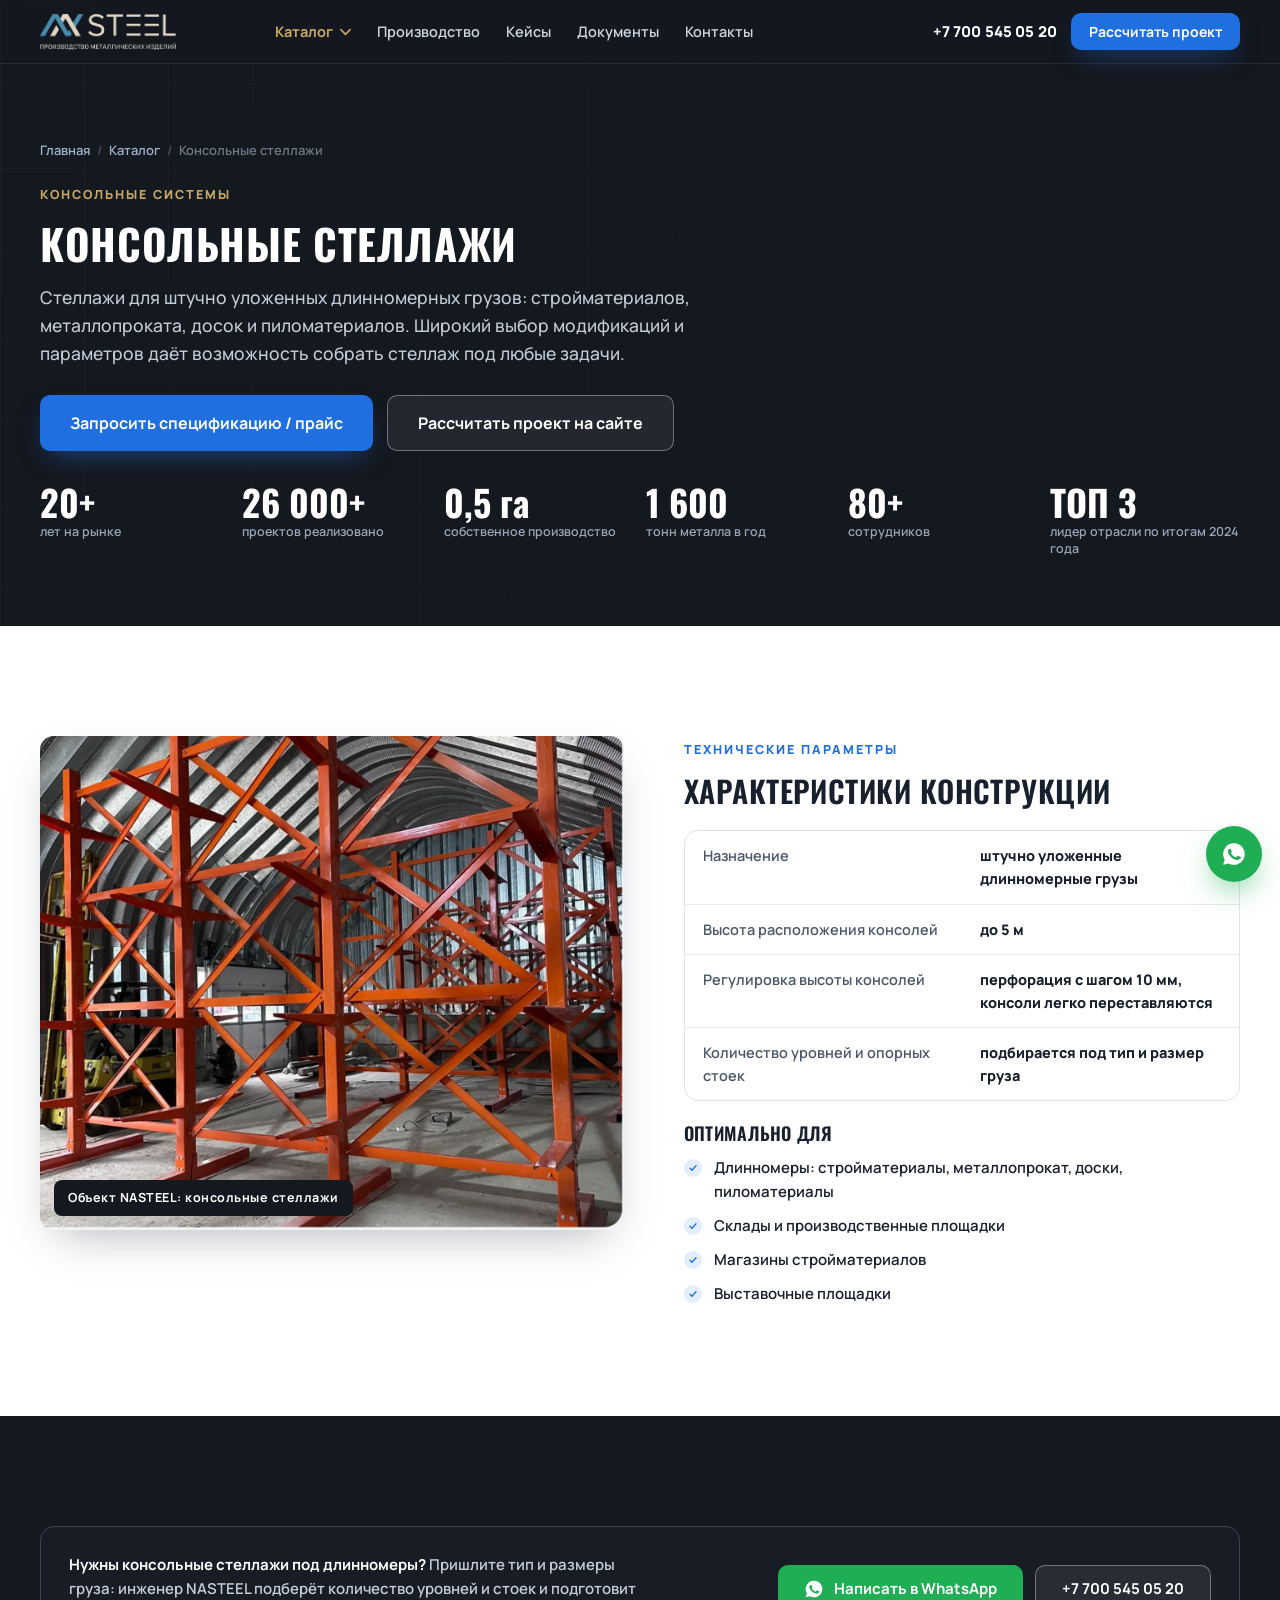
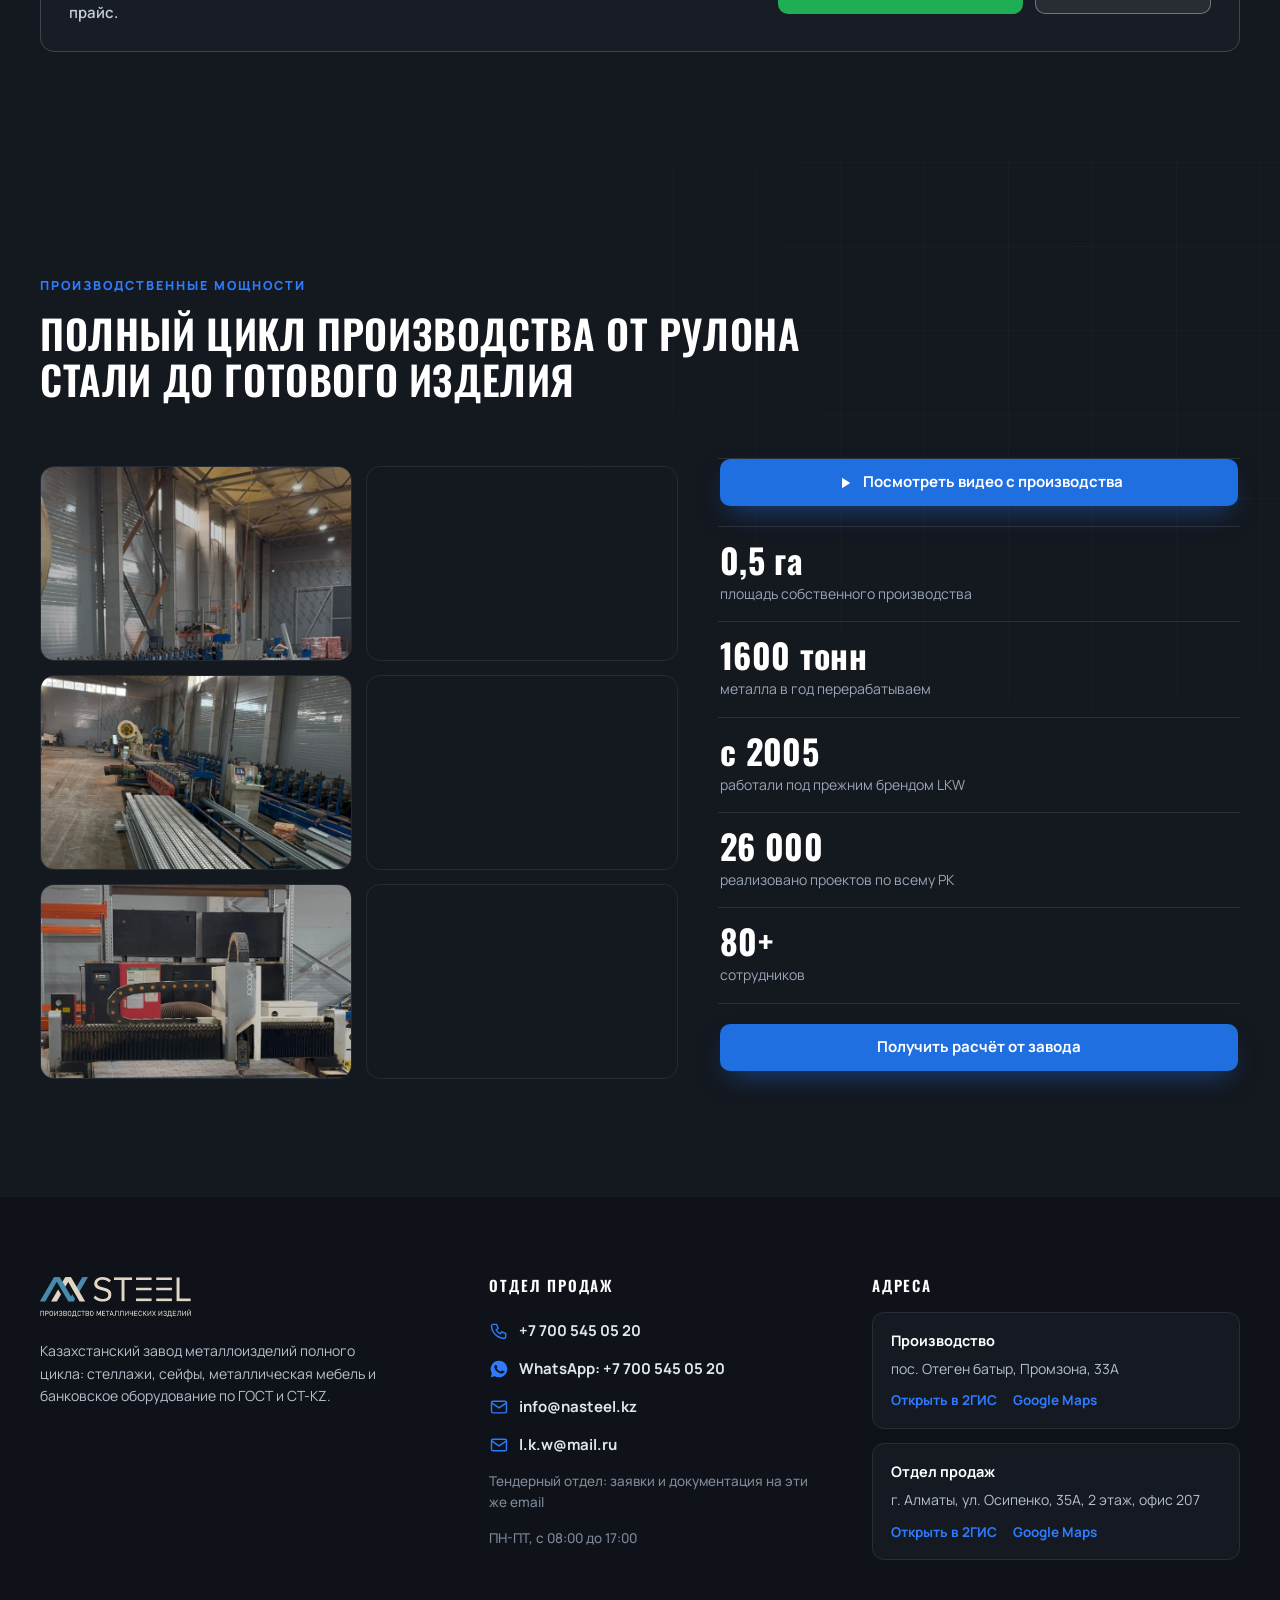
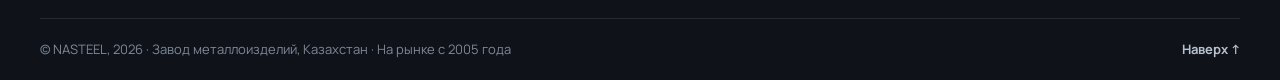
<file: stellazhi-konsolnye.html>
<!DOCTYPE html>
<html lang="ru">
<head>
<meta charset="UTF-8">
<meta name="viewport" content="width=device-width, initial-scale=1.0">
<!-- Google tag (gtag.js) - Google Ads AW-800300971 -->
<script async src="https://www.googletagmanager.com/gtag/js?id=AW-800300971"></script>
<script>
  window.dataLayer = window.dataLayer || [];
  function gtag(){dataLayer.push(arguments);}
  gtag('js', new Date());
  gtag('config', 'AW-800300971');

  /* Конверсии Google Ads на реальные действия (анти-бот + дедуп за сессию).
     Определяем window.on* ДО script.js: там стабы через ||, наши выигрывают. */
  (function(){
    var CONV = {
      phone:    'AW-800300971/PwCKCNL0jvEcEKu_zv0C', // Click to call
      form:     'AW-800300971/KeWCCP7WjfEcEKu_zv0C', // Submit lead form
      whatsapp: 'AW-800300971/KFuyCLnijfEcEKu_zv0C'  // Contact (WhatsApp)
    };
    var human = false;
    ['pointerdown','pointermove','touchstart','scroll','keydown','wheel'].forEach(function(ev){
      window.addEventListener(ev, function(){ human = true; }, { once:true, passive:true });
    });
    function isBot(){ return !!navigator.webdriver || !human; }
    function fire(key){
      var sendTo = CONV[key];
      if(!sendTo || typeof gtag !== 'function' || isBot()) return;
      try{ var k = 'nasteel_conv_' + key; if(sessionStorage.getItem(k)) return; sessionStorage.setItem(k,'1'); }catch(e){}
      gtag('event','conversion',{ 'send_to':sendTo, 'value':1.0, 'currency':'USD' });
    }
    window.onPhoneClick    = function(){ fire('phone'); };
    window.onWhatsAppClick = function(){ fire('whatsapp'); };
    window.onLeadSubmit    = function(){ fire('form'); };
    window.gtag_report_conversion = function(url){
      fire('phone');
      if(typeof url !== 'undefined'){ setTimeout(function(){ window.location = url; }, 200); }
      return false;
    };
  })();
</script>

<title>Консольные стеллажи для длинномерных грузов от завода NASTEEL</title>
<meta name="description" content="Консольные стеллажи от казахстанского завода NASTEEL: хранение длинномеров, металлопроката, досок и пиломатериалов. Высота консолей до 5 м, регулировка с шагом 10 мм. Монтаж по Казахстану.">
<link rel="canonical" href="https://nasteel.kz/stellazhi-konsolnye.html">
<meta name="theme-color" content="#14181f">

<meta property="og:type" content="website">
<meta property="og:site_name" content="NASTEEL">
<meta property="og:locale" content="ru_RU">
<meta property="og:title" content="Консольные стеллажи для длинномерных грузов от завода NASTEEL">
<meta property="og:description" content="Консольные стеллажи от казахстанского завода NASTEEL: хранение длинномеров, металлопроката, досок и пиломатериалов. Высота консолей до 5 м, регулировка с шагом 10 мм. Монтаж по Казахстану.">
<meta property="og:url" content="https://nasteel.kz/stellazhi-konsolnye.html">
<meta property="og:image" content="https://nasteel.kz/assets/og-image.png">
<meta property="og:image:width" content="1200">
<meta property="og:image:height" content="630">
<meta name="twitter:card" content="summary_large_image">

<link rel="icon" type="image/png" sizes="32x32" href="assets/favicon-32.png">
<link rel="icon" type="image/png" sizes="48x48" href="assets/favicon-48.png">
<link rel="apple-touch-icon" href="assets/apple-touch-icon.png">

<link rel="preconnect" href="https://fonts.googleapis.com">
<link rel="preconnect" href="https://fonts.gstatic.com" crossorigin>
<link href="https://fonts.googleapis.com/css2?family=Oswald:wght@500;600;700&family=Manrope:wght@400;500;600;700;800&display=swap" rel="stylesheet">

<link rel="stylesheet" href="styles.css?v=14">
</head>
<body>

<a class="skip-link" href="#main">К содержимому</a>

<header class="site-header" id="siteHeader">
  <div class="container header-inner">
    <a href="index.html" class="brand" aria-label="NASTEEL, на главную">
      <img class="brand-logo" src="assets/logo.png" alt="NASTEEL" width="150" height="37">
    </a>
    <nav class="main-nav" id="mainNav" aria-label="Основная навигация">
      <div class="nav-dd">
        <button class="nav-dd-btn" type="button" aria-expanded="false" aria-haspopup="true">Каталог<svg class="dd-caret" viewBox="0 0 12 8" aria-hidden="true"><path d="M1 1.5l5 5 5-5" fill="none" stroke="currentColor" stroke-width="1.8" stroke-linecap="round" stroke-linejoin="round"/></svg></button>
        <ul class="nav-dd-menu">
          <li class="nav-sub">
            <button class="nav-sub-btn" type="button" aria-expanded="false" aria-haspopup="true">Стеллажи<svg class="dd-caret" viewBox="0 0 12 8" aria-hidden="true"><path d="M1 1.5l5 5 5-5" fill="none" stroke="currentColor" stroke-width="1.8" stroke-linecap="round" stroke-linejoin="round"/></svg></button>
            <ul class="nav-sub-menu">
              <li><a href="stellazhi-palletnye.html">Паллетные стеллажи</a></li>
              <li><a href="stellazhi-mezoninnye.html">Мезонинные стеллажи</a></li>
              <li><a href="stellazhi-srednegruzovye.html">Средне-грузовые стеллажи</a></li>
              <li><a href="stellazhi-konsolnye.html">Консольные стеллажи</a></li>
              <li><a href="stellazhi-torgovye.html">Торговые стеллажи</a></li>
              <li><a href="stellazhi-polochnye-zacep.html">Полочные стеллажи на зацепах</a></li>
              <li><a href="stellazhi-polochnye-oblegchennye.html">Полочные облегчённые стеллажи</a></li>
            </ul>
          </li>
          <li><a href="seyfy.html">Сейфы</a></li>
          <li><a href="bronedveri.html">Бронированные двери</a></li>
          <li><a href="bankovskoe.html">Банковское и кассовое оборудование</a></li>
          <li><a href="mebel.html">Металлическая мебель</a></li>
          <li><a href="samonesushchie-sklady.html">Самонесущие склады</a></li>
          <li><a href="uslugi.html">Услуги</a></li>
        </ul>
      </div>
      <a href="index.html#proizvodstvo">Производство</a>
      <a href="index.html#kejsy">Кейсы</a>
      <a href="index.html#sertifikaty">Документы</a>
      <a href="index.html#kontakty">Контакты</a>
    </nav>
    <div class="header-actions">
      <a class="header-phone" href="tel:+77005450520" data-track="phone">+7 700 545 05 20</a>
      <a class="btn btn-accent btn-sm" href="index.html#raschet" data-track="cta" data-cta="header">Рассчитать проект</a>
      <button class="burger" id="burger" aria-label="Открыть меню" aria-expanded="false" aria-controls="mainNav">
        <span></span><span></span><span></span>
      </button>
    </div>
  </div>
</header>

<main id="top">
  <section class="page-hero">
    <div class="container">
      <nav aria-label="Хлебные крошки"><ol class="breadcrumb">
        <li><a href="index.html">Главная</a></li>
        <li><a href="index.html#katalog">Каталог</a></li>
        <li aria-current="page">Консольные стеллажи</li>
      </ol></nav>
      <p class="page-eyebrow">Консольные системы</p>
      <h1>Консольные стеллажи</h1>
      <p class="page-lead">Стеллажи для штучно уложенных длинномерных грузов: стройматериалов, металлопроката, досок и пиломатериалов. Широкий выбор модификаций и параметров даёт возможность собрать стеллаж под любые задачи.</p>
      <div class="hero-cta">
        <a class="btn btn-accent btn-lg" href="https://wa.me/77005450520" target="_blank" rel="noopener" data-track="whatsapp" data-wa="page-hero" data-wa-product="Консольные стеллажи, нужна спецификация и прайс">Запросить спецификацию / прайс</a>
        <a class="btn btn-ghost btn-lg" href="index.html#raschet" data-track="cta" data-cta="page-hero">Рассчитать проект на сайте</a>
      </div>
      <div class="page-stats" aria-label="Показатели завода">
        <div class="stat"><b>20+</b><span>лет на рынке</span></div>
        <div class="stat"><b>26 000+</b><span>проектов реализовано</span></div>
        <div class="stat"><b>0,5 га</b><span>собственное производство</span></div>
        <div class="stat"><b>1 600</b><span>тонн металла в год</span></div>
        <div class="stat"><b>80+</b><span>сотрудников</span></div>
        <div class="stat"><b>ТОП 3</b><span>лидер отрасли по итогам 2024 года</span></div>
      </div>
    </div>
  </section>

  <section class="section section-light" id="main">
    <div class="container detail-grid">
      <figure class="detail-media reveal">
        <img src="assets/catalog/konsolnye.webp" alt="Консольные стеллажи NASTEEL под длинномерные грузы в ангаре" width="1400" height="1186" decoding="async">
        <figcaption>Объект NASTEEL: консольные стеллажи</figcaption>
      </figure>
      <div class="detail-body">
        <div class="reveal">
          <p class="section-eyebrow">Технические параметры</p>
          <h2>Характеристики конструкции</h2>
        </div>
      <div class="spec-card reveal">
        <table class="spec-table">
          <tr><th>Назначение</th><td>штучно уложенные длинномерные грузы</td></tr>
          <tr><th>Высота расположения консолей</th><td>до 5 м</td></tr>
          <tr><th>Регулировка высоты консолей</th><td>перфорация с шагом 10 мм, консоли легко переставляются</td></tr>
          <tr><th>Количество уровней и опорных стоек</th><td>подбирается под тип и размер груза</td></tr>
        </table>
      </div>
        <div class="reveal">
          <h3>Оптимально для</h3>
          <ul class="kb-list">
          <li>Длинномеры: стройматериалы, металлопрокат, доски, пиломатериалы</li>
          <li>Склады и производственные площадки</li>
          <li>Магазины стройматериалов</li>
          <li>Выставочные площадки</li>
          </ul>
        </div>
      </div>
    </div>
  </section>

  <section class="section section-dark">
    <div class="container">
      <div class="cta-band reveal">
        <p><b>Нужны консольные стеллажи под длинномеры?</b> Пришлите тип и размеры груза: инженер NASTEEL подберёт количество уровней и стоек и подготовит прайс.</p>
        <div class="cta-actions">
          <a class="btn btn-wa" href="https://wa.me/77005450520" target="_blank" rel="noopener" data-track="whatsapp" data-wa="page-cta" data-wa-product="Консольные стеллажи, нужна спецификация и прайс"><svg class="ic" viewBox="0 0 24 24"><path d="M12 2a10 10 0 0 0-8.6 15.1L2 22l5-1.3A10 10 0 1 0 12 2zm5.4 14.1c-.2.7-1.3 1.3-1.9 1.4-.5.1-1.1.2-3.3-.7-2.8-1.2-4.6-4-4.7-4.2-.1-.2-1.1-1.5-1.1-2.9s.7-2 .9-2.3c.2-.3.5-.3.7-.3h.5c.2 0 .4 0 .6.5s.8 1.9.8 2c.1.1.1.3 0 .5l-.4.7c-.1.2-.3.4-.1.7.2.3.8 1.3 1.7 2.1 1.2 1.1 2.2 1.4 2.5 1.5.3.1.5.1.7-.1l1-1.2c.2-.3.4-.2.7-.1l2 1c.3.1.5.2.6.3 0 .2 0 .7-.2 1.1z" fill="currentColor"/></svg>Написать в WhatsApp</a>
          <a class="btn btn-ghost" href="tel:+77005450520" data-track="phone">+7 700 545 05 20</a>
        </div>
      </div>
    </div>
  </section>

  <!-- ПРОИЗВОДСТВО (с главной) -->
  <section class="section section-dark production" id="proizvodstvo">
    <div class="container">
      <div class="section-head reveal">
        <p class="section-eyebrow">Производственные мощности</p>
        <h2>Полный цикл производства от рулона стали до готового изделия</h2>
      </div>

            <div class="prod-showcase">
        <div class="prod-gallery-col">
        <div class="prod-gallery prod-gallery--grid reveal">
          <img src="assets/photos/prod-liniya-prokata.webp" alt="Автоматическая линия проката профиля в цехе NASTEEL" loading="lazy" decoding="async" width="1080" height="1920">
          <img src="assets/photos/prod-stan.webp" alt="Прокатный стан для производства перфорированного профиля NASTEEL" loading="lazy" decoding="async" width="1080" height="1440">
          <img src="assets/photos/prod-profil.webp" alt="Готовый оцинкованный профиль на производственной линии NASTEEL" loading="lazy" decoding="async" width="1080" height="1440">
          <img src="assets/photos/prod-svarka.webp" alt="Сварочный участок цеха металлоконструкций NASTEEL" loading="lazy" decoding="async" width="1080" height="1440">
          <img src="assets/photos/prod-lazer.webp" alt="Станок лазерной резки металла Bodor в цехе NASTEEL" loading="lazy" decoding="async" width="1280" height="1024">
          <img src="assets/photos/prod-zavod-aero.webp" alt="Производственный комплекс NASTEEL, вид с высоты" loading="lazy" decoding="async" width="1400" height="1050">
        </div>
        </div>
        <ul class="prod-stats reveal" role="list">
          <li class="prod-cta prod-cta--top"><a class="btn btn-accent prod-video-btn" href="https://www.youtube.com/watch?v=28wzi3sIFuY" target="_blank" rel="noopener" data-track="video" data-video="youtube-proizvodstvo">
            <svg viewBox="0 0 24 24" width="18" height="18" fill="currentColor" aria-hidden="true"><path d="M8 5v14l11-7z"/></svg>
            Посмотреть видео с производства
          </a></li>
          <li><b>0,5 га</b><span>площадь собственного производства</span></li>
          <li><b>1600 тонн</b><span>металла в год перерабатываем</span></li>
          <li><b>с 2005</b><span>работали под прежним брендом LKW</span></li>
          <li><b>26 000</b><span>реализовано проектов по всему РК</span></li>
          <li><b>80+</b><span>сотрудников</span></li>
          <li class="prod-cta"><a class="btn btn-accent" href="index.html#raschet" data-track="cta" data-cta="production">Получить расчёт от завода</a></li>
        </ul>
      </div>

    </div>
  </section>

<footer class="footer" id="kontakty">
    <div class="container">
      <div class="footer-grid">
        <div class="footer-col footer-brand">
          <a href="index.html" class="brand"><img class="brand-logo" src="assets/logo.png" alt="NASTEEL" width="150" height="37"></a>
          <p>Казахстанский завод металлоизделий полного цикла: стеллажи, сейфы, металлическая мебель и банковское оборудование по ГОСТ и СТ-KZ.</p>
        </div>

        <div class="footer-col">
          <h3>Отдел продаж</h3>
          <a class="footer-line" href="tel:+77005450520" data-track="phone"><svg class="ic" viewBox="0 0 24 24"><path d="M5 4h4l2 5-2.5 1.5a12 12 0 0 0 5 5L15 13l5 2v4a2 2 0 0 1-2 2A16 16 0 0 1 3 6a2 2 0 0 1 2-2z" fill="none" stroke="currentColor" stroke-width="1.7" stroke-linejoin="round"/></svg>+7 700 545 05 20</a>
          <a class="footer-line" href="https://wa.me/77005450520" target="_blank" rel="noopener" data-track="whatsapp" data-wa="footer">
            <svg class="ic" viewBox="0 0 24 24"><path d="M12 2a10 10 0 0 0-8.6 15.1L2 22l5-1.3A10 10 0 1 0 12 2zm5.4 14.1c-.2.7-1.3 1.3-1.9 1.4-.5.1-1.1.2-3.3-.7-2.8-1.2-4.6-4-4.7-4.2-.1-.2-1.1-1.5-1.1-2.9s.7-2 .9-2.3c.2-.3.5-.3.7-.3h.5c.2 0 .4 0 .6.5s.8 1.9.8 2c.1.1.1.3 0 .5l-.4.7c-.1.2-.3.4-.1.7.2.3.8 1.3 1.7 2.1 1.2 1.1 2.2 1.4 2.5 1.5.3.1.5.1.7-.1l1-1.2c.2-.3.4-.2.7-.1l2 1c.3.1.5.2.6.3 0 .2 0 .7-.2 1.1z" fill="currentColor"/></svg>
            WhatsApp: +7 700 545 05 20
          </a>
          <a class="footer-line" href="mailto:info@nasteel.kz" data-track="email"><svg class="ic" viewBox="0 0 24 24"><rect x="3" y="5" width="18" height="14" rx="2" fill="none" stroke="currentColor" stroke-width="1.7"/><path d="M3 7l9 6 9-6" fill="none" stroke="currentColor" stroke-width="1.7"/></svg>info@nasteel.kz</a>
          <a class="footer-line" href="mailto:l.k.w@mail.ru" data-track="email"><svg class="ic" viewBox="0 0 24 24"><rect x="3" y="5" width="18" height="14" rx="2" fill="none" stroke="currentColor" stroke-width="1.7"/><path d="M3 7l9 6 9-6" fill="none" stroke="currentColor" stroke-width="1.7"/></svg>l.k.w@mail.ru</a>
          <p class="footer-line footer-muted">Тендерный отдел: заявки и документация на эти же email</p>
          <p class="footer-line footer-muted">ПН-ПТ, с 08:00 до 17:00</p>
        </div>

        <div class="footer-col">
          <h3>Адреса</h3>
          <div class="addr-card">
            <b>Производство</b>
            <p>пос. Отеген батыр, Промзона, 33А</p>
            <div class="addr-links">
              <a href="https://2gis.kz/almaty/search/%D0%9E%D1%82%D0%B5%D0%B3%D0%B5%D0%BD%20%D0%B1%D0%B0%D1%82%D1%8B%D1%80%2C%20%D0%9F%D1%80%D0%BE%D0%BC%D0%B7%D0%BE%D0%BD%D0%B0%2033%D0%90" target="_blank" rel="noopener" data-track="map" data-map="2gis-proizvodstvo">Открыть в 2ГИС</a>
              <a href="https://maps.google.com/?q=%D0%9E%D1%82%D0%B5%D0%B3%D0%B5%D0%BD%20%D0%B1%D0%B0%D1%82%D1%8B%D1%80%2C%20%D0%9F%D1%80%D0%BE%D0%BC%D0%B7%D0%BE%D0%BD%D0%B0%2033%D0%90" target="_blank" rel="noopener" data-track="map" data-map="google-proizvodstvo">Google Maps</a>
            </div>
          </div>
          <div class="addr-card">
            <b>Отдел продаж</b>
            <p>г. Алматы, ул. Осипенко, 35А, 2 этаж, офис 207</p>
            <div class="addr-links">
              <a href="https://2gis.kz/almaty/search/%D0%90%D0%BB%D0%BC%D0%B0%D1%82%D1%8B%2C%20%D0%9E%D1%81%D0%B8%D0%BF%D0%B5%D0%BD%D0%BA%D0%BE%2035%D0%90" target="_blank" rel="noopener" data-track="map" data-map="2gis-osipenko">Открыть в 2ГИС</a>
              <a href="https://maps.google.com/?q=%D0%90%D0%BB%D0%BC%D0%B0%D1%82%D1%8B%2C%20%D0%9E%D1%81%D0%B8%D0%BF%D0%B5%D0%BD%D0%BA%D0%BE%2035%D0%90" target="_blank" rel="noopener" data-track="map" data-map="google-osipenko">Google Maps</a>
            </div>
          </div>
        </div>
      </div>

      <div class="footer-bottom">
        <p>© NASTEEL, 2026 · Завод металлоизделий, Казахстан · На рынке с 2005 года</p>
        <a href="#top" class="to-top">Наверх ↑</a>
      </div>
    </div>
  </footer>

</main>

<a class="fab-wa" href="https://wa.me/77005450520?text=%D0%97%D0%B4%D1%80%D0%B0%D0%B2%D1%81%D1%82%D0%B2%D1%83%D0%B9%D1%82%D0%B5%21%20%D0%9F%D0%B8%D1%88%D1%83%20%D1%81%20%D1%81%D0%B0%D0%B9%D1%82%D0%B0%20nasteel.kz" target="_blank" rel="noopener" aria-label="Написать в WhatsApp" data-track="whatsapp" data-wa="fab">
  <svg viewBox="0 0 24 24" width="26" height="26"><path d="M12 2a10 10 0 0 0-8.6 15.1L2 22l5-1.3A10 10 0 1 0 12 2zm5.4 14.1c-.2.7-1.3 1.3-1.9 1.4-.5.1-1.1.2-3.3-.7-2.8-1.2-4.6-4-4.7-4.2-.1-.2-1.1-1.5-1.1-2.9s.7-2 .9-2.3c.2-.3.5-.3.7-.3h.5c.2 0 .4 0 .6.5s.8 1.9.8 2c.1.1.1.3 0 .5l-.4.7c-.1.2-.3.4-.1.7.2.3.8 1.3 1.7 2.1 1.2 1.1 2.2 1.4 2.5 1.5.3.1.5.1.7-.1l1-1.2c.2-.3.4-.2.7-.1l2 1c.3.1.5.2.6.3 0 .2 0 .7-.2 1.1z" fill="currentColor"/></svg>
</a>

<script src="script.js?v=2" defer></script>
</body>
</html>
</file>
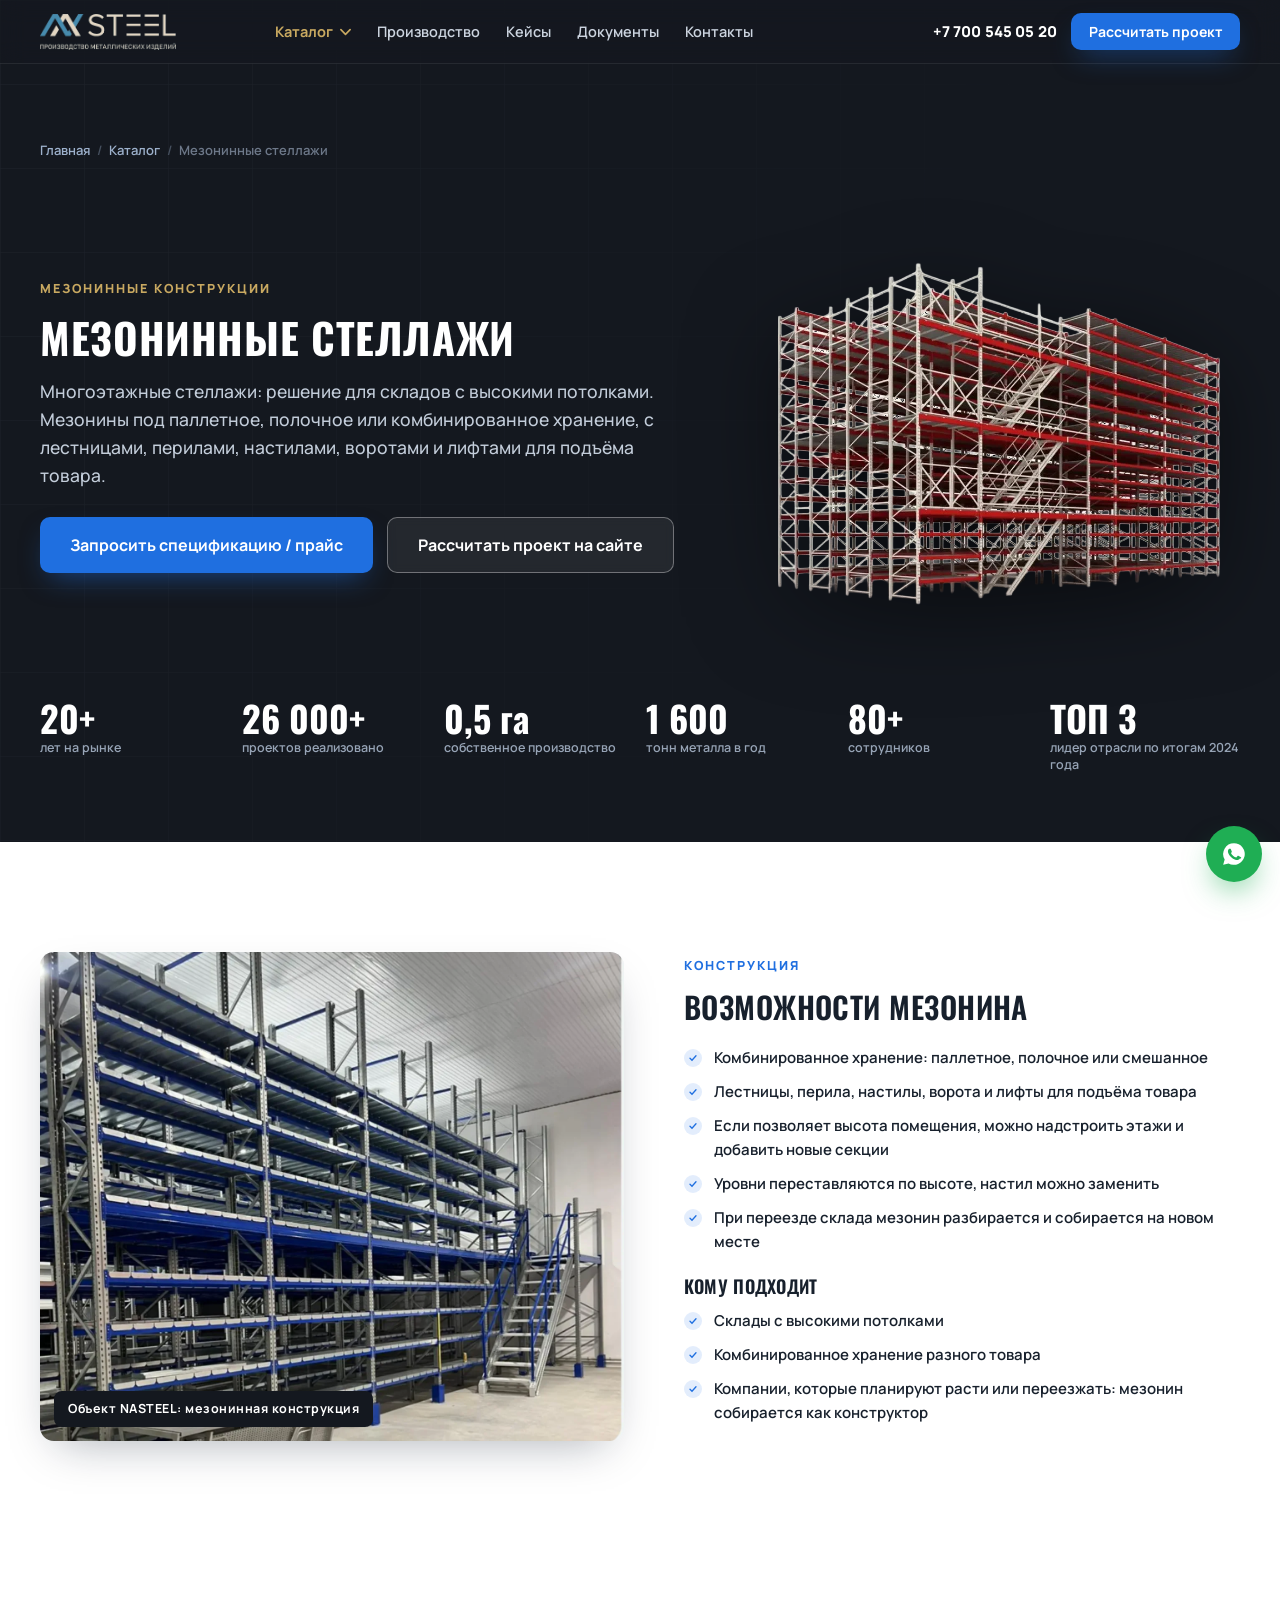
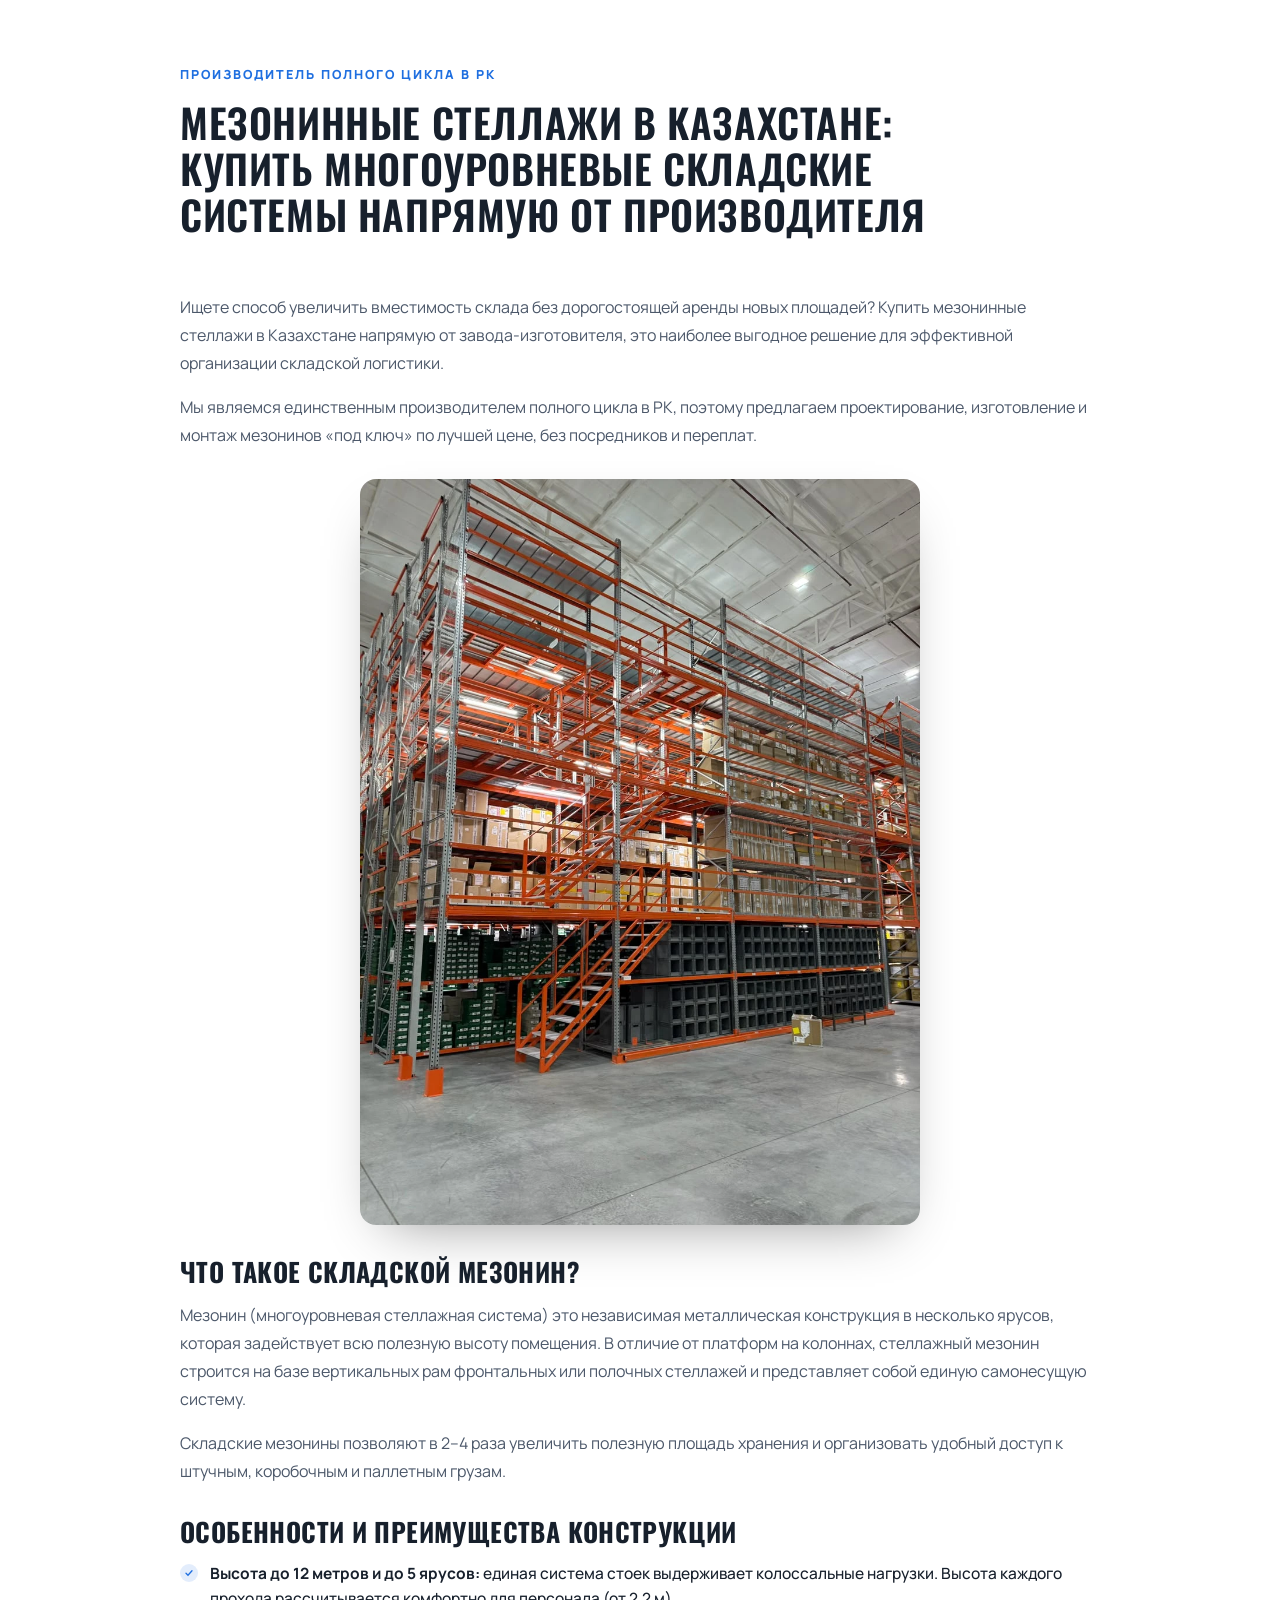
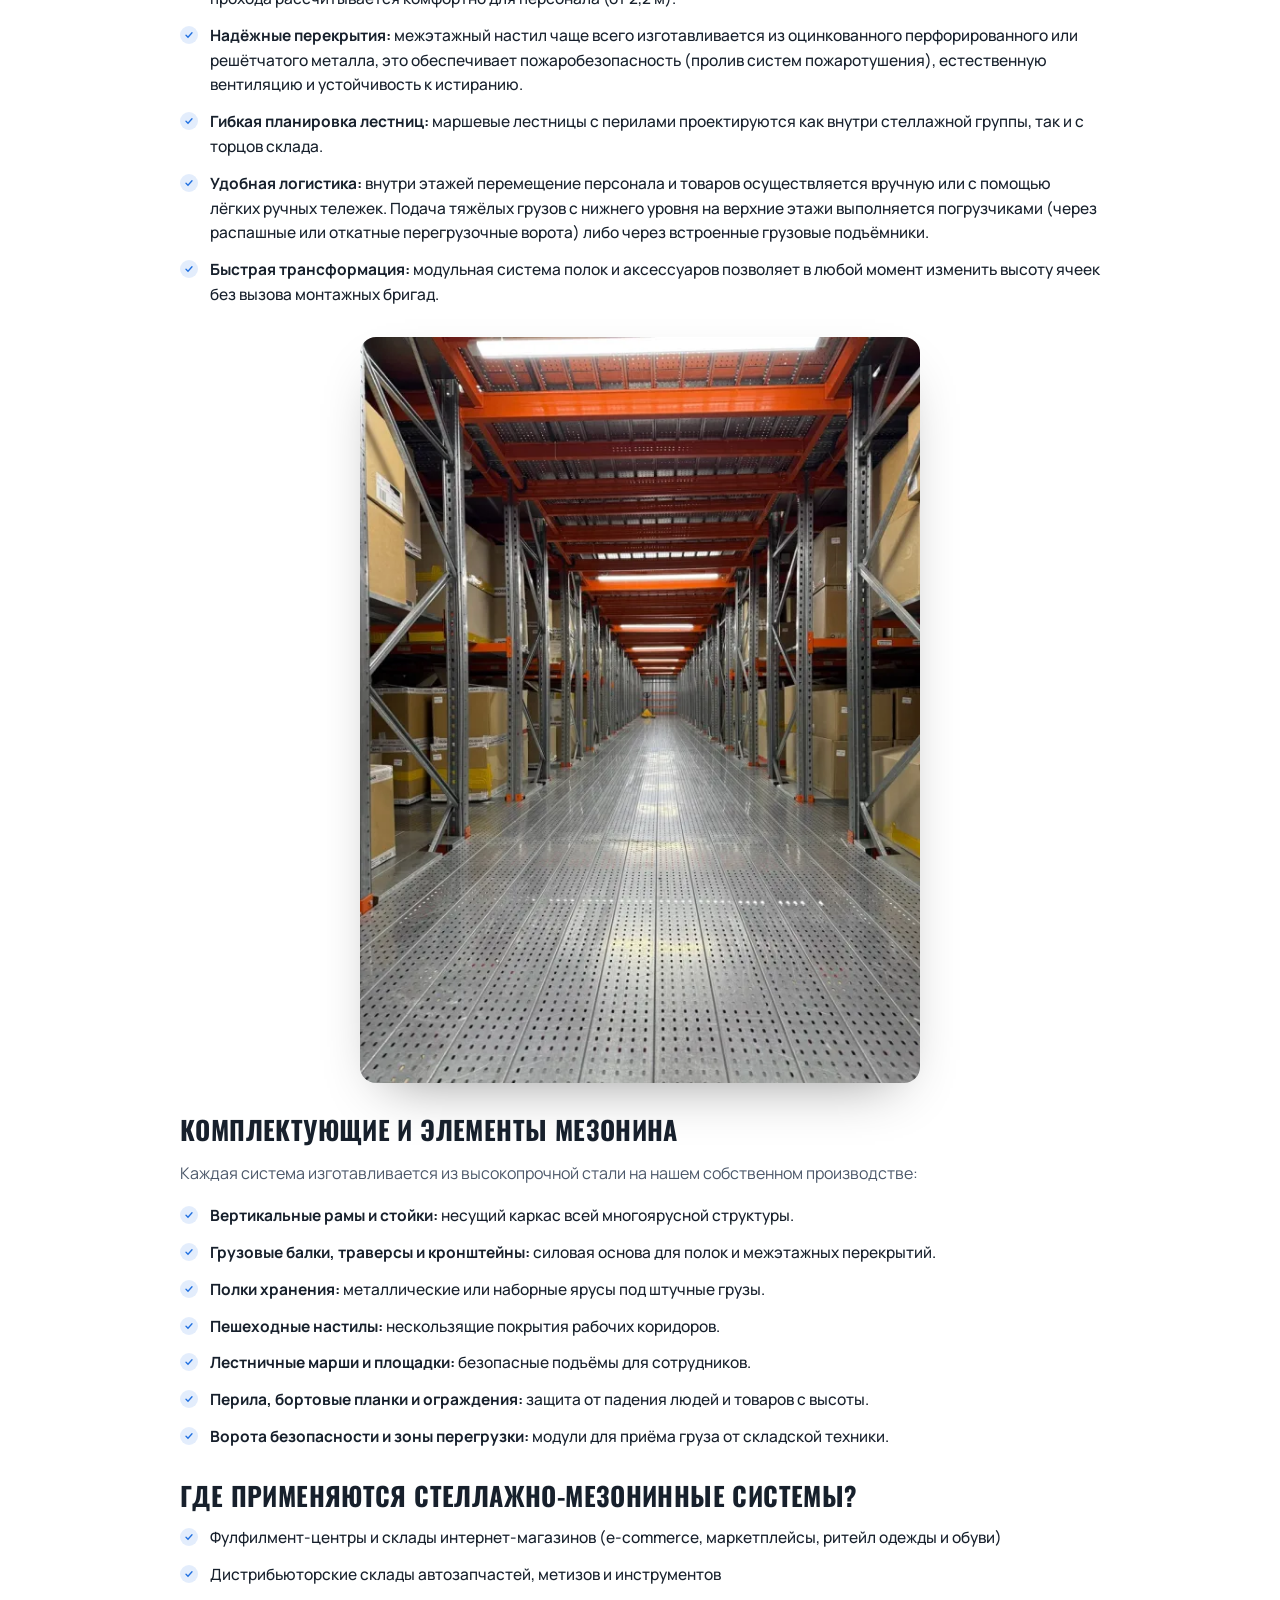
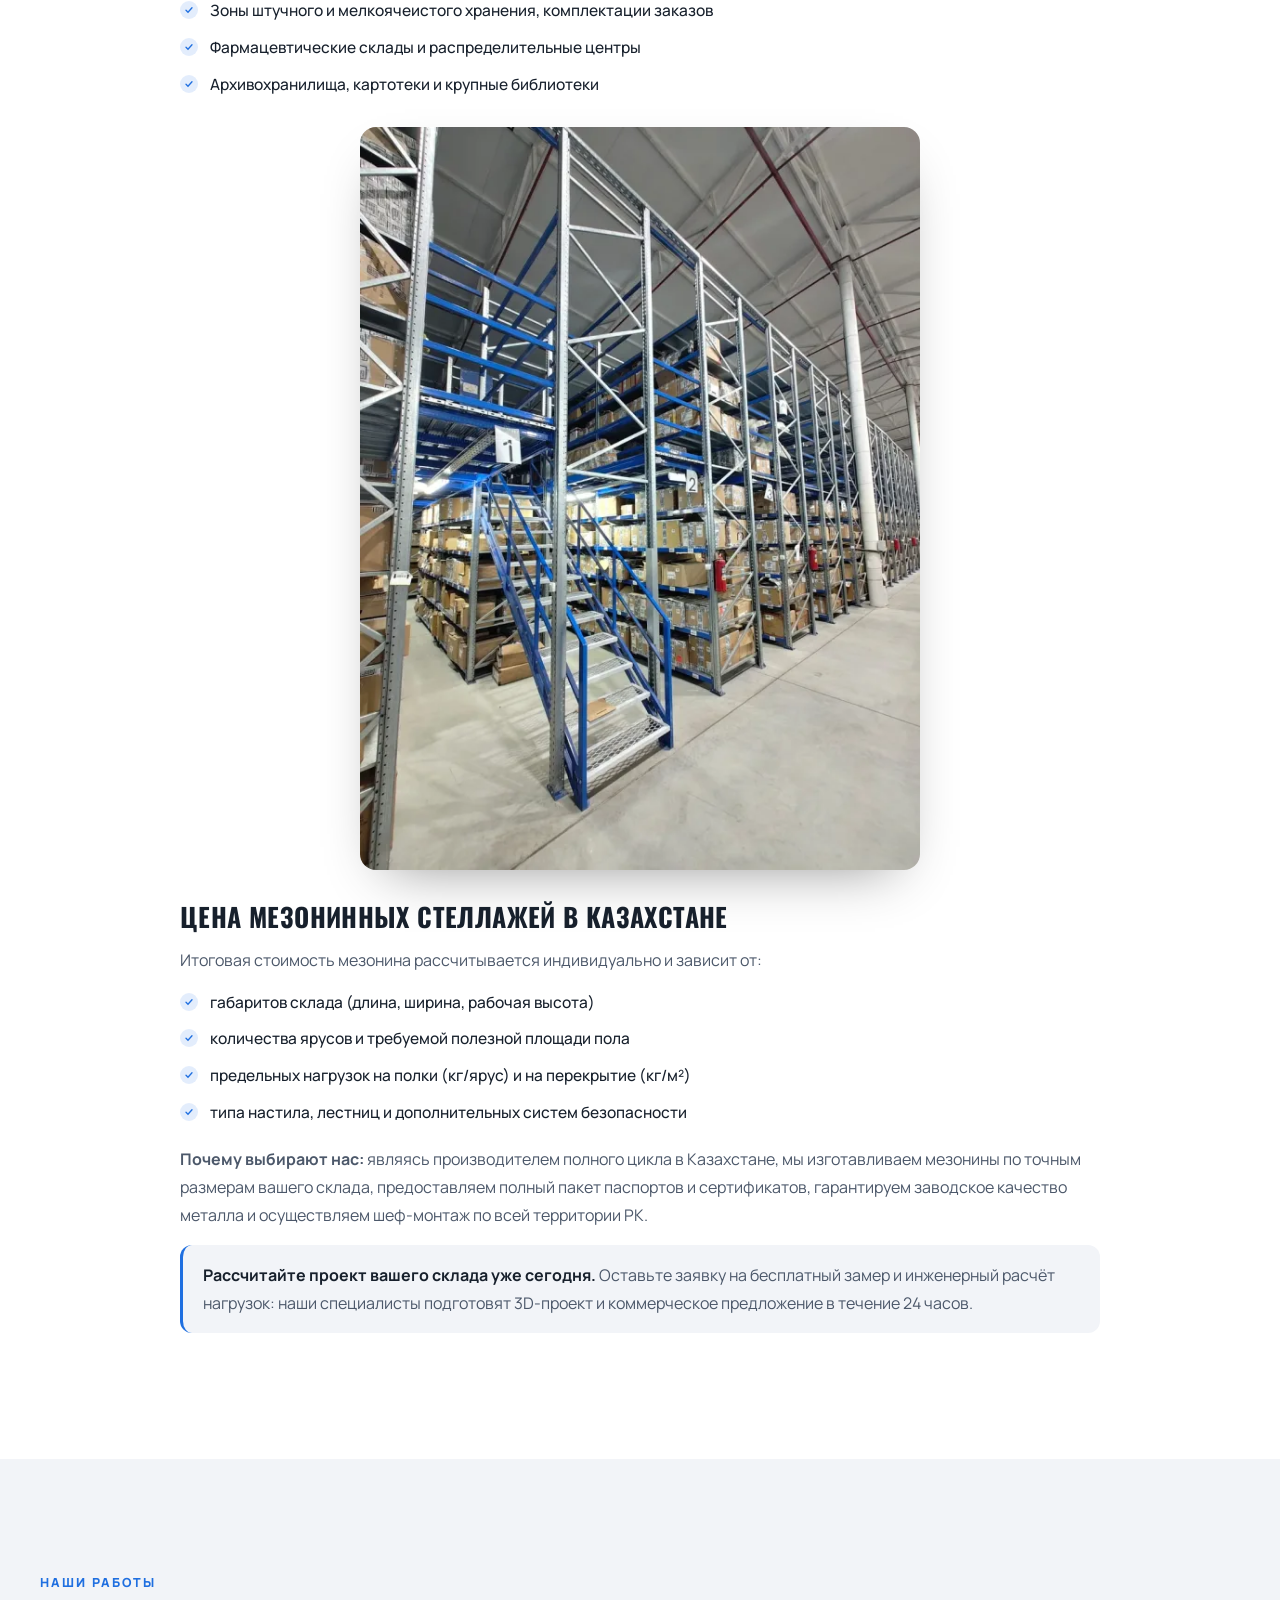
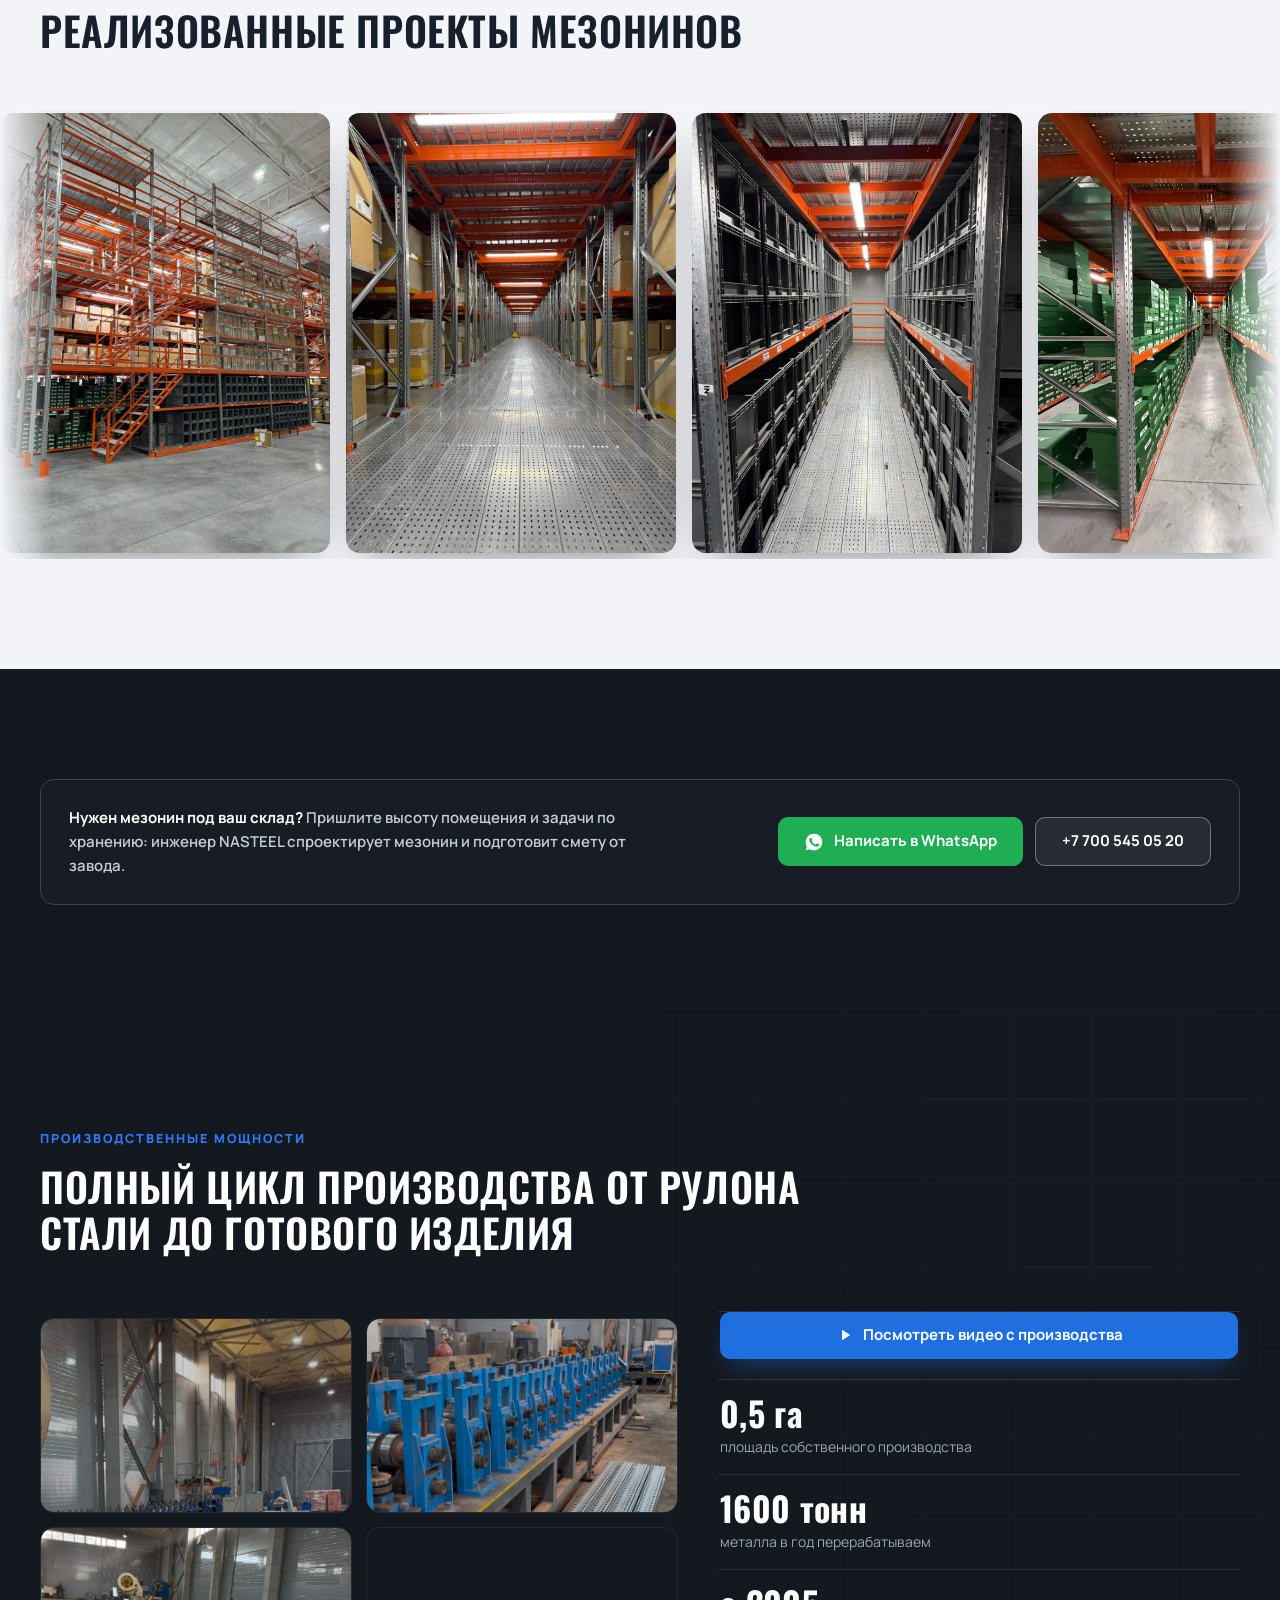
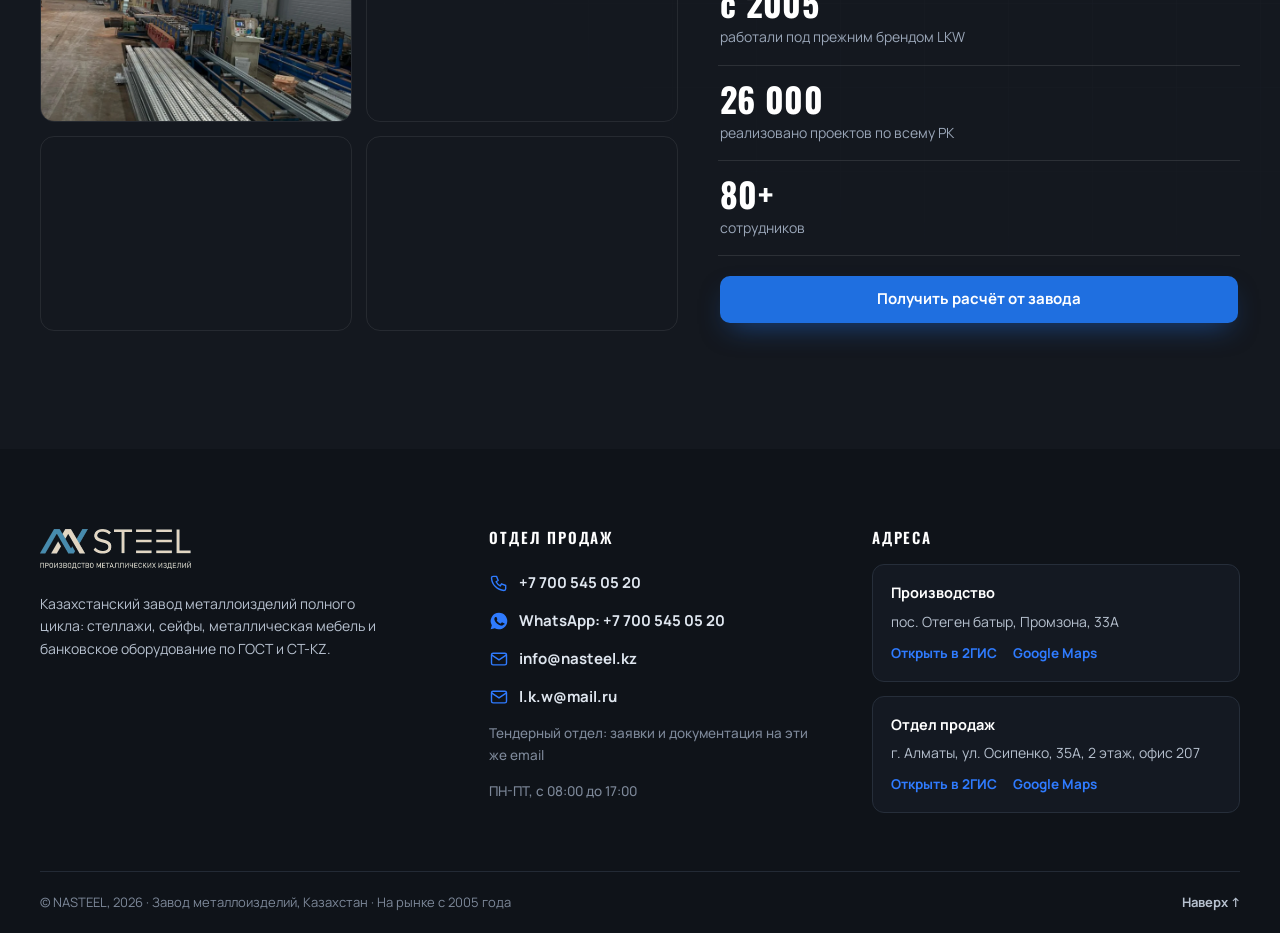
<file: stellazhi-mezoninnye.html>
<!DOCTYPE html>
<html lang="ru">
<head>
<meta charset="UTF-8">
<meta name="viewport" content="width=device-width, initial-scale=1.0">
<!-- Google tag (gtag.js) - Google Ads AW-800300971 -->
<script async src="https://www.googletagmanager.com/gtag/js?id=AW-800300971"></script>
<script>
  window.dataLayer = window.dataLayer || [];
  function gtag(){dataLayer.push(arguments);}
  gtag('js', new Date());
  gtag('config', 'AW-800300971');

  /* Конверсии Google Ads на реальные действия (анти-бот + дедуп за сессию).
     Определяем window.on* ДО script.js: там стабы через ||, наши выигрывают. */
  (function(){
    var CONV = {
      phone:    'AW-800300971/PwCKCNL0jvEcEKu_zv0C', // Click to call
      form:     'AW-800300971/KeWCCP7WjfEcEKu_zv0C', // Submit lead form
      whatsapp: 'AW-800300971/KFuyCLnijfEcEKu_zv0C'  // Contact (WhatsApp)
    };
    var human = false;
    ['pointerdown','pointermove','touchstart','scroll','keydown','wheel'].forEach(function(ev){
      window.addEventListener(ev, function(){ human = true; }, { once:true, passive:true });
    });
    function isBot(){ return !!navigator.webdriver || !human; }
    function fire(key){
      var sendTo = CONV[key];
      if(!sendTo || typeof gtag !== 'function' || isBot()) return;
      try{ var k = 'nasteel_conv_' + key; if(sessionStorage.getItem(k)) return; sessionStorage.setItem(k,'1'); }catch(e){}
      gtag('event','conversion',{ 'send_to':sendTo, 'value':1.0, 'currency':'USD' });
    }
    window.onPhoneClick    = function(){ fire('phone'); };
    window.onWhatsAppClick = function(){ fire('whatsapp'); };
    window.onLeadSubmit    = function(){ fire('form'); };
    window.gtag_report_conversion = function(url){
      fire('phone');
      if(typeof url !== 'undefined'){ setTimeout(function(){ window.location = url; }, 200); }
      return false;
    };
  })();
</script>

<title>Мезонинные стеллажи от завода NASTEEL | Многоярусные системы хранения</title>
<meta name="description" content="Мезонинные конструкции от казахстанского завода NASTEEL: многоэтажные стеллажи для складов с высокими потолками. Лестницы, настилы, ворота, лифты. Проект, производство и монтаж по Казахстану.">
<link rel="canonical" href="https://nasteel.kz/stellazhi-mezoninnye.html">
<meta name="theme-color" content="#14181f">

<meta property="og:type" content="website">
<meta property="og:site_name" content="NASTEEL">
<meta property="og:locale" content="ru_RU">
<meta property="og:title" content="Мезонинные стеллажи от завода NASTEEL | Многоярусные системы хранения">
<meta property="og:description" content="Мезонинные конструкции от казахстанского завода NASTEEL: многоэтажные стеллажи для складов с высокими потолками. Лестницы, настилы, ворота, лифты. Проект, производство и монтаж по Казахстану.">
<meta property="og:url" content="https://nasteel.kz/stellazhi-mezoninnye.html">
<meta property="og:image" content="https://nasteel.kz/assets/og-image.png">
<meta property="og:image:width" content="1200">
<meta property="og:image:height" content="630">
<meta name="twitter:card" content="summary_large_image">

<link rel="icon" type="image/png" sizes="32x32" href="assets/favicon-32.png">
<link rel="icon" type="image/png" sizes="48x48" href="assets/favicon-48.png">
<link rel="apple-touch-icon" href="assets/apple-touch-icon.png">

<link rel="preconnect" href="https://fonts.googleapis.com">
<link rel="preconnect" href="https://fonts.gstatic.com" crossorigin>
<link href="https://fonts.googleapis.com/css2?family=Oswald:wght@500;600;700&family=Manrope:wght@400;500;600;700;800&display=swap" rel="stylesheet">

<link rel="stylesheet" href="styles.css?v=14">
</head>
<body>

<a class="skip-link" href="#main">К содержимому</a>

<header class="site-header" id="siteHeader">
  <div class="container header-inner">
    <a href="index.html" class="brand" aria-label="NASTEEL, на главную">
      <img class="brand-logo" src="assets/logo.png" alt="NASTEEL" width="150" height="37">
    </a>
    <nav class="main-nav" id="mainNav" aria-label="Основная навигация">
      <div class="nav-dd">
        <button class="nav-dd-btn" type="button" aria-expanded="false" aria-haspopup="true">Каталог<svg class="dd-caret" viewBox="0 0 12 8" aria-hidden="true"><path d="M1 1.5l5 5 5-5" fill="none" stroke="currentColor" stroke-width="1.8" stroke-linecap="round" stroke-linejoin="round"/></svg></button>
        <ul class="nav-dd-menu">
          <li class="nav-sub">
            <button class="nav-sub-btn" type="button" aria-expanded="false" aria-haspopup="true">Стеллажи<svg class="dd-caret" viewBox="0 0 12 8" aria-hidden="true"><path d="M1 1.5l5 5 5-5" fill="none" stroke="currentColor" stroke-width="1.8" stroke-linecap="round" stroke-linejoin="round"/></svg></button>
            <ul class="nav-sub-menu">
              <li><a href="stellazhi-palletnye.html">Паллетные стеллажи</a></li>
              <li><a href="stellazhi-mezoninnye.html">Мезонинные стеллажи</a></li>
              <li><a href="stellazhi-srednegruzovye.html">Средне-грузовые стеллажи</a></li>
              <li><a href="stellazhi-konsolnye.html">Консольные стеллажи</a></li>
              <li><a href="stellazhi-torgovye.html">Торговые стеллажи</a></li>
              <li><a href="stellazhi-polochnye-zacep.html">Полочные стеллажи на зацепах</a></li>
              <li><a href="stellazhi-polochnye-oblegchennye.html">Полочные облегчённые стеллажи</a></li>
            </ul>
          </li>
          <li><a href="seyfy.html">Сейфы</a></li>
          <li><a href="bronedveri.html">Бронированные двери</a></li>
          <li><a href="bankovskoe.html">Банковское и кассовое оборудование</a></li>
          <li><a href="mebel.html">Металлическая мебель</a></li>
          <li><a href="samonesushchie-sklady.html">Самонесущие склады</a></li>
          <li><a href="uslugi.html">Услуги</a></li>
        </ul>
      </div>
      <a href="index.html#proizvodstvo">Производство</a>
      <a href="index.html#kejsy">Кейсы</a>
      <a href="index.html#sertifikaty">Документы</a>
      <a href="index.html#kontakty">Контакты</a>
    </nav>
    <div class="header-actions">
      <a class="header-phone" href="tel:+77005450520" data-track="phone">+7 700 545 05 20</a>
      <a class="btn btn-accent btn-sm" href="index.html#raschet" data-track="cta" data-cta="header">Рассчитать проект</a>
      <button class="burger" id="burger" aria-label="Открыть меню" aria-expanded="false" aria-controls="mainNav">
        <span></span><span></span><span></span>
      </button>
    </div>
  </div>
</header>

<main id="top">
  <section class="page-hero">
    <div class="container">
      <nav aria-label="Хлебные крошки"><ol class="breadcrumb">
        <li><a href="index.html">Главная</a></li>
        <li><a href="index.html#katalog">Каталог</a></li>
        <li aria-current="page">Мезонинные стеллажи</li>
      </ol></nav>
      <div class="page-hero-grid">
        <div>
          <p class="page-eyebrow">Мезонинные конструкции</p>
          <h1>Мезонинные стеллажи</h1>
          <p class="page-lead">Многоэтажные стеллажи: решение для складов с высокими потолками. Мезонины под паллетное, полочное или комбинированное хранение, с лестницами, перилами, настилами, воротами и лифтами для подъёма товара.</p>
          <div class="hero-cta">
            <a class="btn btn-accent btn-lg" href="https://wa.me/77005450520" target="_blank" rel="noopener" data-track="whatsapp" data-wa="page-hero" data-wa-product="Мезонинные стеллажи, нужна спецификация и прайс">Запросить спецификацию / прайс</a>
            <a class="btn btn-ghost btn-lg" href="index.html#raschet" data-track="cta" data-cta="page-hero">Рассчитать проект на сайте</a>
          </div>
        </div>
        <figure class="page-hero-media page-hero-media--plain reveal">
          <img src="assets/catalog/mezonin-hero-t.webp?v=4" alt="Мезонинная стеллажная система NASTEEL в несколько ярусов с лестницей" width="900" height="900" decoding="async">
        </figure>
      </div>
      <div class="page-stats" aria-label="Показатели завода">
        <div class="stat"><b>20+</b><span>лет на рынке</span></div>
        <div class="stat"><b>26 000+</b><span>проектов реализовано</span></div>
        <div class="stat"><b>0,5 га</b><span>собственное производство</span></div>
        <div class="stat"><b>1 600</b><span>тонн металла в год</span></div>
        <div class="stat"><b>80+</b><span>сотрудников</span></div>
        <div class="stat"><b>ТОП 3</b><span>лидер отрасли по итогам 2024 года</span></div>
      </div>
    </div>
  </section>

  <section class="section section-light" id="main">
    <div class="container detail-grid">
      <figure class="detail-media reveal">
        <img src="assets/catalog/mezoninnye.webp" alt="Мезонинная стеллажная система NASTEEL в несколько ярусов с лестницей" width="1400" height="1173" decoding="async">
        <figcaption>Объект NASTEEL: мезонинная конструкция</figcaption>
      </figure>
      <div class="detail-body">
        <div class="reveal">
          <p class="section-eyebrow">Конструкция</p>
          <h2>Возможности мезонина</h2>
        </div>
      <div class="reveal">
        <ul class="kb-list">
          <li>Комбинированное хранение: паллетное, полочное или смешанное</li>
          <li>Лестницы, перила, настилы, ворота и лифты для подъёма товара</li>
          <li>Если позволяет высота помещения, можно надстроить этажи и добавить новые секции</li>
          <li>Уровни переставляются по высоте, настил можно заменить</li>
          <li>При переезде склада мезонин разбирается и собирается на новом месте</li>
        </ul>
      </div>
        <div class="reveal">
          <h3>Кому подходит</h3>
          <ul class="kb-list">
          <li>Склады с высокими потолками</li>
          <li>Комбинированное хранение разного товара</li>
          <li>Компании, которые планируют расти или переезжать: мезонин собирается как конструктор</li>
          </ul>
        </div>
      </div>
    </div>
  </section>

  <!-- SEO-БЛОК: МЕЗОНИНЫ В КАЗАХСТАНЕ -->
  <section class="section section-light">
    <div class="container article">
      <div class="section-head reveal">
        <p class="section-eyebrow">Производитель полного цикла в РК</p>
        <h2>Мезонинные стеллажи в Казахстане: купить многоуровневые складские системы напрямую от производителя</h2>
      </div>
      <div class="article__body reveal">
        <p>Ищете способ увеличить вместимость склада без дорогостоящей аренды новых площадей? Купить мезонинные стеллажи в Казахстане напрямую от завода-изготовителя, это наиболее выгодное решение для эффективной организации складской логистики.</p>
        <p>Мы являемся единственным производителем полного цикла в РК, поэтому предлагаем проектирование, изготовление и монтаж мезонинов «под ключ» по лучшей цене, без посредников и переплат.</p>

        <figure class="mez-inline"><img src="assets/projects/mez-1.webp" alt="Мезонинная стеллажная система на складе, реализованный проект NASTEEL" loading="lazy" decoding="async"></figure>

        <h3>Что такое складской мезонин?</h3>
        <p>Мезонин (многоуровневая стеллажная система) это независимая металлическая конструкция в несколько ярусов, которая задействует всю полезную высоту помещения. В отличие от платформ на колоннах, стеллажный мезонин строится на базе вертикальных рам фронтальных или полочных стеллажей и представляет собой единую самонесущую систему.</p>
        <p>Складские мезонины позволяют в 2–4 раза увеличить полезную площадь хранения и организовать удобный доступ к штучным, коробочным и паллетным грузам.</p>

        <h3>Особенности и преимущества конструкции</h3>
        <ul class="kb-list">
          <li><b>Высота до 12 метров и до 5 ярусов:</b> единая система стоек выдерживает колоссальные нагрузки. Высота каждого прохода рассчитывается комфортно для персонала (от 2,2 м).</li>
          <li><b>Надёжные перекрытия:</b> межэтажный настил чаще всего изготавливается из оцинкованного перфорированного или решётчатого металла, это обеспечивает пожаробезопасность (пролив систем пожаротушения), естественную вентиляцию и устойчивость к истиранию.</li>
          <li><b>Гибкая планировка лестниц:</b> маршевые лестницы с перилами проектируются как внутри стеллажной группы, так и с торцов склада.</li>
          <li><b>Удобная логистика:</b> внутри этажей перемещение персонала и товаров осуществляется вручную или с помощью лёгких ручных тележек. Подача тяжёлых грузов с нижнего уровня на верхние этажи выполняется погрузчиками (через распашные или откатные перегрузочные ворота) либо через встроенные грузовые подъёмники.</li>
          <li><b>Быстрая трансформация:</b> модульная система полок и аксессуаров позволяет в любой момент изменить высоту ячеек без вызова монтажных бригад.</li>
        </ul>

        <figure class="mez-inline"><img src="assets/projects/mez-9.webp" alt="Настил и ярусы мезонина NASTEEL, оцинкованный перфорированный металл" loading="lazy" decoding="async"></figure>

        <h3>Комплектующие и элементы мезонина</h3>
        <p>Каждая система изготавливается из высокопрочной стали на нашем собственном производстве:</p>
        <ul class="kb-list">
          <li><b>Вертикальные рамы и стойки:</b> несущий каркас всей многоярусной структуры.</li>
          <li><b>Грузовые балки, траверсы и кронштейны:</b> силовая основа для полок и межэтажных перекрытий.</li>
          <li><b>Полки хранения:</b> металлические или наборные ярусы под штучные грузы.</li>
          <li><b>Пешеходные настилы:</b> нескользящие покрытия рабочих коридоров.</li>
          <li><b>Лестничные марши и площадки:</b> безопасные подъёмы для сотрудников.</li>
          <li><b>Перила, бортовые планки и ограждения:</b> защита от падения людей и товаров с высоты.</li>
          <li><b>Ворота безопасности и зоны перегрузки:</b> модули для приёма груза от складской техники.</li>
        </ul>

        <h3>Где применяются стеллажно-мезонинные системы?</h3>
        <ul class="kb-list">
          <li>Фулфилмент-центры и склады интернет-магазинов (e-commerce, маркетплейсы, ритейл одежды и обуви)</li>
          <li>Дистрибьюторские склады автозапчастей, метизов и инструментов</li>
          <li>Зоны штучного и мелкоячеистого хранения, комплектации заказов</li>
          <li>Фармацевтические склады и распределительные центры</li>
          <li>Архивохранилища, картотеки и крупные библиотеки</li>
        </ul>

        <figure class="mez-inline"><img src="assets/projects/mez-16.webp" alt="Мезонин для склада интернет-магазина, реализованный проект NASTEEL" loading="lazy" decoding="async"></figure>

        <h3>Цена мезонинных стеллажей в Казахстане</h3>
        <p>Итоговая стоимость мезонина рассчитывается индивидуально и зависит от:</p>
        <ul class="kb-list">
          <li>габаритов склада (длина, ширина, рабочая высота)</li>
          <li>количества ярусов и требуемой полезной площади пола</li>
          <li>предельных нагрузок на полки (кг/ярус) и на перекрытие (кг/м²)</li>
          <li>типа настила, лестниц и дополнительных систем безопасности</li>
        </ul>
        <p><b>Почему выбирают нас:</b> являясь производителем полного цикла в Казахстане, мы изготавливаем мезонины по точным размерам вашего склада, предоставляем полный пакет паспортов и сертификатов, гарантируем заводское качество металла и осуществляем шеф-монтаж по всей территории РК.</p>
        <p class="article__cta-note"><b>Рассчитайте проект вашего склада уже сегодня.</b> Оставьте заявку на бесплатный замер и инженерный расчёт нагрузок: наши специалисты подготовят 3D-проект и коммерческое предложение в течение 24 часов.</p>
      </div>
    </div>
  </section>

  <!-- РЕАЛИЗОВАННЫЕ ПРОЕКТЫ (горизонтальный скролл) -->
  <section class="section section-steel">
    <div class="container">
      <div class="section-head reveal">
        <p class="section-eyebrow">Наши работы</p>
        <h2>Реализованные проекты мезонинов</h2>
      </div>
    </div>
    <div class="proj-marquee reveal" aria-label="Реализованные проекты NASTEEL">
      <div class="proj-marquee__track" style="animation-duration:90s">
        <img src="assets/projects/mez-1.webp" alt="Реализованный мезонин NASTEEL" loading="lazy" decoding="async">
        <img src="assets/projects/mez-2.webp" alt="Реализованный мезонин NASTEEL" loading="lazy" decoding="async">
        <img src="assets/projects/mez-3.webp" alt="Реализованный мезонин NASTEEL" loading="lazy" decoding="async">
        <img src="assets/projects/mez-4.webp" alt="Реализованный мезонин NASTEEL" loading="lazy" decoding="async">
        <img src="assets/projects/mez-5.webp" alt="Реализованный мезонин NASTEEL" loading="lazy" decoding="async">
        <img src="assets/projects/mez-6.webp" alt="Реализованный мезонин NASTEEL" loading="lazy" decoding="async">
        <img src="assets/projects/mez-7.webp" alt="Реализованный мезонин NASTEEL" loading="lazy" decoding="async">
        <img src="assets/projects/mez-8.webp" alt="Реализованный мезонин NASTEEL" loading="lazy" decoding="async">
        <img src="assets/projects/mez-9.webp" alt="Реализованный мезонин NASTEEL" loading="lazy" decoding="async">
        <img src="assets/projects/mez-10.webp" alt="Реализованный мезонин NASTEEL" loading="lazy" decoding="async">
        <img src="assets/projects/mez-11.webp" alt="Реализованный мезонин NASTEEL" loading="lazy" decoding="async">
        <img src="assets/projects/mez-12.webp" alt="Реализованный мезонин NASTEEL" loading="lazy" decoding="async">
        <img src="assets/projects/mez-13.webp" alt="Реализованный мезонин NASTEEL" loading="lazy" decoding="async">
        <img src="assets/projects/mez-14.webp" alt="Реализованный мезонин NASTEEL" loading="lazy" decoding="async">
        <img src="assets/projects/mez-15.webp" alt="Реализованный мезонин NASTEEL" loading="lazy" decoding="async">
        <img src="assets/projects/mez-16.webp" alt="Реализованный мезонин NASTEEL" loading="lazy" decoding="async">
        <img src="assets/projects/mez-17.webp" alt="Реализованный мезонин NASTEEL" loading="lazy" decoding="async">
        <img src="assets/projects/mez-18.webp" alt="Реализованный мезонин NASTEEL" loading="lazy" decoding="async">
        <img src="assets/projects/mez-19.webp" alt="Реализованный мезонин NASTEEL" loading="lazy" decoding="async">
        <img src="assets/projects/mez-20.webp" alt="Реализованный мезонин NASTEEL" loading="lazy" decoding="async">
        <img src="assets/projects/mez-21.webp" alt="Реализованный мезонин NASTEEL" loading="lazy" decoding="async">
        <img src="assets/projects/mez-1.webp" alt="" aria-hidden="true" loading="lazy" decoding="async">
        <img src="assets/projects/mez-2.webp" alt="" aria-hidden="true" loading="lazy" decoding="async">
        <img src="assets/projects/mez-3.webp" alt="" aria-hidden="true" loading="lazy" decoding="async">
        <img src="assets/projects/mez-4.webp" alt="" aria-hidden="true" loading="lazy" decoding="async">
        <img src="assets/projects/mez-5.webp" alt="" aria-hidden="true" loading="lazy" decoding="async">
        <img src="assets/projects/mez-6.webp" alt="" aria-hidden="true" loading="lazy" decoding="async">
        <img src="assets/projects/mez-7.webp" alt="" aria-hidden="true" loading="lazy" decoding="async">
        <img src="assets/projects/mez-8.webp" alt="" aria-hidden="true" loading="lazy" decoding="async">
        <img src="assets/projects/mez-9.webp" alt="" aria-hidden="true" loading="lazy" decoding="async">
        <img src="assets/projects/mez-10.webp" alt="" aria-hidden="true" loading="lazy" decoding="async">
        <img src="assets/projects/mez-11.webp" alt="" aria-hidden="true" loading="lazy" decoding="async">
        <img src="assets/projects/mez-12.webp" alt="" aria-hidden="true" loading="lazy" decoding="async">
        <img src="assets/projects/mez-13.webp" alt="" aria-hidden="true" loading="lazy" decoding="async">
        <img src="assets/projects/mez-14.webp" alt="" aria-hidden="true" loading="lazy" decoding="async">
        <img src="assets/projects/mez-15.webp" alt="" aria-hidden="true" loading="lazy" decoding="async">
        <img src="assets/projects/mez-16.webp" alt="" aria-hidden="true" loading="lazy" decoding="async">
        <img src="assets/projects/mez-17.webp" alt="" aria-hidden="true" loading="lazy" decoding="async">
        <img src="assets/projects/mez-18.webp" alt="" aria-hidden="true" loading="lazy" decoding="async">
        <img src="assets/projects/mez-19.webp" alt="" aria-hidden="true" loading="lazy" decoding="async">
        <img src="assets/projects/mez-20.webp" alt="" aria-hidden="true" loading="lazy" decoding="async">
        <img src="assets/projects/mez-21.webp" alt="" aria-hidden="true" loading="lazy" decoding="async">
      </div>
    </div>
  </section>

  <section class="section section-dark">
    <div class="container">
      <div class="cta-band reveal">
        <p><b>Нужен мезонин под ваш склад?</b> Пришлите высоту помещения и задачи по хранению: инженер NASTEEL спроектирует мезонин и подготовит смету от завода.</p>
        <div class="cta-actions">
          <a class="btn btn-wa" href="https://wa.me/77005450520" target="_blank" rel="noopener" data-track="whatsapp" data-wa="page-cta" data-wa-product="Мезонинные стеллажи, нужна спецификация и прайс"><svg class="ic" viewBox="0 0 24 24"><path d="M12 2a10 10 0 0 0-8.6 15.1L2 22l5-1.3A10 10 0 1 0 12 2zm5.4 14.1c-.2.7-1.3 1.3-1.9 1.4-.5.1-1.1.2-3.3-.7-2.8-1.2-4.6-4-4.7-4.2-.1-.2-1.1-1.5-1.1-2.9s.7-2 .9-2.3c.2-.3.5-.3.7-.3h.5c.2 0 .4 0 .6.5s.8 1.9.8 2c.1.1.1.3 0 .5l-.4.7c-.1.2-.3.4-.1.7.2.3.8 1.3 1.7 2.1 1.2 1.1 2.2 1.4 2.5 1.5.3.1.5.1.7-.1l1-1.2c.2-.3.4-.2.7-.1l2 1c.3.1.5.2.6.3 0 .2 0 .7-.2 1.1z" fill="currentColor"/></svg>Написать в WhatsApp</a>
          <a class="btn btn-ghost" href="tel:+77005450520" data-track="phone">+7 700 545 05 20</a>
        </div>
      </div>
    </div>
  </section>

  <!-- ПРОИЗВОДСТВО (с главной) -->
  <section class="section section-dark production" id="proizvodstvo">
    <div class="container">
      <div class="section-head reveal">
        <p class="section-eyebrow">Производственные мощности</p>
        <h2>Полный цикл производства от рулона стали до готового изделия</h2>
      </div>

            <div class="prod-showcase">
        <div class="prod-gallery-col">
        <div class="prod-gallery prod-gallery--grid reveal">
          <img src="assets/photos/prod-liniya-prokata.webp" alt="Автоматическая линия проката профиля в цехе NASTEEL" loading="lazy" decoding="async" width="1080" height="1920">
          <img src="assets/photos/prod-stan.webp" alt="Прокатный стан для производства перфорированного профиля NASTEEL" loading="lazy" decoding="async" width="1080" height="1440">
          <img src="assets/photos/prod-profil.webp" alt="Готовый оцинкованный профиль на производственной линии NASTEEL" loading="lazy" decoding="async" width="1080" height="1440">
          <img src="assets/photos/prod-svarka.webp" alt="Сварочный участок цеха металлоконструкций NASTEEL" loading="lazy" decoding="async" width="1080" height="1440">
          <img src="assets/photos/prod-lazer.webp" alt="Станок лазерной резки металла Bodor в цехе NASTEEL" loading="lazy" decoding="async" width="1280" height="1024">
          <img src="assets/photos/prod-zavod-aero.webp" alt="Производственный комплекс NASTEEL, вид с высоты" loading="lazy" decoding="async" width="1400" height="1050">
        </div>
        </div>
        <ul class="prod-stats reveal" role="list">
          <li class="prod-cta prod-cta--top"><a class="btn btn-accent prod-video-btn" href="https://www.youtube.com/watch?v=28wzi3sIFuY" target="_blank" rel="noopener" data-track="video" data-video="youtube-proizvodstvo">
            <svg viewBox="0 0 24 24" width="18" height="18" fill="currentColor" aria-hidden="true"><path d="M8 5v14l11-7z"/></svg>
            Посмотреть видео с производства
          </a></li>
          <li><b>0,5 га</b><span>площадь собственного производства</span></li>
          <li><b>1600 тонн</b><span>металла в год перерабатываем</span></li>
          <li><b>с 2005</b><span>работали под прежним брендом LKW</span></li>
          <li><b>26 000</b><span>реализовано проектов по всему РК</span></li>
          <li><b>80+</b><span>сотрудников</span></li>
          <li class="prod-cta"><a class="btn btn-accent" href="index.html#raschet" data-track="cta" data-cta="production">Получить расчёт от завода</a></li>
        </ul>
      </div>

    </div>
  </section>

<footer class="footer" id="kontakty">
    <div class="container">
      <div class="footer-grid">
        <div class="footer-col footer-brand">
          <a href="index.html" class="brand"><img class="brand-logo" src="assets/logo.png" alt="NASTEEL" width="150" height="37"></a>
          <p>Казахстанский завод металлоизделий полного цикла: стеллажи, сейфы, металлическая мебель и банковское оборудование по ГОСТ и СТ-KZ.</p>
        </div>

        <div class="footer-col">
          <h3>Отдел продаж</h3>
          <a class="footer-line" href="tel:+77005450520" data-track="phone"><svg class="ic" viewBox="0 0 24 24"><path d="M5 4h4l2 5-2.5 1.5a12 12 0 0 0 5 5L15 13l5 2v4a2 2 0 0 1-2 2A16 16 0 0 1 3 6a2 2 0 0 1 2-2z" fill="none" stroke="currentColor" stroke-width="1.7" stroke-linejoin="round"/></svg>+7 700 545 05 20</a>
          <a class="footer-line" href="https://wa.me/77005450520" target="_blank" rel="noopener" data-track="whatsapp" data-wa="footer">
            <svg class="ic" viewBox="0 0 24 24"><path d="M12 2a10 10 0 0 0-8.6 15.1L2 22l5-1.3A10 10 0 1 0 12 2zm5.4 14.1c-.2.7-1.3 1.3-1.9 1.4-.5.1-1.1.2-3.3-.7-2.8-1.2-4.6-4-4.7-4.2-.1-.2-1.1-1.5-1.1-2.9s.7-2 .9-2.3c.2-.3.5-.3.7-.3h.5c.2 0 .4 0 .6.5s.8 1.9.8 2c.1.1.1.3 0 .5l-.4.7c-.1.2-.3.4-.1.7.2.3.8 1.3 1.7 2.1 1.2 1.1 2.2 1.4 2.5 1.5.3.1.5.1.7-.1l1-1.2c.2-.3.4-.2.7-.1l2 1c.3.1.5.2.6.3 0 .2 0 .7-.2 1.1z" fill="currentColor"/></svg>
            WhatsApp: +7 700 545 05 20
          </a>
          <a class="footer-line" href="mailto:info@nasteel.kz" data-track="email"><svg class="ic" viewBox="0 0 24 24"><rect x="3" y="5" width="18" height="14" rx="2" fill="none" stroke="currentColor" stroke-width="1.7"/><path d="M3 7l9 6 9-6" fill="none" stroke="currentColor" stroke-width="1.7"/></svg>info@nasteel.kz</a>
          <a class="footer-line" href="mailto:l.k.w@mail.ru" data-track="email"><svg class="ic" viewBox="0 0 24 24"><rect x="3" y="5" width="18" height="14" rx="2" fill="none" stroke="currentColor" stroke-width="1.7"/><path d="M3 7l9 6 9-6" fill="none" stroke="currentColor" stroke-width="1.7"/></svg>l.k.w@mail.ru</a>
          <p class="footer-line footer-muted">Тендерный отдел: заявки и документация на эти же email</p>
          <p class="footer-line footer-muted">ПН-ПТ, с 08:00 до 17:00</p>
        </div>

        <div class="footer-col">
          <h3>Адреса</h3>
          <div class="addr-card">
            <b>Производство</b>
            <p>пос. Отеген батыр, Промзона, 33А</p>
            <div class="addr-links">
              <a href="https://2gis.kz/almaty/search/%D0%9E%D1%82%D0%B5%D0%B3%D0%B5%D0%BD%20%D0%B1%D0%B0%D1%82%D1%8B%D1%80%2C%20%D0%9F%D1%80%D0%BE%D0%BC%D0%B7%D0%BE%D0%BD%D0%B0%2033%D0%90" target="_blank" rel="noopener" data-track="map" data-map="2gis-proizvodstvo">Открыть в 2ГИС</a>
              <a href="https://maps.google.com/?q=%D0%9E%D1%82%D0%B5%D0%B3%D0%B5%D0%BD%20%D0%B1%D0%B0%D1%82%D1%8B%D1%80%2C%20%D0%9F%D1%80%D0%BE%D0%BC%D0%B7%D0%BE%D0%BD%D0%B0%2033%D0%90" target="_blank" rel="noopener" data-track="map" data-map="google-proizvodstvo">Google Maps</a>
            </div>
          </div>
          <div class="addr-card">
            <b>Отдел продаж</b>
            <p>г. Алматы, ул. Осипенко, 35А, 2 этаж, офис 207</p>
            <div class="addr-links">
              <a href="https://2gis.kz/almaty/search/%D0%90%D0%BB%D0%BC%D0%B0%D1%82%D1%8B%2C%20%D0%9E%D1%81%D0%B8%D0%BF%D0%B5%D0%BD%D0%BA%D0%BE%2035%D0%90" target="_blank" rel="noopener" data-track="map" data-map="2gis-osipenko">Открыть в 2ГИС</a>
              <a href="https://maps.google.com/?q=%D0%90%D0%BB%D0%BC%D0%B0%D1%82%D1%8B%2C%20%D0%9E%D1%81%D0%B8%D0%BF%D0%B5%D0%BD%D0%BA%D0%BE%2035%D0%90" target="_blank" rel="noopener" data-track="map" data-map="google-osipenko">Google Maps</a>
            </div>
          </div>
        </div>
      </div>

      <div class="footer-bottom">
        <p>© NASTEEL, 2026 · Завод металлоизделий, Казахстан · На рынке с 2005 года</p>
        <a href="#top" class="to-top">Наверх ↑</a>
      </div>
    </div>
  </footer>

</main>

<a class="fab-wa" href="https://wa.me/77005450520?text=%D0%97%D0%B4%D1%80%D0%B0%D0%B2%D1%81%D1%82%D0%B2%D1%83%D0%B9%D1%82%D0%B5%21%20%D0%9F%D0%B8%D1%88%D1%83%20%D1%81%20%D1%81%D0%B0%D0%B9%D1%82%D0%B0%20nasteel.kz" target="_blank" rel="noopener" aria-label="Написать в WhatsApp" data-track="whatsapp" data-wa="fab">
  <svg viewBox="0 0 24 24" width="26" height="26"><path d="M12 2a10 10 0 0 0-8.6 15.1L2 22l5-1.3A10 10 0 1 0 12 2zm5.4 14.1c-.2.7-1.3 1.3-1.9 1.4-.5.1-1.1.2-3.3-.7-2.8-1.2-4.6-4-4.7-4.2-.1-.2-1.1-1.5-1.1-2.9s.7-2 .9-2.3c.2-.3.5-.3.7-.3h.5c.2 0 .4 0 .6.5s.8 1.9.8 2c.1.1.1.3 0 .5l-.4.7c-.1.2-.3.4-.1.7.2.3.8 1.3 1.7 2.1 1.2 1.1 2.2 1.4 2.5 1.5.3.1.5.1.7-.1l1-1.2c.2-.3.4-.2.7-.1l2 1c.3.1.5.2.6.3 0 .2 0 .7-.2 1.1z" fill="currentColor"/></svg>
</a>

<script src="script.js?v=2" defer></script>
</body>
</html>
</file>
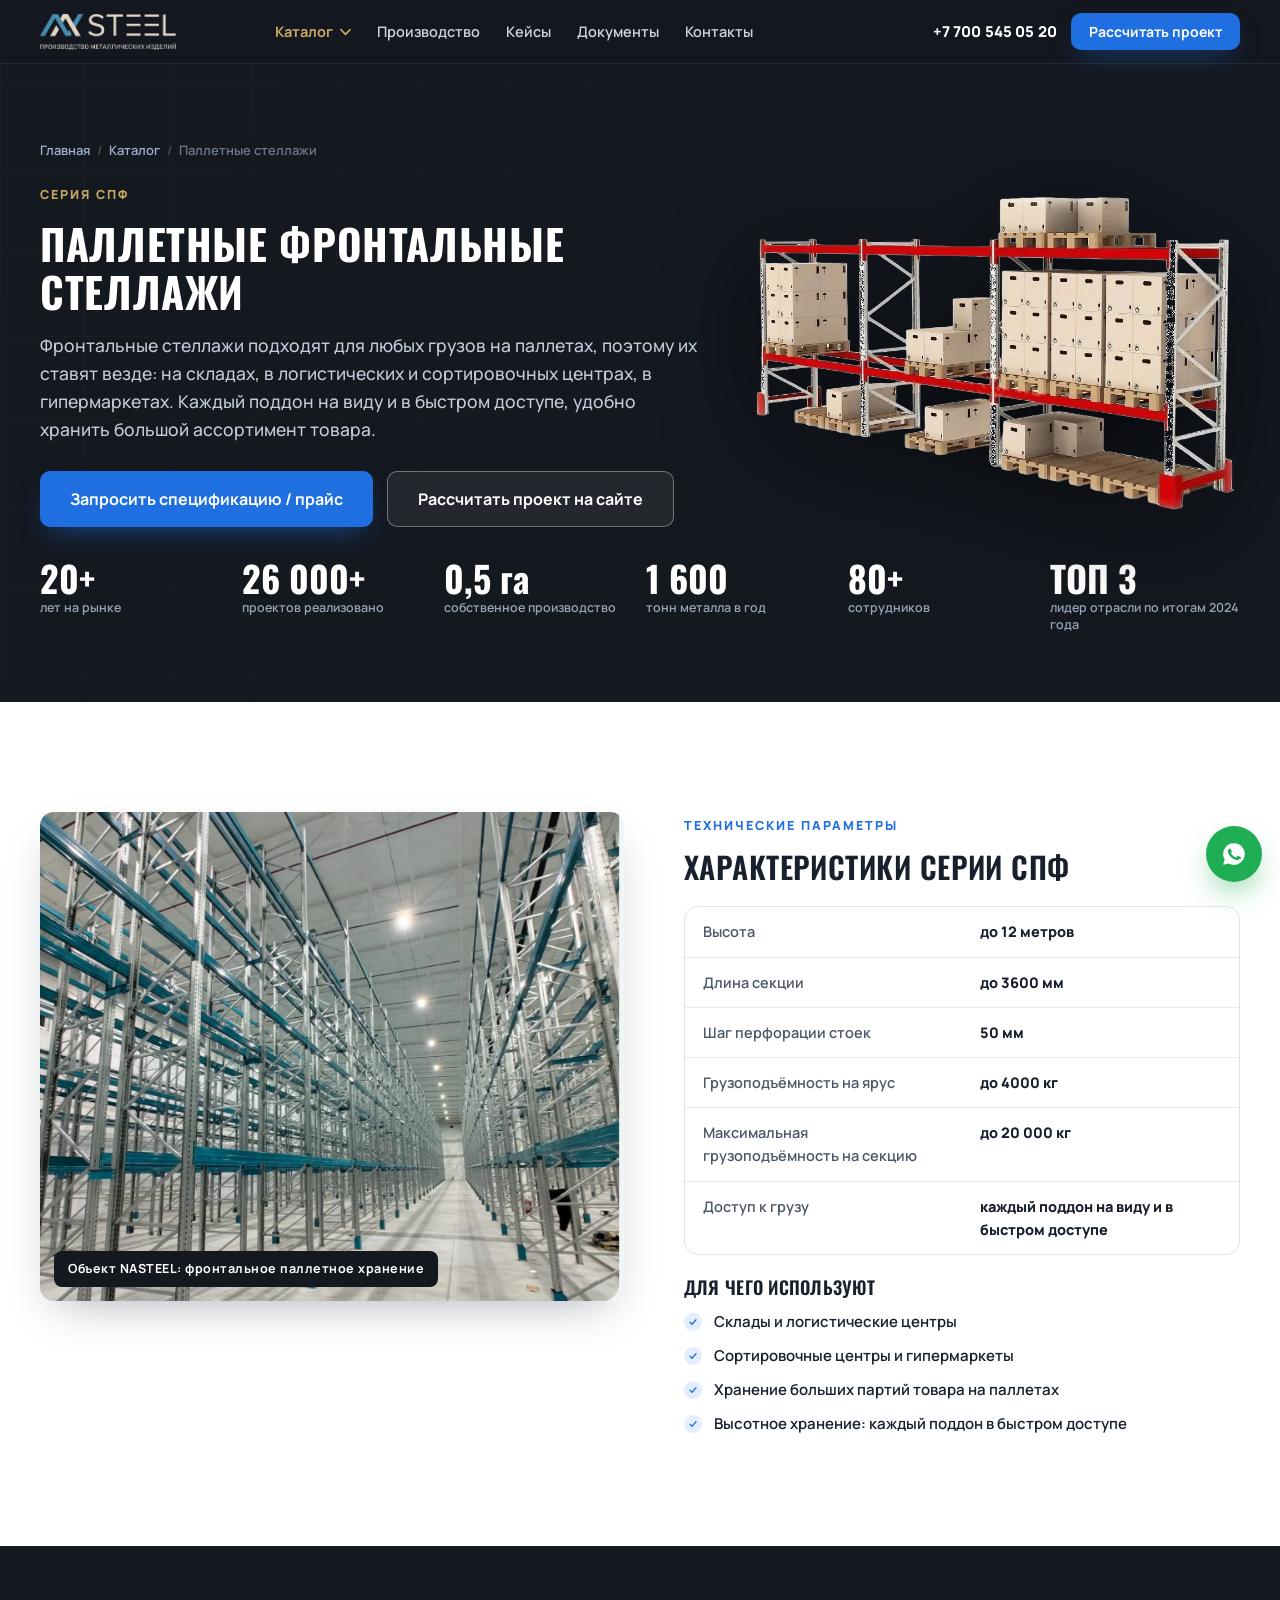
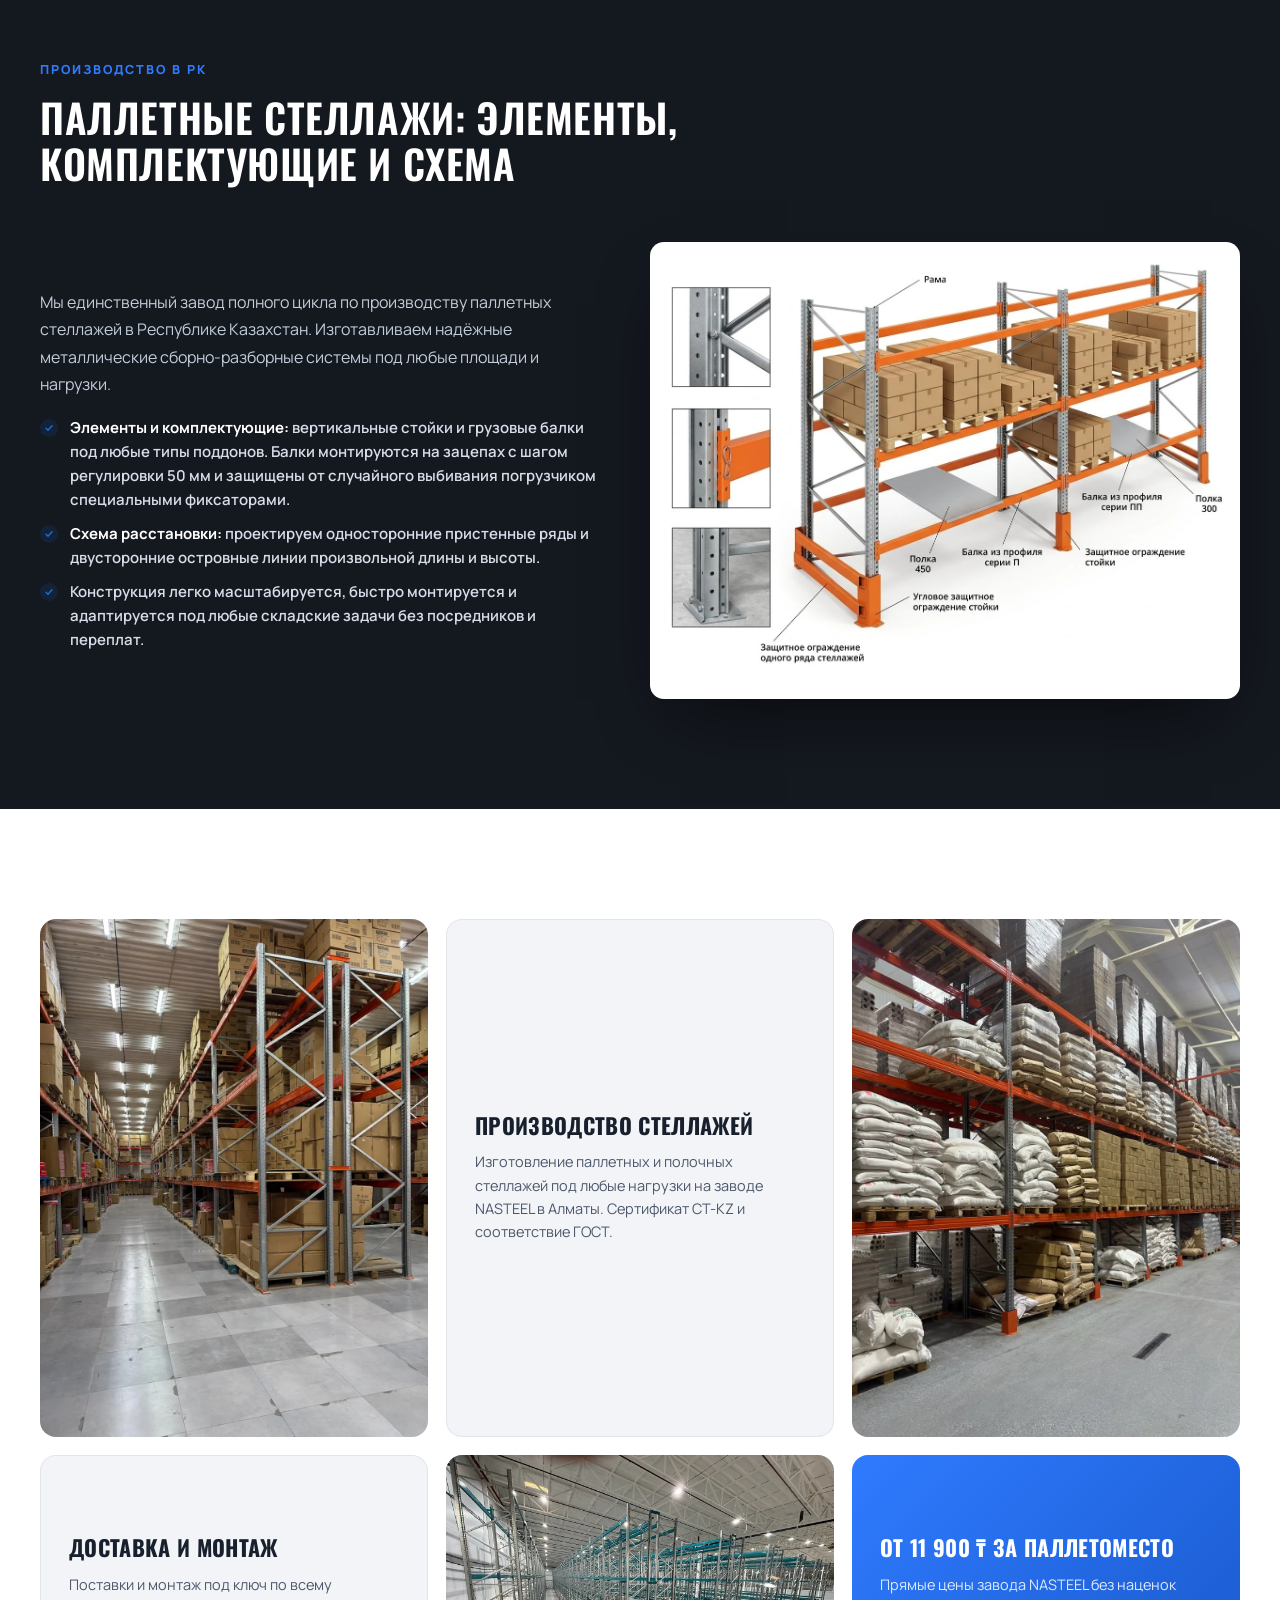
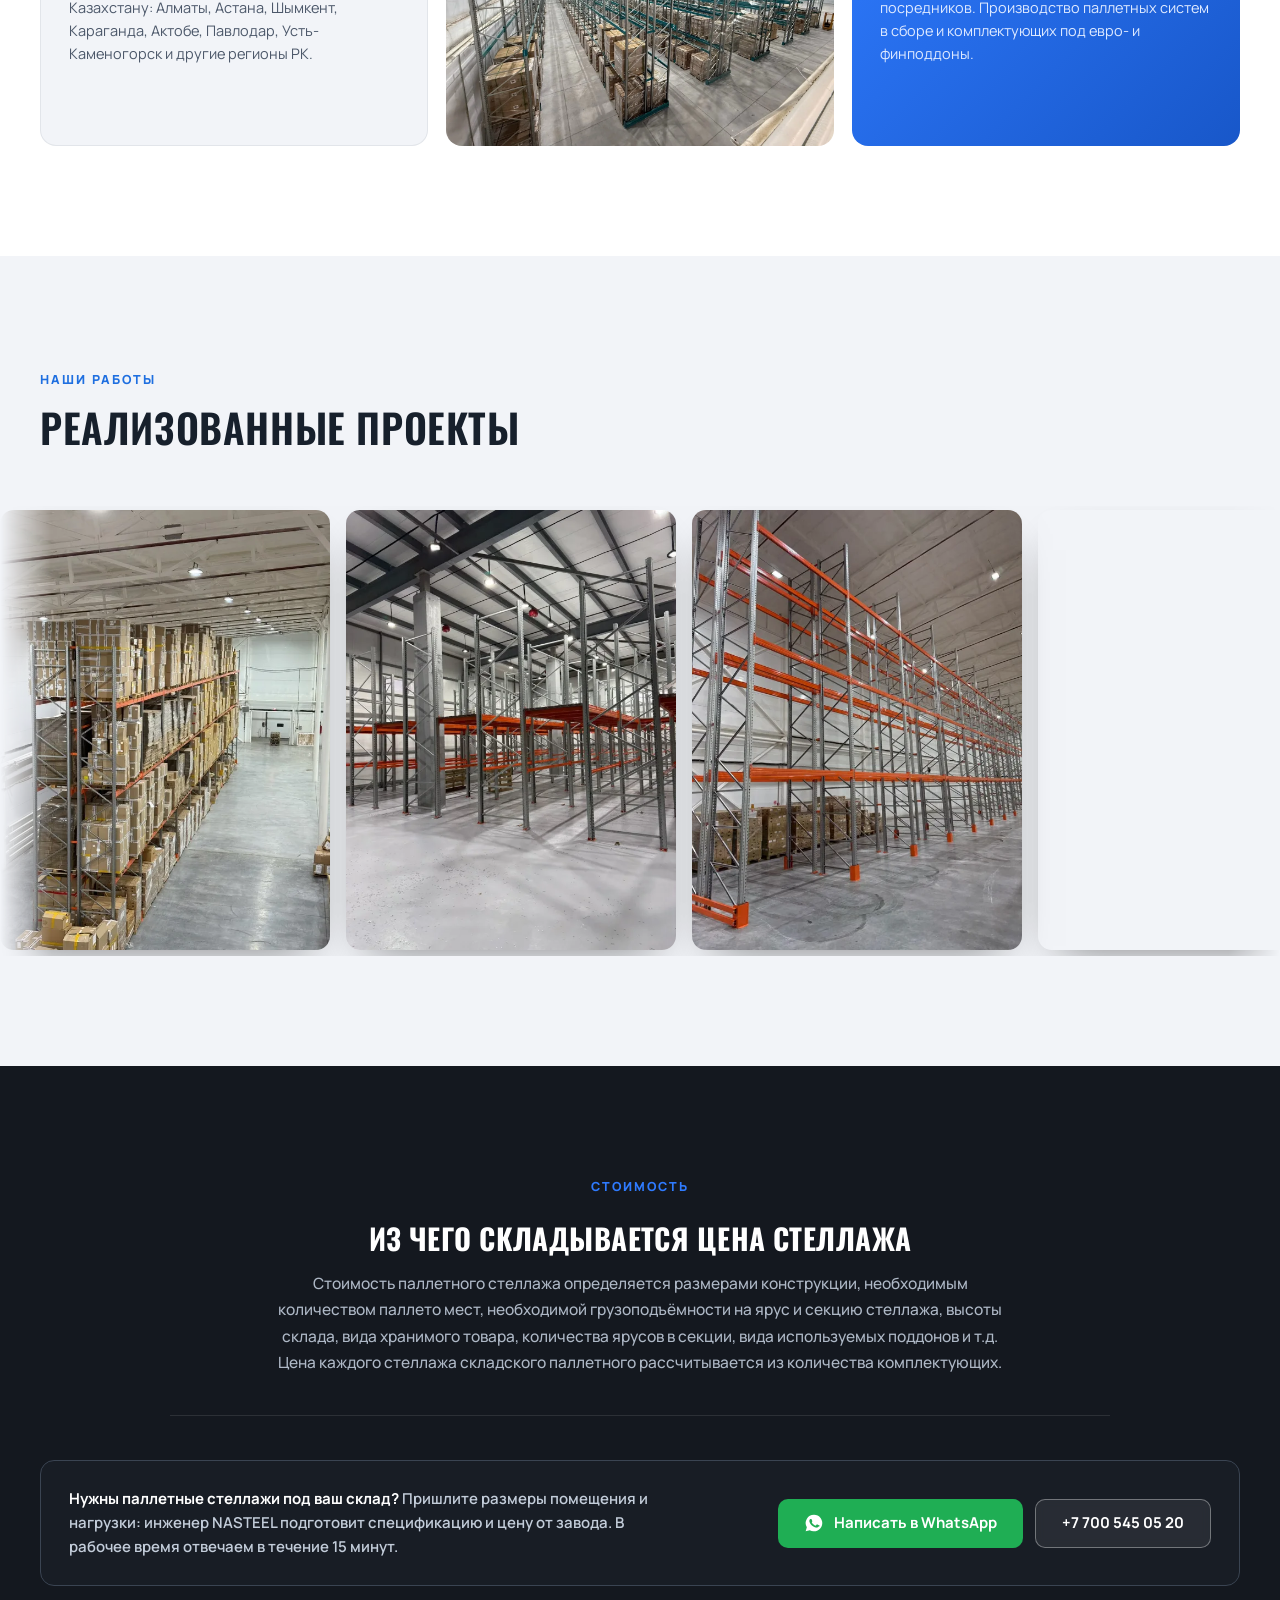
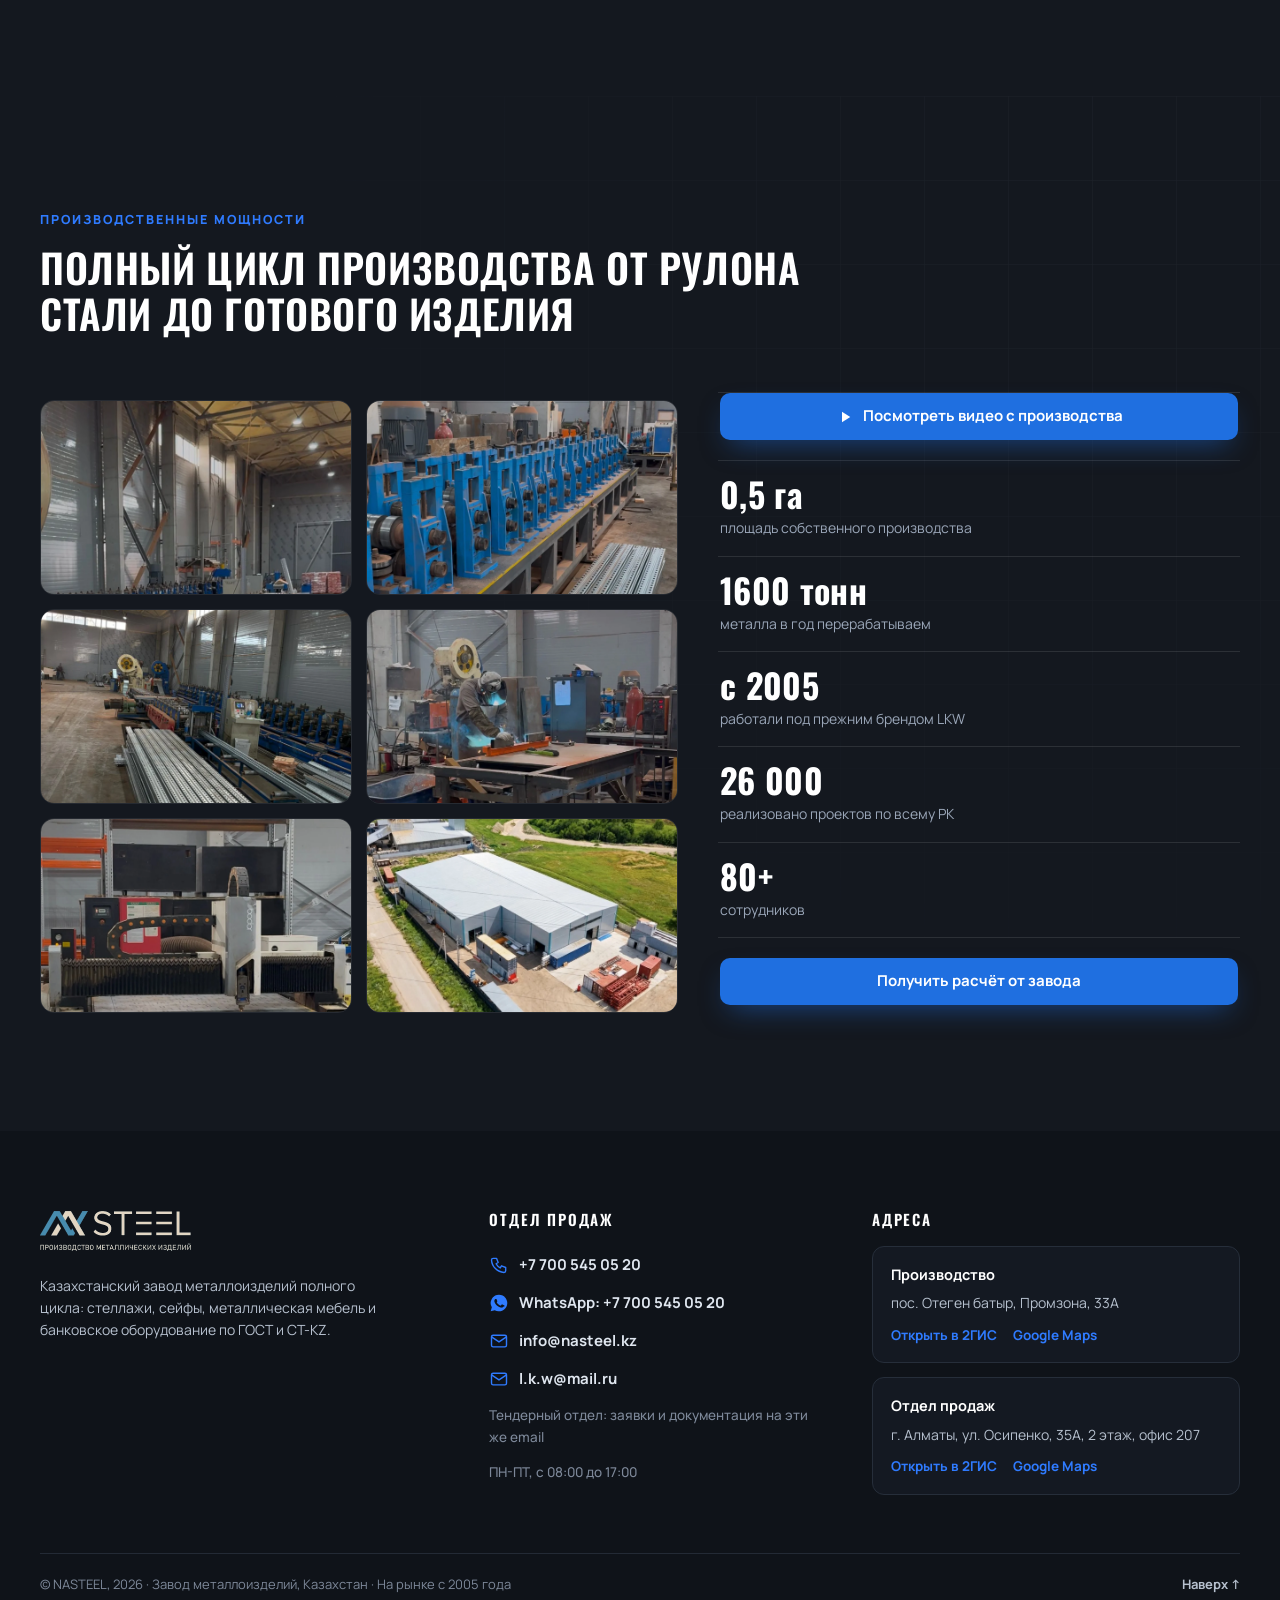
<file: stellazhi-palletnye.html>
<!DOCTYPE html>
<html lang="ru">
<head>
<meta charset="UTF-8">
<meta name="viewport" content="width=device-width, initial-scale=1.0">
<!-- Google tag (gtag.js) - Google Ads AW-800300971 -->
<script async src="https://www.googletagmanager.com/gtag/js?id=AW-800300971"></script>
<script>
  window.dataLayer = window.dataLayer || [];
  function gtag(){dataLayer.push(arguments);}
  gtag('js', new Date());
  gtag('config', 'AW-800300971');

  /* Конверсии Google Ads на реальные действия (анти-бот + дедуп за сессию).
     Определяем window.on* ДО script.js: там стабы через ||, наши выигрывают. */
  (function(){
    var CONV = {
      phone:    'AW-800300971/PwCKCNL0jvEcEKu_zv0C', // Click to call
      form:     'AW-800300971/KeWCCP7WjfEcEKu_zv0C', // Submit lead form
      whatsapp: 'AW-800300971/KFuyCLnijfEcEKu_zv0C'  // Contact (WhatsApp)
    };
    var human = false;
    ['pointerdown','pointermove','touchstart','scroll','keydown','wheel'].forEach(function(ev){
      window.addEventListener(ev, function(){ human = true; }, { once:true, passive:true });
    });
    function isBot(){ return !!navigator.webdriver || !human; }
    function fire(key){
      var sendTo = CONV[key];
      if(!sendTo || typeof gtag !== 'function' || isBot()) return;
      try{ var k = 'nasteel_conv_' + key; if(sessionStorage.getItem(k)) return; sessionStorage.setItem(k,'1'); }catch(e){}
      gtag('event','conversion',{ 'send_to':sendTo, 'value':1.0, 'currency':'USD' });
    }
    window.onPhoneClick    = function(){ fire('phone'); };
    window.onWhatsAppClick = function(){ fire('whatsapp'); };
    window.onLeadSubmit    = function(){ fire('form'); };
    window.gtag_report_conversion = function(url){
      fire('phone');
      if(typeof url !== 'undefined'){ setTimeout(function(){ window.location = url; }, 200); }
      return false;
    };
  })();
</script>

<title>Паллетные стеллажи от завода NASTEEL | Серия СПФ, до 20 000 кг на секцию</title>
<meta name="description" content="Паллетные фронтальные стеллажи серии СПФ от казахстанского завода NASTEEL: высота до 12 м, нагрузка до 4000 кг на ярус и до 20 000 кг на секцию. Проект, производство и монтаж по всему Казахстану.">
<link rel="canonical" href="https://nasteel.kz/stellazhi-palletnye.html">
<meta name="theme-color" content="#14181f">

<meta property="og:type" content="website">
<meta property="og:site_name" content="NASTEEL">
<meta property="og:locale" content="ru_RU">
<meta property="og:title" content="Паллетные стеллажи от завода NASTEEL | Серия СПФ, до 20 000 кг на секцию">
<meta property="og:description" content="Паллетные фронтальные стеллажи серии СПФ от казахстанского завода NASTEEL: высота до 12 м, нагрузка до 4000 кг на ярус и до 20 000 кг на секцию. Проект, производство и монтаж по всему Казахстану.">
<meta property="og:url" content="https://nasteel.kz/stellazhi-palletnye.html">
<meta property="og:image" content="https://nasteel.kz/assets/og-image.png">
<meta property="og:image:width" content="1200">
<meta property="og:image:height" content="630">
<meta name="twitter:card" content="summary_large_image">

<link rel="icon" type="image/png" sizes="32x32" href="assets/favicon-32.png">
<link rel="icon" type="image/png" sizes="48x48" href="assets/favicon-48.png">
<link rel="apple-touch-icon" href="assets/apple-touch-icon.png">

<link rel="preconnect" href="https://fonts.googleapis.com">
<link rel="preconnect" href="https://fonts.gstatic.com" crossorigin>
<link href="https://fonts.googleapis.com/css2?family=Oswald:wght@500;600;700&family=Manrope:wght@400;500;600;700;800&display=swap" rel="stylesheet">

<link rel="stylesheet" href="styles.css?v=14">
</head>
<body>

<a class="skip-link" href="#main">К содержимому</a>

<header class="site-header" id="siteHeader">
  <div class="container header-inner">
    <a href="index.html" class="brand" aria-label="NASTEEL, на главную">
      <img class="brand-logo" src="assets/logo.png" alt="NASTEEL" width="150" height="37">
    </a>
    <nav class="main-nav" id="mainNav" aria-label="Основная навигация">
      <div class="nav-dd">
        <button class="nav-dd-btn" type="button" aria-expanded="false" aria-haspopup="true">Каталог<svg class="dd-caret" viewBox="0 0 12 8" aria-hidden="true"><path d="M1 1.5l5 5 5-5" fill="none" stroke="currentColor" stroke-width="1.8" stroke-linecap="round" stroke-linejoin="round"/></svg></button>
        <ul class="nav-dd-menu">
          <li class="nav-sub">
            <button class="nav-sub-btn" type="button" aria-expanded="false" aria-haspopup="true">Стеллажи<svg class="dd-caret" viewBox="0 0 12 8" aria-hidden="true"><path d="M1 1.5l5 5 5-5" fill="none" stroke="currentColor" stroke-width="1.8" stroke-linecap="round" stroke-linejoin="round"/></svg></button>
            <ul class="nav-sub-menu">
              <li><a href="stellazhi-palletnye.html">Паллетные стеллажи</a></li>
              <li><a href="stellazhi-mezoninnye.html">Мезонинные стеллажи</a></li>
              <li><a href="stellazhi-srednegruzovye.html">Средне-грузовые стеллажи</a></li>
              <li><a href="stellazhi-konsolnye.html">Консольные стеллажи</a></li>
              <li><a href="stellazhi-torgovye.html">Торговые стеллажи</a></li>
              <li><a href="stellazhi-polochnye-zacep.html">Полочные стеллажи на зацепах</a></li>
              <li><a href="stellazhi-polochnye-oblegchennye.html">Полочные облегчённые стеллажи</a></li>
            </ul>
          </li>
          <li><a href="seyfy.html">Сейфы</a></li>
          <li><a href="bronedveri.html">Бронированные двери</a></li>
          <li><a href="bankovskoe.html">Банковское и кассовое оборудование</a></li>
          <li><a href="mebel.html">Металлическая мебель</a></li>
          <li><a href="samonesushchie-sklady.html">Самонесущие склады</a></li>
          <li><a href="uslugi.html">Услуги</a></li>
        </ul>
      </div>
      <a href="index.html#proizvodstvo">Производство</a>
      <a href="index.html#kejsy">Кейсы</a>
      <a href="index.html#sertifikaty">Документы</a>
      <a href="index.html#kontakty">Контакты</a>
    </nav>
    <div class="header-actions">
      <a class="header-phone" href="tel:+77005450520" data-track="phone">+7 700 545 05 20</a>
      <a class="btn btn-accent btn-sm" href="index.html#raschet" data-track="cta" data-cta="header">Рассчитать проект</a>
      <button class="burger" id="burger" aria-label="Открыть меню" aria-expanded="false" aria-controls="mainNav">
        <span></span><span></span><span></span>
      </button>
    </div>
  </div>
</header>

<main id="top">
  <section class="page-hero">
    <div class="container">
      <nav aria-label="Хлебные крошки"><ol class="breadcrumb">
        <li><a href="index.html">Главная</a></li>
        <li><a href="index.html#katalog">Каталог</a></li>
        <li aria-current="page">Паллетные стеллажи</li>
      </ol></nav>
      <div class="page-hero-grid">
        <div>
          <p class="page-eyebrow">Серия СПФ</p>
          <h1>Паллетные фронтальные стеллажи</h1>
          <p class="page-lead">Фронтальные стеллажи подходят для любых грузов на паллетах, поэтому их ставят везде: на складах, в логистических и сортировочных центрах, в гипермаркетах. Каждый поддон на виду и в быстром доступе, удобно хранить большой ассортимент товара.</p>
          <div class="hero-cta">
            <a class="btn btn-accent btn-lg" href="https://wa.me/77005450520" target="_blank" rel="noopener" data-track="whatsapp" data-wa="page-hero" data-wa-product="Паллетные фронтальные стеллажи (серия СПФ), нужна спецификация и прайс">Запросить спецификацию / прайс</a>
            <a class="btn btn-ghost btn-lg" href="index.html#raschet" data-track="cta" data-cta="page-hero">Рассчитать проект на сайте</a>
          </div>
        </div>
        <figure class="page-hero-media page-hero-media--plain reveal">
          <img src="assets/catalog/palletnye-hero-t.webp?v=5" alt="Паллетные фронтальные стеллажи NASTEEL с поддонами и коробками" width="894" height="596" decoding="async">
        </figure>
      </div>
      <div class="page-stats" aria-label="Показатели завода">
        <div class="stat"><b>20+</b><span>лет на рынке</span></div>
        <div class="stat"><b>26 000+</b><span>проектов реализовано</span></div>
        <div class="stat"><b>0,5 га</b><span>собственное производство</span></div>
        <div class="stat"><b>1 600</b><span>тонн металла в год</span></div>
        <div class="stat"><b>80+</b><span>сотрудников</span></div>
        <div class="stat"><b>ТОП 3</b><span>лидер отрасли по итогам 2024 года</span></div>
      </div>
    </div>
  </section>

  <section class="section section-light" id="main">
    <div class="container detail-grid">
      <figure class="detail-media reveal">
        <img src="assets/catalog/palletnye.webp" alt="Паллетные фронтальные стеллажи NASTEEL в высотном складе" width="1400" height="1173" decoding="async">
        <figcaption>Объект NASTEEL: фронтальное паллетное хранение</figcaption>
      </figure>
      <div class="detail-body">
        <div class="reveal">
          <p class="section-eyebrow">Технические параметры</p>
          <h2>Характеристики серии СПФ</h2>
        </div>
      <div class="spec-card reveal">
        <table class="spec-table">
          <tr><th>Высота</th><td>до 12 метров</td></tr>
          <tr><th>Длина секции</th><td>до 3600 мм</td></tr>
          <tr><th>Шаг перфорации стоек</th><td>50 мм</td></tr>
          <tr><th>Грузоподъёмность на ярус</th><td>до 4000 кг</td></tr>
          <tr><th>Максимальная грузоподъёмность на секцию</th><td>до 20 000 кг</td></tr>
          <tr><th>Доступ к грузу</th><td>каждый поддон на виду и в быстром доступе</td></tr>
        </table>
      </div>
        <div class="reveal">
          <h3>Для чего используют</h3>
          <ul class="kb-list">
          <li>Склады и логистические центры</li>
          <li>Сортировочные центры и гипермаркеты</li>
          <li>Хранение больших партий товара на паллетах</li>
          <li>Высотное хранение: каждый поддон в быстром доступе</li>
          </ul>
        </div>
      </div>
    </div>
  </section>

  <!-- ЭЛЕМЕНТЫ, КОМПЛЕКТУЮЩИЕ И СХЕМА -->
  <section class="section section-dark">
    <div class="container">
      <div class="section-head reveal">
        <p class="section-eyebrow">Производство в РК</p>
        <h2>Паллетные стеллажи: элементы, комплектующие и схема</h2>
      </div>
      <div class="shema-grid">
        <div class="shema-text reveal">
          <p>Мы единственный завод полного цикла по производству паллетных стеллажей в Республике Казахстан. Изготавливаем надёжные металлические сборно-разборные системы под любые площади и нагрузки.</p>
          <ul class="kb-list">
            <li><b>Элементы и комплектующие:</b> вертикальные стойки и грузовые балки под любые типы поддонов. Балки монтируются на зацепах с шагом регулировки 50 мм и защищены от случайного выбивания погрузчиком специальными фиксаторами.</li>
            <li><b>Схема расстановки:</b> проектируем односторонние пристенные ряды и двусторонние островные линии произвольной длины и высоты.</li>
            <li>Конструкция легко масштабируется, быстро монтируется и адаптируется под любые складские задачи без посредников и переплат.</li>
          </ul>
        </div>
        <figure class="shema-media reveal">
          <img src="assets/catalog/palletnye-shema.webp" alt="Схема паллетного стеллажа NASTEEL: рама, грузовые балки, полки, защитные ограждения" width="1177" height="896" loading="lazy" decoding="async">
        </figure>
      </div>
    </div>
  </section>

  <!-- КАРТОЧКИ В ШАХМАТНОМ ПОРЯДКЕ -->
  <section class="section section-light">
    <div class="container">
      <div class="checker">
        <figure class="checker__ph reveal"><img src="assets/catalog/pal-card-1.webp" alt="Производство паллетных стеллажей на заводе NASTEEL" width="900" height="600" loading="lazy" decoding="async"></figure>
        <article class="checker__card reveal">
          <h3>Производство стеллажей</h3>
          <p>Изготовление паллетных и полочных стеллажей под любые нагрузки на заводе NASTEEL в Алматы. Сертификат СТ-KZ и соответствие ГОСТ.</p>
        </article>
        <figure class="checker__ph reveal"><img src="assets/catalog/pal-card-3.webp" alt="Складские паллетные стеллажи NASTEEL с товаром" width="900" height="600" loading="lazy" decoding="async"></figure>

        <article class="checker__card reveal">
          <h3>Доставка и монтаж</h3>
          <p>Поставки и монтаж под ключ по всему Казахстану: Алматы, Астана, Шымкент, Караганда, Актобе, Павлодар, Усть-Каменогорск и другие регионы РК.</p>
        </article>
        <figure class="checker__ph reveal"><img src="assets/catalog/pal-card-2.webp" alt="Смонтированные паллетные стеллажи NASTEEL на складе" width="900" height="600" loading="lazy" decoding="async"></figure>
        <article class="checker__card checker__card--accent reveal">
          <h3>От 11 900 ₸ за паллетоместо</h3>
          <p>Прямые цены завода NASTEEL без наценок посредников. Производство паллетных систем в сборе и комплектующих под евро- и финподдоны.</p>
        </article>
      </div>
    </div>
  </section>

  <!-- РЕАЛИЗОВАННЫЕ ПРОЕКТЫ (горизонтальный скролл) -->
  <section class="section section-steel">
    <div class="container">
      <div class="section-head reveal">
        <p class="section-eyebrow">Наши работы</p>
        <h2>Реализованные проекты</h2>
      </div>
    </div>
    <div class="proj-marquee reveal" aria-label="Реализованные проекты NASTEEL">
      <div class="proj-marquee__track" style="animation-duration:40s">
        <img src="assets/projects/proj-1.webp" alt="Реализованный проект паллетных стеллажей NASTEEL" loading="lazy" decoding="async">
        <img src="assets/projects/proj-2.webp" alt="Реализованный проект паллетных стеллажей NASTEEL" loading="lazy" decoding="async">
        <img src="assets/projects/proj-3.webp" alt="Реализованный проект паллетных стеллажей NASTEEL" loading="lazy" decoding="async">
        <img src="assets/projects/proj-4.webp" alt="Реализованный проект паллетных стеллажей NASTEEL" loading="lazy" decoding="async">
        <img src="assets/projects/proj-5.webp" alt="Реализованный проект паллетных стеллажей NASTEEL" loading="lazy" decoding="async">
        <img src="assets/projects/proj-6.webp" alt="Реализованный проект паллетных стеллажей NASTEEL" loading="lazy" decoding="async">
        <img src="assets/projects/proj-1.webp" alt="" aria-hidden="true" loading="lazy" decoding="async">
        <img src="assets/projects/proj-2.webp" alt="" aria-hidden="true" loading="lazy" decoding="async">
        <img src="assets/projects/proj-3.webp" alt="" aria-hidden="true" loading="lazy" decoding="async">
        <img src="assets/projects/proj-4.webp" alt="" aria-hidden="true" loading="lazy" decoding="async">
        <img src="assets/projects/proj-5.webp" alt="" aria-hidden="true" loading="lazy" decoding="async">
        <img src="assets/projects/proj-6.webp" alt="" aria-hidden="true" loading="lazy" decoding="async">
      </div>
    </div>
  </section>

  <section class="section section-dark">
    <div class="container">
      <div class="price-note reveal">
        <p class="section-eyebrow">Стоимость</p>
        <h2 class="price-note__title">Из чего складывается цена стеллажа</h2>
        <p class="price-note__text">Стоимость паллетного стеллажа определяется размерами конструкции, необходимым количеством паллето мест, необходимой грузоподъёмности на ярус и секцию стеллажа, высоты склада, вида хранимого товара, количества ярусов в секции, вида используемых поддонов и т.д. Цена каждого стеллажа складского паллетного рассчитывается из количества комплектующих.</p>
      </div>
      <div class="cta-band reveal">
        <p><b>Нужны паллетные стеллажи под ваш склад?</b> Пришлите размеры помещения и нагрузки: инженер NASTEEL подготовит спецификацию и цену от завода. В рабочее время отвечаем в течение 15 минут.</p>
        <div class="cta-actions">
          <a class="btn btn-wa" href="https://wa.me/77005450520" target="_blank" rel="noopener" data-track="whatsapp" data-wa="page-cta" data-wa-product="Паллетные фронтальные стеллажи (серия СПФ), нужна спецификация и прайс"><svg class="ic" viewBox="0 0 24 24"><path d="M12 2a10 10 0 0 0-8.6 15.1L2 22l5-1.3A10 10 0 1 0 12 2zm5.4 14.1c-.2.7-1.3 1.3-1.9 1.4-.5.1-1.1.2-3.3-.7-2.8-1.2-4.6-4-4.7-4.2-.1-.2-1.1-1.5-1.1-2.9s.7-2 .9-2.3c.2-.3.5-.3.7-.3h.5c.2 0 .4 0 .6.5s.8 1.9.8 2c.1.1.1.3 0 .5l-.4.7c-.1.2-.3.4-.1.7.2.3.8 1.3 1.7 2.1 1.2 1.1 2.2 1.4 2.5 1.5.3.1.5.1.7-.1l1-1.2c.2-.3.4-.2.7-.1l2 1c.3.1.5.2.6.3 0 .2 0 .7-.2 1.1z" fill="currentColor"/></svg>Написать в WhatsApp</a>
          <a class="btn btn-ghost" href="tel:+77005450520" data-track="phone">+7 700 545 05 20</a>
        </div>
      </div>
    </div>
  </section>

  <!-- ПРОИЗВОДСТВО (с главной) -->
  <section class="section section-dark production" id="proizvodstvo">
    <div class="container">
      <div class="section-head reveal">
        <p class="section-eyebrow">Производственные мощности</p>
        <h2>Полный цикл производства от рулона стали до готового изделия</h2>
      </div>

            <div class="prod-showcase">
        <div class="prod-gallery-col">
        <div class="prod-gallery prod-gallery--grid reveal">
          <img src="assets/photos/prod-liniya-prokata.webp" alt="Автоматическая линия проката профиля в цехе NASTEEL" loading="lazy" decoding="async" width="1080" height="1920">
          <img src="assets/photos/prod-stan.webp" alt="Прокатный стан для производства перфорированного профиля NASTEEL" loading="lazy" decoding="async" width="1080" height="1440">
          <img src="assets/photos/prod-profil.webp" alt="Готовый оцинкованный профиль на производственной линии NASTEEL" loading="lazy" decoding="async" width="1080" height="1440">
          <img src="assets/photos/prod-svarka.webp" alt="Сварочный участок цеха металлоконструкций NASTEEL" loading="lazy" decoding="async" width="1080" height="1440">
          <img src="assets/photos/prod-lazer.webp" alt="Станок лазерной резки металла Bodor в цехе NASTEEL" loading="lazy" decoding="async" width="1280" height="1024">
          <img src="assets/photos/prod-zavod-aero.webp" alt="Производственный комплекс NASTEEL, вид с высоты" loading="lazy" decoding="async" width="1400" height="1050">
        </div>
        </div>
        <ul class="prod-stats reveal" role="list">
          <li class="prod-cta prod-cta--top"><a class="btn btn-accent prod-video-btn" href="https://www.youtube.com/watch?v=28wzi3sIFuY" target="_blank" rel="noopener" data-track="video" data-video="youtube-proizvodstvo">
            <svg viewBox="0 0 24 24" width="18" height="18" fill="currentColor" aria-hidden="true"><path d="M8 5v14l11-7z"/></svg>
            Посмотреть видео с производства
          </a></li>
          <li><b>0,5 га</b><span>площадь собственного производства</span></li>
          <li><b>1600 тонн</b><span>металла в год перерабатываем</span></li>
          <li><b>с 2005</b><span>работали под прежним брендом LKW</span></li>
          <li><b>26 000</b><span>реализовано проектов по всему РК</span></li>
          <li><b>80+</b><span>сотрудников</span></li>
          <li class="prod-cta"><a class="btn btn-accent" href="index.html#raschet" data-track="cta" data-cta="production">Получить расчёт от завода</a></li>
        </ul>
      </div>

    </div>
  </section>

<footer class="footer" id="kontakty">
    <div class="container">
      <div class="footer-grid">
        <div class="footer-col footer-brand">
          <a href="index.html" class="brand"><img class="brand-logo" src="assets/logo.png" alt="NASTEEL" width="150" height="37"></a>
          <p>Казахстанский завод металлоизделий полного цикла: стеллажи, сейфы, металлическая мебель и банковское оборудование по ГОСТ и СТ-KZ.</p>
        </div>

        <div class="footer-col">
          <h3>Отдел продаж</h3>
          <a class="footer-line" href="tel:+77005450520" data-track="phone"><svg class="ic" viewBox="0 0 24 24"><path d="M5 4h4l2 5-2.5 1.5a12 12 0 0 0 5 5L15 13l5 2v4a2 2 0 0 1-2 2A16 16 0 0 1 3 6a2 2 0 0 1 2-2z" fill="none" stroke="currentColor" stroke-width="1.7" stroke-linejoin="round"/></svg>+7 700 545 05 20</a>
          <a class="footer-line" href="https://wa.me/77005450520" target="_blank" rel="noopener" data-track="whatsapp" data-wa="footer">
            <svg class="ic" viewBox="0 0 24 24"><path d="M12 2a10 10 0 0 0-8.6 15.1L2 22l5-1.3A10 10 0 1 0 12 2zm5.4 14.1c-.2.7-1.3 1.3-1.9 1.4-.5.1-1.1.2-3.3-.7-2.8-1.2-4.6-4-4.7-4.2-.1-.2-1.1-1.5-1.1-2.9s.7-2 .9-2.3c.2-.3.5-.3.7-.3h.5c.2 0 .4 0 .6.5s.8 1.9.8 2c.1.1.1.3 0 .5l-.4.7c-.1.2-.3.4-.1.7.2.3.8 1.3 1.7 2.1 1.2 1.1 2.2 1.4 2.5 1.5.3.1.5.1.7-.1l1-1.2c.2-.3.4-.2.7-.1l2 1c.3.1.5.2.6.3 0 .2 0 .7-.2 1.1z" fill="currentColor"/></svg>
            WhatsApp: +7 700 545 05 20
          </a>
          <a class="footer-line" href="mailto:info@nasteel.kz" data-track="email"><svg class="ic" viewBox="0 0 24 24"><rect x="3" y="5" width="18" height="14" rx="2" fill="none" stroke="currentColor" stroke-width="1.7"/><path d="M3 7l9 6 9-6" fill="none" stroke="currentColor" stroke-width="1.7"/></svg>info@nasteel.kz</a>
          <a class="footer-line" href="mailto:l.k.w@mail.ru" data-track="email"><svg class="ic" viewBox="0 0 24 24"><rect x="3" y="5" width="18" height="14" rx="2" fill="none" stroke="currentColor" stroke-width="1.7"/><path d="M3 7l9 6 9-6" fill="none" stroke="currentColor" stroke-width="1.7"/></svg>l.k.w@mail.ru</a>
          <p class="footer-line footer-muted">Тендерный отдел: заявки и документация на эти же email</p>
          <p class="footer-line footer-muted">ПН-ПТ, с 08:00 до 17:00</p>
        </div>

        <div class="footer-col">
          <h3>Адреса</h3>
          <div class="addr-card">
            <b>Производство</b>
            <p>пос. Отеген батыр, Промзона, 33А</p>
            <div class="addr-links">
              <a href="https://2gis.kz/almaty/search/%D0%9E%D1%82%D0%B5%D0%B3%D0%B5%D0%BD%20%D0%B1%D0%B0%D1%82%D1%8B%D1%80%2C%20%D0%9F%D1%80%D0%BE%D0%BC%D0%B7%D0%BE%D0%BD%D0%B0%2033%D0%90" target="_blank" rel="noopener" data-track="map" data-map="2gis-proizvodstvo">Открыть в 2ГИС</a>
              <a href="https://maps.google.com/?q=%D0%9E%D1%82%D0%B5%D0%B3%D0%B5%D0%BD%20%D0%B1%D0%B0%D1%82%D1%8B%D1%80%2C%20%D0%9F%D1%80%D0%BE%D0%BC%D0%B7%D0%BE%D0%BD%D0%B0%2033%D0%90" target="_blank" rel="noopener" data-track="map" data-map="google-proizvodstvo">Google Maps</a>
            </div>
          </div>
          <div class="addr-card">
            <b>Отдел продаж</b>
            <p>г. Алматы, ул. Осипенко, 35А, 2 этаж, офис 207</p>
            <div class="addr-links">
              <a href="https://2gis.kz/almaty/search/%D0%90%D0%BB%D0%BC%D0%B0%D1%82%D1%8B%2C%20%D0%9E%D1%81%D0%B8%D0%BF%D0%B5%D0%BD%D0%BA%D0%BE%2035%D0%90" target="_blank" rel="noopener" data-track="map" data-map="2gis-osipenko">Открыть в 2ГИС</a>
              <a href="https://maps.google.com/?q=%D0%90%D0%BB%D0%BC%D0%B0%D1%82%D1%8B%2C%20%D0%9E%D1%81%D0%B8%D0%BF%D0%B5%D0%BD%D0%BA%D0%BE%2035%D0%90" target="_blank" rel="noopener" data-track="map" data-map="google-osipenko">Google Maps</a>
            </div>
          </div>
        </div>
      </div>

      <div class="footer-bottom">
        <p>© NASTEEL, 2026 · Завод металлоизделий, Казахстан · На рынке с 2005 года</p>
        <a href="#top" class="to-top">Наверх ↑</a>
      </div>
    </div>
  </footer>

</main>

<a class="fab-wa" href="https://wa.me/77005450520?text=%D0%97%D0%B4%D1%80%D0%B0%D0%B2%D1%81%D1%82%D0%B2%D1%83%D0%B9%D1%82%D0%B5%21%20%D0%9F%D0%B8%D1%88%D1%83%20%D1%81%20%D1%81%D0%B0%D0%B9%D1%82%D0%B0%20nasteel.kz" target="_blank" rel="noopener" aria-label="Написать в WhatsApp" data-track="whatsapp" data-wa="fab">
  <svg viewBox="0 0 24 24" width="26" height="26"><path d="M12 2a10 10 0 0 0-8.6 15.1L2 22l5-1.3A10 10 0 1 0 12 2zm5.4 14.1c-.2.7-1.3 1.3-1.9 1.4-.5.1-1.1.2-3.3-.7-2.8-1.2-4.6-4-4.7-4.2-.1-.2-1.1-1.5-1.1-2.9s.7-2 .9-2.3c.2-.3.5-.3.7-.3h.5c.2 0 .4 0 .6.5s.8 1.9.8 2c.1.1.1.3 0 .5l-.4.7c-.1.2-.3.4-.1.7.2.3.8 1.3 1.7 2.1 1.2 1.1 2.2 1.4 2.5 1.5.3.1.5.1.7-.1l1-1.2c.2-.3.4-.2.7-.1l2 1c.3.1.5.2.6.3 0 .2 0 .7-.2 1.1z" fill="currentColor"/></svg>
</a>

<script src="script.js?v=2" defer></script>
</body>
</html>
</file>
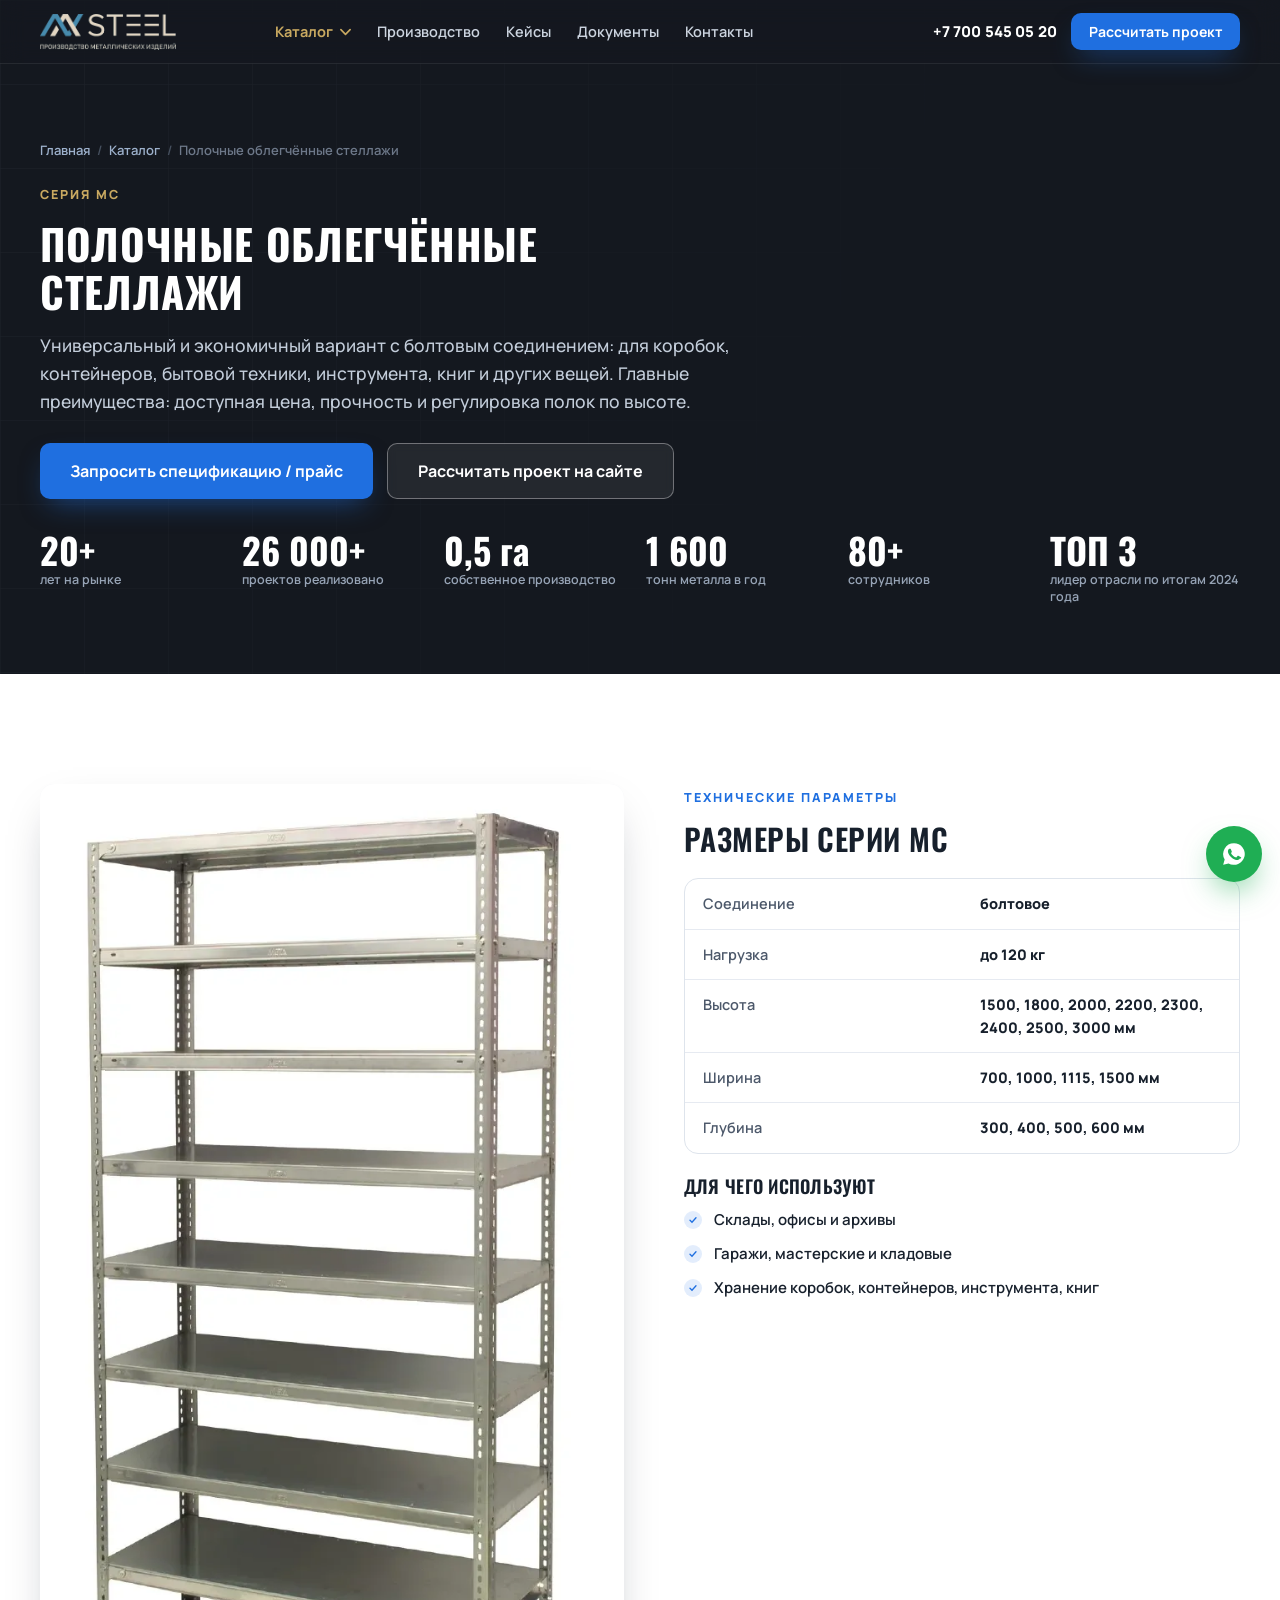
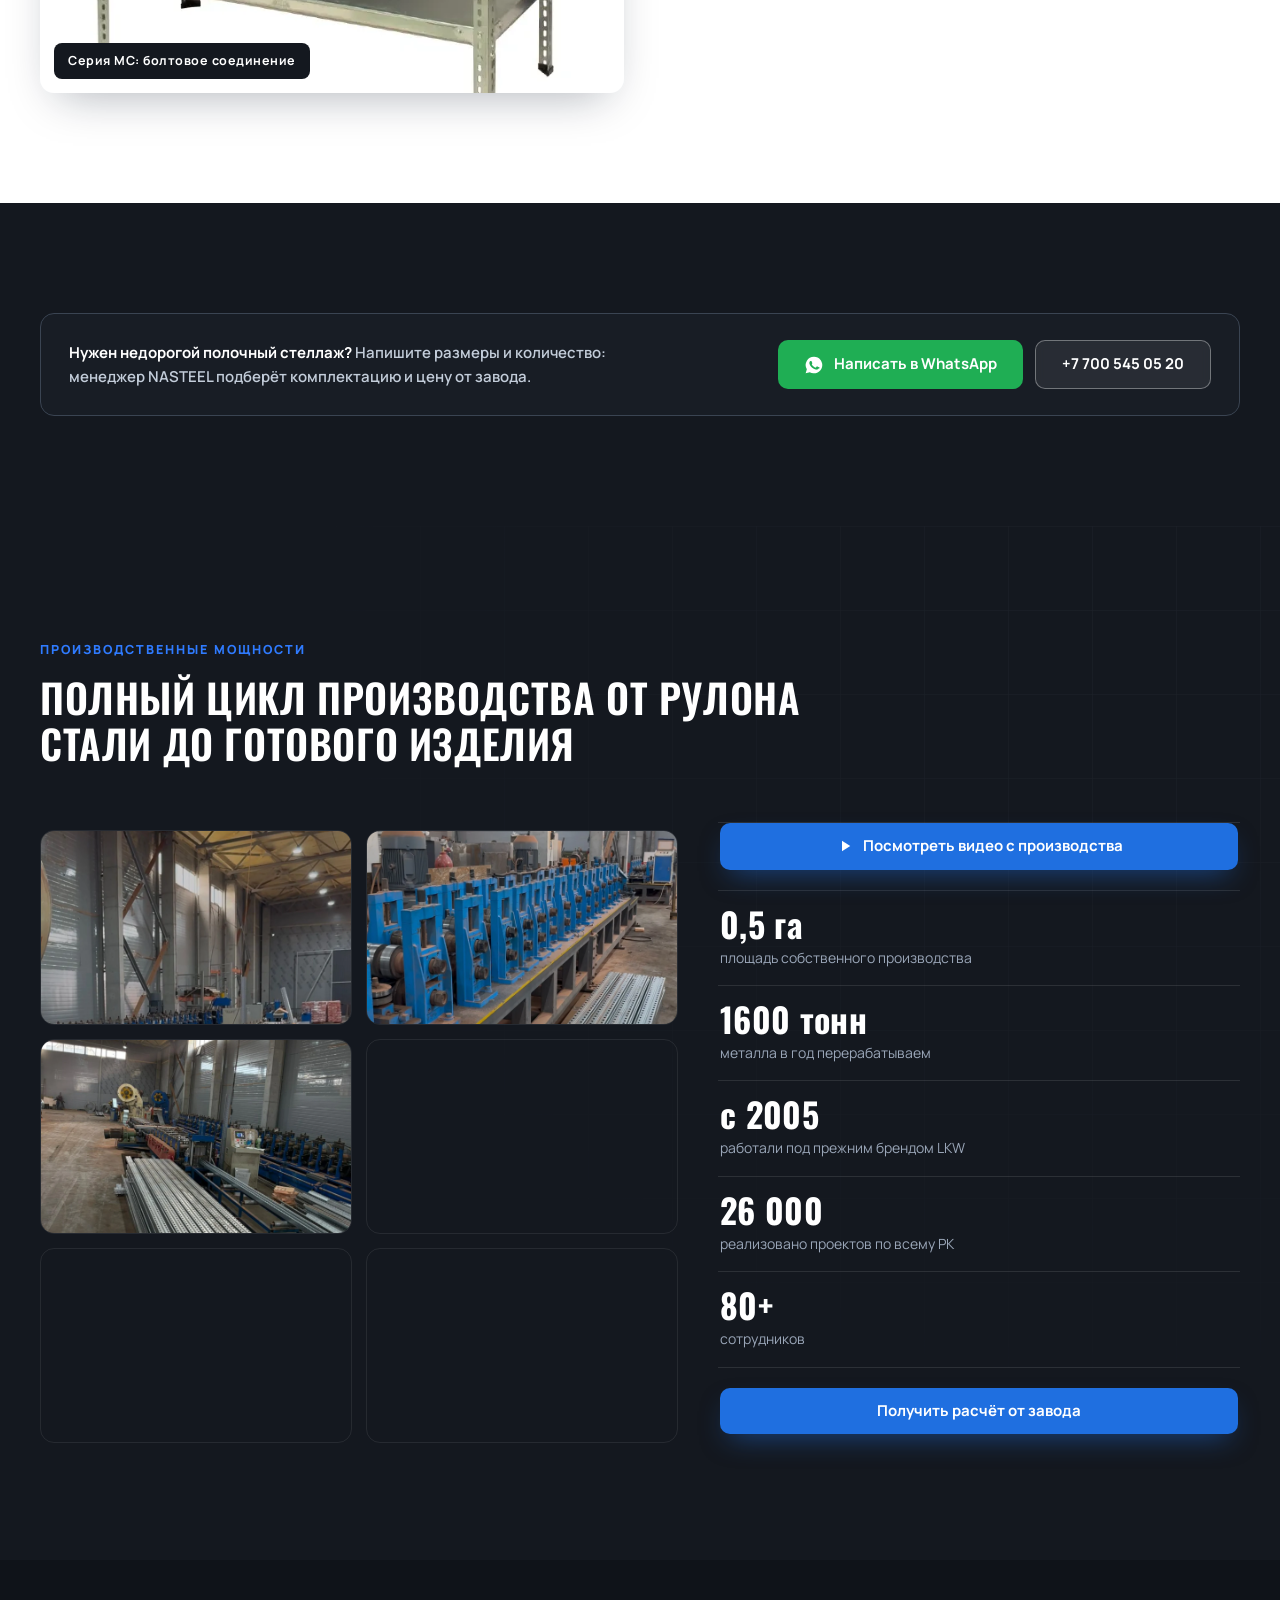
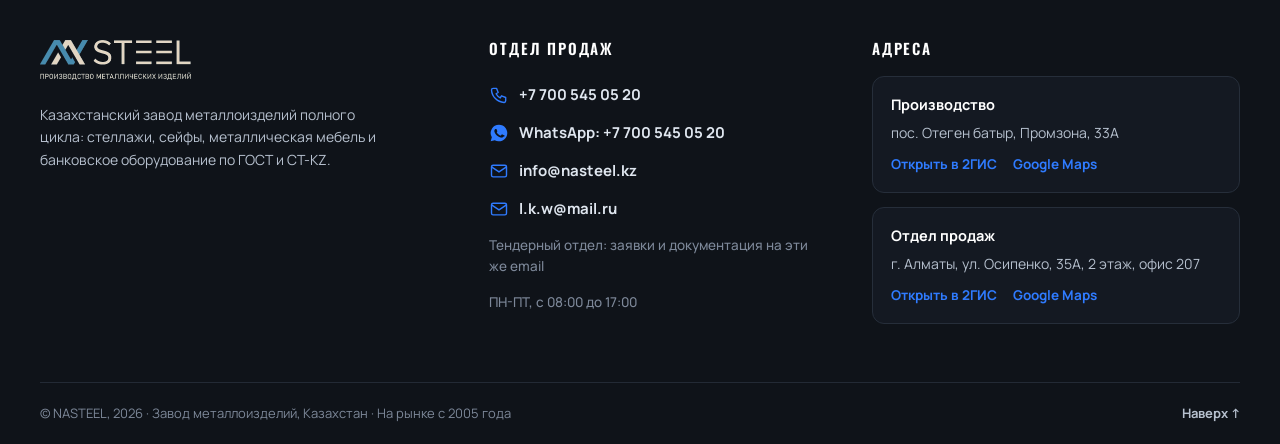
<file: stellazhi-polochnye-oblegchennye.html>
<!DOCTYPE html>
<html lang="ru">
<head>
<meta charset="UTF-8">
<meta name="viewport" content="width=device-width, initial-scale=1.0">
<!-- Google tag (gtag.js) - Google Ads AW-800300971 -->
<script async src="https://www.googletagmanager.com/gtag/js?id=AW-800300971"></script>
<script>
  window.dataLayer = window.dataLayer || [];
  function gtag(){dataLayer.push(arguments);}
  gtag('js', new Date());
  gtag('config', 'AW-800300971');

  /* Конверсии Google Ads на реальные действия (анти-бот + дедуп за сессию).
     Определяем window.on* ДО script.js: там стабы через ||, наши выигрывают. */
  (function(){
    var CONV = {
      phone:    'AW-800300971/PwCKCNL0jvEcEKu_zv0C', // Click to call
      form:     'AW-800300971/KeWCCP7WjfEcEKu_zv0C', // Submit lead form
      whatsapp: 'AW-800300971/KFuyCLnijfEcEKu_zv0C'  // Contact (WhatsApp)
    };
    var human = false;
    ['pointerdown','pointermove','touchstart','scroll','keydown','wheel'].forEach(function(ev){
      window.addEventListener(ev, function(){ human = true; }, { once:true, passive:true });
    });
    function isBot(){ return !!navigator.webdriver || !human; }
    function fire(key){
      var sendTo = CONV[key];
      if(!sendTo || typeof gtag !== 'function' || isBot()) return;
      try{ var k = 'nasteel_conv_' + key; if(sessionStorage.getItem(k)) return; sessionStorage.setItem(k,'1'); }catch(e){}
      gtag('event','conversion',{ 'send_to':sendTo, 'value':1.0, 'currency':'USD' });
    }
    window.onPhoneClick    = function(){ fire('phone'); };
    window.onWhatsAppClick = function(){ fire('whatsapp'); };
    window.onLeadSubmit    = function(){ fire('form'); };
    window.gtag_report_conversion = function(url){
      fire('phone');
      if(typeof url !== 'undefined'){ setTimeout(function(){ window.location = url; }, 200); }
      return false;
    };
  })();
</script>

<title>Полочные облегчённые стеллажи от завода NASTEEL | Серия МС</title>
<meta name="description" content="Полочные облегчённые стеллажи серии МС с болтовым соединением от завода NASTEEL: доступная цена, нагрузка до 120 кг, высота до 3000 мм. Для склада, офиса, архива и дома. Доставка по Казахстану.">
<link rel="canonical" href="https://nasteel.kz/stellazhi-polochnye-oblegchennye.html">
<meta name="theme-color" content="#14181f">

<meta property="og:type" content="website">
<meta property="og:site_name" content="NASTEEL">
<meta property="og:locale" content="ru_RU">
<meta property="og:title" content="Полочные облегчённые стеллажи от завода NASTEEL | Серия МС">
<meta property="og:description" content="Полочные облегчённые стеллажи серии МС с болтовым соединением от завода NASTEEL: доступная цена, нагрузка до 120 кг, высота до 3000 мм. Для склада, офиса, архива и дома. Доставка по Казахстану.">
<meta property="og:url" content="https://nasteel.kz/stellazhi-polochnye-oblegchennye.html">
<meta property="og:image" content="https://nasteel.kz/assets/og-image.png">
<meta property="og:image:width" content="1200">
<meta property="og:image:height" content="630">
<meta name="twitter:card" content="summary_large_image">

<link rel="icon" type="image/png" sizes="32x32" href="assets/favicon-32.png">
<link rel="icon" type="image/png" sizes="48x48" href="assets/favicon-48.png">
<link rel="apple-touch-icon" href="assets/apple-touch-icon.png">

<link rel="preconnect" href="https://fonts.googleapis.com">
<link rel="preconnect" href="https://fonts.gstatic.com" crossorigin>
<link href="https://fonts.googleapis.com/css2?family=Oswald:wght@500;600;700&family=Manrope:wght@400;500;600;700;800&display=swap" rel="stylesheet">

<link rel="stylesheet" href="styles.css?v=14">
</head>
<body>

<a class="skip-link" href="#main">К содержимому</a>

<header class="site-header" id="siteHeader">
  <div class="container header-inner">
    <a href="index.html" class="brand" aria-label="NASTEEL, на главную">
      <img class="brand-logo" src="assets/logo.png" alt="NASTEEL" width="150" height="37">
    </a>
    <nav class="main-nav" id="mainNav" aria-label="Основная навигация">
      <div class="nav-dd">
        <button class="nav-dd-btn" type="button" aria-expanded="false" aria-haspopup="true">Каталог<svg class="dd-caret" viewBox="0 0 12 8" aria-hidden="true"><path d="M1 1.5l5 5 5-5" fill="none" stroke="currentColor" stroke-width="1.8" stroke-linecap="round" stroke-linejoin="round"/></svg></button>
        <ul class="nav-dd-menu">
          <li class="nav-sub">
            <button class="nav-sub-btn" type="button" aria-expanded="false" aria-haspopup="true">Стеллажи<svg class="dd-caret" viewBox="0 0 12 8" aria-hidden="true"><path d="M1 1.5l5 5 5-5" fill="none" stroke="currentColor" stroke-width="1.8" stroke-linecap="round" stroke-linejoin="round"/></svg></button>
            <ul class="nav-sub-menu">
              <li><a href="stellazhi-palletnye.html">Паллетные стеллажи</a></li>
              <li><a href="stellazhi-mezoninnye.html">Мезонинные стеллажи</a></li>
              <li><a href="stellazhi-srednegruzovye.html">Средне-грузовые стеллажи</a></li>
              <li><a href="stellazhi-konsolnye.html">Консольные стеллажи</a></li>
              <li><a href="stellazhi-torgovye.html">Торговые стеллажи</a></li>
              <li><a href="stellazhi-polochnye-zacep.html">Полочные стеллажи на зацепах</a></li>
              <li><a href="stellazhi-polochnye-oblegchennye.html">Полочные облегчённые стеллажи</a></li>
            </ul>
          </li>
          <li><a href="seyfy.html">Сейфы</a></li>
          <li><a href="bronedveri.html">Бронированные двери</a></li>
          <li><a href="bankovskoe.html">Банковское и кассовое оборудование</a></li>
          <li><a href="mebel.html">Металлическая мебель</a></li>
          <li><a href="samonesushchie-sklady.html">Самонесущие склады</a></li>
          <li><a href="uslugi.html">Услуги</a></li>
        </ul>
      </div>
      <a href="index.html#proizvodstvo">Производство</a>
      <a href="index.html#kejsy">Кейсы</a>
      <a href="index.html#sertifikaty">Документы</a>
      <a href="index.html#kontakty">Контакты</a>
    </nav>
    <div class="header-actions">
      <a class="header-phone" href="tel:+77005450520" data-track="phone">+7 700 545 05 20</a>
      <a class="btn btn-accent btn-sm" href="index.html#raschet" data-track="cta" data-cta="header">Рассчитать проект</a>
      <button class="burger" id="burger" aria-label="Открыть меню" aria-expanded="false" aria-controls="mainNav">
        <span></span><span></span><span></span>
      </button>
    </div>
  </div>
</header>

<main id="top">
  <section class="page-hero">
    <div class="container">
      <nav aria-label="Хлебные крошки"><ol class="breadcrumb">
        <li><a href="index.html">Главная</a></li>
        <li><a href="index.html#katalog">Каталог</a></li>
        <li aria-current="page">Полочные облегчённые стеллажи</li>
      </ol></nav>
      <p class="page-eyebrow">Серия МС</p>
      <h1>Полочные облегчённые стеллажи</h1>
      <p class="page-lead">Универсальный и экономичный вариант с болтовым соединением: для коробок, контейнеров, бытовой техники, инструмента, книг и других вещей. Главные преимущества: доступная цена, прочность и регулировка полок по высоте.</p>
      <div class="hero-cta">
        <a class="btn btn-accent btn-lg" href="https://wa.me/77005450520" target="_blank" rel="noopener" data-track="whatsapp" data-wa="page-hero" data-wa-product="Полочные облегчённые стеллажи (серия МС), нужна спецификация и прайс">Запросить спецификацию / прайс</a>
        <a class="btn btn-ghost btn-lg" href="index.html#raschet" data-track="cta" data-cta="page-hero">Рассчитать проект на сайте</a>
      </div>
      <div class="page-stats" aria-label="Показатели завода">
        <div class="stat"><b>20+</b><span>лет на рынке</span></div>
        <div class="stat"><b>26 000+</b><span>проектов реализовано</span></div>
        <div class="stat"><b>0,5 га</b><span>собственное производство</span></div>
        <div class="stat"><b>1 600</b><span>тонн металла в год</span></div>
        <div class="stat"><b>80+</b><span>сотрудников</span></div>
        <div class="stat"><b>ТОП 3</b><span>лидер отрасли по итогам 2024 года</span></div>
      </div>
    </div>
  </section>

  <section class="section section-light" id="main">
    <div class="container detail-grid">
      <figure class="detail-media reveal">
        <img src="assets/catalog/polochnye-oblegchennye.webp" alt="Полочный облегчённый стеллаж NASTEEL серии МС с болтовым соединением" width="700" height="1090" decoding="async">
        <figcaption>Серия МС: болтовое соединение</figcaption>
      </figure>
      <div class="detail-body">
        <div class="reveal">
          <p class="section-eyebrow">Технические параметры</p>
          <h2>Размеры серии МС</h2>
        </div>
      <div class="spec-card reveal">
        <table class="spec-table">
          <tr><th>Соединение</th><td>болтовое</td></tr>
          <tr><th>Нагрузка</th><td>до 120 кг</td></tr>
          <tr><th>Высота</th><td>1500, 1800, 2000, 2200, 2300, 2400, 2500, 3000 мм</td></tr>
          <tr><th>Ширина</th><td>700, 1000, 1115, 1500 мм</td></tr>
          <tr><th>Глубина</th><td>300, 400, 500, 600 мм</td></tr>
        </table>
      </div>
        <div class="reveal">
          <h3>Для чего используют</h3>
          <ul class="kb-list">
          <li>Склады, офисы и архивы</li>
          <li>Гаражи, мастерские и кладовые</li>
          <li>Хранение коробок, контейнеров, инструмента, книг</li>
          </ul>
        </div>
      </div>
    </div>
  </section>

  <section class="section section-dark">
    <div class="container">
      <div class="cta-band reveal">
        <p><b>Нужен недорогой полочный стеллаж?</b> Напишите размеры и количество: менеджер NASTEEL подберёт комплектацию и цену от завода.</p>
        <div class="cta-actions">
          <a class="btn btn-wa" href="https://wa.me/77005450520" target="_blank" rel="noopener" data-track="whatsapp" data-wa="page-cta" data-wa-product="Полочные облегчённые стеллажи (серия МС), нужна спецификация и прайс"><svg class="ic" viewBox="0 0 24 24"><path d="M12 2a10 10 0 0 0-8.6 15.1L2 22l5-1.3A10 10 0 1 0 12 2zm5.4 14.1c-.2.7-1.3 1.3-1.9 1.4-.5.1-1.1.2-3.3-.7-2.8-1.2-4.6-4-4.7-4.2-.1-.2-1.1-1.5-1.1-2.9s.7-2 .9-2.3c.2-.3.5-.3.7-.3h.5c.2 0 .4 0 .6.5s.8 1.9.8 2c.1.1.1.3 0 .5l-.4.7c-.1.2-.3.4-.1.7.2.3.8 1.3 1.7 2.1 1.2 1.1 2.2 1.4 2.5 1.5.3.1.5.1.7-.1l1-1.2c.2-.3.4-.2.7-.1l2 1c.3.1.5.2.6.3 0 .2 0 .7-.2 1.1z" fill="currentColor"/></svg>Написать в WhatsApp</a>
          <a class="btn btn-ghost" href="tel:+77005450520" data-track="phone">+7 700 545 05 20</a>
        </div>
      </div>
    </div>
  </section>

  <!-- ПРОИЗВОДСТВО (с главной) -->
  <section class="section section-dark production" id="proizvodstvo">
    <div class="container">
      <div class="section-head reveal">
        <p class="section-eyebrow">Производственные мощности</p>
        <h2>Полный цикл производства от рулона стали до готового изделия</h2>
      </div>

            <div class="prod-showcase">
        <div class="prod-gallery-col">
        <div class="prod-gallery prod-gallery--grid reveal">
          <img src="assets/photos/prod-liniya-prokata.webp" alt="Автоматическая линия проката профиля в цехе NASTEEL" loading="lazy" decoding="async" width="1080" height="1920">
          <img src="assets/photos/prod-stan.webp" alt="Прокатный стан для производства перфорированного профиля NASTEEL" loading="lazy" decoding="async" width="1080" height="1440">
          <img src="assets/photos/prod-profil.webp" alt="Готовый оцинкованный профиль на производственной линии NASTEEL" loading="lazy" decoding="async" width="1080" height="1440">
          <img src="assets/photos/prod-svarka.webp" alt="Сварочный участок цеха металлоконструкций NASTEEL" loading="lazy" decoding="async" width="1080" height="1440">
          <img src="assets/photos/prod-lazer.webp" alt="Станок лазерной резки металла Bodor в цехе NASTEEL" loading="lazy" decoding="async" width="1280" height="1024">
          <img src="assets/photos/prod-zavod-aero.webp" alt="Производственный комплекс NASTEEL, вид с высоты" loading="lazy" decoding="async" width="1400" height="1050">
        </div>
        </div>
        <ul class="prod-stats reveal" role="list">
          <li class="prod-cta prod-cta--top"><a class="btn btn-accent prod-video-btn" href="https://www.youtube.com/watch?v=28wzi3sIFuY" target="_blank" rel="noopener" data-track="video" data-video="youtube-proizvodstvo">
            <svg viewBox="0 0 24 24" width="18" height="18" fill="currentColor" aria-hidden="true"><path d="M8 5v14l11-7z"/></svg>
            Посмотреть видео с производства
          </a></li>
          <li><b>0,5 га</b><span>площадь собственного производства</span></li>
          <li><b>1600 тонн</b><span>металла в год перерабатываем</span></li>
          <li><b>с 2005</b><span>работали под прежним брендом LKW</span></li>
          <li><b>26 000</b><span>реализовано проектов по всему РК</span></li>
          <li><b>80+</b><span>сотрудников</span></li>
          <li class="prod-cta"><a class="btn btn-accent" href="index.html#raschet" data-track="cta" data-cta="production">Получить расчёт от завода</a></li>
        </ul>
      </div>

    </div>
  </section>

<footer class="footer" id="kontakty">
    <div class="container">
      <div class="footer-grid">
        <div class="footer-col footer-brand">
          <a href="index.html" class="brand"><img class="brand-logo" src="assets/logo.png" alt="NASTEEL" width="150" height="37"></a>
          <p>Казахстанский завод металлоизделий полного цикла: стеллажи, сейфы, металлическая мебель и банковское оборудование по ГОСТ и СТ-KZ.</p>
        </div>

        <div class="footer-col">
          <h3>Отдел продаж</h3>
          <a class="footer-line" href="tel:+77005450520" data-track="phone"><svg class="ic" viewBox="0 0 24 24"><path d="M5 4h4l2 5-2.5 1.5a12 12 0 0 0 5 5L15 13l5 2v4a2 2 0 0 1-2 2A16 16 0 0 1 3 6a2 2 0 0 1 2-2z" fill="none" stroke="currentColor" stroke-width="1.7" stroke-linejoin="round"/></svg>+7 700 545 05 20</a>
          <a class="footer-line" href="https://wa.me/77005450520" target="_blank" rel="noopener" data-track="whatsapp" data-wa="footer">
            <svg class="ic" viewBox="0 0 24 24"><path d="M12 2a10 10 0 0 0-8.6 15.1L2 22l5-1.3A10 10 0 1 0 12 2zm5.4 14.1c-.2.7-1.3 1.3-1.9 1.4-.5.1-1.1.2-3.3-.7-2.8-1.2-4.6-4-4.7-4.2-.1-.2-1.1-1.5-1.1-2.9s.7-2 .9-2.3c.2-.3.5-.3.7-.3h.5c.2 0 .4 0 .6.5s.8 1.9.8 2c.1.1.1.3 0 .5l-.4.7c-.1.2-.3.4-.1.7.2.3.8 1.3 1.7 2.1 1.2 1.1 2.2 1.4 2.5 1.5.3.1.5.1.7-.1l1-1.2c.2-.3.4-.2.7-.1l2 1c.3.1.5.2.6.3 0 .2 0 .7-.2 1.1z" fill="currentColor"/></svg>
            WhatsApp: +7 700 545 05 20
          </a>
          <a class="footer-line" href="mailto:info@nasteel.kz" data-track="email"><svg class="ic" viewBox="0 0 24 24"><rect x="3" y="5" width="18" height="14" rx="2" fill="none" stroke="currentColor" stroke-width="1.7"/><path d="M3 7l9 6 9-6" fill="none" stroke="currentColor" stroke-width="1.7"/></svg>info@nasteel.kz</a>
          <a class="footer-line" href="mailto:l.k.w@mail.ru" data-track="email"><svg class="ic" viewBox="0 0 24 24"><rect x="3" y="5" width="18" height="14" rx="2" fill="none" stroke="currentColor" stroke-width="1.7"/><path d="M3 7l9 6 9-6" fill="none" stroke="currentColor" stroke-width="1.7"/></svg>l.k.w@mail.ru</a>
          <p class="footer-line footer-muted">Тендерный отдел: заявки и документация на эти же email</p>
          <p class="footer-line footer-muted">ПН-ПТ, с 08:00 до 17:00</p>
        </div>

        <div class="footer-col">
          <h3>Адреса</h3>
          <div class="addr-card">
            <b>Производство</b>
            <p>пос. Отеген батыр, Промзона, 33А</p>
            <div class="addr-links">
              <a href="https://2gis.kz/almaty/search/%D0%9E%D1%82%D0%B5%D0%B3%D0%B5%D0%BD%20%D0%B1%D0%B0%D1%82%D1%8B%D1%80%2C%20%D0%9F%D1%80%D0%BE%D0%BC%D0%B7%D0%BE%D0%BD%D0%B0%2033%D0%90" target="_blank" rel="noopener" data-track="map" data-map="2gis-proizvodstvo">Открыть в 2ГИС</a>
              <a href="https://maps.google.com/?q=%D0%9E%D1%82%D0%B5%D0%B3%D0%B5%D0%BD%20%D0%B1%D0%B0%D1%82%D1%8B%D1%80%2C%20%D0%9F%D1%80%D0%BE%D0%BC%D0%B7%D0%BE%D0%BD%D0%B0%2033%D0%90" target="_blank" rel="noopener" data-track="map" data-map="google-proizvodstvo">Google Maps</a>
            </div>
          </div>
          <div class="addr-card">
            <b>Отдел продаж</b>
            <p>г. Алматы, ул. Осипенко, 35А, 2 этаж, офис 207</p>
            <div class="addr-links">
              <a href="https://2gis.kz/almaty/search/%D0%90%D0%BB%D0%BC%D0%B0%D1%82%D1%8B%2C%20%D0%9E%D1%81%D0%B8%D0%BF%D0%B5%D0%BD%D0%BA%D0%BE%2035%D0%90" target="_blank" rel="noopener" data-track="map" data-map="2gis-osipenko">Открыть в 2ГИС</a>
              <a href="https://maps.google.com/?q=%D0%90%D0%BB%D0%BC%D0%B0%D1%82%D1%8B%2C%20%D0%9E%D1%81%D0%B8%D0%BF%D0%B5%D0%BD%D0%BA%D0%BE%2035%D0%90" target="_blank" rel="noopener" data-track="map" data-map="google-osipenko">Google Maps</a>
            </div>
          </div>
        </div>
      </div>

      <div class="footer-bottom">
        <p>© NASTEEL, 2026 · Завод металлоизделий, Казахстан · На рынке с 2005 года</p>
        <a href="#top" class="to-top">Наверх ↑</a>
      </div>
    </div>
  </footer>

</main>

<a class="fab-wa" href="https://wa.me/77005450520?text=%D0%97%D0%B4%D1%80%D0%B0%D0%B2%D1%81%D1%82%D0%B2%D1%83%D0%B9%D1%82%D0%B5%21%20%D0%9F%D0%B8%D1%88%D1%83%20%D1%81%20%D1%81%D0%B0%D0%B9%D1%82%D0%B0%20nasteel.kz" target="_blank" rel="noopener" aria-label="Написать в WhatsApp" data-track="whatsapp" data-wa="fab">
  <svg viewBox="0 0 24 24" width="26" height="26"><path d="M12 2a10 10 0 0 0-8.6 15.1L2 22l5-1.3A10 10 0 1 0 12 2zm5.4 14.1c-.2.7-1.3 1.3-1.9 1.4-.5.1-1.1.2-3.3-.7-2.8-1.2-4.6-4-4.7-4.2-.1-.2-1.1-1.5-1.1-2.9s.7-2 .9-2.3c.2-.3.5-.3.7-.3h.5c.2 0 .4 0 .6.5s.8 1.9.8 2c.1.1.1.3 0 .5l-.4.7c-.1.2-.3.4-.1.7.2.3.8 1.3 1.7 2.1 1.2 1.1 2.2 1.4 2.5 1.5.3.1.5.1.7-.1l1-1.2c.2-.3.4-.2.7-.1l2 1c.3.1.5.2.6.3 0 .2 0 .7-.2 1.1z" fill="currentColor"/></svg>
</a>

<script src="script.js?v=2" defer></script>
</body>
</html>
</file>
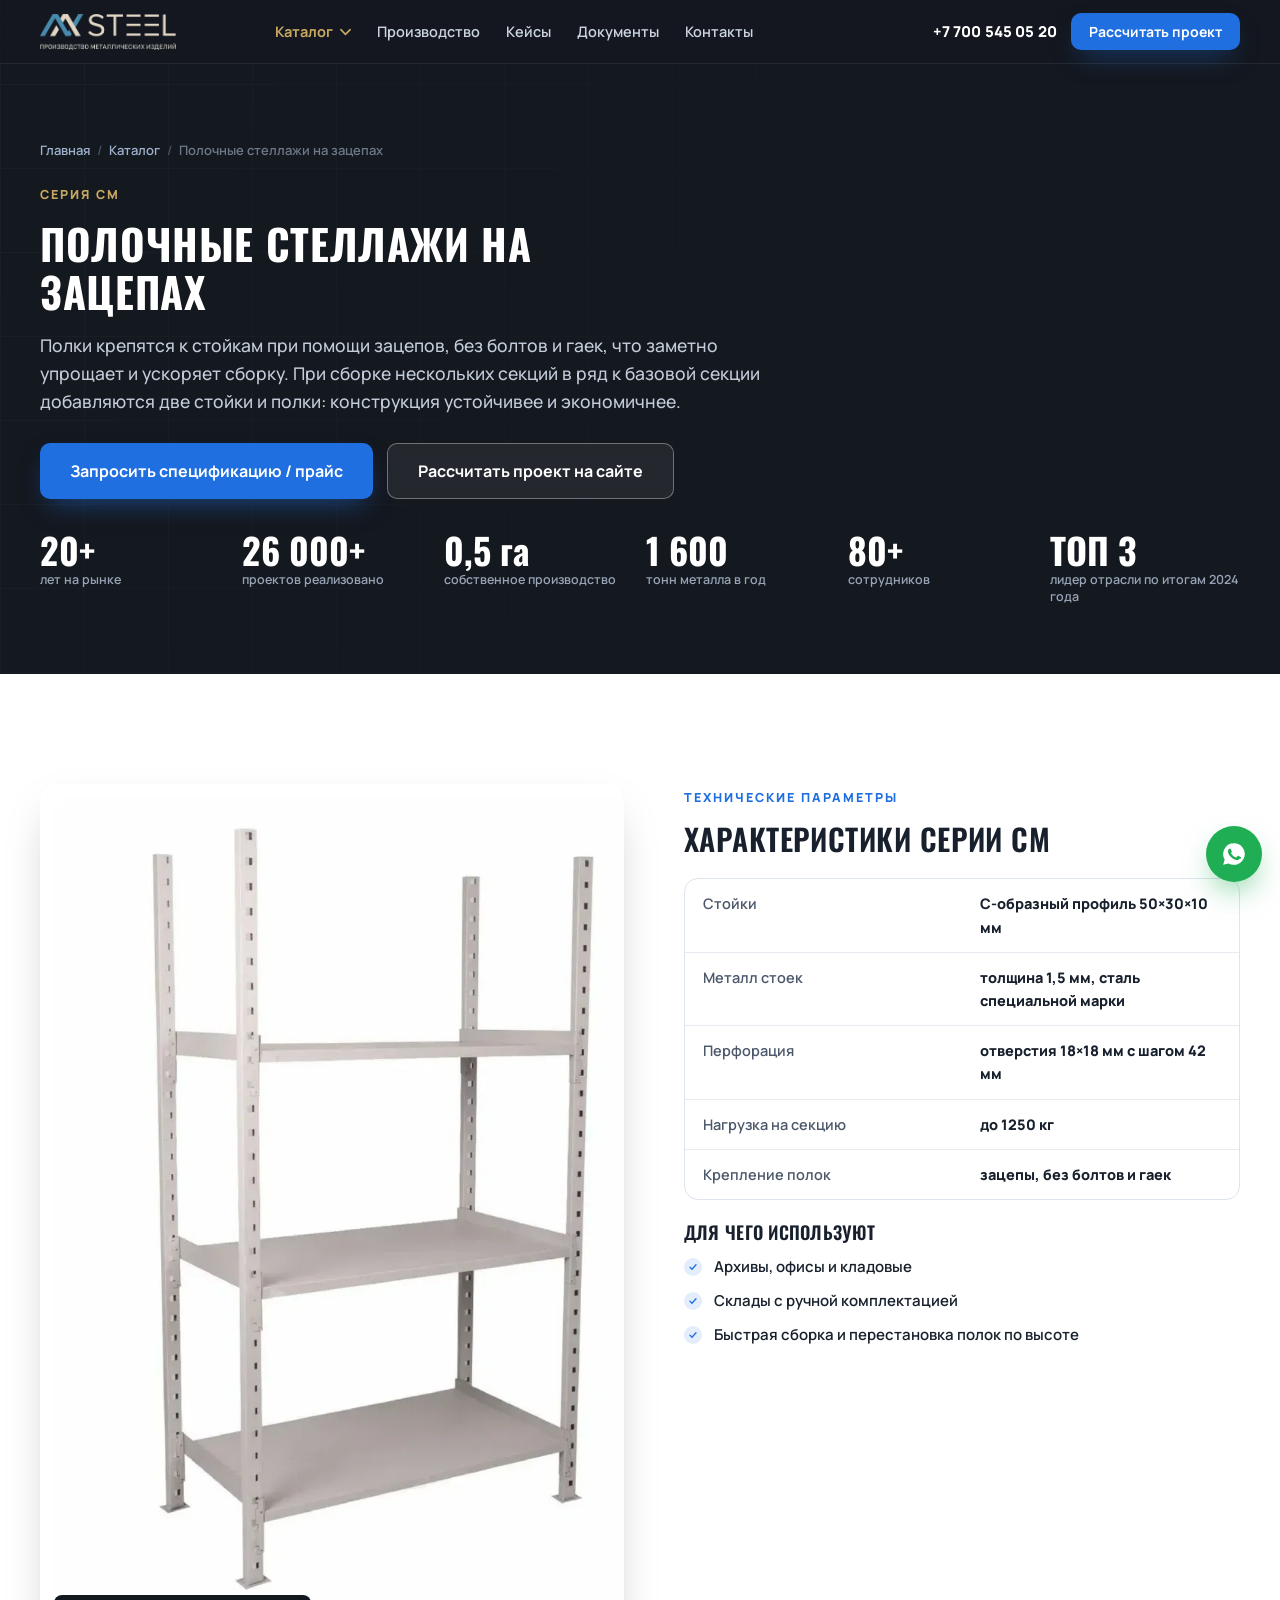
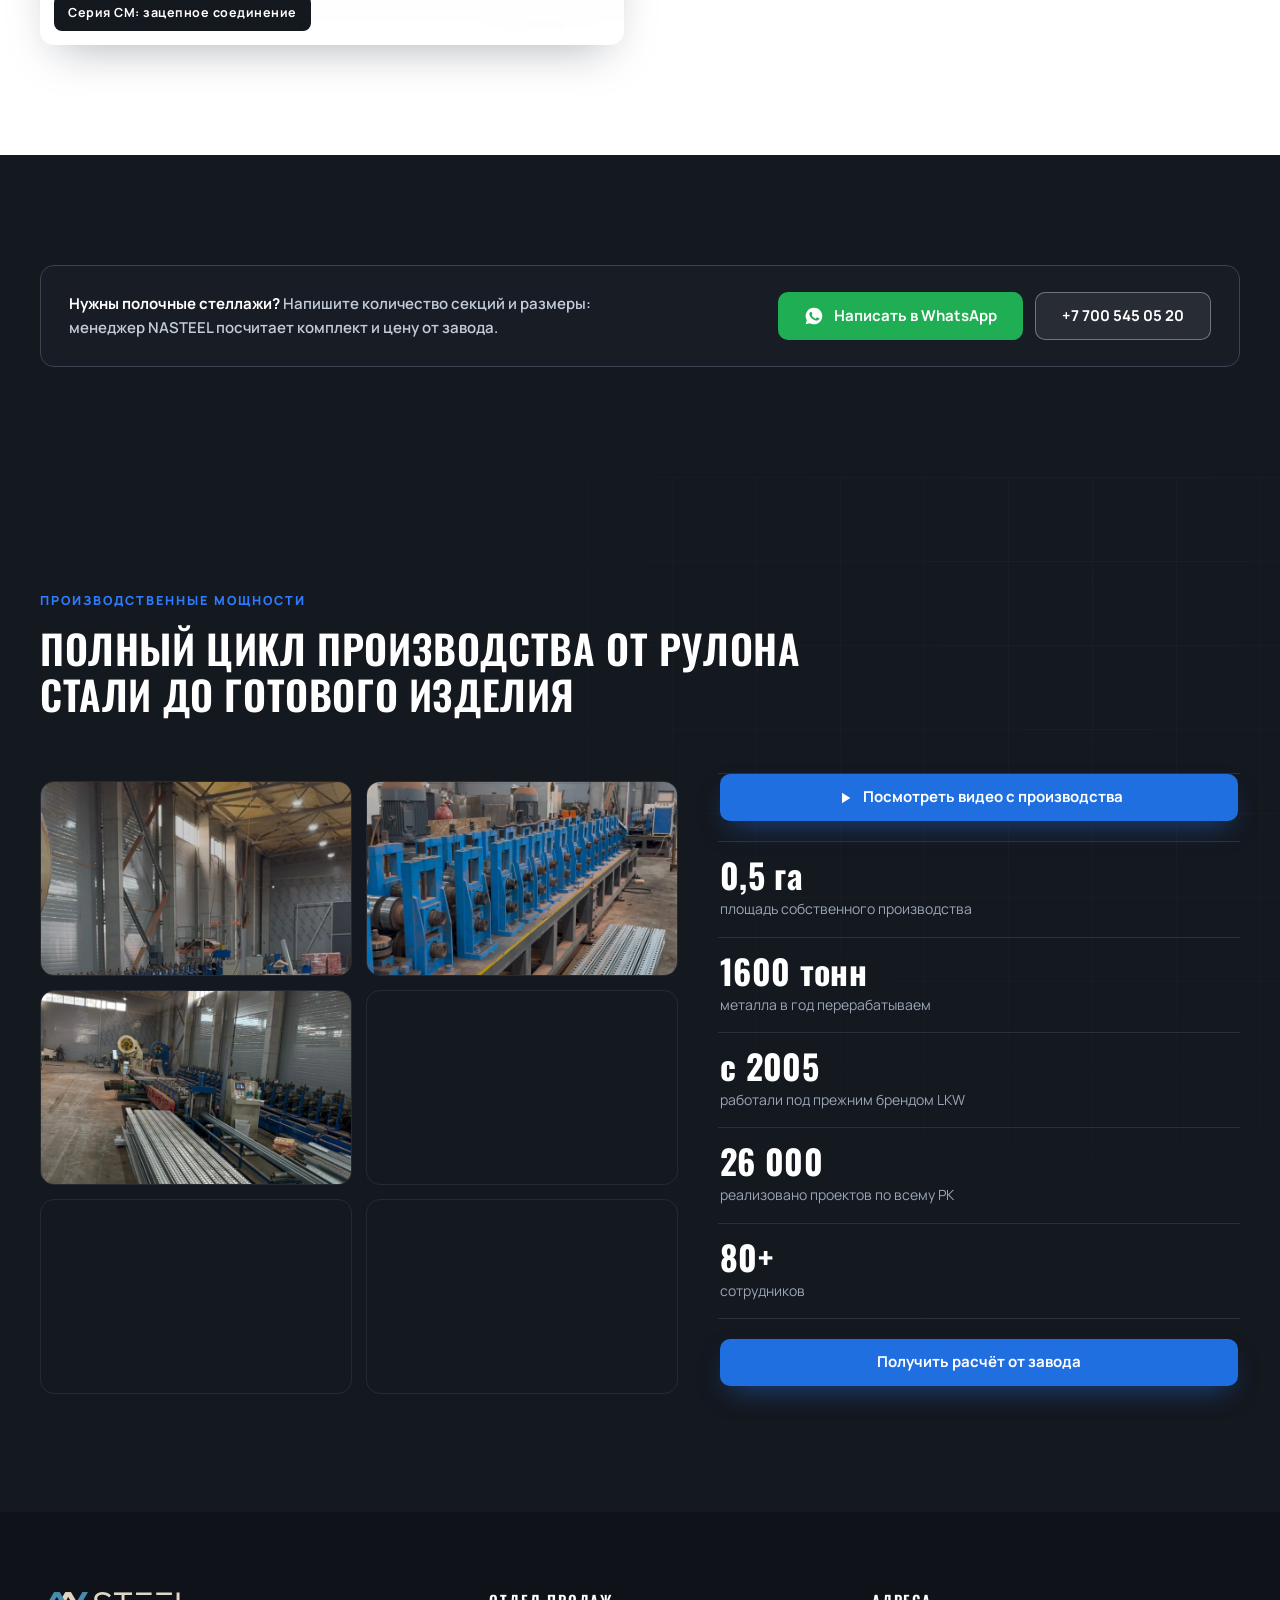
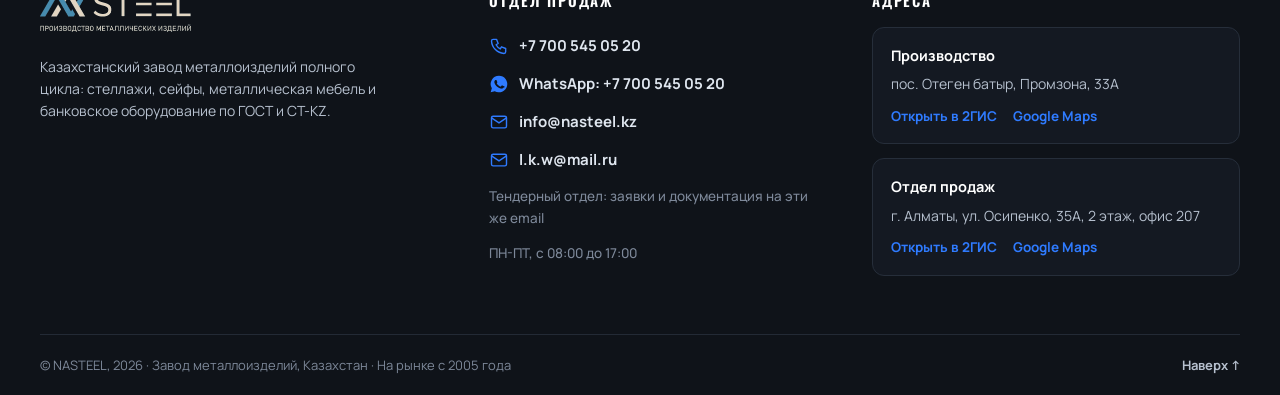
<file: stellazhi-polochnye-zacep.html>
<!DOCTYPE html>
<html lang="ru">
<head>
<meta charset="UTF-8">
<meta name="viewport" content="width=device-width, initial-scale=1.0">
<!-- Google tag (gtag.js) - Google Ads AW-800300971 -->
<script async src="https://www.googletagmanager.com/gtag/js?id=AW-800300971"></script>
<script>
  window.dataLayer = window.dataLayer || [];
  function gtag(){dataLayer.push(arguments);}
  gtag('js', new Date());
  gtag('config', 'AW-800300971');

  /* Конверсии Google Ads на реальные действия (анти-бот + дедуп за сессию).
     Определяем window.on* ДО script.js: там стабы через ||, наши выигрывают. */
  (function(){
    var CONV = {
      phone:    'AW-800300971/PwCKCNL0jvEcEKu_zv0C', // Click to call
      form:     'AW-800300971/KeWCCP7WjfEcEKu_zv0C', // Submit lead form
      whatsapp: 'AW-800300971/KFuyCLnijfEcEKu_zv0C'  // Contact (WhatsApp)
    };
    var human = false;
    ['pointerdown','pointermove','touchstart','scroll','keydown','wheel'].forEach(function(ev){
      window.addEventListener(ev, function(){ human = true; }, { once:true, passive:true });
    });
    function isBot(){ return !!navigator.webdriver || !human; }
    function fire(key){
      var sendTo = CONV[key];
      if(!sendTo || typeof gtag !== 'function' || isBot()) return;
      try{ var k = 'nasteel_conv_' + key; if(sessionStorage.getItem(k)) return; sessionStorage.setItem(k,'1'); }catch(e){}
      gtag('event','conversion',{ 'send_to':sendTo, 'value':1.0, 'currency':'USD' });
    }
    window.onPhoneClick    = function(){ fire('phone'); };
    window.onWhatsAppClick = function(){ fire('whatsapp'); };
    window.onLeadSubmit    = function(){ fire('form'); };
    window.gtag_report_conversion = function(url){
      fire('phone');
      if(typeof url !== 'undefined'){ setTimeout(function(){ window.location = url; }, 200); }
      return false;
    };
  })();
</script>

<title>Полочные стеллажи на зацепах от завода NASTEEL | Серия СМ</title>
<meta name="description" content="Полочные стеллажи серии СМ с зацепным соединением от завода NASTEEL: сборка без болтов и гаек, нагрузка на секцию до 1250 кг. Стойки из высокопрочной стали. Доставка по Казахстану.">
<link rel="canonical" href="https://nasteel.kz/stellazhi-polochnye-zacep.html">
<meta name="theme-color" content="#14181f">

<meta property="og:type" content="website">
<meta property="og:site_name" content="NASTEEL">
<meta property="og:locale" content="ru_RU">
<meta property="og:title" content="Полочные стеллажи на зацепах от завода NASTEEL | Серия СМ">
<meta property="og:description" content="Полочные стеллажи серии СМ с зацепным соединением от завода NASTEEL: сборка без болтов и гаек, нагрузка на секцию до 1250 кг. Стойки из высокопрочной стали. Доставка по Казахстану.">
<meta property="og:url" content="https://nasteel.kz/stellazhi-polochnye-zacep.html">
<meta property="og:image" content="https://nasteel.kz/assets/og-image.png">
<meta property="og:image:width" content="1200">
<meta property="og:image:height" content="630">
<meta name="twitter:card" content="summary_large_image">

<link rel="icon" type="image/png" sizes="32x32" href="assets/favicon-32.png">
<link rel="icon" type="image/png" sizes="48x48" href="assets/favicon-48.png">
<link rel="apple-touch-icon" href="assets/apple-touch-icon.png">

<link rel="preconnect" href="https://fonts.googleapis.com">
<link rel="preconnect" href="https://fonts.gstatic.com" crossorigin>
<link href="https://fonts.googleapis.com/css2?family=Oswald:wght@500;600;700&family=Manrope:wght@400;500;600;700;800&display=swap" rel="stylesheet">

<link rel="stylesheet" href="styles.css?v=14">
</head>
<body>

<a class="skip-link" href="#main">К содержимому</a>

<header class="site-header" id="siteHeader">
  <div class="container header-inner">
    <a href="index.html" class="brand" aria-label="NASTEEL, на главную">
      <img class="brand-logo" src="assets/logo.png" alt="NASTEEL" width="150" height="37">
    </a>
    <nav class="main-nav" id="mainNav" aria-label="Основная навигация">
      <div class="nav-dd">
        <button class="nav-dd-btn" type="button" aria-expanded="false" aria-haspopup="true">Каталог<svg class="dd-caret" viewBox="0 0 12 8" aria-hidden="true"><path d="M1 1.5l5 5 5-5" fill="none" stroke="currentColor" stroke-width="1.8" stroke-linecap="round" stroke-linejoin="round"/></svg></button>
        <ul class="nav-dd-menu">
          <li class="nav-sub">
            <button class="nav-sub-btn" type="button" aria-expanded="false" aria-haspopup="true">Стеллажи<svg class="dd-caret" viewBox="0 0 12 8" aria-hidden="true"><path d="M1 1.5l5 5 5-5" fill="none" stroke="currentColor" stroke-width="1.8" stroke-linecap="round" stroke-linejoin="round"/></svg></button>
            <ul class="nav-sub-menu">
              <li><a href="stellazhi-palletnye.html">Паллетные стеллажи</a></li>
              <li><a href="stellazhi-mezoninnye.html">Мезонинные стеллажи</a></li>
              <li><a href="stellazhi-srednegruzovye.html">Средне-грузовые стеллажи</a></li>
              <li><a href="stellazhi-konsolnye.html">Консольные стеллажи</a></li>
              <li><a href="stellazhi-torgovye.html">Торговые стеллажи</a></li>
              <li><a href="stellazhi-polochnye-zacep.html">Полочные стеллажи на зацепах</a></li>
              <li><a href="stellazhi-polochnye-oblegchennye.html">Полочные облегчённые стеллажи</a></li>
            </ul>
          </li>
          <li><a href="seyfy.html">Сейфы</a></li>
          <li><a href="bronedveri.html">Бронированные двери</a></li>
          <li><a href="bankovskoe.html">Банковское и кассовое оборудование</a></li>
          <li><a href="mebel.html">Металлическая мебель</a></li>
          <li><a href="samonesushchie-sklady.html">Самонесущие склады</a></li>
          <li><a href="uslugi.html">Услуги</a></li>
        </ul>
      </div>
      <a href="index.html#proizvodstvo">Производство</a>
      <a href="index.html#kejsy">Кейсы</a>
      <a href="index.html#sertifikaty">Документы</a>
      <a href="index.html#kontakty">Контакты</a>
    </nav>
    <div class="header-actions">
      <a class="header-phone" href="tel:+77005450520" data-track="phone">+7 700 545 05 20</a>
      <a class="btn btn-accent btn-sm" href="index.html#raschet" data-track="cta" data-cta="header">Рассчитать проект</a>
      <button class="burger" id="burger" aria-label="Открыть меню" aria-expanded="false" aria-controls="mainNav">
        <span></span><span></span><span></span>
      </button>
    </div>
  </div>
</header>

<main id="top">
  <section class="page-hero">
    <div class="container">
      <nav aria-label="Хлебные крошки"><ol class="breadcrumb">
        <li><a href="index.html">Главная</a></li>
        <li><a href="index.html#katalog">Каталог</a></li>
        <li aria-current="page">Полочные стеллажи на зацепах</li>
      </ol></nav>
      <p class="page-eyebrow">Серия СМ</p>
      <h1>Полочные стеллажи на зацепах</h1>
      <p class="page-lead">Полки крепятся к стойкам при помощи зацепов, без болтов и гаек, что заметно упрощает и ускоряет сборку. При сборке нескольких секций в ряд к базовой секции добавляются две стойки и полки: конструкция устойчивее и экономичнее.</p>
      <div class="hero-cta">
        <a class="btn btn-accent btn-lg" href="https://wa.me/77005450520" target="_blank" rel="noopener" data-track="whatsapp" data-wa="page-hero" data-wa-product="Полочные стеллажи на зацепах (серия СМ), нужна спецификация и прайс">Запросить спецификацию / прайс</a>
        <a class="btn btn-ghost btn-lg" href="index.html#raschet" data-track="cta" data-cta="page-hero">Рассчитать проект на сайте</a>
      </div>
      <div class="page-stats" aria-label="Показатели завода">
        <div class="stat"><b>20+</b><span>лет на рынке</span></div>
        <div class="stat"><b>26 000+</b><span>проектов реализовано</span></div>
        <div class="stat"><b>0,5 га</b><span>собственное производство</span></div>
        <div class="stat"><b>1 600</b><span>тонн металла в год</span></div>
        <div class="stat"><b>80+</b><span>сотрудников</span></div>
        <div class="stat"><b>ТОП 3</b><span>лидер отрасли по итогам 2024 года</span></div>
      </div>
    </div>
  </section>

  <section class="section section-light" id="main">
    <div class="container detail-grid">
      <figure class="detail-media reveal">
        <img src="assets/catalog/polochnye-zacep.webp" alt="Полочный стеллаж NASTEEL серии СМ с зацепным соединением" width="776" height="1144" decoding="async">
        <figcaption>Серия СМ: зацепное соединение</figcaption>
      </figure>
      <div class="detail-body">
        <div class="reveal">
          <p class="section-eyebrow">Технические параметры</p>
          <h2>Характеристики серии СМ</h2>
        </div>
      <div class="spec-card reveal">
        <table class="spec-table">
          <tr><th>Стойки</th><td>С-образный профиль 50×30×10 мм</td></tr>
          <tr><th>Металл стоек</th><td>толщина 1,5 мм, сталь специальной марки</td></tr>
          <tr><th>Перфорация</th><td>отверстия 18×18 мм с шагом 42 мм</td></tr>
          <tr><th>Нагрузка на секцию</th><td>до 1250 кг</td></tr>
          <tr><th>Крепление полок</th><td>зацепы, без болтов и гаек</td></tr>
        </table>
      </div>
        <div class="reveal">
          <h3>Для чего используют</h3>
          <ul class="kb-list">
          <li>Архивы, офисы и кладовые</li>
          <li>Склады с ручной комплектацией</li>
          <li>Быстрая сборка и перестановка полок по высоте</li>
          </ul>
        </div>
      </div>
    </div>
  </section>

  <section class="section section-dark">
    <div class="container">
      <div class="cta-band reveal">
        <p><b>Нужны полочные стеллажи?</b> Напишите количество секций и размеры: менеджер NASTEEL посчитает комплект и цену от завода.</p>
        <div class="cta-actions">
          <a class="btn btn-wa" href="https://wa.me/77005450520" target="_blank" rel="noopener" data-track="whatsapp" data-wa="page-cta" data-wa-product="Полочные стеллажи на зацепах (серия СМ), нужна спецификация и прайс"><svg class="ic" viewBox="0 0 24 24"><path d="M12 2a10 10 0 0 0-8.6 15.1L2 22l5-1.3A10 10 0 1 0 12 2zm5.4 14.1c-.2.7-1.3 1.3-1.9 1.4-.5.1-1.1.2-3.3-.7-2.8-1.2-4.6-4-4.7-4.2-.1-.2-1.1-1.5-1.1-2.9s.7-2 .9-2.3c.2-.3.5-.3.7-.3h.5c.2 0 .4 0 .6.5s.8 1.9.8 2c.1.1.1.3 0 .5l-.4.7c-.1.2-.3.4-.1.7.2.3.8 1.3 1.7 2.1 1.2 1.1 2.2 1.4 2.5 1.5.3.1.5.1.7-.1l1-1.2c.2-.3.4-.2.7-.1l2 1c.3.1.5.2.6.3 0 .2 0 .7-.2 1.1z" fill="currentColor"/></svg>Написать в WhatsApp</a>
          <a class="btn btn-ghost" href="tel:+77005450520" data-track="phone">+7 700 545 05 20</a>
        </div>
      </div>
    </div>
  </section>

  <!-- ПРОИЗВОДСТВО (с главной) -->
  <section class="section section-dark production" id="proizvodstvo">
    <div class="container">
      <div class="section-head reveal">
        <p class="section-eyebrow">Производственные мощности</p>
        <h2>Полный цикл производства от рулона стали до готового изделия</h2>
      </div>

            <div class="prod-showcase">
        <div class="prod-gallery-col">
        <div class="prod-gallery prod-gallery--grid reveal">
          <img src="assets/photos/prod-liniya-prokata.webp" alt="Автоматическая линия проката профиля в цехе NASTEEL" loading="lazy" decoding="async" width="1080" height="1920">
          <img src="assets/photos/prod-stan.webp" alt="Прокатный стан для производства перфорированного профиля NASTEEL" loading="lazy" decoding="async" width="1080" height="1440">
          <img src="assets/photos/prod-profil.webp" alt="Готовый оцинкованный профиль на производственной линии NASTEEL" loading="lazy" decoding="async" width="1080" height="1440">
          <img src="assets/photos/prod-svarka.webp" alt="Сварочный участок цеха металлоконструкций NASTEEL" loading="lazy" decoding="async" width="1080" height="1440">
          <img src="assets/photos/prod-lazer.webp" alt="Станок лазерной резки металла Bodor в цехе NASTEEL" loading="lazy" decoding="async" width="1280" height="1024">
          <img src="assets/photos/prod-zavod-aero.webp" alt="Производственный комплекс NASTEEL, вид с высоты" loading="lazy" decoding="async" width="1400" height="1050">
        </div>
        </div>
        <ul class="prod-stats reveal" role="list">
          <li class="prod-cta prod-cta--top"><a class="btn btn-accent prod-video-btn" href="https://www.youtube.com/watch?v=28wzi3sIFuY" target="_blank" rel="noopener" data-track="video" data-video="youtube-proizvodstvo">
            <svg viewBox="0 0 24 24" width="18" height="18" fill="currentColor" aria-hidden="true"><path d="M8 5v14l11-7z"/></svg>
            Посмотреть видео с производства
          </a></li>
          <li><b>0,5 га</b><span>площадь собственного производства</span></li>
          <li><b>1600 тонн</b><span>металла в год перерабатываем</span></li>
          <li><b>с 2005</b><span>работали под прежним брендом LKW</span></li>
          <li><b>26 000</b><span>реализовано проектов по всему РК</span></li>
          <li><b>80+</b><span>сотрудников</span></li>
          <li class="prod-cta"><a class="btn btn-accent" href="index.html#raschet" data-track="cta" data-cta="production">Получить расчёт от завода</a></li>
        </ul>
      </div>

    </div>
  </section>

<footer class="footer" id="kontakty">
    <div class="container">
      <div class="footer-grid">
        <div class="footer-col footer-brand">
          <a href="index.html" class="brand"><img class="brand-logo" src="assets/logo.png" alt="NASTEEL" width="150" height="37"></a>
          <p>Казахстанский завод металлоизделий полного цикла: стеллажи, сейфы, металлическая мебель и банковское оборудование по ГОСТ и СТ-KZ.</p>
        </div>

        <div class="footer-col">
          <h3>Отдел продаж</h3>
          <a class="footer-line" href="tel:+77005450520" data-track="phone"><svg class="ic" viewBox="0 0 24 24"><path d="M5 4h4l2 5-2.5 1.5a12 12 0 0 0 5 5L15 13l5 2v4a2 2 0 0 1-2 2A16 16 0 0 1 3 6a2 2 0 0 1 2-2z" fill="none" stroke="currentColor" stroke-width="1.7" stroke-linejoin="round"/></svg>+7 700 545 05 20</a>
          <a class="footer-line" href="https://wa.me/77005450520" target="_blank" rel="noopener" data-track="whatsapp" data-wa="footer">
            <svg class="ic" viewBox="0 0 24 24"><path d="M12 2a10 10 0 0 0-8.6 15.1L2 22l5-1.3A10 10 0 1 0 12 2zm5.4 14.1c-.2.7-1.3 1.3-1.9 1.4-.5.1-1.1.2-3.3-.7-2.8-1.2-4.6-4-4.7-4.2-.1-.2-1.1-1.5-1.1-2.9s.7-2 .9-2.3c.2-.3.5-.3.7-.3h.5c.2 0 .4 0 .6.5s.8 1.9.8 2c.1.1.1.3 0 .5l-.4.7c-.1.2-.3.4-.1.7.2.3.8 1.3 1.7 2.1 1.2 1.1 2.2 1.4 2.5 1.5.3.1.5.1.7-.1l1-1.2c.2-.3.4-.2.7-.1l2 1c.3.1.5.2.6.3 0 .2 0 .7-.2 1.1z" fill="currentColor"/></svg>
            WhatsApp: +7 700 545 05 20
          </a>
          <a class="footer-line" href="mailto:info@nasteel.kz" data-track="email"><svg class="ic" viewBox="0 0 24 24"><rect x="3" y="5" width="18" height="14" rx="2" fill="none" stroke="currentColor" stroke-width="1.7"/><path d="M3 7l9 6 9-6" fill="none" stroke="currentColor" stroke-width="1.7"/></svg>info@nasteel.kz</a>
          <a class="footer-line" href="mailto:l.k.w@mail.ru" data-track="email"><svg class="ic" viewBox="0 0 24 24"><rect x="3" y="5" width="18" height="14" rx="2" fill="none" stroke="currentColor" stroke-width="1.7"/><path d="M3 7l9 6 9-6" fill="none" stroke="currentColor" stroke-width="1.7"/></svg>l.k.w@mail.ru</a>
          <p class="footer-line footer-muted">Тендерный отдел: заявки и документация на эти же email</p>
          <p class="footer-line footer-muted">ПН-ПТ, с 08:00 до 17:00</p>
        </div>

        <div class="footer-col">
          <h3>Адреса</h3>
          <div class="addr-card">
            <b>Производство</b>
            <p>пос. Отеген батыр, Промзона, 33А</p>
            <div class="addr-links">
              <a href="https://2gis.kz/almaty/search/%D0%9E%D1%82%D0%B5%D0%B3%D0%B5%D0%BD%20%D0%B1%D0%B0%D1%82%D1%8B%D1%80%2C%20%D0%9F%D1%80%D0%BE%D0%BC%D0%B7%D0%BE%D0%BD%D0%B0%2033%D0%90" target="_blank" rel="noopener" data-track="map" data-map="2gis-proizvodstvo">Открыть в 2ГИС</a>
              <a href="https://maps.google.com/?q=%D0%9E%D1%82%D0%B5%D0%B3%D0%B5%D0%BD%20%D0%B1%D0%B0%D1%82%D1%8B%D1%80%2C%20%D0%9F%D1%80%D0%BE%D0%BC%D0%B7%D0%BE%D0%BD%D0%B0%2033%D0%90" target="_blank" rel="noopener" data-track="map" data-map="google-proizvodstvo">Google Maps</a>
            </div>
          </div>
          <div class="addr-card">
            <b>Отдел продаж</b>
            <p>г. Алматы, ул. Осипенко, 35А, 2 этаж, офис 207</p>
            <div class="addr-links">
              <a href="https://2gis.kz/almaty/search/%D0%90%D0%BB%D0%BC%D0%B0%D1%82%D1%8B%2C%20%D0%9E%D1%81%D0%B8%D0%BF%D0%B5%D0%BD%D0%BA%D0%BE%2035%D0%90" target="_blank" rel="noopener" data-track="map" data-map="2gis-osipenko">Открыть в 2ГИС</a>
              <a href="https://maps.google.com/?q=%D0%90%D0%BB%D0%BC%D0%B0%D1%82%D1%8B%2C%20%D0%9E%D1%81%D0%B8%D0%BF%D0%B5%D0%BD%D0%BA%D0%BE%2035%D0%90" target="_blank" rel="noopener" data-track="map" data-map="google-osipenko">Google Maps</a>
            </div>
          </div>
        </div>
      </div>

      <div class="footer-bottom">
        <p>© NASTEEL, 2026 · Завод металлоизделий, Казахстан · На рынке с 2005 года</p>
        <a href="#top" class="to-top">Наверх ↑</a>
      </div>
    </div>
  </footer>

</main>

<a class="fab-wa" href="https://wa.me/77005450520?text=%D0%97%D0%B4%D1%80%D0%B0%D0%B2%D1%81%D1%82%D0%B2%D1%83%D0%B9%D1%82%D0%B5%21%20%D0%9F%D0%B8%D1%88%D1%83%20%D1%81%20%D1%81%D0%B0%D0%B9%D1%82%D0%B0%20nasteel.kz" target="_blank" rel="noopener" aria-label="Написать в WhatsApp" data-track="whatsapp" data-wa="fab">
  <svg viewBox="0 0 24 24" width="26" height="26"><path d="M12 2a10 10 0 0 0-8.6 15.1L2 22l5-1.3A10 10 0 1 0 12 2zm5.4 14.1c-.2.7-1.3 1.3-1.9 1.4-.5.1-1.1.2-3.3-.7-2.8-1.2-4.6-4-4.7-4.2-.1-.2-1.1-1.5-1.1-2.9s.7-2 .9-2.3c.2-.3.5-.3.7-.3h.5c.2 0 .4 0 .6.5s.8 1.9.8 2c.1.1.1.3 0 .5l-.4.7c-.1.2-.3.4-.1.7.2.3.8 1.3 1.7 2.1 1.2 1.1 2.2 1.4 2.5 1.5.3.1.5.1.7-.1l1-1.2c.2-.3.4-.2.7-.1l2 1c.3.1.5.2.6.3 0 .2 0 .7-.2 1.1z" fill="currentColor"/></svg>
</a>

<script src="script.js?v=2" defer></script>
</body>
</html>
</file>
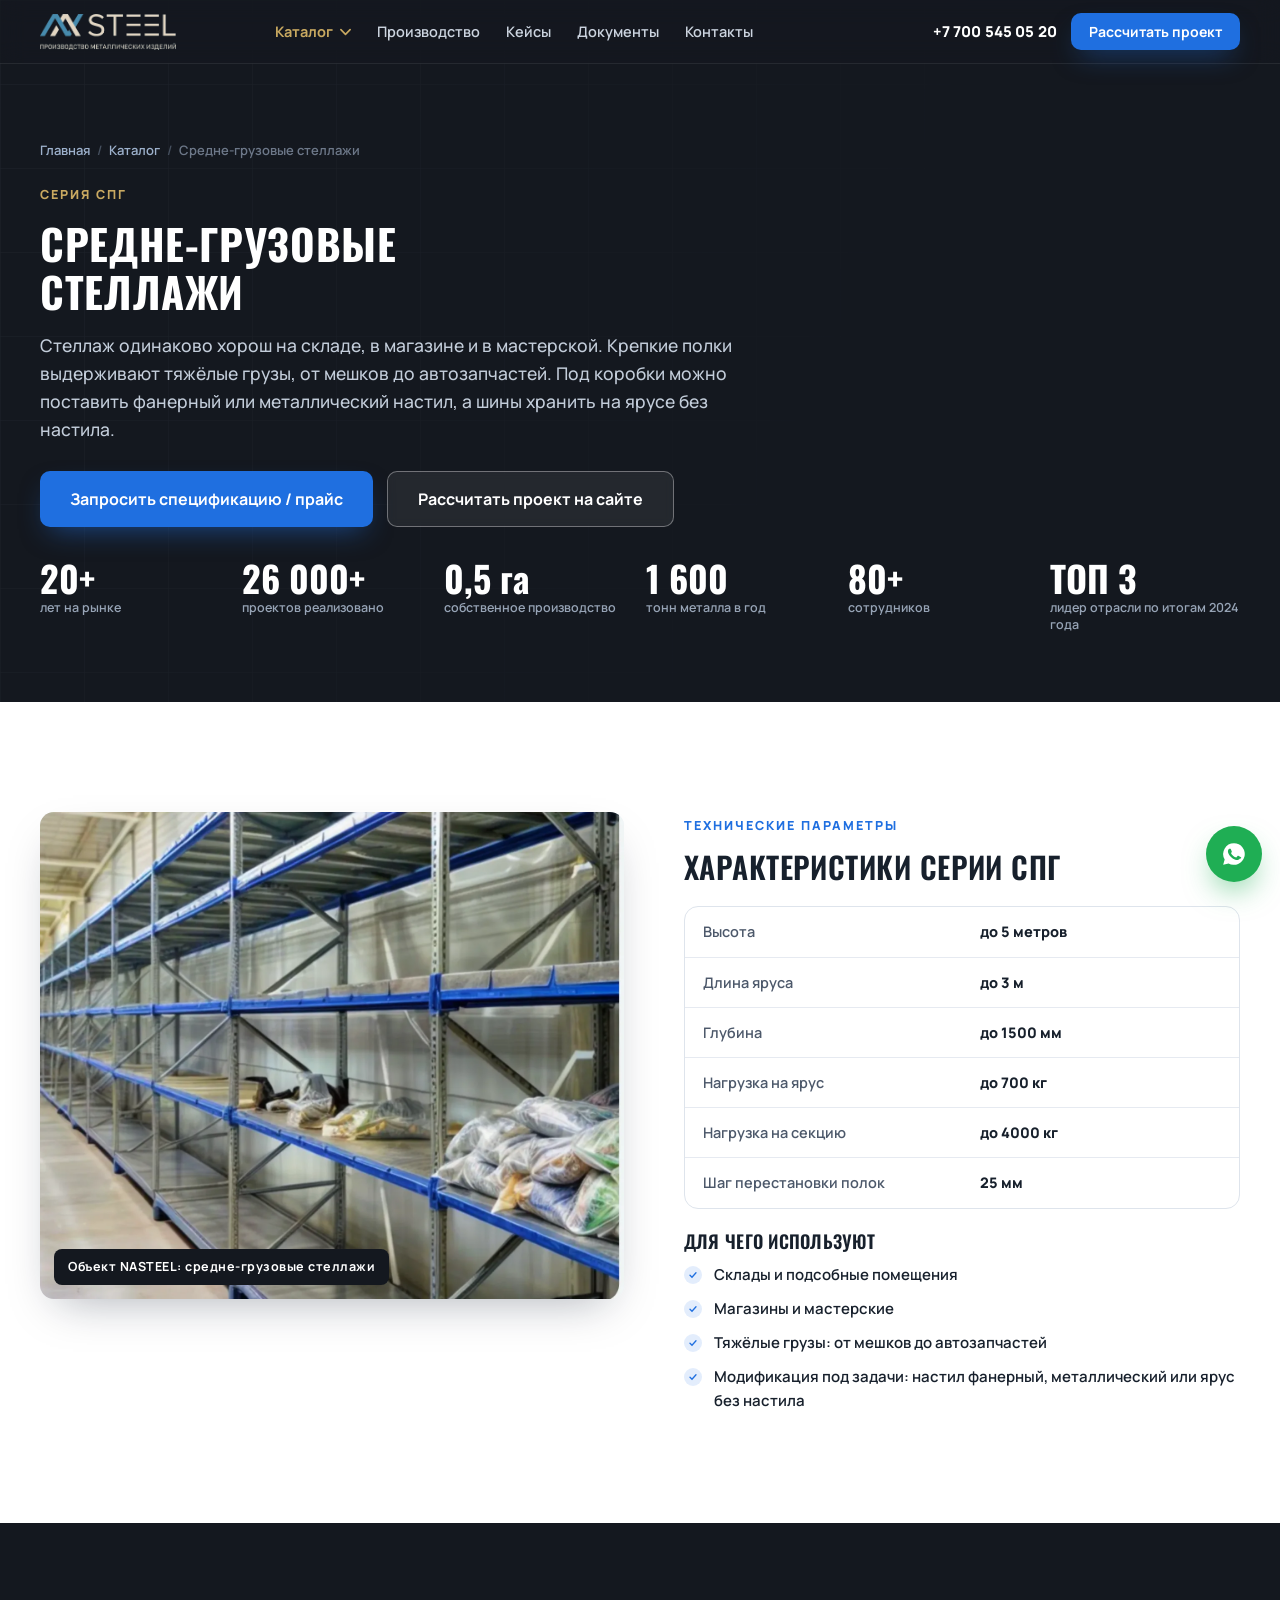
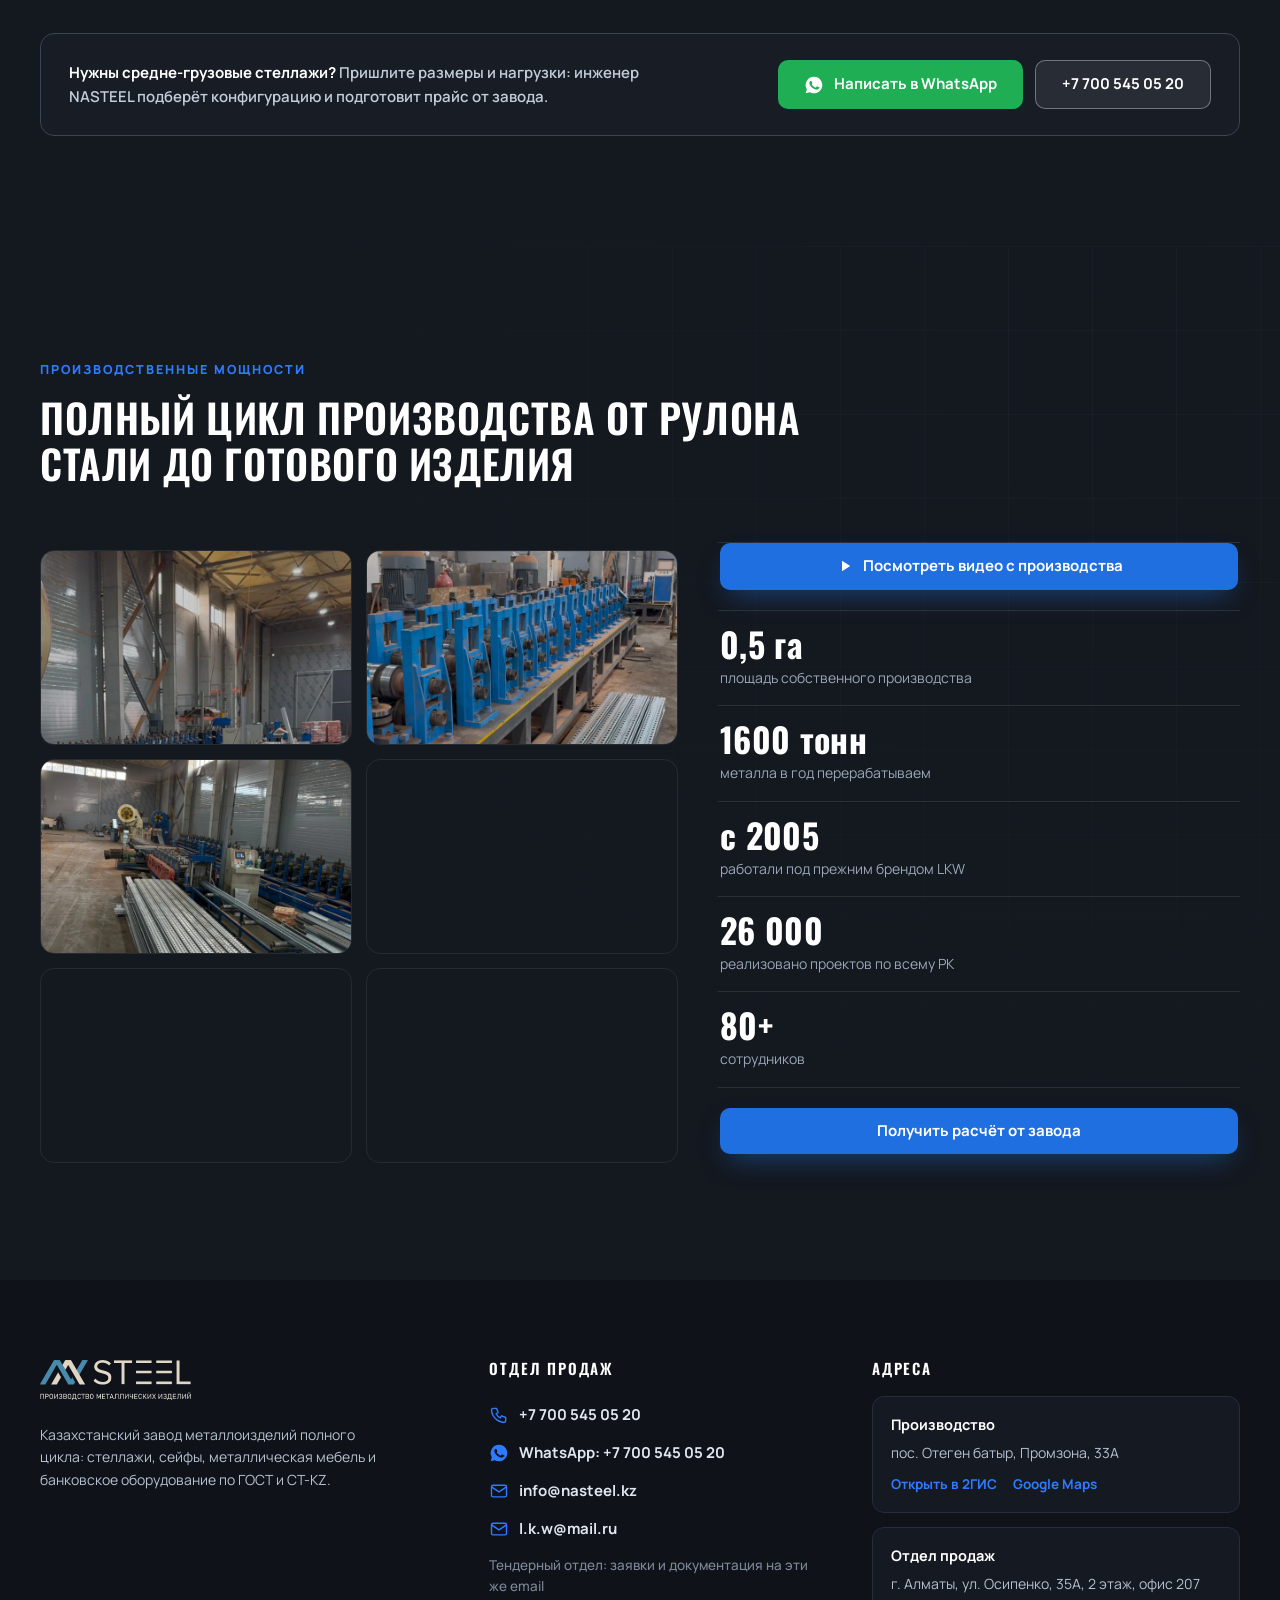
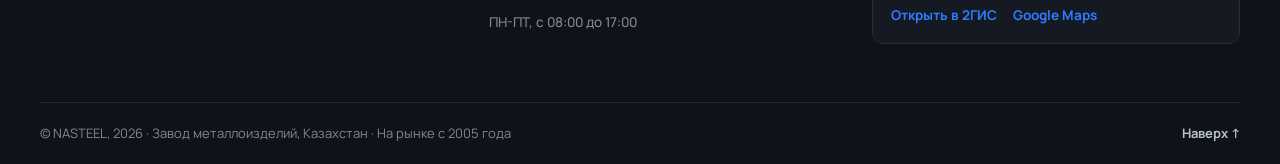
<file: stellazhi-srednegruzovye.html>
<!DOCTYPE html>
<html lang="ru">
<head>
<meta charset="UTF-8">
<meta name="viewport" content="width=device-width, initial-scale=1.0">
<!-- Google tag (gtag.js) - Google Ads AW-800300971 -->
<script async src="https://www.googletagmanager.com/gtag/js?id=AW-800300971"></script>
<script>
  window.dataLayer = window.dataLayer || [];
  function gtag(){dataLayer.push(arguments);}
  gtag('js', new Date());
  gtag('config', 'AW-800300971');

  /* Конверсии Google Ads на реальные действия (анти-бот + дедуп за сессию).
     Определяем window.on* ДО script.js: там стабы через ||, наши выигрывают. */
  (function(){
    var CONV = {
      phone:    'AW-800300971/PwCKCNL0jvEcEKu_zv0C', // Click to call
      form:     'AW-800300971/KeWCCP7WjfEcEKu_zv0C', // Submit lead form
      whatsapp: 'AW-800300971/KFuyCLnijfEcEKu_zv0C'  // Contact (WhatsApp)
    };
    var human = false;
    ['pointerdown','pointermove','touchstart','scroll','keydown','wheel'].forEach(function(ev){
      window.addEventListener(ev, function(){ human = true; }, { once:true, passive:true });
    });
    function isBot(){ return !!navigator.webdriver || !human; }
    function fire(key){
      var sendTo = CONV[key];
      if(!sendTo || typeof gtag !== 'function' || isBot()) return;
      try{ var k = 'nasteel_conv_' + key; if(sessionStorage.getItem(k)) return; sessionStorage.setItem(k,'1'); }catch(e){}
      gtag('event','conversion',{ 'send_to':sendTo, 'value':1.0, 'currency':'USD' });
    }
    window.onPhoneClick    = function(){ fire('phone'); };
    window.onWhatsAppClick = function(){ fire('whatsapp'); };
    window.onLeadSubmit    = function(){ fire('form'); };
    window.gtag_report_conversion = function(url){
      fire('phone');
      if(typeof url !== 'undefined'){ setTimeout(function(){ window.location = url; }, 200); }
      return false;
    };
  })();
</script>

<title>Средне-грузовые стеллажи от завода NASTEEL | Серия СПГ, до 700 кг на ярус</title>
<meta name="description" content="Средне-грузовые стеллажи серии СПГ от казахстанского завода NASTEEL: высота до 5 м, нагрузка до 700 кг на ярус и до 4000 кг на секцию. Для склада, магазина и мастерской. Доставка по Казахстану.">
<link rel="canonical" href="https://nasteel.kz/stellazhi-srednegruzovye.html">
<meta name="theme-color" content="#14181f">

<meta property="og:type" content="website">
<meta property="og:site_name" content="NASTEEL">
<meta property="og:locale" content="ru_RU">
<meta property="og:title" content="Средне-грузовые стеллажи от завода NASTEEL | Серия СПГ, до 700 кг на ярус">
<meta property="og:description" content="Средне-грузовые стеллажи серии СПГ от казахстанского завода NASTEEL: высота до 5 м, нагрузка до 700 кг на ярус и до 4000 кг на секцию. Для склада, магазина и мастерской. Доставка по Казахстану.">
<meta property="og:url" content="https://nasteel.kz/stellazhi-srednegruzovye.html">
<meta property="og:image" content="https://nasteel.kz/assets/og-image.png">
<meta property="og:image:width" content="1200">
<meta property="og:image:height" content="630">
<meta name="twitter:card" content="summary_large_image">

<link rel="icon" type="image/png" sizes="32x32" href="assets/favicon-32.png">
<link rel="icon" type="image/png" sizes="48x48" href="assets/favicon-48.png">
<link rel="apple-touch-icon" href="assets/apple-touch-icon.png">

<link rel="preconnect" href="https://fonts.googleapis.com">
<link rel="preconnect" href="https://fonts.gstatic.com" crossorigin>
<link href="https://fonts.googleapis.com/css2?family=Oswald:wght@500;600;700&family=Manrope:wght@400;500;600;700;800&display=swap" rel="stylesheet">

<link rel="stylesheet" href="styles.css?v=14">
</head>
<body>

<a class="skip-link" href="#main">К содержимому</a>

<header class="site-header" id="siteHeader">
  <div class="container header-inner">
    <a href="index.html" class="brand" aria-label="NASTEEL, на главную">
      <img class="brand-logo" src="assets/logo.png" alt="NASTEEL" width="150" height="37">
    </a>
    <nav class="main-nav" id="mainNav" aria-label="Основная навигация">
      <div class="nav-dd">
        <button class="nav-dd-btn" type="button" aria-expanded="false" aria-haspopup="true">Каталог<svg class="dd-caret" viewBox="0 0 12 8" aria-hidden="true"><path d="M1 1.5l5 5 5-5" fill="none" stroke="currentColor" stroke-width="1.8" stroke-linecap="round" stroke-linejoin="round"/></svg></button>
        <ul class="nav-dd-menu">
          <li class="nav-sub">
            <button class="nav-sub-btn" type="button" aria-expanded="false" aria-haspopup="true">Стеллажи<svg class="dd-caret" viewBox="0 0 12 8" aria-hidden="true"><path d="M1 1.5l5 5 5-5" fill="none" stroke="currentColor" stroke-width="1.8" stroke-linecap="round" stroke-linejoin="round"/></svg></button>
            <ul class="nav-sub-menu">
              <li><a href="stellazhi-palletnye.html">Паллетные стеллажи</a></li>
              <li><a href="stellazhi-mezoninnye.html">Мезонинные стеллажи</a></li>
              <li><a href="stellazhi-srednegruzovye.html">Средне-грузовые стеллажи</a></li>
              <li><a href="stellazhi-konsolnye.html">Консольные стеллажи</a></li>
              <li><a href="stellazhi-torgovye.html">Торговые стеллажи</a></li>
              <li><a href="stellazhi-polochnye-zacep.html">Полочные стеллажи на зацепах</a></li>
              <li><a href="stellazhi-polochnye-oblegchennye.html">Полочные облегчённые стеллажи</a></li>
            </ul>
          </li>
          <li><a href="seyfy.html">Сейфы</a></li>
          <li><a href="bronedveri.html">Бронированные двери</a></li>
          <li><a href="bankovskoe.html">Банковское и кассовое оборудование</a></li>
          <li><a href="mebel.html">Металлическая мебель</a></li>
          <li><a href="samonesushchie-sklady.html">Самонесущие склады</a></li>
          <li><a href="uslugi.html">Услуги</a></li>
        </ul>
      </div>
      <a href="index.html#proizvodstvo">Производство</a>
      <a href="index.html#kejsy">Кейсы</a>
      <a href="index.html#sertifikaty">Документы</a>
      <a href="index.html#kontakty">Контакты</a>
    </nav>
    <div class="header-actions">
      <a class="header-phone" href="tel:+77005450520" data-track="phone">+7 700 545 05 20</a>
      <a class="btn btn-accent btn-sm" href="index.html#raschet" data-track="cta" data-cta="header">Рассчитать проект</a>
      <button class="burger" id="burger" aria-label="Открыть меню" aria-expanded="false" aria-controls="mainNav">
        <span></span><span></span><span></span>
      </button>
    </div>
  </div>
</header>

<main id="top">
  <section class="page-hero">
    <div class="container">
      <nav aria-label="Хлебные крошки"><ol class="breadcrumb">
        <li><a href="index.html">Главная</a></li>
        <li><a href="index.html#katalog">Каталог</a></li>
        <li aria-current="page">Средне-грузовые стеллажи</li>
      </ol></nav>
      <p class="page-eyebrow">Серия СПГ</p>
      <h1>Средне-грузовые стеллажи</h1>
      <p class="page-lead">Стеллаж одинаково хорош на складе, в магазине и в мастерской. Крепкие полки выдерживают тяжёлые грузы, от мешков до автозапчастей. Под коробки можно поставить фанерный или металлический настил, а шины хранить на ярусе без настила.</p>
      <div class="hero-cta">
        <a class="btn btn-accent btn-lg" href="https://wa.me/77005450520" target="_blank" rel="noopener" data-track="whatsapp" data-wa="page-hero" data-wa-product="Средне-грузовые стеллажи (серия СПГ), нужна спецификация и прайс">Запросить спецификацию / прайс</a>
        <a class="btn btn-ghost btn-lg" href="index.html#raschet" data-track="cta" data-cta="page-hero">Рассчитать проект на сайте</a>
      </div>
      <div class="page-stats" aria-label="Показатели завода">
        <div class="stat"><b>20+</b><span>лет на рынке</span></div>
        <div class="stat"><b>26 000+</b><span>проектов реализовано</span></div>
        <div class="stat"><b>0,5 га</b><span>собственное производство</span></div>
        <div class="stat"><b>1 600</b><span>тонн металла в год</span></div>
        <div class="stat"><b>80+</b><span>сотрудников</span></div>
        <div class="stat"><b>ТОП 3</b><span>лидер отрасли по итогам 2024 года</span></div>
      </div>
    </div>
  </section>

  <section class="section section-light" id="main">
    <div class="container detail-grid">
      <figure class="detail-media reveal">
        <img src="assets/catalog/srednegruzovye.webp" alt="Средне-грузовые стеллажи NASTEEL серии СПГ на складе" width="1400" height="1168" decoding="async">
        <figcaption>Объект NASTEEL: средне-грузовые стеллажи</figcaption>
      </figure>
      <div class="detail-body">
        <div class="reveal">
          <p class="section-eyebrow">Технические параметры</p>
          <h2>Характеристики серии СПГ</h2>
        </div>
      <div class="spec-card reveal">
        <table class="spec-table">
          <tr><th>Высота</th><td>до 5 метров</td></tr>
          <tr><th>Длина яруса</th><td>до 3 м</td></tr>
          <tr><th>Глубина</th><td>до 1500 мм</td></tr>
          <tr><th>Нагрузка на ярус</th><td>до 700 кг</td></tr>
          <tr><th>Нагрузка на секцию</th><td>до 4000 кг</td></tr>
          <tr><th>Шаг перестановки полок</th><td>25 мм</td></tr>
        </table>
      </div>
        <div class="reveal">
          <h3>Для чего используют</h3>
          <ul class="kb-list">
          <li>Склады и подсобные помещения</li>
          <li>Магазины и мастерские</li>
          <li>Тяжёлые грузы: от мешков до автозапчастей</li>
          <li>Модификация под задачи: настил фанерный, металлический или ярус без настила</li>
          </ul>
        </div>
      </div>
    </div>
  </section>

  <section class="section section-dark">
    <div class="container">
      <div class="cta-band reveal">
        <p><b>Нужны средне-грузовые стеллажи?</b> Пришлите размеры и нагрузки: инженер NASTEEL подберёт конфигурацию и подготовит прайс от завода.</p>
        <div class="cta-actions">
          <a class="btn btn-wa" href="https://wa.me/77005450520" target="_blank" rel="noopener" data-track="whatsapp" data-wa="page-cta" data-wa-product="Средне-грузовые стеллажи (серия СПГ), нужна спецификация и прайс"><svg class="ic" viewBox="0 0 24 24"><path d="M12 2a10 10 0 0 0-8.6 15.1L2 22l5-1.3A10 10 0 1 0 12 2zm5.4 14.1c-.2.7-1.3 1.3-1.9 1.4-.5.1-1.1.2-3.3-.7-2.8-1.2-4.6-4-4.7-4.2-.1-.2-1.1-1.5-1.1-2.9s.7-2 .9-2.3c.2-.3.5-.3.7-.3h.5c.2 0 .4 0 .6.5s.8 1.9.8 2c.1.1.1.3 0 .5l-.4.7c-.1.2-.3.4-.1.7.2.3.8 1.3 1.7 2.1 1.2 1.1 2.2 1.4 2.5 1.5.3.1.5.1.7-.1l1-1.2c.2-.3.4-.2.7-.1l2 1c.3.1.5.2.6.3 0 .2 0 .7-.2 1.1z" fill="currentColor"/></svg>Написать в WhatsApp</a>
          <a class="btn btn-ghost" href="tel:+77005450520" data-track="phone">+7 700 545 05 20</a>
        </div>
      </div>
    </div>
  </section>

  <!-- ПРОИЗВОДСТВО (с главной) -->
  <section class="section section-dark production" id="proizvodstvo">
    <div class="container">
      <div class="section-head reveal">
        <p class="section-eyebrow">Производственные мощности</p>
        <h2>Полный цикл производства от рулона стали до готового изделия</h2>
      </div>

            <div class="prod-showcase">
        <div class="prod-gallery-col">
        <div class="prod-gallery prod-gallery--grid reveal">
          <img src="assets/photos/prod-liniya-prokata.webp" alt="Автоматическая линия проката профиля в цехе NASTEEL" loading="lazy" decoding="async" width="1080" height="1920">
          <img src="assets/photos/prod-stan.webp" alt="Прокатный стан для производства перфорированного профиля NASTEEL" loading="lazy" decoding="async" width="1080" height="1440">
          <img src="assets/photos/prod-profil.webp" alt="Готовый оцинкованный профиль на производственной линии NASTEEL" loading="lazy" decoding="async" width="1080" height="1440">
          <img src="assets/photos/prod-svarka.webp" alt="Сварочный участок цеха металлоконструкций NASTEEL" loading="lazy" decoding="async" width="1080" height="1440">
          <img src="assets/photos/prod-lazer.webp" alt="Станок лазерной резки металла Bodor в цехе NASTEEL" loading="lazy" decoding="async" width="1280" height="1024">
          <img src="assets/photos/prod-zavod-aero.webp" alt="Производственный комплекс NASTEEL, вид с высоты" loading="lazy" decoding="async" width="1400" height="1050">
        </div>
        </div>
        <ul class="prod-stats reveal" role="list">
          <li class="prod-cta prod-cta--top"><a class="btn btn-accent prod-video-btn" href="https://www.youtube.com/watch?v=28wzi3sIFuY" target="_blank" rel="noopener" data-track="video" data-video="youtube-proizvodstvo">
            <svg viewBox="0 0 24 24" width="18" height="18" fill="currentColor" aria-hidden="true"><path d="M8 5v14l11-7z"/></svg>
            Посмотреть видео с производства
          </a></li>
          <li><b>0,5 га</b><span>площадь собственного производства</span></li>
          <li><b>1600 тонн</b><span>металла в год перерабатываем</span></li>
          <li><b>с 2005</b><span>работали под прежним брендом LKW</span></li>
          <li><b>26 000</b><span>реализовано проектов по всему РК</span></li>
          <li><b>80+</b><span>сотрудников</span></li>
          <li class="prod-cta"><a class="btn btn-accent" href="index.html#raschet" data-track="cta" data-cta="production">Получить расчёт от завода</a></li>
        </ul>
      </div>

    </div>
  </section>

<footer class="footer" id="kontakty">
    <div class="container">
      <div class="footer-grid">
        <div class="footer-col footer-brand">
          <a href="index.html" class="brand"><img class="brand-logo" src="assets/logo.png" alt="NASTEEL" width="150" height="37"></a>
          <p>Казахстанский завод металлоизделий полного цикла: стеллажи, сейфы, металлическая мебель и банковское оборудование по ГОСТ и СТ-KZ.</p>
        </div>

        <div class="footer-col">
          <h3>Отдел продаж</h3>
          <a class="footer-line" href="tel:+77005450520" data-track="phone"><svg class="ic" viewBox="0 0 24 24"><path d="M5 4h4l2 5-2.5 1.5a12 12 0 0 0 5 5L15 13l5 2v4a2 2 0 0 1-2 2A16 16 0 0 1 3 6a2 2 0 0 1 2-2z" fill="none" stroke="currentColor" stroke-width="1.7" stroke-linejoin="round"/></svg>+7 700 545 05 20</a>
          <a class="footer-line" href="https://wa.me/77005450520" target="_blank" rel="noopener" data-track="whatsapp" data-wa="footer">
            <svg class="ic" viewBox="0 0 24 24"><path d="M12 2a10 10 0 0 0-8.6 15.1L2 22l5-1.3A10 10 0 1 0 12 2zm5.4 14.1c-.2.7-1.3 1.3-1.9 1.4-.5.1-1.1.2-3.3-.7-2.8-1.2-4.6-4-4.7-4.2-.1-.2-1.1-1.5-1.1-2.9s.7-2 .9-2.3c.2-.3.5-.3.7-.3h.5c.2 0 .4 0 .6.5s.8 1.9.8 2c.1.1.1.3 0 .5l-.4.7c-.1.2-.3.4-.1.7.2.3.8 1.3 1.7 2.1 1.2 1.1 2.2 1.4 2.5 1.5.3.1.5.1.7-.1l1-1.2c.2-.3.4-.2.7-.1l2 1c.3.1.5.2.6.3 0 .2 0 .7-.2 1.1z" fill="currentColor"/></svg>
            WhatsApp: +7 700 545 05 20
          </a>
          <a class="footer-line" href="mailto:info@nasteel.kz" data-track="email"><svg class="ic" viewBox="0 0 24 24"><rect x="3" y="5" width="18" height="14" rx="2" fill="none" stroke="currentColor" stroke-width="1.7"/><path d="M3 7l9 6 9-6" fill="none" stroke="currentColor" stroke-width="1.7"/></svg>info@nasteel.kz</a>
          <a class="footer-line" href="mailto:l.k.w@mail.ru" data-track="email"><svg class="ic" viewBox="0 0 24 24"><rect x="3" y="5" width="18" height="14" rx="2" fill="none" stroke="currentColor" stroke-width="1.7"/><path d="M3 7l9 6 9-6" fill="none" stroke="currentColor" stroke-width="1.7"/></svg>l.k.w@mail.ru</a>
          <p class="footer-line footer-muted">Тендерный отдел: заявки и документация на эти же email</p>
          <p class="footer-line footer-muted">ПН-ПТ, с 08:00 до 17:00</p>
        </div>

        <div class="footer-col">
          <h3>Адреса</h3>
          <div class="addr-card">
            <b>Производство</b>
            <p>пос. Отеген батыр, Промзона, 33А</p>
            <div class="addr-links">
              <a href="https://2gis.kz/almaty/search/%D0%9E%D1%82%D0%B5%D0%B3%D0%B5%D0%BD%20%D0%B1%D0%B0%D1%82%D1%8B%D1%80%2C%20%D0%9F%D1%80%D0%BE%D0%BC%D0%B7%D0%BE%D0%BD%D0%B0%2033%D0%90" target="_blank" rel="noopener" data-track="map" data-map="2gis-proizvodstvo">Открыть в 2ГИС</a>
              <a href="https://maps.google.com/?q=%D0%9E%D1%82%D0%B5%D0%B3%D0%B5%D0%BD%20%D0%B1%D0%B0%D1%82%D1%8B%D1%80%2C%20%D0%9F%D1%80%D0%BE%D0%BC%D0%B7%D0%BE%D0%BD%D0%B0%2033%D0%90" target="_blank" rel="noopener" data-track="map" data-map="google-proizvodstvo">Google Maps</a>
            </div>
          </div>
          <div class="addr-card">
            <b>Отдел продаж</b>
            <p>г. Алматы, ул. Осипенко, 35А, 2 этаж, офис 207</p>
            <div class="addr-links">
              <a href="https://2gis.kz/almaty/search/%D0%90%D0%BB%D0%BC%D0%B0%D1%82%D1%8B%2C%20%D0%9E%D1%81%D0%B8%D0%BF%D0%B5%D0%BD%D0%BA%D0%BE%2035%D0%90" target="_blank" rel="noopener" data-track="map" data-map="2gis-osipenko">Открыть в 2ГИС</a>
              <a href="https://maps.google.com/?q=%D0%90%D0%BB%D0%BC%D0%B0%D1%82%D1%8B%2C%20%D0%9E%D1%81%D0%B8%D0%BF%D0%B5%D0%BD%D0%BA%D0%BE%2035%D0%90" target="_blank" rel="noopener" data-track="map" data-map="google-osipenko">Google Maps</a>
            </div>
          </div>
        </div>
      </div>

      <div class="footer-bottom">
        <p>© NASTEEL, 2026 · Завод металлоизделий, Казахстан · На рынке с 2005 года</p>
        <a href="#top" class="to-top">Наверх ↑</a>
      </div>
    </div>
  </footer>

</main>

<a class="fab-wa" href="https://wa.me/77005450520?text=%D0%97%D0%B4%D1%80%D0%B0%D0%B2%D1%81%D1%82%D0%B2%D1%83%D0%B9%D1%82%D0%B5%21%20%D0%9F%D0%B8%D1%88%D1%83%20%D1%81%20%D1%81%D0%B0%D0%B9%D1%82%D0%B0%20nasteel.kz" target="_blank" rel="noopener" aria-label="Написать в WhatsApp" data-track="whatsapp" data-wa="fab">
  <svg viewBox="0 0 24 24" width="26" height="26"><path d="M12 2a10 10 0 0 0-8.6 15.1L2 22l5-1.3A10 10 0 1 0 12 2zm5.4 14.1c-.2.7-1.3 1.3-1.9 1.4-.5.1-1.1.2-3.3-.7-2.8-1.2-4.6-4-4.7-4.2-.1-.2-1.1-1.5-1.1-2.9s.7-2 .9-2.3c.2-.3.5-.3.7-.3h.5c.2 0 .4 0 .6.5s.8 1.9.8 2c.1.1.1.3 0 .5l-.4.7c-.1.2-.3.4-.1.7.2.3.8 1.3 1.7 2.1 1.2 1.1 2.2 1.4 2.5 1.5.3.1.5.1.7-.1l1-1.2c.2-.3.4-.2.7-.1l2 1c.3.1.5.2.6.3 0 .2 0 .7-.2 1.1z" fill="currentColor"/></svg>
</a>

<script src="script.js?v=2" defer></script>
</body>
</html>
</file>
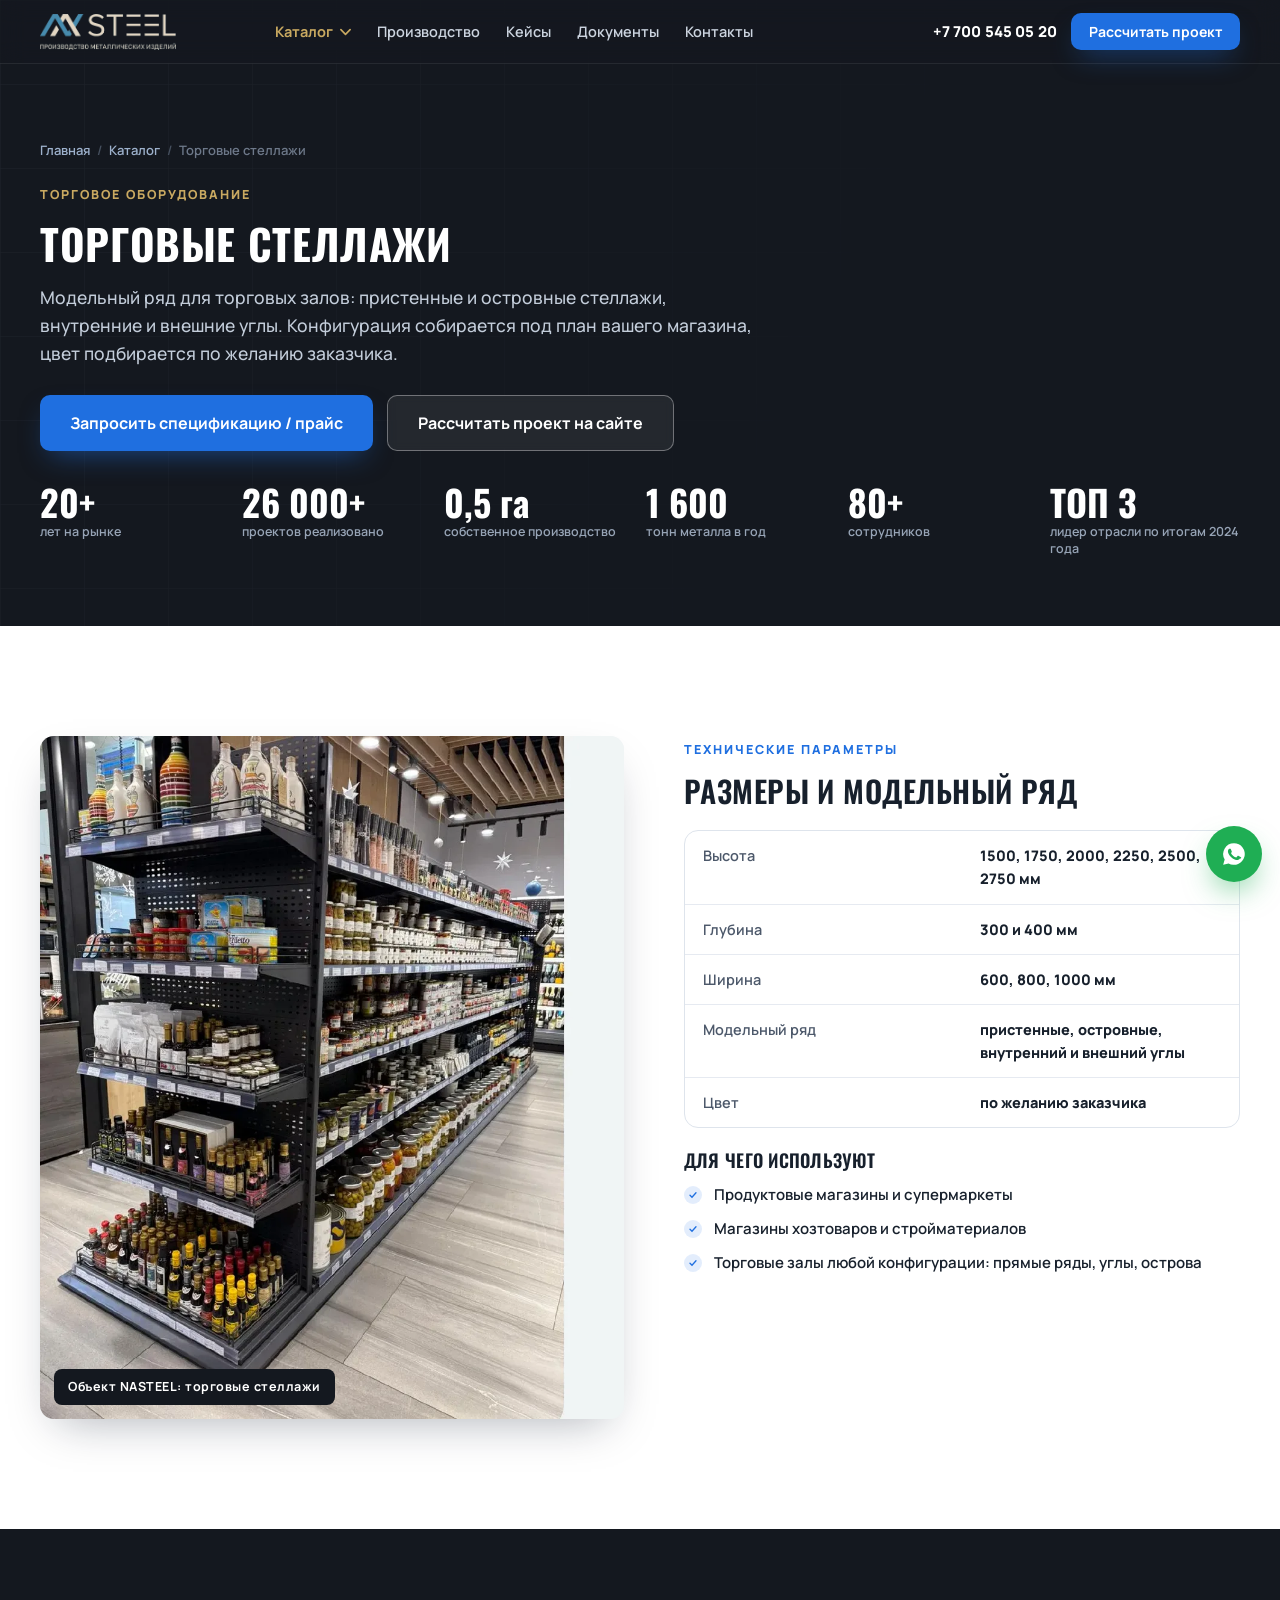
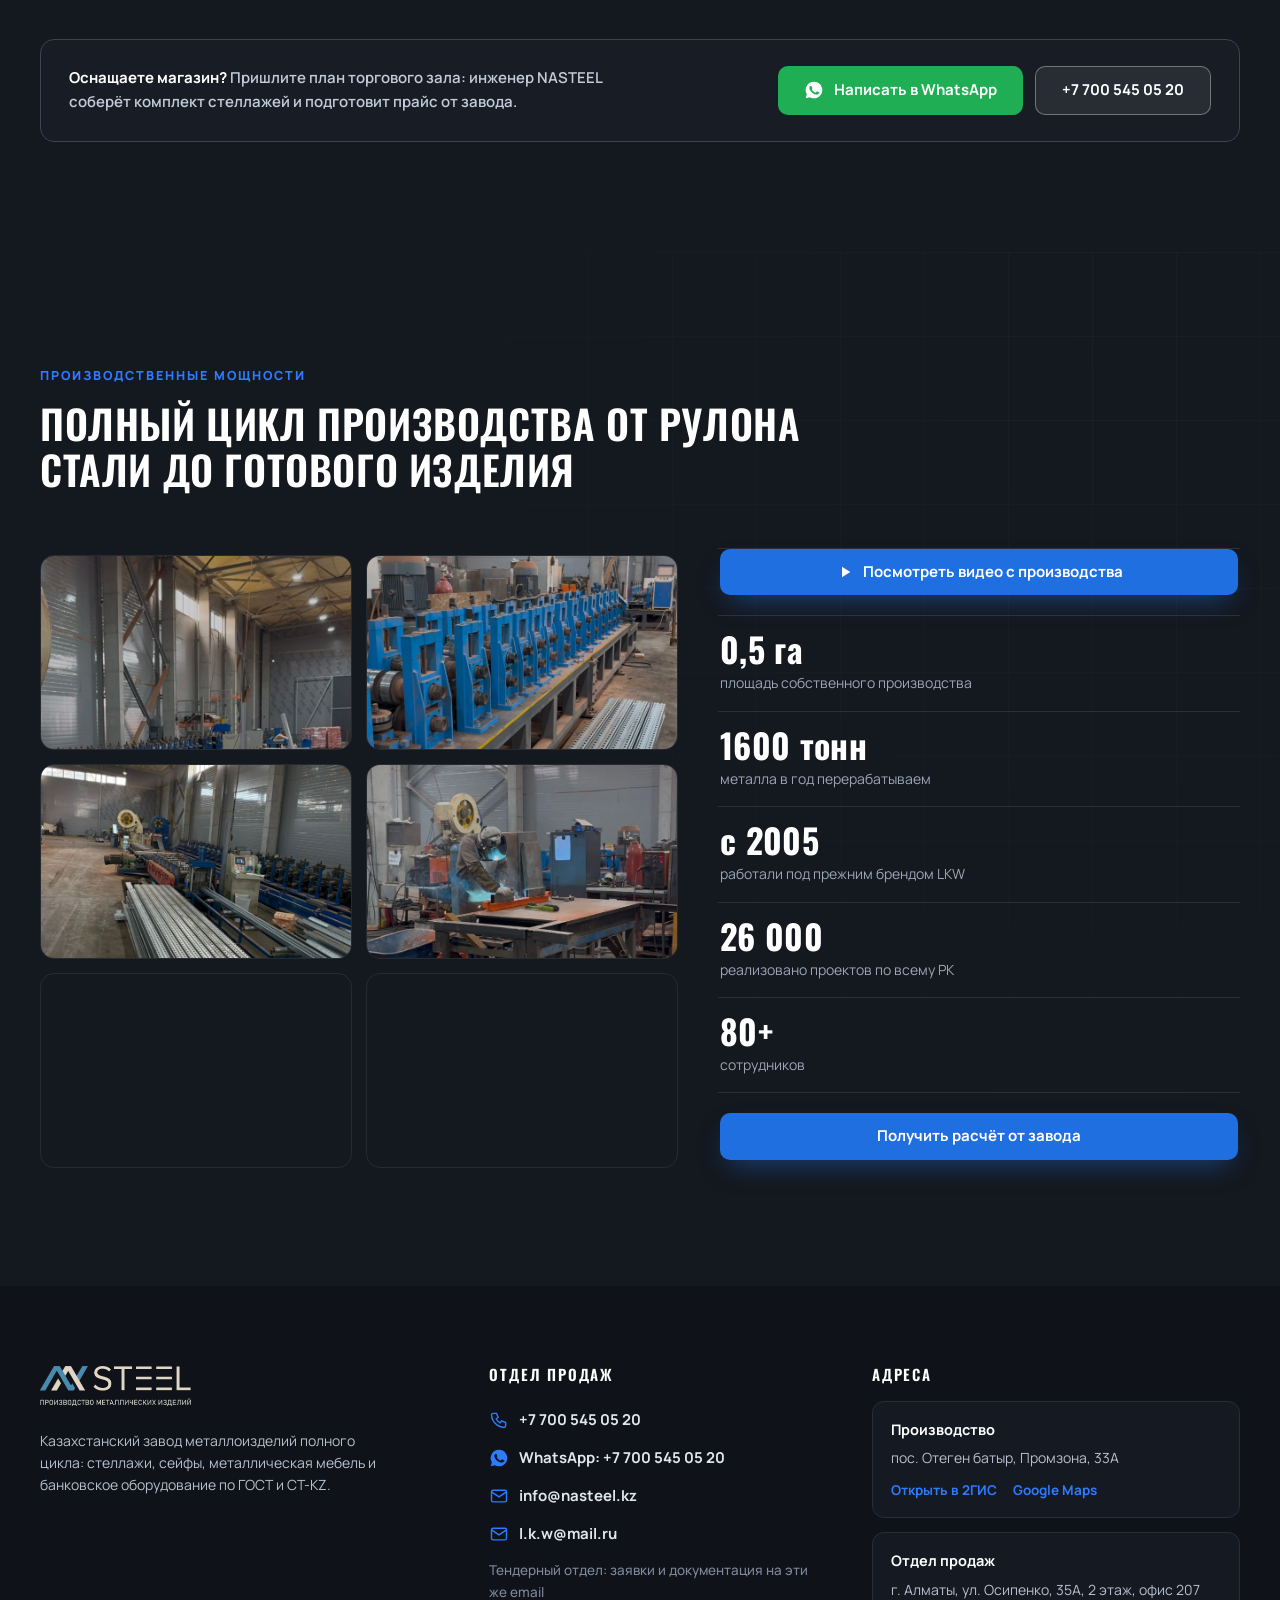
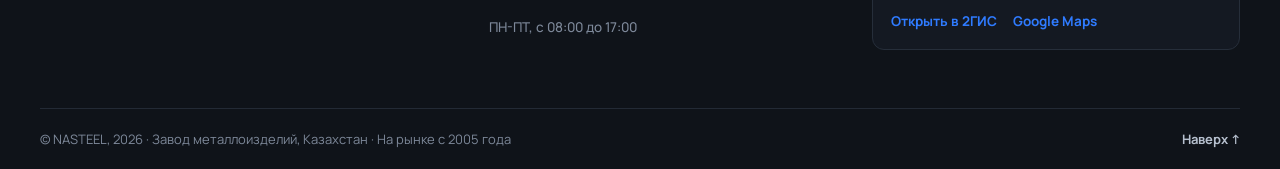
<file: stellazhi-torgovye.html>
<!DOCTYPE html>
<html lang="ru">
<head>
<meta charset="UTF-8">
<meta name="viewport" content="width=device-width, initial-scale=1.0">
<!-- Google tag (gtag.js) - Google Ads AW-800300971 -->
<script async src="https://www.googletagmanager.com/gtag/js?id=AW-800300971"></script>
<script>
  window.dataLayer = window.dataLayer || [];
  function gtag(){dataLayer.push(arguments);}
  gtag('js', new Date());
  gtag('config', 'AW-800300971');

  /* Конверсии Google Ads на реальные действия (анти-бот + дедуп за сессию).
     Определяем window.on* ДО script.js: там стабы через ||, наши выигрывают. */
  (function(){
    var CONV = {
      phone:    'AW-800300971/PwCKCNL0jvEcEKu_zv0C', // Click to call
      form:     'AW-800300971/KeWCCP7WjfEcEKu_zv0C', // Submit lead form
      whatsapp: 'AW-800300971/KFuyCLnijfEcEKu_zv0C'  // Contact (WhatsApp)
    };
    var human = false;
    ['pointerdown','pointermove','touchstart','scroll','keydown','wheel'].forEach(function(ev){
      window.addEventListener(ev, function(){ human = true; }, { once:true, passive:true });
    });
    function isBot(){ return !!navigator.webdriver || !human; }
    function fire(key){
      var sendTo = CONV[key];
      if(!sendTo || typeof gtag !== 'function' || isBot()) return;
      try{ var k = 'nasteel_conv_' + key; if(sessionStorage.getItem(k)) return; sessionStorage.setItem(k,'1'); }catch(e){}
      gtag('event','conversion',{ 'send_to':sendTo, 'value':1.0, 'currency':'USD' });
    }
    window.onPhoneClick    = function(){ fire('phone'); };
    window.onWhatsAppClick = function(){ fire('whatsapp'); };
    window.onLeadSubmit    = function(){ fire('form'); };
    window.gtag_report_conversion = function(url){
      fire('phone');
      if(typeof url !== 'undefined'){ setTimeout(function(){ window.location = url; }, 200); }
      return false;
    };
  })();
</script>

<title>Торговые стеллажи от завода NASTEEL | Пристенные и островные</title>
<meta name="description" content="Торговые стеллажи от казахстанского завода NASTEEL: пристенные и островные, внутренние и внешние углы. Высота от 1500 до 2750 мм, цвет по желанию заказчика. Производство и доставка по Казахстану.">
<link rel="canonical" href="https://nasteel.kz/stellazhi-torgovye.html">
<meta name="theme-color" content="#14181f">

<meta property="og:type" content="website">
<meta property="og:site_name" content="NASTEEL">
<meta property="og:locale" content="ru_RU">
<meta property="og:title" content="Торговые стеллажи от завода NASTEEL | Пристенные и островные">
<meta property="og:description" content="Торговые стеллажи от казахстанского завода NASTEEL: пристенные и островные, внутренние и внешние углы. Высота от 1500 до 2750 мм, цвет по желанию заказчика. Производство и доставка по Казахстану.">
<meta property="og:url" content="https://nasteel.kz/stellazhi-torgovye.html">
<meta property="og:image" content="https://nasteel.kz/assets/og-image.png">
<meta property="og:image:width" content="1200">
<meta property="og:image:height" content="630">
<meta name="twitter:card" content="summary_large_image">

<link rel="icon" type="image/png" sizes="32x32" href="assets/favicon-32.png">
<link rel="icon" type="image/png" sizes="48x48" href="assets/favicon-48.png">
<link rel="apple-touch-icon" href="assets/apple-touch-icon.png">

<link rel="preconnect" href="https://fonts.googleapis.com">
<link rel="preconnect" href="https://fonts.gstatic.com" crossorigin>
<link href="https://fonts.googleapis.com/css2?family=Oswald:wght@500;600;700&family=Manrope:wght@400;500;600;700;800&display=swap" rel="stylesheet">

<link rel="stylesheet" href="styles.css?v=14">
</head>
<body>

<a class="skip-link" href="#main">К содержимому</a>

<header class="site-header" id="siteHeader">
  <div class="container header-inner">
    <a href="index.html" class="brand" aria-label="NASTEEL, на главную">
      <img class="brand-logo" src="assets/logo.png" alt="NASTEEL" width="150" height="37">
    </a>
    <nav class="main-nav" id="mainNav" aria-label="Основная навигация">
      <div class="nav-dd">
        <button class="nav-dd-btn" type="button" aria-expanded="false" aria-haspopup="true">Каталог<svg class="dd-caret" viewBox="0 0 12 8" aria-hidden="true"><path d="M1 1.5l5 5 5-5" fill="none" stroke="currentColor" stroke-width="1.8" stroke-linecap="round" stroke-linejoin="round"/></svg></button>
        <ul class="nav-dd-menu">
          <li class="nav-sub">
            <button class="nav-sub-btn" type="button" aria-expanded="false" aria-haspopup="true">Стеллажи<svg class="dd-caret" viewBox="0 0 12 8" aria-hidden="true"><path d="M1 1.5l5 5 5-5" fill="none" stroke="currentColor" stroke-width="1.8" stroke-linecap="round" stroke-linejoin="round"/></svg></button>
            <ul class="nav-sub-menu">
              <li><a href="stellazhi-palletnye.html">Паллетные стеллажи</a></li>
              <li><a href="stellazhi-mezoninnye.html">Мезонинные стеллажи</a></li>
              <li><a href="stellazhi-srednegruzovye.html">Средне-грузовые стеллажи</a></li>
              <li><a href="stellazhi-konsolnye.html">Консольные стеллажи</a></li>
              <li><a href="stellazhi-torgovye.html">Торговые стеллажи</a></li>
              <li><a href="stellazhi-polochnye-zacep.html">Полочные стеллажи на зацепах</a></li>
              <li><a href="stellazhi-polochnye-oblegchennye.html">Полочные облегчённые стеллажи</a></li>
            </ul>
          </li>
          <li><a href="seyfy.html">Сейфы</a></li>
          <li><a href="bronedveri.html">Бронированные двери</a></li>
          <li><a href="bankovskoe.html">Банковское и кассовое оборудование</a></li>
          <li><a href="mebel.html">Металлическая мебель</a></li>
          <li><a href="samonesushchie-sklady.html">Самонесущие склады</a></li>
          <li><a href="uslugi.html">Услуги</a></li>
        </ul>
      </div>
      <a href="index.html#proizvodstvo">Производство</a>
      <a href="index.html#kejsy">Кейсы</a>
      <a href="index.html#sertifikaty">Документы</a>
      <a href="index.html#kontakty">Контакты</a>
    </nav>
    <div class="header-actions">
      <a class="header-phone" href="tel:+77005450520" data-track="phone">+7 700 545 05 20</a>
      <a class="btn btn-accent btn-sm" href="index.html#raschet" data-track="cta" data-cta="header">Рассчитать проект</a>
      <button class="burger" id="burger" aria-label="Открыть меню" aria-expanded="false" aria-controls="mainNav">
        <span></span><span></span><span></span>
      </button>
    </div>
  </div>
</header>

<main id="top">
  <section class="page-hero">
    <div class="container">
      <nav aria-label="Хлебные крошки"><ol class="breadcrumb">
        <li><a href="index.html">Главная</a></li>
        <li><a href="index.html#katalog">Каталог</a></li>
        <li aria-current="page">Торговые стеллажи</li>
      </ol></nav>
      <p class="page-eyebrow">Торговое оборудование</p>
      <h1>Торговые стеллажи</h1>
      <p class="page-lead">Модельный ряд для торговых залов: пристенные и островные стеллажи, внутренние и внешние углы. Конфигурация собирается под план вашего магазина, цвет подбирается по желанию заказчика.</p>
      <div class="hero-cta">
        <a class="btn btn-accent btn-lg" href="https://wa.me/77005450520" target="_blank" rel="noopener" data-track="whatsapp" data-wa="page-hero" data-wa-product="Торговые стеллажи, нужна спецификация и прайс">Запросить спецификацию / прайс</a>
        <a class="btn btn-ghost btn-lg" href="index.html#raschet" data-track="cta" data-cta="page-hero">Рассчитать проект на сайте</a>
      </div>
      <div class="page-stats" aria-label="Показатели завода">
        <div class="stat"><b>20+</b><span>лет на рынке</span></div>
        <div class="stat"><b>26 000+</b><span>проектов реализовано</span></div>
        <div class="stat"><b>0,5 га</b><span>собственное производство</span></div>
        <div class="stat"><b>1 600</b><span>тонн металла в год</span></div>
        <div class="stat"><b>80+</b><span>сотрудников</span></div>
        <div class="stat"><b>ТОП 3</b><span>лидер отрасли по итогам 2024 года</span></div>
      </div>
    </div>
  </section>

  <section class="section section-light" id="main">
    <div class="container detail-grid">
      <figure class="detail-media reveal">
        <img src="assets/catalog/torgovye.webp" alt="Торговые стеллажи NASTEEL с товаром в продуктовом магазине" width="970" height="1135" decoding="async">
        <figcaption>Объект NASTEEL: торговые стеллажи</figcaption>
      </figure>
      <div class="detail-body">
        <div class="reveal">
          <p class="section-eyebrow">Технические параметры</p>
          <h2>Размеры и модельный ряд</h2>
        </div>
      <div class="spec-card reveal">
        <table class="spec-table">
          <tr><th>Высота</th><td>1500, 1750, 2000, 2250, 2500, 2750 мм</td></tr>
          <tr><th>Глубина</th><td>300 и 400 мм</td></tr>
          <tr><th>Ширина</th><td>600, 800, 1000 мм</td></tr>
          <tr><th>Модельный ряд</th><td>пристенные, островные, внутренний и внешний углы</td></tr>
          <tr><th>Цвет</th><td>по желанию заказчика</td></tr>
        </table>
      </div>
        <div class="reveal">
          <h3>Для чего используют</h3>
          <ul class="kb-list">
          <li>Продуктовые магазины и супермаркеты</li>
          <li>Магазины хозтоваров и стройматериалов</li>
          <li>Торговые залы любой конфигурации: прямые ряды, углы, острова</li>
          </ul>
        </div>
      </div>
    </div>
  </section>

  <section class="section section-dark">
    <div class="container">
      <div class="cta-band reveal">
        <p><b>Оснащаете магазин?</b> Пришлите план торгового зала: инженер NASTEEL соберёт комплект стеллажей и подготовит прайс от завода.</p>
        <div class="cta-actions">
          <a class="btn btn-wa" href="https://wa.me/77005450520" target="_blank" rel="noopener" data-track="whatsapp" data-wa="page-cta" data-wa-product="Торговые стеллажи, нужна спецификация и прайс"><svg class="ic" viewBox="0 0 24 24"><path d="M12 2a10 10 0 0 0-8.6 15.1L2 22l5-1.3A10 10 0 1 0 12 2zm5.4 14.1c-.2.7-1.3 1.3-1.9 1.4-.5.1-1.1.2-3.3-.7-2.8-1.2-4.6-4-4.7-4.2-.1-.2-1.1-1.5-1.1-2.9s.7-2 .9-2.3c.2-.3.5-.3.7-.3h.5c.2 0 .4 0 .6.5s.8 1.9.8 2c.1.1.1.3 0 .5l-.4.7c-.1.2-.3.4-.1.7.2.3.8 1.3 1.7 2.1 1.2 1.1 2.2 1.4 2.5 1.5.3.1.5.1.7-.1l1-1.2c.2-.3.4-.2.7-.1l2 1c.3.1.5.2.6.3 0 .2 0 .7-.2 1.1z" fill="currentColor"/></svg>Написать в WhatsApp</a>
          <a class="btn btn-ghost" href="tel:+77005450520" data-track="phone">+7 700 545 05 20</a>
        </div>
      </div>
    </div>
  </section>

  <!-- ПРОИЗВОДСТВО (с главной) -->
  <section class="section section-dark production" id="proizvodstvo">
    <div class="container">
      <div class="section-head reveal">
        <p class="section-eyebrow">Производственные мощности</p>
        <h2>Полный цикл производства от рулона стали до готового изделия</h2>
      </div>

            <div class="prod-showcase">
        <div class="prod-gallery-col">
        <div class="prod-gallery prod-gallery--grid reveal">
          <img src="assets/photos/prod-liniya-prokata.webp" alt="Автоматическая линия проката профиля в цехе NASTEEL" loading="lazy" decoding="async" width="1080" height="1920">
          <img src="assets/photos/prod-stan.webp" alt="Прокатный стан для производства перфорированного профиля NASTEEL" loading="lazy" decoding="async" width="1080" height="1440">
          <img src="assets/photos/prod-profil.webp" alt="Готовый оцинкованный профиль на производственной линии NASTEEL" loading="lazy" decoding="async" width="1080" height="1440">
          <img src="assets/photos/prod-svarka.webp" alt="Сварочный участок цеха металлоконструкций NASTEEL" loading="lazy" decoding="async" width="1080" height="1440">
          <img src="assets/photos/prod-lazer.webp" alt="Станок лазерной резки металла Bodor в цехе NASTEEL" loading="lazy" decoding="async" width="1280" height="1024">
          <img src="assets/photos/prod-zavod-aero.webp" alt="Производственный комплекс NASTEEL, вид с высоты" loading="lazy" decoding="async" width="1400" height="1050">
        </div>
        </div>
        <ul class="prod-stats reveal" role="list">
          <li class="prod-cta prod-cta--top"><a class="btn btn-accent prod-video-btn" href="https://www.youtube.com/watch?v=28wzi3sIFuY" target="_blank" rel="noopener" data-track="video" data-video="youtube-proizvodstvo">
            <svg viewBox="0 0 24 24" width="18" height="18" fill="currentColor" aria-hidden="true"><path d="M8 5v14l11-7z"/></svg>
            Посмотреть видео с производства
          </a></li>
          <li><b>0,5 га</b><span>площадь собственного производства</span></li>
          <li><b>1600 тонн</b><span>металла в год перерабатываем</span></li>
          <li><b>с 2005</b><span>работали под прежним брендом LKW</span></li>
          <li><b>26 000</b><span>реализовано проектов по всему РК</span></li>
          <li><b>80+</b><span>сотрудников</span></li>
          <li class="prod-cta"><a class="btn btn-accent" href="index.html#raschet" data-track="cta" data-cta="production">Получить расчёт от завода</a></li>
        </ul>
      </div>

    </div>
  </section>

<footer class="footer" id="kontakty">
    <div class="container">
      <div class="footer-grid">
        <div class="footer-col footer-brand">
          <a href="index.html" class="brand"><img class="brand-logo" src="assets/logo.png" alt="NASTEEL" width="150" height="37"></a>
          <p>Казахстанский завод металлоизделий полного цикла: стеллажи, сейфы, металлическая мебель и банковское оборудование по ГОСТ и СТ-KZ.</p>
        </div>

        <div class="footer-col">
          <h3>Отдел продаж</h3>
          <a class="footer-line" href="tel:+77005450520" data-track="phone"><svg class="ic" viewBox="0 0 24 24"><path d="M5 4h4l2 5-2.5 1.5a12 12 0 0 0 5 5L15 13l5 2v4a2 2 0 0 1-2 2A16 16 0 0 1 3 6a2 2 0 0 1 2-2z" fill="none" stroke="currentColor" stroke-width="1.7" stroke-linejoin="round"/></svg>+7 700 545 05 20</a>
          <a class="footer-line" href="https://wa.me/77005450520" target="_blank" rel="noopener" data-track="whatsapp" data-wa="footer">
            <svg class="ic" viewBox="0 0 24 24"><path d="M12 2a10 10 0 0 0-8.6 15.1L2 22l5-1.3A10 10 0 1 0 12 2zm5.4 14.1c-.2.7-1.3 1.3-1.9 1.4-.5.1-1.1.2-3.3-.7-2.8-1.2-4.6-4-4.7-4.2-.1-.2-1.1-1.5-1.1-2.9s.7-2 .9-2.3c.2-.3.5-.3.7-.3h.5c.2 0 .4 0 .6.5s.8 1.9.8 2c.1.1.1.3 0 .5l-.4.7c-.1.2-.3.4-.1.7.2.3.8 1.3 1.7 2.1 1.2 1.1 2.2 1.4 2.5 1.5.3.1.5.1.7-.1l1-1.2c.2-.3.4-.2.7-.1l2 1c.3.1.5.2.6.3 0 .2 0 .7-.2 1.1z" fill="currentColor"/></svg>
            WhatsApp: +7 700 545 05 20
          </a>
          <a class="footer-line" href="mailto:info@nasteel.kz" data-track="email"><svg class="ic" viewBox="0 0 24 24"><rect x="3" y="5" width="18" height="14" rx="2" fill="none" stroke="currentColor" stroke-width="1.7"/><path d="M3 7l9 6 9-6" fill="none" stroke="currentColor" stroke-width="1.7"/></svg>info@nasteel.kz</a>
          <a class="footer-line" href="mailto:l.k.w@mail.ru" data-track="email"><svg class="ic" viewBox="0 0 24 24"><rect x="3" y="5" width="18" height="14" rx="2" fill="none" stroke="currentColor" stroke-width="1.7"/><path d="M3 7l9 6 9-6" fill="none" stroke="currentColor" stroke-width="1.7"/></svg>l.k.w@mail.ru</a>
          <p class="footer-line footer-muted">Тендерный отдел: заявки и документация на эти же email</p>
          <p class="footer-line footer-muted">ПН-ПТ, с 08:00 до 17:00</p>
        </div>

        <div class="footer-col">
          <h3>Адреса</h3>
          <div class="addr-card">
            <b>Производство</b>
            <p>пос. Отеген батыр, Промзона, 33А</p>
            <div class="addr-links">
              <a href="https://2gis.kz/almaty/search/%D0%9E%D1%82%D0%B5%D0%B3%D0%B5%D0%BD%20%D0%B1%D0%B0%D1%82%D1%8B%D1%80%2C%20%D0%9F%D1%80%D0%BE%D0%BC%D0%B7%D0%BE%D0%BD%D0%B0%2033%D0%90" target="_blank" rel="noopener" data-track="map" data-map="2gis-proizvodstvo">Открыть в 2ГИС</a>
              <a href="https://maps.google.com/?q=%D0%9E%D1%82%D0%B5%D0%B3%D0%B5%D0%BD%20%D0%B1%D0%B0%D1%82%D1%8B%D1%80%2C%20%D0%9F%D1%80%D0%BE%D0%BC%D0%B7%D0%BE%D0%BD%D0%B0%2033%D0%90" target="_blank" rel="noopener" data-track="map" data-map="google-proizvodstvo">Google Maps</a>
            </div>
          </div>
          <div class="addr-card">
            <b>Отдел продаж</b>
            <p>г. Алматы, ул. Осипенко, 35А, 2 этаж, офис 207</p>
            <div class="addr-links">
              <a href="https://2gis.kz/almaty/search/%D0%90%D0%BB%D0%BC%D0%B0%D1%82%D1%8B%2C%20%D0%9E%D1%81%D0%B8%D0%BF%D0%B5%D0%BD%D0%BA%D0%BE%2035%D0%90" target="_blank" rel="noopener" data-track="map" data-map="2gis-osipenko">Открыть в 2ГИС</a>
              <a href="https://maps.google.com/?q=%D0%90%D0%BB%D0%BC%D0%B0%D1%82%D1%8B%2C%20%D0%9E%D1%81%D0%B8%D0%BF%D0%B5%D0%BD%D0%BA%D0%BE%2035%D0%90" target="_blank" rel="noopener" data-track="map" data-map="google-osipenko">Google Maps</a>
            </div>
          </div>
        </div>
      </div>

      <div class="footer-bottom">
        <p>© NASTEEL, 2026 · Завод металлоизделий, Казахстан · На рынке с 2005 года</p>
        <a href="#top" class="to-top">Наверх ↑</a>
      </div>
    </div>
  </footer>

</main>

<a class="fab-wa" href="https://wa.me/77005450520?text=%D0%97%D0%B4%D1%80%D0%B0%D0%B2%D1%81%D1%82%D0%B2%D1%83%D0%B9%D1%82%D0%B5%21%20%D0%9F%D0%B8%D1%88%D1%83%20%D1%81%20%D1%81%D0%B0%D0%B9%D1%82%D0%B0%20nasteel.kz" target="_blank" rel="noopener" aria-label="Написать в WhatsApp" data-track="whatsapp" data-wa="fab">
  <svg viewBox="0 0 24 24" width="26" height="26"><path d="M12 2a10 10 0 0 0-8.6 15.1L2 22l5-1.3A10 10 0 1 0 12 2zm5.4 14.1c-.2.7-1.3 1.3-1.9 1.4-.5.1-1.1.2-3.3-.7-2.8-1.2-4.6-4-4.7-4.2-.1-.2-1.1-1.5-1.1-2.9s.7-2 .9-2.3c.2-.3.5-.3.7-.3h.5c.2 0 .4 0 .6.5s.8 1.9.8 2c.1.1.1.3 0 .5l-.4.7c-.1.2-.3.4-.1.7.2.3.8 1.3 1.7 2.1 1.2 1.1 2.2 1.4 2.5 1.5.3.1.5.1.7-.1l1-1.2c.2-.3.4-.2.7-.1l2 1c.3.1.5.2.6.3 0 .2 0 .7-.2 1.1z" fill="currentColor"/></svg>
</a>

<script src="script.js?v=2" defer></script>
</body>
</html>
</file>
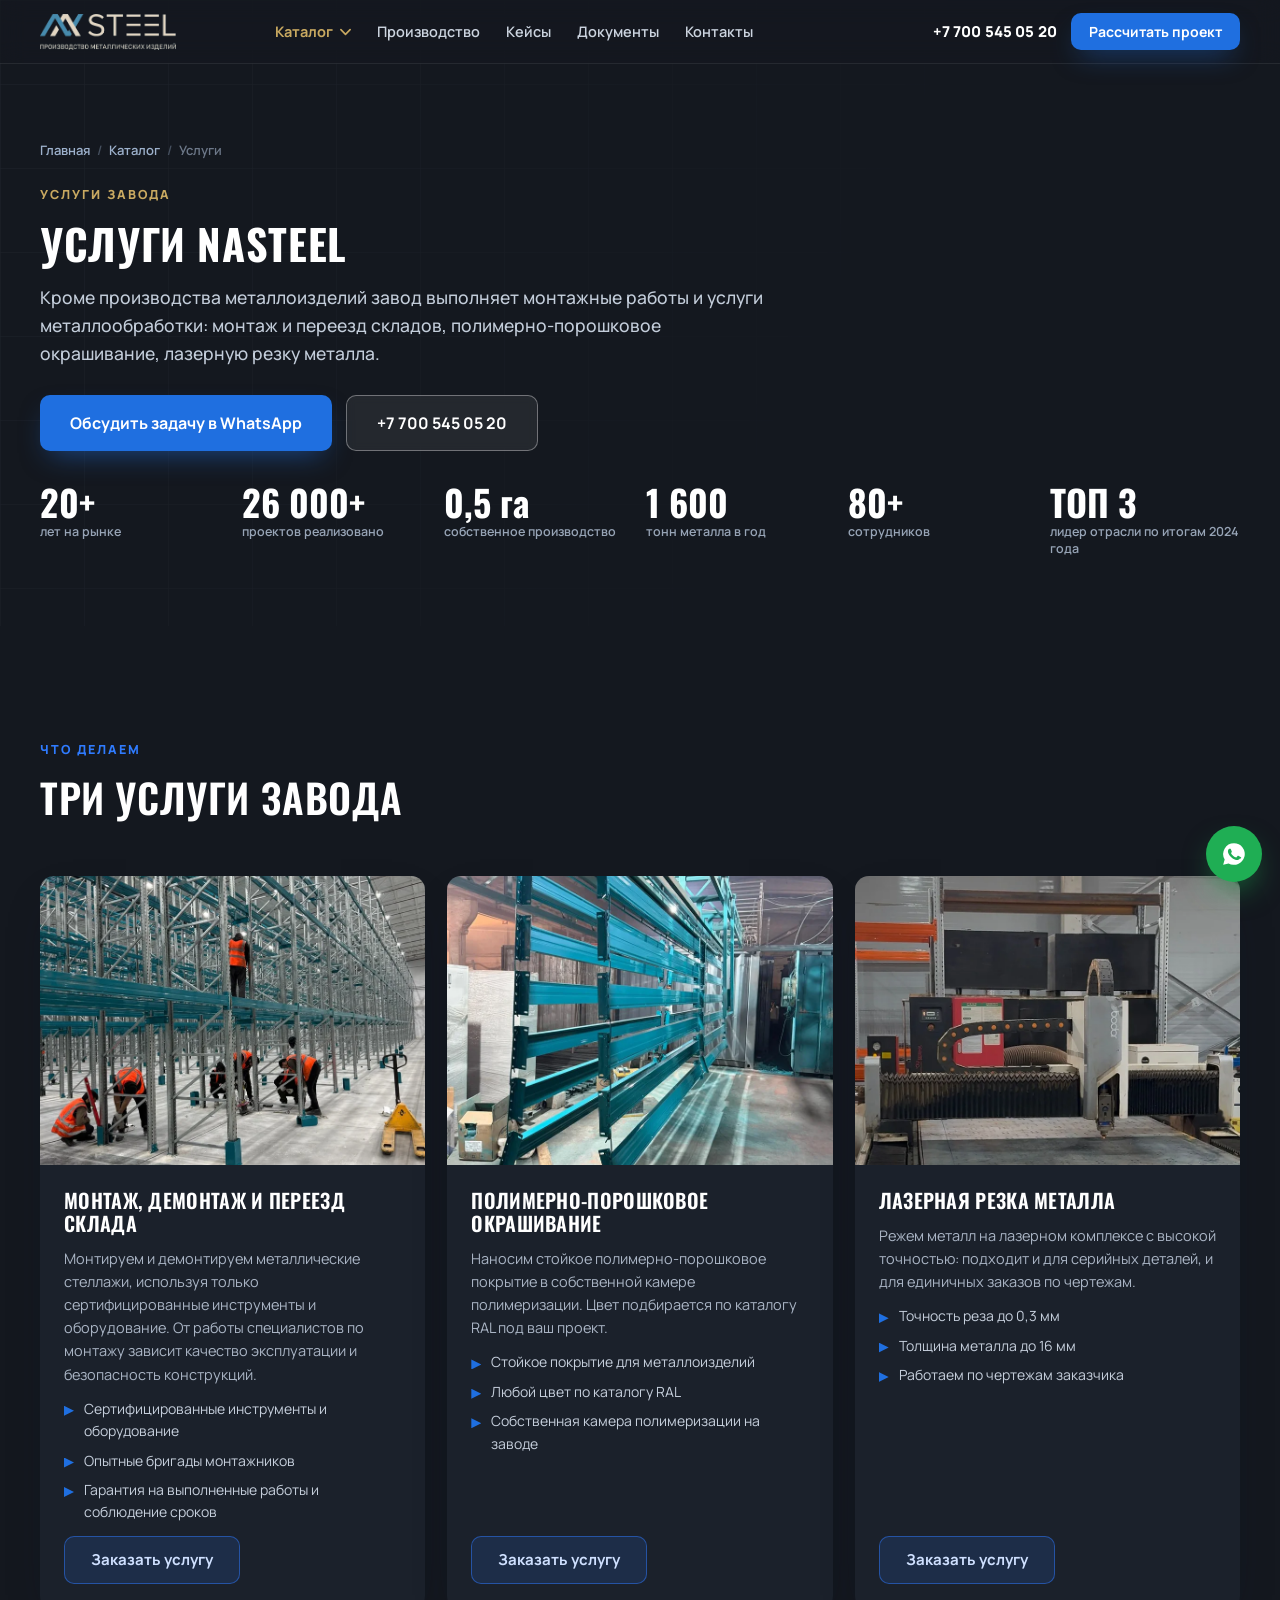
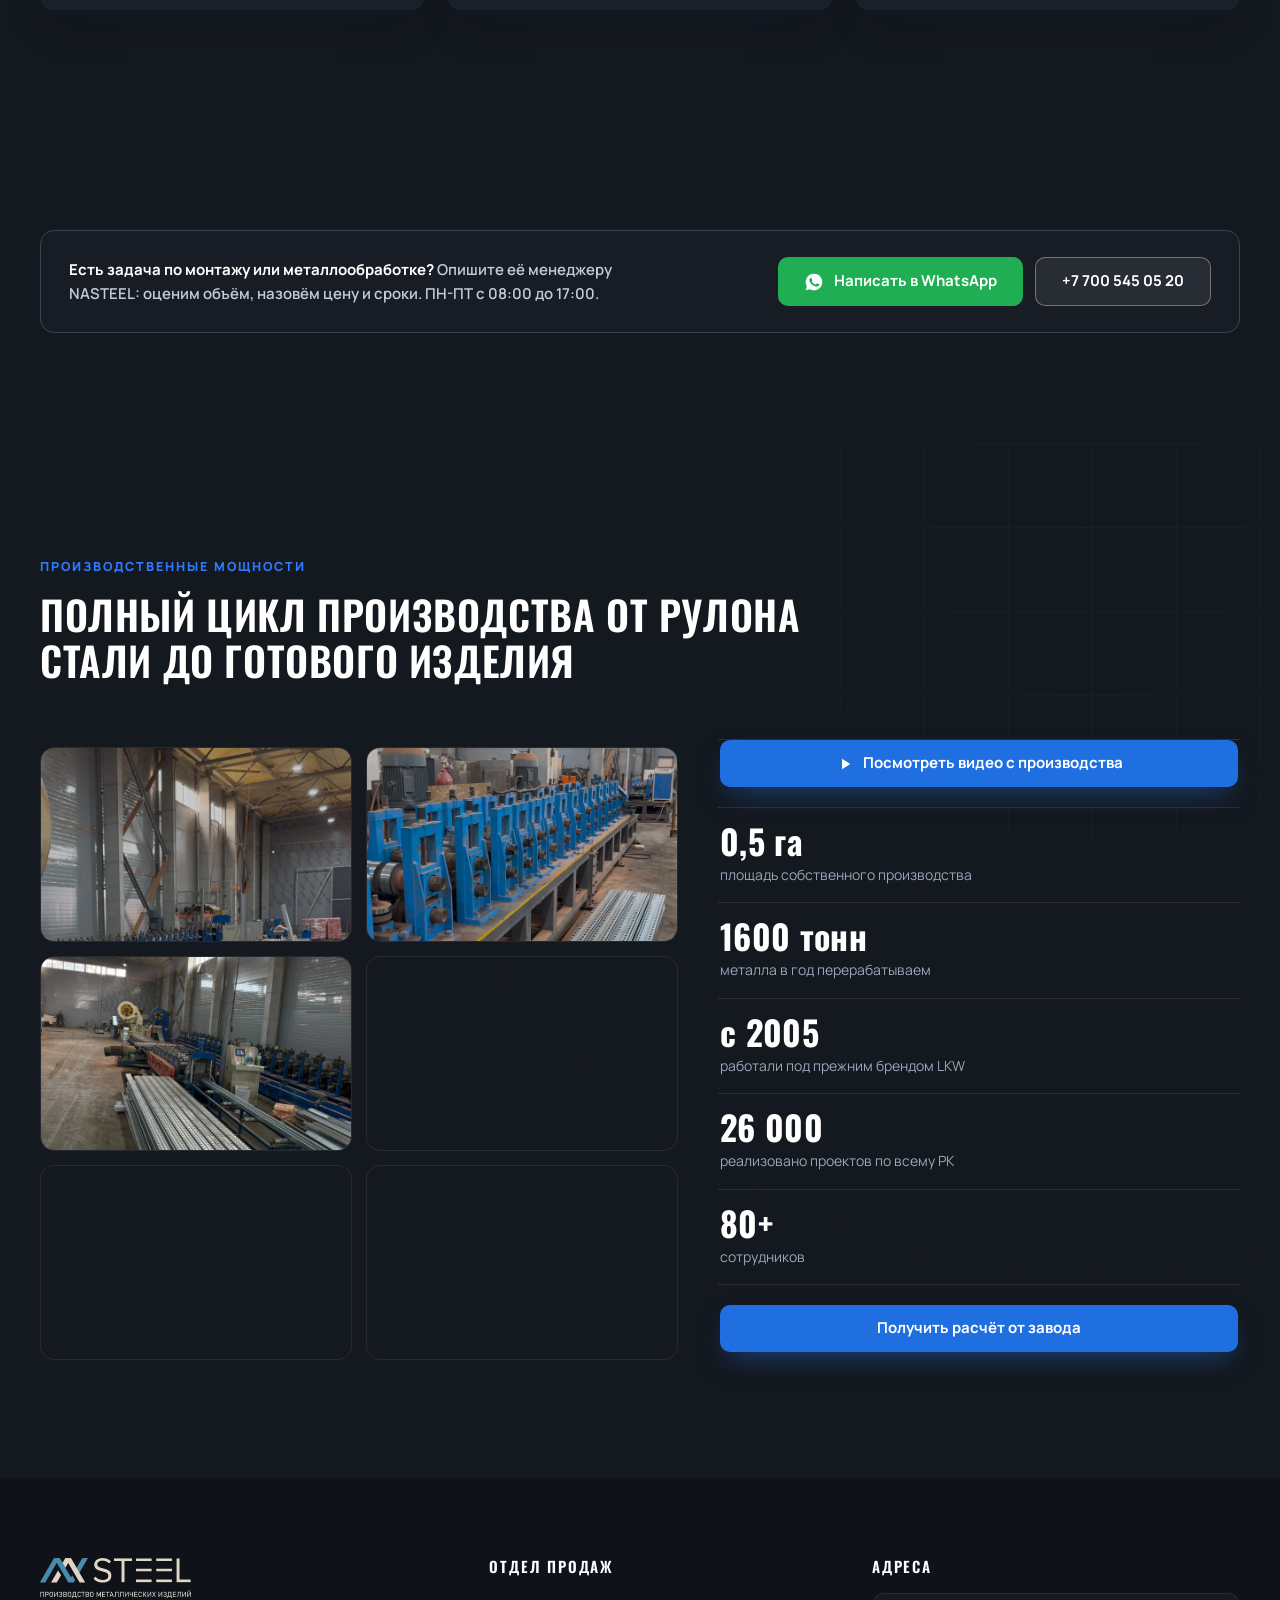
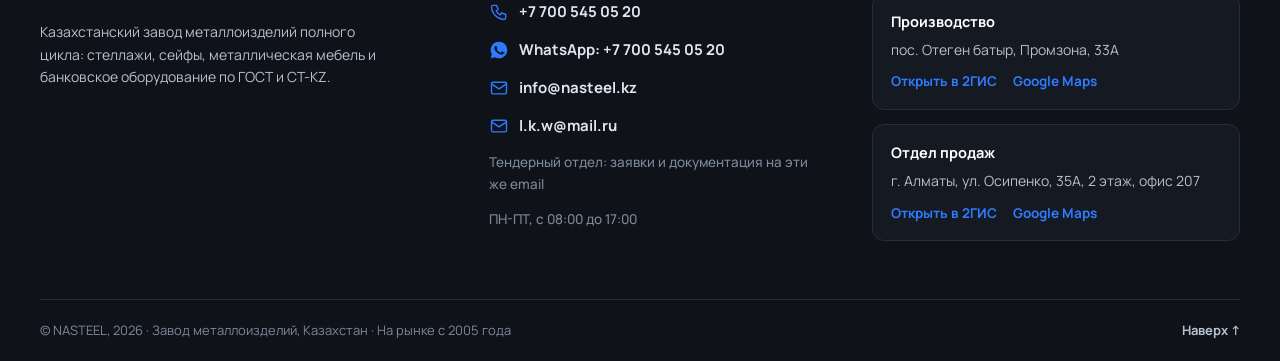
<file: uslugi.html>
<!DOCTYPE html>
<html lang="ru">
<head>
<meta charset="UTF-8">
<meta name="viewport" content="width=device-width, initial-scale=1.0">
<!-- Google tag (gtag.js) - Google Ads AW-800300971 -->
<script async src="https://www.googletagmanager.com/gtag/js?id=AW-800300971"></script>
<script>
  window.dataLayer = window.dataLayer || [];
  function gtag(){dataLayer.push(arguments);}
  gtag('js', new Date());
  gtag('config', 'AW-800300971');

  /* Конверсии Google Ads на реальные действия (анти-бот + дедуп за сессию).
     Определяем window.on* ДО script.js: там стабы через ||, наши выигрывают. */
  (function(){
    var CONV = {
      phone:    'AW-800300971/PwCKCNL0jvEcEKu_zv0C', // Click to call
      form:     'AW-800300971/KeWCCP7WjfEcEKu_zv0C', // Submit lead form
      whatsapp: 'AW-800300971/KFuyCLnijfEcEKu_zv0C'  // Contact (WhatsApp)
    };
    var human = false;
    ['pointerdown','pointermove','touchstart','scroll','keydown','wheel'].forEach(function(ev){
      window.addEventListener(ev, function(){ human = true; }, { once:true, passive:true });
    });
    function isBot(){ return !!navigator.webdriver || !human; }
    function fire(key){
      var sendTo = CONV[key];
      if(!sendTo || typeof gtag !== 'function' || isBot()) return;
      try{ var k = 'nasteel_conv_' + key; if(sessionStorage.getItem(k)) return; sessionStorage.setItem(k,'1'); }catch(e){}
      gtag('event','conversion',{ 'send_to':sendTo, 'value':1.0, 'currency':'USD' });
    }
    window.onPhoneClick    = function(){ fire('phone'); };
    window.onWhatsAppClick = function(){ fire('whatsapp'); };
    window.onLeadSubmit    = function(){ fire('form'); };
    window.gtag_report_conversion = function(url){
      fire('phone');
      if(typeof url !== 'undefined'){ setTimeout(function(){ window.location = url; }, 200); }
      return false;
    };
  })();
</script>

<title>Услуги завода NASTEEL: монтаж стеллажей, порошковое окрашивание, лазерная резка</title>
<meta name="description" content="Услуги казахстанского завода NASTEEL: монтаж, демонтаж и переезд склада, полимерно-порошковое окрашивание в любой цвет RAL, лазерная резка металла с точностью до 0,3 мм при толщине до 16 мм.">
<link rel="canonical" href="https://nasteel.kz/uslugi.html">
<meta name="theme-color" content="#14181f">

<meta property="og:type" content="website">
<meta property="og:site_name" content="NASTEEL">
<meta property="og:locale" content="ru_RU">
<meta property="og:title" content="Услуги завода NASTEEL: монтаж стеллажей, порошковое окрашивание, лазерная резка">
<meta property="og:description" content="Услуги казахстанского завода NASTEEL: монтаж, демонтаж и переезд склада, полимерно-порошковое окрашивание в любой цвет RAL, лазерная резка металла с точностью до 0,3 мм при толщине до 16 мм.">
<meta property="og:url" content="https://nasteel.kz/uslugi.html">
<meta property="og:image" content="https://nasteel.kz/assets/og-image.png">
<meta property="og:image:width" content="1200">
<meta property="og:image:height" content="630">
<meta name="twitter:card" content="summary_large_image">

<link rel="icon" type="image/png" sizes="32x32" href="assets/favicon-32.png">
<link rel="icon" type="image/png" sizes="48x48" href="assets/favicon-48.png">
<link rel="apple-touch-icon" href="assets/apple-touch-icon.png">

<link rel="preconnect" href="https://fonts.googleapis.com">
<link rel="preconnect" href="https://fonts.gstatic.com" crossorigin>
<link href="https://fonts.googleapis.com/css2?family=Oswald:wght@500;600;700&family=Manrope:wght@400;500;600;700;800&display=swap" rel="stylesheet">

<link rel="stylesheet" href="styles.css?v=14">
</head>
<body>

<a class="skip-link" href="#main">К содержимому</a>

<header class="site-header" id="siteHeader">
  <div class="container header-inner">
    <a href="index.html" class="brand" aria-label="NASTEEL, на главную">
      <img class="brand-logo" src="assets/logo.png" alt="NASTEEL" width="150" height="37">
    </a>
    <nav class="main-nav" id="mainNav" aria-label="Основная навигация">
      <div class="nav-dd">
        <button class="nav-dd-btn" type="button" aria-expanded="false" aria-haspopup="true">Каталог<svg class="dd-caret" viewBox="0 0 12 8" aria-hidden="true"><path d="M1 1.5l5 5 5-5" fill="none" stroke="currentColor" stroke-width="1.8" stroke-linecap="round" stroke-linejoin="round"/></svg></button>
        <ul class="nav-dd-menu">
          <li class="nav-sub">
            <button class="nav-sub-btn" type="button" aria-expanded="false" aria-haspopup="true">Стеллажи<svg class="dd-caret" viewBox="0 0 12 8" aria-hidden="true"><path d="M1 1.5l5 5 5-5" fill="none" stroke="currentColor" stroke-width="1.8" stroke-linecap="round" stroke-linejoin="round"/></svg></button>
            <ul class="nav-sub-menu">
              <li><a href="stellazhi-palletnye.html">Паллетные стеллажи</a></li>
              <li><a href="stellazhi-mezoninnye.html">Мезонинные стеллажи</a></li>
              <li><a href="stellazhi-srednegruzovye.html">Средне-грузовые стеллажи</a></li>
              <li><a href="stellazhi-konsolnye.html">Консольные стеллажи</a></li>
              <li><a href="stellazhi-torgovye.html">Торговые стеллажи</a></li>
              <li><a href="stellazhi-polochnye-zacep.html">Полочные стеллажи на зацепах</a></li>
              <li><a href="stellazhi-polochnye-oblegchennye.html">Полочные облегчённые стеллажи</a></li>
            </ul>
          </li>
          <li><a href="seyfy.html">Сейфы</a></li>
          <li><a href="bronedveri.html">Бронированные двери</a></li>
          <li><a href="bankovskoe.html">Банковское и кассовое оборудование</a></li>
          <li><a href="mebel.html">Металлическая мебель</a></li>
          <li><a href="samonesushchie-sklady.html">Самонесущие склады</a></li>
          <li><a href="uslugi.html">Услуги</a></li>
        </ul>
      </div>
      <a href="index.html#proizvodstvo">Производство</a>
      <a href="index.html#kejsy">Кейсы</a>
      <a href="index.html#sertifikaty">Документы</a>
      <a href="index.html#kontakty">Контакты</a>
    </nav>
    <div class="header-actions">
      <a class="header-phone" href="tel:+77005450520" data-track="phone">+7 700 545 05 20</a>
      <a class="btn btn-accent btn-sm" href="index.html#raschet" data-track="cta" data-cta="header">Рассчитать проект</a>
      <button class="burger" id="burger" aria-label="Открыть меню" aria-expanded="false" aria-controls="mainNav">
        <span></span><span></span><span></span>
      </button>
    </div>
  </div>
</header>

<main id="top">
  <section class="page-hero">
    <div class="container">
      <nav aria-label="Хлебные крошки"><ol class="breadcrumb">
        <li><a href="index.html">Главная</a></li>
        <li><a href="index.html#katalog">Каталог</a></li>
        <li aria-current="page">Услуги</li>
      </ol></nav>
      <p class="page-eyebrow">Услуги завода</p>
      <h1>Услуги NASTEEL</h1>
      <p class="page-lead">Кроме производства металлоизделий завод выполняет монтажные работы и услуги металлообработки: монтаж и переезд складов, полимерно-порошковое окрашивание, лазерную резку металла.</p>
      <div class="hero-cta">
        <a class="btn btn-accent btn-lg" href="https://wa.me/77005450520" target="_blank" rel="noopener" data-track="whatsapp" data-wa="page-hero" data-wa-product="Услуги завода NASTEEL">Обсудить задачу в WhatsApp</a>
        <a class="btn btn-ghost btn-lg" href="tel:+77005450520" data-track="phone">+7 700 545 05 20</a>
      </div>
      <div class="page-stats" aria-label="Показатели завода">
        <div class="stat"><b>20+</b><span>лет на рынке</span></div>
        <div class="stat"><b>26 000+</b><span>проектов реализовано</span></div>
        <div class="stat"><b>0,5 га</b><span>собственное производство</span></div>
        <div class="stat"><b>1 600</b><span>тонн металла в год</span></div>
        <div class="stat"><b>80+</b><span>сотрудников</span></div>
        <div class="stat"><b>ТОП 3</b><span>лидер отрасли по итогам 2024 года</span></div>
      </div>
    </div>
  </section>

  <section class="section section-dark" id="main">
    <div class="container">
      <div class="section-head reveal">
        <p class="section-eyebrow">Что делаем</p>
        <h2>Три услуги завода</h2>
      </div>
      <div class="service-grid">
        <article class="service-card reveal">
          <div class="service-media">
            <img src="assets/services/montazh.webp" alt="Специалист NASTEEL с чертежами на складе перед монтажом стеллажей" width="1100" height="1238" decoding="async">
          </div>
          <div class="service-body">
            <h2>Монтаж, демонтаж и переезд склада</h2>
            <p>Монтируем и демонтируем металлические стеллажи, используя только сертифицированные инструменты и оборудование. От работы специалистов по монтажу зависит качество эксплуатации и безопасность конструкций.</p>
            <ul class="cat-list" role="list">
            <li>Сертифицированные инструменты и оборудование</li>
            <li>Опытные бригады монтажников</li>
            <li>Гарантия на выполненные работы и соблюдение сроков</li>
            </ul>
            <a class="btn" href="https://wa.me/77005450520" target="_blank" rel="noopener" data-track="whatsapp" data-wa="service" data-wa-product="Услуга: монтаж, демонтаж или переезд склада">Заказать услугу</a>
          </div>
        </article>
        <article class="service-card reveal">
          <div class="service-media">
            <img src="assets/services/okrashivanie.webp" alt="Производственная линия NASTEEL, на которой выполняется окрашивание металлоизделий" width="1376" height="768" loading="lazy" decoding="async">
          </div>
          <div class="service-body">
            <h2>Полимерно-порошковое окрашивание</h2>
            <p>Наносим стойкое полимерно-порошковое покрытие в собственной камере полимеризации. Цвет подбирается по каталогу RAL под ваш проект.</p>
            <ul class="cat-list" role="list">
            <li>Стойкое покрытие для металлоизделий</li>
            <li>Любой цвет по каталогу RAL</li>
            <li>Собственная камера полимеризации на заводе</li>
            </ul>
            <a class="btn" href="https://wa.me/77005450520" target="_blank" rel="noopener" data-track="whatsapp" data-wa="service" data-wa-product="Услуга: полимерно-порошковое окрашивание">Заказать услугу</a>
          </div>
        </article>
        <article class="service-card reveal">
          <div class="service-media">
            <img src="assets/services/lazer.webp" alt="Обработка металла на производстве NASTEEL" width="1600" height="1067" loading="lazy" decoding="async">
          </div>
          <div class="service-body">
            <h2>Лазерная резка металла</h2>
            <p>Режем металл на лазерном комплексе с высокой точностью: подходит и для серийных деталей, и для единичных заказов по чертежам.</p>
            <ul class="cat-list" role="list">
            <li>Точность реза до 0,3 мм</li>
            <li>Толщина металла до 16 мм</li>
            <li>Работаем по чертежам заказчика</li>
            </ul>
            <a class="btn" href="https://wa.me/77005450520" target="_blank" rel="noopener" data-track="whatsapp" data-wa="service" data-wa-product="Услуга: лазерная резка металла">Заказать услугу</a>
          </div>
        </article>
      </div>
    </div>
  </section>

  <section class="section section-dark">
    <div class="container">
      <div class="cta-band reveal">
        <p><b>Есть задача по монтажу или металлообработке?</b> Опишите её менеджеру NASTEEL: оценим объём, назовём цену и сроки. ПН-ПТ с 08:00 до 17:00.</p>
        <div class="cta-actions">
          <a class="btn btn-wa" href="https://wa.me/77005450520" target="_blank" rel="noopener" data-track="whatsapp" data-wa="page-cta" data-wa-product="Услуги завода NASTEEL"><svg class="ic" viewBox="0 0 24 24"><path d="M12 2a10 10 0 0 0-8.6 15.1L2 22l5-1.3A10 10 0 1 0 12 2zm5.4 14.1c-.2.7-1.3 1.3-1.9 1.4-.5.1-1.1.2-3.3-.7-2.8-1.2-4.6-4-4.7-4.2-.1-.2-1.1-1.5-1.1-2.9s.7-2 .9-2.3c.2-.3.5-.3.7-.3h.5c.2 0 .4 0 .6.5s.8 1.9.8 2c.1.1.1.3 0 .5l-.4.7c-.1.2-.3.4-.1.7.2.3.8 1.3 1.7 2.1 1.2 1.1 2.2 1.4 2.5 1.5.3.1.5.1.7-.1l1-1.2c.2-.3.4-.2.7-.1l2 1c.3.1.5.2.6.3 0 .2 0 .7-.2 1.1z" fill="currentColor"/></svg>Написать в WhatsApp</a>
          <a class="btn btn-ghost" href="tel:+77005450520" data-track="phone">+7 700 545 05 20</a>
        </div>
      </div>
    </div>
  </section>
  
  <!-- ПРОИЗВОДСТВО (с главной) -->
  <section class="section section-dark production" id="proizvodstvo">
    <div class="container">
      <div class="section-head reveal">
        <p class="section-eyebrow">Производственные мощности</p>
        <h2>Полный цикл производства от рулона стали до готового изделия</h2>
      </div>

            <div class="prod-showcase">
        <div class="prod-gallery-col">
        <div class="prod-gallery prod-gallery--grid reveal">
          <img src="assets/photos/prod-liniya-prokata.webp" alt="Автоматическая линия проката профиля в цехе NASTEEL" loading="lazy" decoding="async" width="1080" height="1920">
          <img src="assets/photos/prod-stan.webp" alt="Прокатный стан для производства перфорированного профиля NASTEEL" loading="lazy" decoding="async" width="1080" height="1440">
          <img src="assets/photos/prod-profil.webp" alt="Готовый оцинкованный профиль на производственной линии NASTEEL" loading="lazy" decoding="async" width="1080" height="1440">
          <img src="assets/photos/prod-svarka.webp" alt="Сварочный участок цеха металлоконструкций NASTEEL" loading="lazy" decoding="async" width="1080" height="1440">
          <img src="assets/photos/prod-lazer.webp" alt="Станок лазерной резки металла Bodor в цехе NASTEEL" loading="lazy" decoding="async" width="1280" height="1024">
          <img src="assets/photos/prod-zavod-aero.webp" alt="Производственный комплекс NASTEEL, вид с высоты" loading="lazy" decoding="async" width="1400" height="1050">
        </div>
        </div>
        <ul class="prod-stats reveal" role="list">
          <li class="prod-cta prod-cta--top"><a class="btn btn-accent prod-video-btn" href="https://www.youtube.com/watch?v=28wzi3sIFuY" target="_blank" rel="noopener" data-track="video" data-video="youtube-proizvodstvo">
            <svg viewBox="0 0 24 24" width="18" height="18" fill="currentColor" aria-hidden="true"><path d="M8 5v14l11-7z"/></svg>
            Посмотреть видео с производства
          </a></li>
          <li><b>0,5 га</b><span>площадь собственного производства</span></li>
          <li><b>1600 тонн</b><span>металла в год перерабатываем</span></li>
          <li><b>с 2005</b><span>работали под прежним брендом LKW</span></li>
          <li><b>26 000</b><span>реализовано проектов по всему РК</span></li>
          <li><b>80+</b><span>сотрудников</span></li>
          <li class="prod-cta"><a class="btn btn-accent" href="index.html#raschet" data-track="cta" data-cta="production">Получить расчёт от завода</a></li>
        </ul>
      </div>

    </div>
  </section>

<footer class="footer" id="kontakty">
    <div class="container">
      <div class="footer-grid">
        <div class="footer-col footer-brand">
          <a href="index.html" class="brand"><img class="brand-logo" src="assets/logo.png" alt="NASTEEL" width="150" height="37"></a>
          <p>Казахстанский завод металлоизделий полного цикла: стеллажи, сейфы, металлическая мебель и банковское оборудование по ГОСТ и СТ-KZ.</p>
        </div>

        <div class="footer-col">
          <h3>Отдел продаж</h3>
          <a class="footer-line" href="tel:+77005450520" data-track="phone"><svg class="ic" viewBox="0 0 24 24"><path d="M5 4h4l2 5-2.5 1.5a12 12 0 0 0 5 5L15 13l5 2v4a2 2 0 0 1-2 2A16 16 0 0 1 3 6a2 2 0 0 1 2-2z" fill="none" stroke="currentColor" stroke-width="1.7" stroke-linejoin="round"/></svg>+7 700 545 05 20</a>
          <a class="footer-line" href="https://wa.me/77005450520" target="_blank" rel="noopener" data-track="whatsapp" data-wa="footer">
            <svg class="ic" viewBox="0 0 24 24"><path d="M12 2a10 10 0 0 0-8.6 15.1L2 22l5-1.3A10 10 0 1 0 12 2zm5.4 14.1c-.2.7-1.3 1.3-1.9 1.4-.5.1-1.1.2-3.3-.7-2.8-1.2-4.6-4-4.7-4.2-.1-.2-1.1-1.5-1.1-2.9s.7-2 .9-2.3c.2-.3.5-.3.7-.3h.5c.2 0 .4 0 .6.5s.8 1.9.8 2c.1.1.1.3 0 .5l-.4.7c-.1.2-.3.4-.1.7.2.3.8 1.3 1.7 2.1 1.2 1.1 2.2 1.4 2.5 1.5.3.1.5.1.7-.1l1-1.2c.2-.3.4-.2.7-.1l2 1c.3.1.5.2.6.3 0 .2 0 .7-.2 1.1z" fill="currentColor"/></svg>
            WhatsApp: +7 700 545 05 20
          </a>
          <a class="footer-line" href="mailto:info@nasteel.kz" data-track="email"><svg class="ic" viewBox="0 0 24 24"><rect x="3" y="5" width="18" height="14" rx="2" fill="none" stroke="currentColor" stroke-width="1.7"/><path d="M3 7l9 6 9-6" fill="none" stroke="currentColor" stroke-width="1.7"/></svg>info@nasteel.kz</a>
          <a class="footer-line" href="mailto:l.k.w@mail.ru" data-track="email"><svg class="ic" viewBox="0 0 24 24"><rect x="3" y="5" width="18" height="14" rx="2" fill="none" stroke="currentColor" stroke-width="1.7"/><path d="M3 7l9 6 9-6" fill="none" stroke="currentColor" stroke-width="1.7"/></svg>l.k.w@mail.ru</a>
          <p class="footer-line footer-muted">Тендерный отдел: заявки и документация на эти же email</p>
          <p class="footer-line footer-muted">ПН-ПТ, с 08:00 до 17:00</p>
        </div>

        <div class="footer-col">
          <h3>Адреса</h3>
          <div class="addr-card">
            <b>Производство</b>
            <p>пос. Отеген батыр, Промзона, 33А</p>
            <div class="addr-links">
              <a href="https://2gis.kz/almaty/search/%D0%9E%D1%82%D0%B5%D0%B3%D0%B5%D0%BD%20%D0%B1%D0%B0%D1%82%D1%8B%D1%80%2C%20%D0%9F%D1%80%D0%BE%D0%BC%D0%B7%D0%BE%D0%BD%D0%B0%2033%D0%90" target="_blank" rel="noopener" data-track="map" data-map="2gis-proizvodstvo">Открыть в 2ГИС</a>
              <a href="https://maps.google.com/?q=%D0%9E%D1%82%D0%B5%D0%B3%D0%B5%D0%BD%20%D0%B1%D0%B0%D1%82%D1%8B%D1%80%2C%20%D0%9F%D1%80%D0%BE%D0%BC%D0%B7%D0%BE%D0%BD%D0%B0%2033%D0%90" target="_blank" rel="noopener" data-track="map" data-map="google-proizvodstvo">Google Maps</a>
            </div>
          </div>
          <div class="addr-card">
            <b>Отдел продаж</b>
            <p>г. Алматы, ул. Осипенко, 35А, 2 этаж, офис 207</p>
            <div class="addr-links">
              <a href="https://2gis.kz/almaty/search/%D0%90%D0%BB%D0%BC%D0%B0%D1%82%D1%8B%2C%20%D0%9E%D1%81%D0%B8%D0%BF%D0%B5%D0%BD%D0%BA%D0%BE%2035%D0%90" target="_blank" rel="noopener" data-track="map" data-map="2gis-osipenko">Открыть в 2ГИС</a>
              <a href="https://maps.google.com/?q=%D0%90%D0%BB%D0%BC%D0%B0%D1%82%D1%8B%2C%20%D0%9E%D1%81%D0%B8%D0%BF%D0%B5%D0%BD%D0%BA%D0%BE%2035%D0%90" target="_blank" rel="noopener" data-track="map" data-map="google-osipenko">Google Maps</a>
            </div>
          </div>
        </div>
      </div>

      <div class="footer-bottom">
        <p>© NASTEEL, 2026 · Завод металлоизделий, Казахстан · На рынке с 2005 года</p>
        <a href="#top" class="to-top">Наверх ↑</a>
      </div>
    </div>
  </footer>

</main>

<a class="fab-wa" href="https://wa.me/77005450520?text=%D0%97%D0%B4%D1%80%D0%B0%D0%B2%D1%81%D1%82%D0%B2%D1%83%D0%B9%D1%82%D0%B5%21%20%D0%9F%D0%B8%D1%88%D1%83%20%D1%81%20%D1%81%D0%B0%D0%B9%D1%82%D0%B0%20nasteel.kz" target="_blank" rel="noopener" aria-label="Написать в WhatsApp" data-track="whatsapp" data-wa="fab">
  <svg viewBox="0 0 24 24" width="26" height="26"><path d="M12 2a10 10 0 0 0-8.6 15.1L2 22l5-1.3A10 10 0 1 0 12 2zm5.4 14.1c-.2.7-1.3 1.3-1.9 1.4-.5.1-1.1.2-3.3-.7-2.8-1.2-4.6-4-4.7-4.2-.1-.2-1.1-1.5-1.1-2.9s.7-2 .9-2.3c.2-.3.5-.3.7-.3h.5c.2 0 .4 0 .6.5s.8 1.9.8 2c.1.1.1.3 0 .5l-.4.7c-.1.2-.3.4-.1.7.2.3.8 1.3 1.7 2.1 1.2 1.1 2.2 1.4 2.5 1.5.3.1.5.1.7-.1l1-1.2c.2-.3.4-.2.7-.1l2 1c.3.1.5.2.6.3 0 .2 0 .7-.2 1.1z" fill="currentColor"/></svg>
</a>

<script src="script.js?v=2" defer></script>
</body>
</html>
</file>
<file: styles.css>
/* NASTEEL · Industrial Tech · mobile-first */

:root {
  --graphite: #14181f;
  --graphite-2: #1b212b;
  --steel: #2b3442;
  --steel-line: #3a4452;
  --mist: #8b95a5;
  --paper: #ffffff;
  --paper-2: #f2f4f8;
  --ink: #17202c;
  --ink-soft: #4c586a;
  --accent: #1f6fe0;
  --accent-2: #2f7bff;
  --accent-deep: #1857c9;
  --wa: #1fae54;
  --radius: 14px;
  --shadow: 0 18px 44px -18px rgba(10, 20, 40, .35);
  --font-head: "Oswald", "Arial Narrow", sans-serif;
  --font-body: "Manrope", "Segoe UI", sans-serif;
  --header-h: 64px;
}

* { margin: 0; padding: 0; box-sizing: border-box; }

html { scroll-behavior: smooth; }

body {
  font-family: var(--font-body);
  color: var(--ink);
  background: var(--paper);
  line-height: 1.6;
  -webkit-font-smoothing: antialiased;
  overflow-x: hidden;
}

img { max-width: 100%; display: block; }

[id] { scroll-margin-top: calc(var(--header-h) + 12px); }

.container { width: min(1200px, 100% - 40px); margin-inline: auto; }

h1, h2, h3 {
  font-family: var(--font-head);
  font-weight: 600;
  line-height: 1.15;
  text-transform: uppercase;
  letter-spacing: .015em;
}

.skip-link {
  position: absolute; left: -999px; top: 0; z-index: 200;
  background: var(--accent); color: #fff; padding: 10px 18px; border-radius: 0 0 10px 0;
}
.skip-link:focus { left: 0; }

/* ---------- Buttons ---------- */
.btn {
  display: inline-flex; align-items: center; justify-content: center; gap: 10px;
  font-family: var(--font-body); font-weight: 700; font-size: 15px;
  padding: 14px 26px; border-radius: 10px; border: 0; cursor: pointer;
  text-decoration: none; text-align: center; line-height: 1.25;
  transition: transform .25s ease, box-shadow .25s ease, background .25s ease;
}
.btn:active { transform: translateY(1px); }
.btn-accent {
  background: var(--accent); color: #fff;
  box-shadow: 0 12px 28px -10px rgba(31, 111, 224, .55);
}
.btn-accent:hover { background: var(--accent-2); box-shadow: 0 16px 34px -10px rgba(31, 111, 224, .7); transform: translateY(-2px); }
.btn-dark { background: var(--graphite); color: #fff; }
.btn-dark:hover { background: var(--steel); transform: translateY(-2px); }
.btn-ghost {
  background: rgba(255, 255, 255, .07); color: #fff;
  border: 1px solid rgba(255, 255, 255, .35); backdrop-filter: blur(4px);
}
.btn-ghost:hover { background: rgba(255, 255, 255, .16); transform: translateY(-2px); }
.btn-wa { background: var(--wa); color: #fff; }
.btn-wa:hover { background: #23c261; transform: translateY(-2px); }
.btn-lg { padding: 17px 30px; font-size: 16px; }
.btn-sm { padding: 10px 18px; font-size: 14px; }
.ic { width: 20px; height: 20px; flex: none; }

/* ---------- Header ---------- */
.site-header {
  position: fixed; inset: 0 0 auto 0; z-index: 100; height: var(--header-h);
  background: rgba(20, 24, 31, .55);
  backdrop-filter: blur(12px); -webkit-backdrop-filter: blur(12px);
  border-bottom: 1px solid rgba(255, 255, 255, .08);
  transition: background .3s ease;
}
.site-header.scrolled { background: rgba(20, 24, 31, .92); }
.header-inner { display: flex; align-items: center; gap: 18px; height: 100%; }
.brand { display: inline-flex; align-items: center; gap: 10px; text-decoration: none; }
.brand-logo { height: 36px; width: auto; display: block; }
.footer-brand .brand-logo { height: 40px; }
@media (max-width: 560px) { .brand-logo { height: 30px; } }
.main-nav { display: none; gap: 26px; margin-inline: auto; }
.main-nav a {
  color: #ccd4e0; text-decoration: none; font-size: 14.5px; font-weight: 600;
  transition: color .2s ease;
}
.main-nav a:hover { color: #fff; }
.header-actions { display: flex; align-items: center; gap: 14px; margin-left: auto; }
.header-phone {
  display: none; color: #fff; text-decoration: none; font-weight: 800; font-size: 15px;
  letter-spacing: .01em;
}
.header-phone:hover { color: var(--accent-2); }
.header-actions .btn-accent { display: none; }

.burger {
  width: 44px; height: 44px; border: 1px solid rgba(255,255,255,.25); border-radius: 10px;
  background: transparent; cursor: pointer; display: grid; place-content: center; gap: 5px;
}
.burger span { width: 20px; height: 2px; background: #fff; transition: transform .3s ease, opacity .3s ease; }
.burger.open span:nth-child(1) { transform: translateY(7px) rotate(45deg); }
.burger.open span:nth-child(2) { opacity: 0; }
.burger.open span:nth-child(3) { transform: translateY(-7px) rotate(-45deg); }

/* mobile nav panel */
@media (max-width: 979.98px) {
  .main-nav {
    position: fixed; top: var(--header-h); left: 0; right: 0;
    display: flex; flex-direction: column; gap: 0;
    background: rgba(20, 24, 31, .97); backdrop-filter: blur(12px);
    padding: 10px 24px 22px;
    border-bottom: 1px solid rgba(255,255,255,.08);
    transform: translateY(-12px); opacity: 0; pointer-events: none;
    transition: transform .3s ease, opacity .3s ease;
  }
  .main-nav.open { transform: translateY(0); opacity: 1; pointer-events: auto; }
  .main-nav a { padding: 13px 0; font-size: 17px; border-bottom: 1px solid rgba(255,255,255,.07); }
  .main-nav a:last-child { border-bottom: 0; }
}
@media (min-width: 980px) {
  .main-nav { display: flex; }
  .burger { display: none; }
  .header-phone { display: inline; }
  .header-actions .btn-accent { display: inline-flex; }
}

/* ---------- Hero ---------- */
.hero {
  position: relative; color: #fff; background: var(--graphite);
  display: flex; flex-direction: column;
  min-height: 100svh; padding-top: calc(var(--header-h) + 40px);
}
.hero-bg, .hero-bg img {
  position: absolute; inset: 0; width: 100%; height: 100%; object-fit: cover;
}
.hero-bg img { object-position: 68% 50%; }
.hero-veil {
  position: absolute; inset: 0;
  background:
    linear-gradient(100deg, rgba(13, 17, 24, .96) 0%, rgba(13, 17, 24, .82) 42%, rgba(13, 17, 24, .45) 75%, rgba(13, 17, 24, .55) 100%),
    linear-gradient(0deg, rgba(13, 17, 24, .9) 0%, rgba(13, 17, 24, 0) 40%);
}
.hero-grid {
  position: absolute; inset: 0; opacity: .16; pointer-events: none;
  background-image:
    linear-gradient(rgba(139, 149, 165, .5) 1px, transparent 1px),
    linear-gradient(90deg, rgba(139, 149, 165, .5) 1px, transparent 1px);
  background-size: 72px 72px;
  mask-image: linear-gradient(115deg, rgba(0,0,0,.9), transparent 65%);
  -webkit-mask-image: linear-gradient(115deg, rgba(0,0,0,.9), transparent 65%);
}
.hero-inner { position: relative; z-index: 2; padding-bottom: 46px; flex: 1; display: flex; flex-direction: column; justify-content: center; }
.hero-eyebrow {
  font-size: 12.5px; font-weight: 700; letter-spacing: .14em; text-transform: uppercase;
  color: #9db1cc; margin-bottom: 18px;
}
.hero h1 {
  font-size: clamp(26px, 4.6vw, 46px);
  max-width: 26ch; font-weight: 700; color: #fff;
}
.hero-sub {
  margin-top: 18px; max-width: 56ch; font-size: clamp(15.5px, 2vw, 18px);
  color: #c3cdda; font-weight: 500;
}
.hero-cta { display: flex; flex-wrap: wrap; gap: 14px; margin-top: 30px; }
.hero-chips { list-style: none; display: flex; flex-wrap: wrap; gap: 10px; margin-top: 30px; }
.hero-chips li {
  display: inline-flex; align-items: center; gap: 9px;
  font-size: 13.5px; font-weight: 700; color: #dfe6ef;
  border: 1px solid rgba(158, 178, 204, .35); border-radius: 999px;
  padding: 9px 16px; background: rgba(20, 26, 36, .55); backdrop-filter: blur(3px);
}
.hero-chips .ic { width: 17px; height: 17px; color: var(--accent-2); }

.hero-stats {
  position: relative; z-index: 2;
  background: rgba(15, 19, 26, .78); backdrop-filter: blur(8px);
  border-top: 1px solid rgba(255, 255, 255, .1);
}
.stats-row {
  display: grid; grid-template-columns: repeat(2, 1fr);
  gap: 18px 12px; padding: 24px 0;
}
.stat b {
  display: block; font-family: var(--font-head); font-weight: 700;
  font-size: clamp(24px, 3.4vw, 36px); color: #fff; line-height: 1.05;
  white-space: nowrap;
}
.stat b .counter { font: inherit; color: inherit; display: inline; }
.stat span { font-size: 12.5px; color: #97a4b6; font-weight: 600; line-height: 1.35; display: block; margin-top: 3px; }
@media (min-width: 720px) { .stats-row { grid-template-columns: repeat(3, 1fr); } }
@media (min-width: 1080px) { .stats-row { grid-template-columns: repeat(6, 1fr); } }

/* ---------- Sections ---------- */
.section { padding: clamp(64px, 9vw, 110px) 0; }
.section-light { background: var(--paper); }
.section-steel { background: var(--paper-2); }
.section-dark { background: var(--graphite); color: #e7ecf3; }

.section-head { max-width: 780px; margin-bottom: clamp(34px, 5vw, 56px); }
.section-eyebrow {
  display: inline-block; font-size: 12.5px; font-weight: 800; letter-spacing: .16em;
  text-transform: uppercase; color: var(--accent); margin-bottom: 14px;
}
.section-dark .section-eyebrow { color: var(--accent-2); }
.section-head h2, .kb-body h2, .raschet-info h2 { font-size: clamp(24px, 3.6vw, 40px); }
.section-dark h2 { color: #fff; }
.section-lead { margin-top: 16px; color: var(--ink-soft); font-size: clamp(15px, 1.8vw, 17px); }
.section-dark .section-lead { color: #a9b4c4; }

/* ---------- Catalog ---------- */
.catalog-grid { display: grid; gap: 22px; grid-template-columns: 1fr; }
@media (min-width: 720px) { .catalog-grid { grid-template-columns: repeat(2, 1fr); } }
@media (min-width: 1080px) { .catalog-grid { grid-template-columns: repeat(3, 1fr); } }
/* пара карт (склады) занимает всю ширину ряда, делится на 2 равные колонки */
.cat-pair { grid-column: 1 / -1; display: grid; gap: 22px; grid-template-columns: 1fr; }
@media (min-width: 720px) { .cat-pair { grid-template-columns: repeat(2, 1fr); } }

.cat-card {
  display: flex; flex-direction: column; background: var(--graphite-2);
  border-radius: var(--radius); overflow: hidden; color: #e7ecf3;
  box-shadow: var(--shadow);
  transition: transform .35s ease, box-shadow .35s ease;
}
.cat-card:hover { transform: translateY(-6px); box-shadow: 0 26px 54px -20px rgba(10, 20, 40, .5); }
.cat-media { position: relative; aspect-ratio: 4 / 3; overflow: hidden; background: var(--steel); }
.cat-media img { width: 100%; height: 100%; object-fit: cover; transition: transform .6s ease; }
.cat-card:hover .cat-media img { transform: scale(1.06); }
.cat-media::after {
  content: ""; position: absolute; inset: 0;
  background: linear-gradient(0deg, rgba(20, 24, 31, .55), transparent 45%);
}
.cat-body { position: relative; padding: 22px 22px 26px; display: flex; flex-direction: column; gap: 12px; flex: 1; }
.cat-num {
  position: absolute; top: -34px; right: 18px; z-index: 2;
  font-family: var(--font-head); font-weight: 700; font-size: 44px; line-height: 1;
  color: #fff; opacity: .9; text-shadow: 0 4px 18px rgba(0,0,0,.5);
}
.cat-body h3 { font-size: 21px; color: #fff; }
.cat-body p { font-size: 14.5px; color: #aab5c5; }
.cat-list { list-style: none; display: grid; gap: 7px; font-size: 14px; color: #c6cfdc; }
.cat-list li { padding-left: 20px; position: relative; }
.cat-list li::before {
  content: ""; position: absolute; left: 0; top: 8px; width: 10px; height: 10px;
  background: var(--accent); clip-path: polygon(0 0, 100% 50%, 0 100%);
}
.cat-body .btn { margin-top: auto; align-self: flex-start; background: rgba(47, 123, 255, .14); border: 1px solid rgba(47, 123, 255, .5); color: #cfe0ff; }
.cat-body .btn:hover { background: var(--accent); border-color: var(--accent); color: #fff; }
@media (min-width: 1080px) {
  .cat-wide, .cat-full { min-height: 400px; }
  .cat-wide .cat-media, .cat-full .cat-media { aspect-ratio: auto; position: relative; }
  .cat-wide .cat-media img, .cat-full .cat-media img { position: absolute; inset: 0; }
  .cat-wide { grid-column: span 2; flex-direction: row; }
  .cat-wide .cat-media { flex: 1.15; }
  .cat-wide .cat-body { flex: 1; padding: 30px; justify-content: center; gap: 14px; }
  .cat-wide .cat-body .btn { margin-top: 8px; }
  .cat-wide .cat-num { top: 18px; right: 22px; color: rgba(255,255,255,.22); text-shadow: none; }
  .cat-full { grid-column: 1 / -1; flex-direction: row-reverse; }
  .cat-full .cat-media { flex: 1.3; }
  .cat-full .cat-media img { object-position: 50% 38%; }
  .cat-full .cat-body { flex: 1; padding: 34px; justify-content: center; gap: 14px; }
  .cat-full .cat-body .btn { margin-top: 8px; }
  .cat-full .cat-num { top: 18px; left: 22px; right: auto; color: rgba(255,255,255,.22); text-shadow: none; }
}

/* ---------- Production ---------- */
.production { position: relative; overflow: hidden; }
.production::before {
  content: ""; position: absolute; inset: 0; opacity: .1; pointer-events: none;
  background-image:
    linear-gradient(rgba(139,149,165,.6) 1px, transparent 1px),
    linear-gradient(90deg, rgba(139,149,165,.6) 1px, transparent 1px);
  background-size: 84px 84px;
  mask-image: radial-gradient(circle at 85% 10%, rgba(0,0,0,.8), transparent 60%);
  -webkit-mask-image: radial-gradient(circle at 85% 10%, rgba(0,0,0,.8), transparent 60%);
}
.prod-list {
  list-style: none; position: relative; z-index: 1;
  max-width: 940px; margin: 0 auto;
  border-top: 1px solid rgba(255,255,255,.09);
}
.prod-row {
  display: grid; grid-template-columns: auto 1fr auto; align-items: center;
  gap: 22px; padding: 24px 6px;
  border-bottom: 1px solid rgba(255,255,255,.09);
  transition: background .3s ease;
}
.prod-row:hover { background: rgba(255,255,255,.02); }
.prod-ic-wrap {
  width: 46px; height: 46px; flex: none; display: grid; place-items: center;
  border: 1px solid rgba(31,111,224,.45); border-radius: 12px; color: var(--accent-2);
  transition: background .3s ease, color .3s ease, border-color .3s ease;
}
.prod-ic-wrap svg { width: 24px; height: 24px; }
.prod-row:hover .prod-ic-wrap { border-color: var(--accent); }
.prod-row-body h3 { font-size: 19px; color: #fff; letter-spacing: .02em; margin: 0 0 4px; }
.prod-row-body p { font-size: 14px; color: #97a4b6; margin: 0; }
.prod-n {
  font-family: var(--font-head); font-weight: 700; font-size: 42px; line-height: 1;
  color: rgba(255,255,255,.13); letter-spacing: .02em; transition: color .3s ease;
}
.prod-row:hover .prod-n { color: rgba(31,111,224,.55); }
.prod-row-otk .prod-ic-wrap { background: var(--accent); color: #fff; border-color: var(--accent); }
.prod-row-otk .prod-n { color: rgba(31,111,224,.5); }

/* ---------- Производство: фото + цифры ---------- */
.prod-showcase { position: relative; z-index: 1; display: grid; gap: 26px; align-items: center; }
@media (min-width: 900px) { .prod-showcase { grid-template-columns: 1.1fr 0.9fr; gap: 40px; } }
/* Видео-секция после первого экрана */
.section-video { background: var(--graphite); padding: clamp(30px, 5vw, 68px) 0; text-align: center; }
.section-video-head { margin-bottom: clamp(20px, 3vw, 34px); text-align: center; }
.section-video-head h2 { color: #fff; }
.section-video-sub { color: #9aa6b8; max-width: 620px; margin: 10px auto 0; font-size: 15px; }
.showcase-video {
  display: block; width: min(62%, 100% - 40px); height: auto; max-width: 1080px; margin: 0 auto;
  aspect-ratio: 16 / 9; object-fit: cover; background: #000;
  border-radius: var(--radius); border: 1px solid rgba(255,255,255,.1);
  box-shadow: 0 30px 70px rgba(0,0,0,.42);
}
@media (max-width: 700px) { .showcase-video { width: 100% - 32px; width: calc(100% - 32px); } }

.prod-gallery { display: grid; gap: 14px; }
.prod-gallery--grid { grid-template-columns: repeat(2, 1fr); }
.prod-gallery--grid img { aspect-ratio: 3 / 4; }
@media (max-width: 560px) { .prod-gallery--grid { grid-template-columns: repeat(2, 1fr); gap: 10px; } }
.prod-gallery img { width: 100%; height: auto; aspect-ratio: 16 / 10; object-fit: cover; border-radius: var(--radius); display: block; border: 1px solid rgba(255,255,255,.08); }
.prod-stats { list-style: none; display: grid; }
.prod-stats li { padding: 16px 2px; border-bottom: 1px solid rgba(255,255,255,.1); }
.prod-stats li:first-child { border-top: 1px solid rgba(255,255,255,.1); }
.prod-stats b { display: block; font-family: var(--font-head); font-weight: 700; font-size: clamp(26px, 3vw, 34px); color: #fff; line-height: 1; letter-spacing: .01em; }
.prod-stats span { display: block; font-size: 14px; color: #9aa6b8; margin-top: 6px; }
@media (max-width: 560px) { .prod-stats b { font-size: 24px; } .prod-stats li { padding: 14px 2px; } }
@media (max-width: 560px) {
  .prod-row { gap: 14px; padding: 20px 2px; }
  .prod-ic-wrap { width: 40px; height: 40px; }
  .prod-row-body h3 { font-size: 16px; }
  .prod-row-body p { font-size: 13px; }
  .prod-n { font-size: 30px; }
}
.prod-note {
  margin-top: 34px; position: relative; z-index: 1;
  display: flex; flex-wrap: wrap; gap: 20px; align-items: center; justify-content: space-between;
  border: 1px solid var(--steel-line); border-radius: var(--radius);
  padding: 24px 26px; background: rgba(27, 33, 43, .6);
}
.prod-note p { max-width: 62ch; color: #c3cdda; font-weight: 600; font-size: 15px; }

/* ---------- KB ---------- */
.kb-grid { display: grid; gap: 36px; align-items: center; }
@media (min-width: 960px) { .kb-grid { grid-template-columns: 1.05fr 1fr; gap: 60px; } }
.kb-media { position: relative; border-radius: var(--radius); overflow: hidden; box-shadow: var(--shadow); }
.kb-media img { width: 100%; height: 100%; object-fit: cover; }
.kb-media-tag {
  position: absolute; left: 16px; bottom: 16px;
  background: var(--graphite); color: #fff; font-weight: 700; font-size: 13px;
  padding: 9px 16px; border-radius: 8px; letter-spacing: .04em;
}
.kb-body > * + * { margin-top: 16px; }
.kb-body p { color: var(--ink-soft); }
.kb-list { list-style: none; display: grid; gap: 10px; }
.kb-list li { padding-left: 30px; position: relative; font-weight: 600; font-size: 15px; }
.kb-list li::before {
  content: ""; position: absolute; left: 0; top: 3px; width: 18px; height: 18px;
  border-radius: 50%; background: rgba(31, 111, 224, .12);
  background-image: url('data:image/svg+xml;utf8,<svg xmlns="http://www.w3.org/2000/svg" viewBox="0 0 24 24"><path d="M6 12.5l4 4 8-9" fill="none" stroke="%231f6fe0" stroke-width="2.6" stroke-linecap="round"/></svg>');
  background-size: 12px; background-repeat: no-repeat; background-position: center;
}
.kb-cta { display: flex; flex-wrap: wrap; align-items: center; gap: 16px; }
.kb-cta-note { font-size: 13.5px; color: var(--mist); font-weight: 600; }

/* ---------- Cases ---------- */
.audience-grid {
  list-style: none; display: grid; gap: 12px;
  grid-template-columns: repeat(2, 1fr); margin-bottom: clamp(34px, 5vw, 52px);
}
@media (min-width: 900px) { .audience-grid { grid-template-columns: repeat(3, 1fr); } }
.audience-grid li {
  background: var(--paper); border: 1px solid #dee4ec; border-radius: 12px;
  padding: 16px 18px; font-weight: 700; font-size: 14.5px; color: var(--ink);
  position: relative; padding-left: 42px;
  transition: transform .25s ease, border-color .25s ease;
}
.audience-grid li:hover { transform: translateY(-3px); border-color: var(--accent); }
.audience-grid li::before {
  content: ""; position: absolute; left: 16px; top: 50%; transform: translateY(-50%);
  width: 12px; height: 12px; background: var(--accent);
  clip-path: polygon(50% 0, 100% 50%, 50% 100%, 0 50%);
}

.case-gallery {
  display: grid; grid-auto-flow: column; grid-auto-columns: 78%;
  gap: 16px; overflow-x: auto; padding-bottom: 14px;
  scroll-snap-type: x mandatory; -webkit-overflow-scrolling: touch;
  margin-bottom: clamp(34px, 5vw, 52px);
}
.case-gallery::-webkit-scrollbar { height: 8px; }
.case-gallery::-webkit-scrollbar-thumb { background: #c3ccd9; border-radius: 4px; }
@media (min-width: 700px) { .case-gallery { grid-auto-columns: 44%; } }
@media (min-width: 1080px) { .case-gallery { grid-auto-columns: 31%; } }
.case-gallery figure {
  scroll-snap-align: start; border-radius: var(--radius); overflow: hidden;
  background: var(--graphite-2); box-shadow: var(--shadow); position: relative;
}
.case-gallery img { width: 100%; height: auto; aspect-ratio: 4 / 3; object-fit: cover; display: block; transition: transform .5s ease; }
.case-gallery figure:hover img { transform: scale(1.05); }
.case-gallery figcaption {
  position: absolute; inset: auto 0 0 0; padding: 34px 16px 14px;
  color: #fff; font-size: 13.5px; font-weight: 700;
  background: linear-gradient(0deg, rgba(15, 19, 26, .88), transparent);
}

.trust-title {
  font-family: var(--font-head); text-transform: uppercase; letter-spacing: .12em;
  font-size: 15px; font-weight: 600; color: var(--mist); margin-bottom: 16px;
}
.trust-logos {
  list-style: none; display: grid; gap: 14px;
  grid-template-columns: repeat(2, 1fr);
}
@media (min-width: 560px) { .trust-logos { grid-template-columns: repeat(3, 1fr); } }
@media (min-width: 920px) { .trust-logos { grid-template-columns: repeat(6, 1fr); } }
.trust-logos li {
  background: #fff; border: 1px solid #e6e9ef; border-radius: 12px;
  height: 84px; display: grid; place-items: center; padding: 14px 16px;
  transition: box-shadow .25s ease, transform .25s ease;
}
.trust-logos li:hover { box-shadow: 0 8px 22px rgba(20,24,31,.1); transform: translateY(-2px); }
.trust-logos img { max-width: 100%; max-height: 54px; width: auto; height: auto; object-fit: contain; }

/* ---------- Docs ---------- */
.docs-grid { display: grid; gap: 16px; grid-template-columns: 1fr; }
@media (min-width: 640px) { .docs-grid { grid-template-columns: repeat(2, 1fr); } }
@media (min-width: 1080px) { .docs-grid { grid-template-columns: repeat(3, 1fr); } }
.doc-card {
  border: 1px solid #dee4ec; border-radius: var(--radius); padding: 24px;
  display: flex; flex-direction: column; gap: 10px; background: var(--paper);
  transition: transform .3s ease, box-shadow .3s ease, border-color .3s ease;
}
.doc-card:hover { transform: translateY(-4px); box-shadow: var(--shadow); border-color: var(--accent); }
.doc-mark {
  width: 62px; height: 62px; display: grid; place-content: center;
  font-family: var(--font-head); font-weight: 700; font-size: 17px; color: var(--accent);
  border: 2px solid var(--accent); border-radius: 50%; margin-bottom: 6px;
  background: rgba(31, 111, 224, .06);
}
.doc-card h3 { font-size: 17px; }
.doc-card p { font-size: 14px; color: var(--ink-soft); flex: 1; }
.doc-link {
  font-weight: 800; font-size: 14px; color: var(--accent); text-decoration: none;
  display: inline-flex; align-items: center; gap: 6px;
}
.doc-link::after { content: "→"; transition: transform .25s ease; }
.doc-link:hover::after { transform: translateX(4px); }

/* ---------- Raschet ---------- */
.raschet { position: relative; overflow: hidden; }
.raschet::before {
  content: ""; position: absolute; inset: 0; opacity: .08; pointer-events: none;
  background-image:
    linear-gradient(rgba(139,149,165,.6) 1px, transparent 1px),
    linear-gradient(90deg, rgba(139,149,165,.6) 1px, transparent 1px);
  background-size: 84px 84px;
}
.raschet-grid { display: grid; gap: 44px; position: relative; z-index: 1; }
@media (min-width: 1000px) { .raschet-grid { grid-template-columns: 1fr 1.05fr; gap: 64px; align-items: start; } }
.raschet-info > * + * { margin-top: 18px; }
.raschet-info p { color: #a9b4c4; }
.raschet-steps { list-style: none; display: grid; gap: 10px; }
.raschet-steps li {
  display: flex; align-items: center; gap: 14px; font-weight: 700; font-size: 15px; color: #dfe6ef;
}
.raschet-steps b {
  width: 34px; height: 34px; flex: none; display: grid; place-content: center;
  font-family: var(--font-head); color: var(--accent-2);
  border: 1px solid var(--steel-line); border-radius: 9px; background: var(--graphite-2);
}
.raschet-contact p { font-weight: 600; margin-bottom: 12px; }

.lead-form {
  background: #fff; color: var(--ink); border-radius: 18px;
  padding: clamp(22px, 3.4vw, 34px); box-shadow: 0 30px 70px -30px rgba(0, 0, 0, .65);
  display: grid; gap: 16px; position: relative;
}
.form-row { display: grid; gap: 16px; }
@media (min-width: 620px) { .form-row { grid-template-columns: 1fr 1fr; } }
.lead-form label { display: grid; gap: 7px; font-size: 13.5px; font-weight: 800; color: var(--ink); }
.lead-form input, .lead-form select, .lead-form textarea {
  font: 500 15px/1.4 var(--font-body); color: var(--ink);
  border: 1.5px solid #d5dce6; border-radius: 10px; padding: 13px 14px;
  background: #fbfcfe; width: 100%;
  transition: border-color .2s ease, box-shadow .2s ease;
}
.lead-form input:focus, .lead-form select:focus, .lead-form textarea:focus {
  outline: 0; border-color: var(--accent); box-shadow: 0 0 0 3px rgba(31, 111, 224, .15);
}
.lead-form textarea { resize: vertical; }

.file-label { cursor: pointer; }
.file-label input { position: absolute; width: 1px; height: 1px; opacity: 0; }
.file-btn {
  display: inline-flex; align-items: center; gap: 10px;
  border: 1.5px dashed var(--accent); color: var(--accent);
  border-radius: 10px; padding: 12px 16px; font-weight: 800; font-size: 14px;
  transition: background .2s ease;
}
.file-label:hover .file-btn { background: rgba(31, 111, 224, .07); }
.file-name { display: block; margin-top: 7px; font-size: 12.5px; font-weight: 600; color: var(--mist); }

.form-submit { width: 100%; }
.form-note { font-size: 12px; color: var(--mist); font-weight: 500; line-height: 1.5; }
.form-success[hidden] { display: none; }
.form-success {
  border: 1.5px solid var(--wa); background: #f0fbf4; border-radius: 12px;
  padding: 18px; display: grid; gap: 10px; justify-items: start;
}
.form-success b { font-size: 17px; }
.form-success p { font-size: 14px; color: var(--ink-soft); }

/* ---------- Footer ---------- */
.footer { background: #0f1319; color: #b6c0ce; padding: clamp(54px, 7vw, 80px) 0 0; }
.footer-grid { display: grid; gap: 38px; padding-bottom: 44px; }
@media (min-width: 900px) { .footer-grid { grid-template-columns: 1.2fr 1fr 1.1fr; gap: 48px; } }
.footer-col h3 {
  font-size: 15px; letter-spacing: .12em; color: #fff; margin-bottom: 18px; font-weight: 600;
}
.footer-brand p { font-size: 14px; margin-top: 16px; max-width: 40ch; }
.footer-req { font-size: 12.5px !important; color: #7d8899; }
.footer-line {
  display: flex; align-items: center; gap: 10px; color: #dfe6ef; text-decoration: none;
  font-weight: 700; font-size: 15px; padding: 7px 0;
}
.footer-line .ic { color: var(--accent-2); }
a.footer-line:hover { color: var(--accent-2); }
.footer-muted { color: #7d8899; font-weight: 500; font-size: 13.5px; }
.addr-card {
  border: 1px solid #262e3a; border-radius: 12px; padding: 16px 18px; margin-bottom: 14px;
  background: #141922;
}
.addr-card b { color: #fff; font-size: 14.5px; display: block; margin-bottom: 6px; }
.addr-card p { font-size: 14px; margin-bottom: 10px; }
.addr-links { display: flex; gap: 16px; }
.addr-links a { color: var(--accent-2); font-weight: 700; font-size: 13.5px; text-decoration: none; }
.addr-links a:hover { text-decoration: underline; }
.footer-bottom {
  border-top: 1px solid #232a35; padding: 20px 0;
  display: flex; flex-wrap: wrap; gap: 12px; justify-content: space-between; align-items: center;
  font-size: 13px; color: #7d8899;
}
.to-top { color: #b6c0ce; text-decoration: none; font-weight: 700; }
.to-top:hover { color: #fff; }

/* ---------- FAB ---------- */
.fab-wa {
  position: fixed; right: 18px; bottom: 18px; z-index: 90;
  width: 56px; height: 56px; border-radius: 50%;
  background: var(--wa); color: #fff; display: grid; place-content: center;
  box-shadow: 0 14px 30px -8px rgba(31, 174, 84, .6);
  transition: transform .25s ease;
}
.fab-wa:hover { transform: scale(1.08); }

/* ---------- Reveal / motion ---------- */
.reveal { opacity: 0; transform: translateY(26px); transition: opacity .7s ease, transform .7s ease; }
.reveal.visible { opacity: 1; transform: none; }
.reveal:nth-child(2) { transition-delay: .06s; }
.reveal:nth-child(3) { transition-delay: .12s; }
.reveal:nth-child(4) { transition-delay: .18s; }

@media (prefers-reduced-motion: reduce) {
  html { scroll-behavior: auto; }
  .reveal { opacity: 1; transform: none; transition: none; }
  .cat-card, .cat-media img, .btn, .prod-row, .case-gallery img { transition: none; }
}

/* ---------- Выпадающее меню «Каталог» (бронза как в логотипе) ---------- */
:root { --bronze: #c9a961; --bronze-2: #e2c98f; }

.nav-dd-btn, .nav-sub-btn {
  font-family: var(--font-body); background: none; border: 0; cursor: pointer;
  display: inline-flex; align-items: center; gap: 7px;
  color: var(--bronze); font-size: 14.5px; font-weight: 700; padding: 0;
  transition: color .2s ease;
}
.nav-dd-btn:hover, .nav-sub-btn:hover { color: var(--bronze-2); }
.dd-caret { width: 11px; height: 8px; flex: none; transition: transform .25s ease; }

@media (min-width: 980px) {
  .nav-dd { position: relative; display: flex; align-items: center; }
  .nav-dd-menu, .nav-sub-menu {
    list-style: none; margin: 0; padding: 10px; min-width: 305px;
    background: rgba(18, 22, 29, .97);
    backdrop-filter: blur(14px); -webkit-backdrop-filter: blur(14px);
    border: 1px solid rgba(255, 255, 255, .1); border-radius: 14px;
    box-shadow: 0 26px 60px -18px rgba(0, 0, 0, .65);
    opacity: 0; pointer-events: none;
    transition: opacity .22s ease, transform .22s ease;
  }
  .nav-dd-menu { position: absolute; top: calc(100% + 15px); left: -18px; transform: translateY(8px); }
  .nav-dd-menu::before { content: ""; position: absolute; left: 0; right: 0; top: -16px; height: 16px; }
  .nav-dd:hover > .nav-dd-menu, .nav-dd.open > .nav-dd-menu, .nav-dd:focus-within > .nav-dd-menu {
    opacity: 1; transform: none; pointer-events: auto;
  }
  .nav-dd-menu a, .nav-sub-btn {
    display: flex; width: 100%; align-items: center; justify-content: space-between; gap: 12px;
    padding: 11px 14px; border-radius: 9px; text-align: left;
    color: #dfe6ef; font-size: 14.5px; font-weight: 600; text-decoration: none;
    transition: background .2s ease, color .2s ease;
  }
  .nav-dd-menu a:hover { background: rgba(47, 123, 255, .16); color: #fff; }
  .nav-sub { position: relative; }
  .nav-sub-btn { color: var(--bronze); font-weight: 700; }
  .nav-sub-btn:hover, .nav-sub.open > .nav-sub-btn { background: rgba(201, 169, 97, .12); color: var(--bronze-2); }
  .nav-sub-btn .dd-caret { transform: rotate(-90deg); }
  .nav-sub-menu { position: absolute; top: -10px; left: calc(100% + 8px); transform: translateX(8px); }
  .nav-sub-menu::before { content: ""; position: absolute; top: 0; bottom: 0; left: -10px; width: 10px; }
  .nav-sub:hover > .nav-sub-menu, .nav-sub.open > .nav-sub-menu, .nav-sub:focus-within > .nav-sub-menu {
    opacity: 1; transform: none; pointer-events: auto;
  }
}

@media (max-width: 979.98px) {
  .main-nav { max-height: calc(100dvh - var(--header-h)); overflow-y: auto; background: #12161d; }
  .nav-dd { width: 100%; }
  .nav-dd-btn {
    width: 100%; justify-content: space-between; padding: 13px 0;
    font-size: 17px; border-bottom: 1px solid rgba(255, 255, 255, .07);
  }
  .nav-dd-menu, .nav-sub-menu { list-style: none; display: none; margin: 0; padding: 2px 0 8px 16px; }
  .nav-dd.open > .nav-dd-menu, .nav-sub.open > .nav-sub-menu { display: block; }
  .nav-dd-menu a {
    display: block; padding: 11px 0; color: #ccd4e0; font-size: 15.5px; font-weight: 600;
    text-decoration: none; border-bottom: 1px solid rgba(255, 255, 255, .05);
  }
  .nav-sub-btn {
    width: 100%; justify-content: space-between; padding: 11px 0;
    font-size: 15.5px; border-bottom: 1px solid rgba(255, 255, 255, .05);
  }
  .nav-dd.open > .nav-dd-btn .dd-caret, .nav-sub.open > .nav-sub-btn .dd-caret { transform: rotate(180deg); }
}

/* ---------- Подстраницы каталога ---------- */
.page-hero {
  position: relative; overflow: hidden; background: var(--graphite); color: #fff;
  padding: calc(var(--header-h) + clamp(42px, 7vw, 76px)) 0 clamp(44px, 6vw, 68px);
}
.page-hero::before {
  content: ""; position: absolute; inset: 0; opacity: .1; pointer-events: none;
  background-image:
    linear-gradient(rgba(139, 149, 165, .6) 1px, transparent 1px),
    linear-gradient(90deg, rgba(139, 149, 165, .6) 1px, transparent 1px);
  background-size: 84px 84px;
  mask-image: linear-gradient(115deg, rgba(0,0,0,.9), transparent 70%);
  -webkit-mask-image: linear-gradient(115deg, rgba(0,0,0,.9), transparent 70%);
}
.page-hero .container { position: relative; z-index: 1; }
.breadcrumb { list-style: none; display: flex; flex-wrap: wrap; gap: 7px; font-size: 13px; font-weight: 600; color: #6d7889; margin-bottom: 20px; }
.breadcrumb a { color: #9db1cc; text-decoration: none; transition: color .2s ease; }
.breadcrumb a:hover { color: #fff; }
.breadcrumb li + li::before { content: "/"; margin-right: 7px; color: #46505f; }
.page-eyebrow {
  display: inline-block; font-size: 12.5px; font-weight: 800; letter-spacing: .16em;
  text-transform: uppercase; color: var(--bronze); margin-bottom: 14px;
}
.page-hero h1 { font-size: clamp(26px, 4.2vw, 42px); max-width: 24ch; font-weight: 700; }
.page-lead { margin-top: 16px; max-width: 66ch; color: #c3cdda; font-size: clamp(15px, 1.9vw, 17.5px); font-weight: 500; }
.page-hero .hero-cta { margin-top: 28px; }
.page-hero-grid { display: grid; gap: 30px; align-items: center; }
@media (min-width: 980px) { .page-hero-grid { grid-template-columns: 1.15fr .85fr; gap: 56px; } }
.page-hero-media {
  border-radius: var(--radius); overflow: hidden; position: relative;
  border: 1px solid rgba(255, 255, 255, .09); box-shadow: 0 30px 70px -30px rgba(0, 0, 0, .8);
}
.page-hero-media img { width: 100%; height: 100%; object-fit: cover; aspect-ratio: 4 / 3; display: block; }
@media (max-width: 979.98px) { .page-hero-media { max-width: 520px; } }

/* детальная страница стеллажа */
.detail-grid { display: grid; gap: 34px; }
@media (min-width: 980px) { .detail-grid { grid-template-columns: 1.05fr 1fr; gap: 60px; align-items: start; } }
.detail-media { position: relative; border-radius: var(--radius); overflow: hidden; box-shadow: var(--shadow); background: var(--paper-2); }
.detail-media img { width: 100%; height: auto; display: block; }
.detail-media figcaption {
  position: absolute; left: 14px; bottom: 14px;
  background: var(--graphite); color: #fff; font-weight: 700; font-size: 12.5px;
  padding: 8px 14px; border-radius: 8px; letter-spacing: .04em;
}
.detail-body > * + * { margin-top: 22px; }
.detail-body h2 { font-size: clamp(22px, 3vw, 30px); }
.detail-body h3 { font-size: 18px; margin-bottom: 12px; }
.spec-card { border: 1px solid #dee4ec; border-radius: var(--radius); background: var(--paper); overflow: hidden; }
.spec-table { width: 100%; border-collapse: collapse; font-size: 14.5px; }
.spec-table tr:first-child th, .spec-table tr:first-child td { border-top: 0; }
.spec-table th, .spec-table td { text-align: left; padding: 13px 18px; border-top: 1px solid #e6eaf1; vertical-align: top; }
.spec-table th { color: var(--ink-soft); font-weight: 600; width: 50%; }
.spec-table td { font-weight: 800; color: var(--ink); }
@media (max-width: 480px) { .spec-table th, .spec-table td { padding: 11px 14px; } }

/* CTA-полоса */
.cta-band {
  position: relative; z-index: 1;
  display: flex; flex-wrap: wrap; gap: 20px; align-items: center; justify-content: space-between;
  border: 1px solid var(--steel-line); border-radius: var(--radius);
  padding: 26px 28px; background: rgba(27, 33, 43, .6);
}
.cta-band p { max-width: 58ch; color: #c3cdda; font-weight: 600; font-size: 15px; }
.cta-band b { color: #fff; }
.cta-actions { display: flex; flex-wrap: wrap; gap: 12px; }

/* страницы-магазины */
.shop-group { margin-bottom: clamp(38px, 5vw, 58px); }
.shop-group:last-child { margin-bottom: 0; }
.shop-group > h2 {
  font-size: clamp(20px, 2.6vw, 28px); margin-bottom: 6px;
  padding-left: 14px; border-left: 4px solid var(--bronze);
}
.shop-group-note { margin: 0 0 18px 18px; font-size: 14px; color: var(--ink-soft); font-weight: 500; max-width: 72ch; }
.shop-group > h2 + .shop-grid { margin-top: 18px; }
.shop-grid { display: grid; gap: 16px; grid-template-columns: 1fr; }
@media (min-width: 620px) { .shop-grid { grid-template-columns: repeat(2, 1fr); } }
@media (min-width: 1080px) { .shop-grid { grid-template-columns: repeat(3, 1fr); } }
.p-card {
  position: relative; display: flex; flex-direction: column; gap: 9px;
  border: 1px solid #dee4ec; border-radius: var(--radius); background: var(--paper); padding: 22px;
  transition: transform .3s ease, box-shadow .3s ease, border-color .3s ease;
}
.p-card:hover { transform: translateY(-4px); box-shadow: var(--shadow); border-color: var(--accent); }
.p-photo { width: 100%; height: 190px; object-fit: contain; background: #fff; border: 1px solid #eef1f5; border-radius: 10px; margin-bottom: 2px; }
.p-card h3 { font: 800 16.5px/1.35 var(--font-body); text-transform: none; letter-spacing: 0; }
.p-badge + h3 { padding-right: 96px; }
.p-size { font-size: 13.5px; color: var(--ink-soft); font-weight: 600; }
.p-price { margin-top: auto; padding-top: 8px; font-family: var(--font-head); font-size: 24px; font-weight: 700; color: var(--ink); line-height: 1; }
.p-price small { font-family: var(--font-body); font-size: 13px; font-weight: 700; color: var(--mist); letter-spacing: .02em; }
.p-price.p-price-req { font-family: var(--font-body); font-size: 15px; font-weight: 800; color: var(--ink-soft); }
.p-card .btn { align-self: flex-start; margin-top: 4px; }
.p-badge {
  position: absolute; top: 14px; right: 14px;
  background: var(--bronze); color: #221a09; font-size: 11px; font-weight: 800;
  letter-spacing: .07em; text-transform: uppercase; padding: 5px 11px; border-radius: 999px;
}
.price-note { margin-top: 22px; font-size: 13.5px; color: var(--mist); font-weight: 600; max-width: 80ch; }

/* услуги */
.service-grid { display: grid; gap: 22px; }
@media (min-width: 700px) { .service-grid { grid-template-columns: repeat(2, 1fr); } }
@media (min-width: 1080px) { .service-grid { grid-template-columns: repeat(3, 1fr); } }
.service-card {
  display: flex; flex-direction: column; background: var(--graphite-2); color: #e7ecf3;
  border-radius: var(--radius); overflow: hidden; box-shadow: var(--shadow);
  transition: transform .35s ease, box-shadow .35s ease;
}
.service-card:hover { transform: translateY(-6px); box-shadow: 0 26px 54px -20px rgba(10, 20, 40, .5); }
.service-media { aspect-ratio: 4 / 3; overflow: hidden; background: var(--steel); }
.service-media img { width: 100%; height: 100%; object-fit: cover; transition: transform .6s ease; }
.service-card:hover .service-media img { transform: scale(1.05); }
.service-body { padding: 24px 24px 26px; display: flex; flex-direction: column; gap: 12px; flex: 1; }
.service-body h2 { font-size: 20px; color: #fff; }
.service-body p { font-size: 14.5px; color: #aab5c5; }
.service-body .cat-list { color: #c6cfdc; }
.service-body .btn { margin-top: auto; align-self: flex-start; background: rgba(47, 123, 255, .14); border: 1px solid rgba(47, 123, 255, .5); color: #cfe0ff; }
.service-body .btn:hover { background: var(--accent); border-color: var(--accent); color: #fff; }

/* ===== CTA в списке производственных показателей ===== */
.prod-stats .prod-cta { border-bottom: 0; padding-top: 20px; }
.prod-stats .prod-cta .btn { width: 100%; text-align: center; justify-content: center; }

/* ===== Ряд реальных сертификатов ===== */
.certs-block { margin-top: 40px; }
.certs-title { font-family: var(--font-head, 'Oswald', sans-serif); font-size: clamp(20px, 2.4vw, 26px); margin: 0 0 6px; }
.certs-sub { color: #5a6472; font-size: 15px; max-width: 72ch; margin: 0 0 20px; }
.certs-row { display: grid; grid-template-columns: repeat(5, 1fr); gap: 14px; }
.cert-thumb { padding: 0; margin: 0; border: 1px solid rgba(20,30,50,.12); background: #fff; border-radius: 10px; overflow: hidden; cursor: zoom-in; box-shadow: 0 6px 20px rgba(20,30,50,.08); transition: transform .25s ease, box-shadow .25s ease; }
.cert-thumb:hover { transform: translateY(-4px); box-shadow: 0 14px 34px rgba(20,30,50,.18); }
.cert-thumb img { display: block; width: 100%; height: 240px; object-fit: cover; object-position: top center; }
@media (max-width: 900px) { .certs-row { grid-template-columns: repeat(3, 1fr); } }
@media (max-width: 560px) { .certs-row { grid-template-columns: repeat(2, 1fr); gap: 10px; } .cert-thumb img { height: 190px; } }

/* ===== Лайтбокс сертификатов ===== */
.cert-lb { position: fixed; inset: 0; z-index: 2000; background: rgba(8,12,20,.93); display: flex; align-items: center; justify-content: center; padding: 40px; opacity: 0; transition: opacity .2s ease; }
.cert-lb[hidden] { display: none; }
.cert-lb.open { opacity: 1; }
.cert-lb__img { max-width: min(94vw, 900px); max-height: 90vh; object-fit: contain; border-radius: 6px; background: #fff; box-shadow: 0 24px 70px rgba(0,0,0,.55); }
.cert-lb__close, .cert-lb__nav { position: absolute; color: #fff; background: rgba(255,255,255,.14); border: 0; border-radius: 50%; cursor: pointer; line-height: 1; display: flex; align-items: center; justify-content: center; transition: background .2s ease; }
.cert-lb__close:hover, .cert-lb__nav:hover { background: rgba(255,255,255,.28); }
.cert-lb__close { top: 18px; right: 22px; width: 46px; height: 46px; font-size: 30px; }
.cert-lb__nav { top: 50%; transform: translateY(-50%); width: 54px; height: 54px; font-size: 36px; }
.cert-lb__prev { left: 20px; }
.cert-lb__next { right: 20px; }
@media (max-width: 560px) { .cert-lb { padding: 16px; } .cert-lb__nav { width: 44px; height: 44px; font-size: 30px; } .cert-lb__prev { left: 8px; } .cert-lb__next { right: 8px; } }

/* Блок производства: колонка галерея + кнопка видео */
.prod-gallery-col { display: flex; flex-direction: column; gap: 18px; }
.prod-video-btn { align-self: flex-start; gap: 9px; }
.prod-video-btn svg { flex: none; }
@media (max-width: 900px) { .prod-video-btn { align-self: stretch; justify-content: center; } }

/* ============ Видео-кнопка сверху блока статистики производства (главная) ============ */
.prod-stats .prod-cta--top { border-top: 0; border-bottom: 1px solid rgba(255,255,255,.1); padding-top: 0; padding-bottom: 20px; }
.prod-stats .prod-cta--top .btn { width: 100%; text-align: center; justify-content: center; }

/* ============ Каталог: видео-кнопка + блок показателей завода в page-hero ============ */
.page-video-btn { display: inline-flex; align-items: center; gap: 9px; margin-top: 26px; }
.page-video-btn svg { flex: none; }
.page-stats { display: grid; grid-template-columns: repeat(2, 1fr); gap: 20px 12px; margin-top: 32px; }
@media (min-width: 720px) { .page-stats { grid-template-columns: repeat(3, 1fr); } }
@media (min-width: 1080px) { .page-stats { grid-template-columns: repeat(6, 1fr); } }

/* ============ Каталог стеллажей: пояснение по стоимости (в тёмной CTA-секции) ============ */
.price-note {
  max-width: 940px; margin: 0 auto clamp(30px, 4vw, 44px); text-align: center;
  padding-bottom: clamp(28px, 4vw, 40px); border-bottom: 1px solid rgba(255,255,255,.1);
}
.price-note__title { color: #fff; font-size: clamp(21px, 3vw, 29px); font-weight: 700; margin-top: 10px; }
.price-note__text {
  max-width: 74ch; margin: 16px auto 0; color: #aeb8c6;
  font-size: 15.5px; line-height: 1.7; font-weight: 500;
}

/* ============ Каталог: продуктовый рендер в hero (светлая подложка, без обрезки) ============ */
.page-hero-media--product { background: #eef2f6; margin: 0; }
.page-hero-media--product img { object-fit: contain; aspect-ratio: 4 / 3; padding: 20px; }

/* ============ Паллетные: прозрачный hero (без белой карточки) ============ */
.page-hero-media--plain { background: transparent; border: 0; box-shadow: none; border-radius: 0; overflow: visible; }
.page-hero-media--plain img { width: 100%; height: auto; object-fit: contain; aspect-ratio: auto; padding: 0;
  filter: drop-shadow(0 22px 44px rgba(0,0,0,.55)); }

/* ============ Схема / элементы / комплектующие ============ */
.shema-grid { display: grid; gap: 30px; align-items: center; }
@media (min-width: 900px) { .shema-grid { grid-template-columns: 1fr 1.05fr; gap: 48px; } }
.shema-text p { color: #c3cdda; font-size: 16px; line-height: 1.7; margin-bottom: 18px; }
.section-dark .shema-text .kb-list li { color: #d7deea; }
.shema-text .kb-list li b { color: #fff; }
.shema-media { margin: 0; background: #fff; border-radius: var(--radius); padding: 18px;
  box-shadow: 0 30px 70px -30px rgba(0,0,0,.75); }
.shema-media img { width: 100%; height: auto; display: block; border-radius: 8px; }

/* ============ Карточки в шахматном порядке ============ */
.checker { display: grid; grid-template-columns: repeat(3, 1fr); gap: 18px; }
.checker__ph { margin: 0; border-radius: 16px; overflow: hidden; min-height: 240px; }
.checker__ph img { width: 100%; height: 100%; object-fit: cover; display: block; }
.checker__card { display: flex; flex-direction: column; justify-content: center;
  padding: 28px; border-radius: 16px; background: var(--paper-2); border: 1px solid rgba(23,32,44,.07); }
.checker__card h3 { font-family: var(--font-head); font-weight: 700; text-transform: uppercase;
  font-size: clamp(18px, 2vw, 22px); line-height: 1.15; color: var(--ink); margin-bottom: 12px; }
.checker__card p { font-size: 14.5px; line-height: 1.6; color: var(--ink-soft); }
.checker__card--accent { background: linear-gradient(135deg, var(--accent-2), var(--accent-deep)); border: 0; }
.checker__card--accent h3, .checker__card--accent p { color: #fff; }
.checker__card--accent p { color: #dfeaff; }
@media (max-width: 860px) { .checker { grid-template-columns: 1fr; } .checker__ph { min-height: 220px; } }

/* ============ Реализованные проекты (горизонтальный скролл) ============ */
.proj-scroll { display: flex; gap: 14px; overflow-x: auto; scroll-snap-type: x mandatory;
  padding: 4px clamp(16px, 5vw, 40px) 18px; -webkit-overflow-scrolling: touch; }
.proj-scroll img { flex: 0 0 auto; height: 400px; width: auto; border-radius: 14px; object-fit: cover;
  scroll-snap-align: start; box-shadow: 0 18px 44px -22px rgba(0,0,0,.55); }
.proj-scroll::-webkit-scrollbar { height: 8px; }
.proj-scroll::-webkit-scrollbar-thumb { background: rgba(31,111,224,.4); border-radius: 100px; }
.proj-scroll::-webkit-scrollbar-track { background: rgba(23,32,44,.08); border-radius: 100px; }
@media (max-width: 560px) { .proj-scroll img { height: 300px; } }

/* ============ Мезонин: SEO-статья ============ */
.article { max-width: 920px; }
.article__body p { color: var(--ink-soft); font-size: 16px; line-height: 1.75; margin-bottom: 16px; }
.article__body h3 { font-family: var(--font-head); font-weight: 700; font-size: clamp(19px, 2.4vw, 26px);
  color: var(--ink); margin: 32px 0 14px; }
.article__body .kb-list { margin-bottom: 20px; gap: 12px; }
.article__body .kb-list li { font-weight: 500; font-size: 15.5px; line-height: 1.6; }
.article__body .kb-list li b { color: var(--ink); font-weight: 700; }
.mez-inline { margin: 30px auto; max-width: 560px; border-radius: 16px; overflow: hidden;
  box-shadow: 0 22px 54px -26px rgba(0,0,0,.45); }
.mez-inline img { width: 100%; height: auto; display: block; }
.article__cta-note { background: var(--paper-2); border-left: 3px solid var(--accent); border-radius: 12px;
  padding: 16px 20px; color: var(--ink-soft); }
.article__cta-note b { color: var(--ink); }

/* ============ Проекты: автопрокрутка (marquee) без полосы, фото целиком ============ */
.proj-marquee { overflow: hidden; padding: 4px 0 6px;
  -webkit-mask-image: linear-gradient(90deg, transparent, #000 4%, #000 96%, transparent);
  mask-image: linear-gradient(90deg, transparent, #000 4%, #000 96%, transparent); }
.proj-marquee__track { display: flex; gap: 16px; width: max-content;
  animation-name: projScroll; animation-timing-function: linear; animation-iteration-count: infinite; }
.proj-marquee:hover .proj-marquee__track { animation-play-state: paused; }
.proj-marquee__track img { flex: 0 0 auto; height: 440px; width: auto; border-radius: 14px;
  object-fit: cover; box-shadow: 0 18px 44px -22px rgba(0,0,0,.55); }
@keyframes projScroll { from { transform: translateX(0); } to { transform: translateX(-50%); } }
@media (prefers-reduced-motion: reduce) { .proj-marquee__track { animation: none; } .proj-marquee { overflow-x: auto; } }
@media (max-width: 560px) { .proj-marquee__track img { height: 320px; } }
</file>
